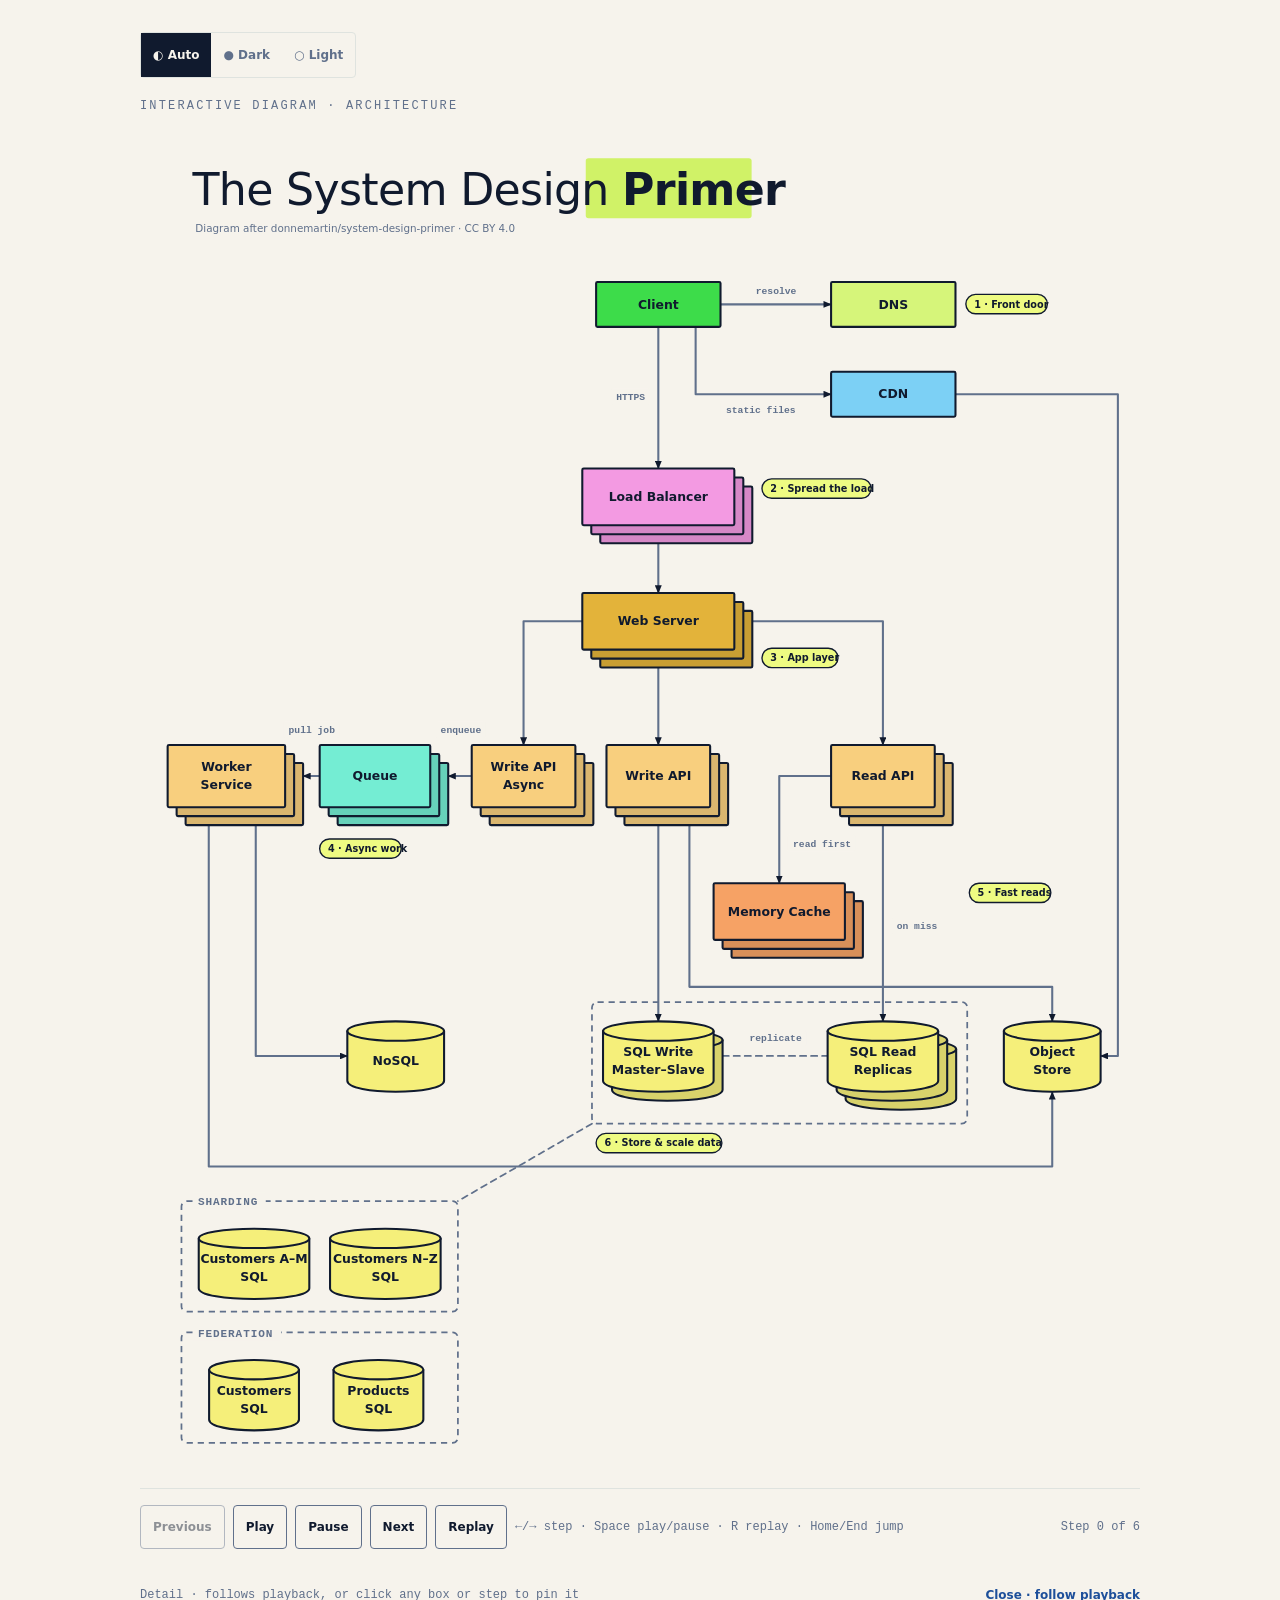
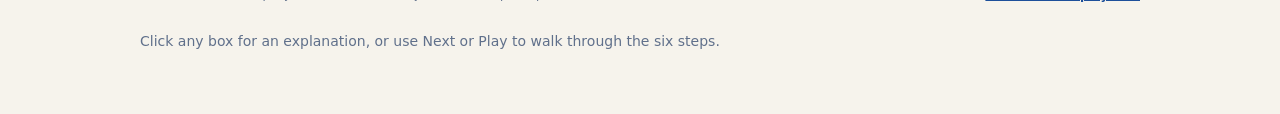
<file: site-prototype/hero.html>
<!DOCTYPE html>
<html lang="en">
<head>
  <meta charset="UTF-8">
  <meta name="darkreader-lock">
  <meta name="viewport" content="width=device-width, initial-scale=1.0">
      <title>The System Design Primer — a web system at scale</title>
  <style>
    *, *::before, *::after { box-sizing: border-box; }
    :root {
      --color-paper: #f6f3ec;
      --color-panel: #fffdf8;
      --color-ink: #101a2e;
      --color-muted: #60708b;
      --color-soft: #60708b;
      --color-accent: #ff7961;
      --color-lime: #c9f24b;
      --color-link: #96c1ff;
      --color-link-text: #1d4f9a;
      --color-rule: #dfe3df;
      --color-strip: #f0f1ee; --color-pill: #d9ee4a; --color-tag: #eefb82;
      --tint-coral: #fcd7c6; --tint-blue: #dbe9fb; --tint-lime: #f0fab4; --color-ring-o: #a9bfd0; --color-ring-i: #5aa3f2; --color-diag: #3f7f8c;
      --font-sans: Inter, ui-sans-serif, system-ui, -apple-system, "Segoe UI", sans-serif;
      --font-serif: ui-serif, Georgia, "Times New Roman", serif;
      --font-mono: SFMono-Regular, Consolas, "Liberation Mono", Menlo, monospace;
      --motion-fast: 160ms;
      --motion-step: 480ms;
      --motion-hold: 720ms;
      --motion-total: 5040ms;
      --motion-ease: cubic-bezier(.2,.8,.2,1);
    }
    @media (prefers-color-scheme: dark) {
      :root:not([data-theme="light"]) {
        --color-paper: #11151d; --color-panel: #171c26; --color-ink: #ece8de;
        --color-muted: #95a0b4; --color-soft: #95a0b4; --color-rule: #2d3543;
        --color-link-text: #96c1ff; --color-strip: #212836; --color-pill: #b8d63a; --color-tag: #c9f24b;
        --tint-coral: #5a352b; --tint-blue: #25385a; --tint-lime: #3d4a1d; --color-ring-o: #4b6275; --color-ring-i: #4a8fdc; --color-diag: #6fb3c0;
      }
    }
    :root[data-theme="dark"],
    :root:has(#t-dark:checked),
    body:has(#t-dark:checked) {
      --color-paper: #11151d; --color-panel: #171c26; --color-ink: #ece8de;
        --color-muted: #95a0b4; --color-soft: #95a0b4; --color-rule: #2d3543;
        --color-link-text: #96c1ff; --color-strip: #212836; --color-pill: #b8d63a; --color-tag: #c9f24b;
        --tint-coral: #5a352b; --tint-blue: #25385a; --tint-lime: #3d4a1d; --color-ring-o: #4b6275; --color-ring-i: #4a8fdc; --color-diag: #6fb3c0;
    }
    :root[data-theme="light"],
    :root:has(#t-light:checked),
    body:has(#t-light:checked) {
      --color-paper: #f7f7f2; --color-panel: #ffffff; --color-ink: #101a2e;
        --color-muted: #60708b; --color-soft: #60708b; --color-rule: #dfe3df;
        --color-link-text: #1d4f9a; --color-strip: #f0f1ee; --color-pill: #d9ee4a; --color-tag: #eefb82;
        --tint-coral: #fcd7c6; --tint-blue: #dbe9fb; --tint-lime: #f0fab4; --color-ring-o: #a9bfd0; --color-ring-i: #5aa3f2; --color-diag: #3f7f8c;
    }
    html:has(#t-dark:checked) { color-scheme: dark; }
    html:has(#t-light:checked) { color-scheme: light; }
    html { background: var(--color-paper); }
    body {
      margin: 0;
      min-height: 100vh;
      padding: 32px 16px 48px;
      color: var(--color-ink);
      background: var(--color-paper);
      font-family: var(--font-sans);
      display: grid;
      justify-items: center;
    }
    [data-motion-root] { width: min(100%, 1000px); max-width: 100%; min-width: 0; outline: none; }
    .topbar {
      display: flex; flex-wrap: wrap; align-items: center; justify-content: space-between;
      gap: 12px; margin-bottom: 20px;
    }
    .back {
      color: var(--color-link-text); font: 500 14px/1.4 var(--font-sans);
      min-height: 44px; display: inline-flex; align-items: center;
    }
    .back:focus-visible, .node-link:focus-visible, .follow:focus-visible {
      outline: 3px solid var(--color-accent); outline-offset: 2px;
    }
    .theme { display: inline-flex; border: 1px solid var(--color-rule); border-radius: 4px; padding: 0; margin: 0; min-width: 0; }
    .theme legend { position: absolute; width: 1px; height: 1px; overflow: hidden; clip: rect(0,0,0,0); }
    .theme input { position: absolute; opacity: 0; width: 1px; height: 1px; }
    .theme label {
      display: inline-flex; align-items: center; justify-content: center;
      min-width: 44px; min-height: 44px; padding: 0 12px; cursor: pointer;
      color: var(--color-muted); font: 600 12px/1 var(--font-sans);
    }
    .theme input:checked + label { background: var(--color-ink); color: var(--color-paper); }
    .theme input:focus-visible + label { outline: 3px solid var(--color-accent); outline-offset: -3px; }
    .eyebrow {
      margin: 0 0 8px;
      color: var(--color-muted);
      font: 500 12px/1.4 var(--font-mono);
      letter-spacing: .18em;
      text-transform: uppercase;
    }
    h1.sr-only-h { position: absolute; width: 1px; height: 1px; overflow: hidden; clip: rect(0,0,0,0); }
    svg { display: block; width: 100%; min-width: 0; height: auto; }
    .diagram-container { position: relative; width: 100%; overflow: visible; }
    .bg { fill: var(--color-paper); }
    .title { fill: var(--color-ink); font: 400 64px var(--font-sans); letter-spacing: -1px; }
    .b { font-weight: 800; }
    .card-box { fill: var(--color-panel); stroke: var(--color-rule); stroke-width: 2; }
    .card-box.soft { fill: var(--color-strip); stroke: var(--color-rule); }
    .edge-crm { stroke: #ff9a7a; stroke-width: 3; }
    .edge-enr { stroke: #5ac8f0; stroke-width: 3; }
    .strip { fill: var(--color-strip); }
    .t-coral { fill: var(--tint-coral); }
    .t-blue { fill: var(--tint-blue); }
    .t-lime { fill: var(--tint-lime); }
    .pill { fill: var(--color-panel); stroke: var(--color-pill); stroke-width: 3; transition: stroke-width var(--motion-fast); }
    .pill-ul { fill: var(--color-pill); opacity: .85; }
    .pill-t { fill: var(--color-ink); font-weight: 700; font-family: var(--font-sans); letter-spacing: -.5px; }
    .tag { fill: var(--color-tag); }
    .tag-t { fill: #101a2e; font: 500 20px var(--font-sans); }
    .txt { fill: var(--color-ink); font-family: var(--font-sans); }
    .txt-b { fill: var(--color-ink); font-family: var(--font-sans); font-weight: 700; }
    .txt-m { fill: var(--color-muted); font-family: var(--font-sans); font-weight: 500; }
    .ico { fill: var(--color-rule); }
    .chip-c { fill: var(--color-panel); stroke: var(--color-rule); stroke-width: 3; }
    .chip-d { fill: var(--color-ink); }
    .logo-bg { fill: #fff; stroke: var(--color-rule); stroke-width: 0.8; }
    .ico-l { fill: var(--color-ink); font-family: var(--font-sans); font-weight: 700; pointer-events: none; }
    .dot-lime { fill: #c9f24b; }
    .dot-red { fill: #ef4b4b; }
    .ph { fill: var(--color-strip); stroke: var(--color-rule); }
    .line { fill: none; stroke: var(--color-ink); stroke-width: 1.6; }
    .loop { fill: none; stroke: var(--color-ink); stroke-width: 1.6; stroke-dasharray: 5 5; }
    .rule { stroke: var(--color-rule); stroke-width: 1.5; }
    .ring-o { fill: none; stroke: var(--color-ring-o); stroke-width: 10; opacity: .35; }
    .arc-o { fill: none; stroke: var(--color-ring-o); stroke-width: 4; }
    .arc-i { fill: none; stroke: var(--color-ring-i); stroke-width: 3; }
    .diag { fill: none; stroke: var(--color-diag); stroke-width: 3; }
    .mkp { fill: var(--color-ink); }
    .mko { fill: var(--color-ring-o); }
    .mki { fill: var(--color-ring-i); }
    .mkt { fill: var(--color-diag); }
    .node-link { cursor: pointer; }
    .node-link:hover .pill { stroke-width: 5; }
    .motion-ready .is-current .pill { stroke: var(--color-ink); stroke-width: 5; }
    .motion-ready .is-current .tag { fill: #c9f24b; stroke: var(--color-ink); stroke-width: 2; }
    .motion-ready[data-frame="step"] [data-motion-item].is-visible:not(.is-current) { opacity: .28; }

    /* Idle state: whole diagram visible. Dimming applies only while stepping or playing. */
    .motion-ready[data-frame="start"]:not(.is-playing) [data-motion-item] { opacity: 1; transform: none; }

    /* Every box is a link. */
    .box-link { cursor: pointer; }
    .hit { fill: transparent; stroke: transparent; stroke-width: 5; }
    .box-link:is(:hover, :focus-visible) :is(.card-box, .chip-c, .hit, .pill) {
      stroke: #c9f24b; stroke-width: 5; filter: drop-shadow(0 0 1.5px rgba(16,26,46,.7));
    }
    .box-link:focus-visible { outline: 3px solid var(--color-accent); outline-offset: 3px; }

    .motion-ready [data-motion-item] {
      opacity: .12;
      transform: translateY(8px);
      transform-box: fill-box;
      transform-origin: center;
      transition: opacity var(--motion-step) var(--motion-ease),
                  transform var(--motion-step) var(--motion-ease);
    }
    .motion-ready [data-motion-item].is-visible,
    .motion-ready[data-frame="end"] [data-motion-item],
    .motion-ready[data-frame="static"] [data-motion-item] {
      opacity: 1;
      transform: none;
    }

    [data-motion-controls] {
      display: none;
      align-items: center;
      flex-wrap: wrap;
      gap: 8px;
      margin-top: 16px;
      padding-top: 16px;
      border-top: 1px solid var(--color-rule);
    }
    .motion-ready [data-motion-controls] { display: flex; }
    [data-motion-controls][hidden] { display: none !important; }
    [data-motion-controls] button {
      min-width: 44px;
      min-height: 44px;
      padding: 8px 12px;
      border: 1px solid var(--color-muted);
      border-radius: 4px;
      color: var(--color-ink);
      background: var(--color-paper);
      font: 600 12px/1 var(--font-sans);
      cursor: pointer;
    }
    [data-motion-controls] button:hover { border-color: var(--color-accent); }
    [data-motion-controls] button:focus-visible {
      outline: 3px solid var(--color-accent);
      outline-offset: 2px;
    }
    [data-motion-controls] button:disabled { cursor: not-allowed; opacity: .45; }
    .keyboard-help { color: var(--color-muted); font: 400 12px/1.4 var(--font-mono); }
    [data-motion-status-visible] {
      margin-left: auto;
      color: var(--color-muted);
      font: 500 12px/1.4 var(--font-mono);
    }
    .sr-only {
      position: absolute;
      width: 1px;
      height: 1px;
      padding: 0;
      margin: -1px;
      overflow: hidden;
      clip: rect(0,0,0,0);
      white-space: nowrap;
      border: 0;
    }
    noscript p {
      margin: 12px 0 0;
      color: var(--color-muted);
      font: 500 12px/1.4 var(--font-mono);
    }

    /* Detail panel: all cards without JS, follows playback step, or pinned by :target. */
    .panel { margin-top: 24px; scroll-margin-top: 16px; }
    .panel-head { display: flex; flex-wrap: wrap; align-items: center; justify-content: space-between; gap: 8px; margin-bottom: 12px; }
    .panel-head p { margin: 0; color: var(--color-muted); font: 500 12px/1.4 var(--font-mono); }
    .follow { color: var(--color-link-text); font: 600 12px/1 var(--font-sans); min-height: 44px; display: inline-flex; align-items: center; }
    .card {
      margin: 0 0 12px; padding: 16px; border: 1px solid var(--color-rule); border-radius: 6px;
      background: var(--color-panel); scroll-margin-top: 16px;
    }
    .card h2 { margin: 0 0 4px; font: 400 22px/1.2 var(--font-serif); }
    .card .goal { margin: 0 0 12px; color: var(--color-muted); font: 400 14px/1.5 var(--font-sans); }
    .card ul { margin: 0; padding-left: 18px; font: 400 14px/1.6 var(--font-sans); }
    .card code { font: 500 13px var(--font-mono); }
    .hint { display: none; color: var(--color-muted); font: 400 14px/1.5 var(--font-sans); }
    .motion-ready .card { display: none; }
    .motion-ready[data-step-current="0"] .hint { display: block; }
    .motion-ready[data-step-current="1"] #detail-1,
    .motion-ready[data-step-current="2"] #detail-2,
    .motion-ready[data-step-current="3"] #detail-3,
    .motion-ready[data-step-current="4"] #detail-4,
    .motion-ready[data-step-current="5"] #detail-5,
    .motion-ready[data-step-current="6"] #detail-6,
    .motion-ready[data-step-current="7"] #detail-7 { display: block; }
    /* Popup explainers: sit inside the diagram frame, next to the box or pill they explain. */
    .pop {
      --w: min(400px, 92%);
      display: none; position: absolute; z-index: 30; width: var(--w);
      left: min(calc(var(--x) + 10px), calc(100% - var(--w)));
      top: var(--y);
      margin: 0; padding: 20px 22px 22px; border: 1px solid var(--color-rule); border-radius: 14px;
      background: var(--color-panel); color: var(--color-ink); box-shadow: 0 10px 30px rgba(16,26,46,.28);
      scroll-margin: 35vh 0;
    }
    .pop.pl { left: max(0px, min(calc(var(--x) - var(--w) - 10px), calc(100% - var(--w)))); }
    .pop.pu { transform: translateY(calc(-100% + 60px)); }  /* lower half: grow upward so it stays in the frame */
    .pop:target { display: block; border-color: var(--color-accent); }
    .pop h2 { margin: 0 30px 8px 0; font: 400 22px/1.2 var(--font-serif); }
    .pop h3 { margin: 16px 0 4px; color: var(--color-muted); font: 600 11px/1.3 var(--font-mono); letter-spacing: .12em; text-transform: uppercase; }
    .pop p, .pop ul { margin: 0; font: 400 15px/1.55 var(--font-sans); }
    .pop .goal { margin: 0 0 8px; color: var(--color-muted); font-size: 15px; line-height: 1.55; }
    .pop ul { padding-left: 18px; }
    .pop li + li { margin-top: 4px; }
    .pop code { font: 500 13.5px var(--font-mono); }
    .pop .phase-tag { margin: 0 0 4px; }
    .pop-x {
      position: absolute; top: 12px; right: 12px; display: inline-flex; align-items: center; justify-content: center;
      width: 32px; height: 32px; border-radius: 16px; color: var(--color-muted); font: 500 16px/1 var(--font-sans); text-decoration: none;
    }
    .pop-x:hover { color: var(--color-ink); background: var(--color-strip); }
    .pop-x:focus-visible { outline: 3px solid var(--color-accent); outline-offset: 1px; }
    .phase-tag a {
      display: inline-flex; align-items: center; min-height: 22px; padding: 0 9px; border-radius: 11px;
      background: var(--color-tag); color: #101a2e; font: 500 11px/1 var(--font-sans); text-decoration: none;
    }
    .phase-tag a:hover { outline: 2px solid var(--color-ink); }
    .phase-tag a:focus-visible { outline: 3px solid var(--color-accent); outline-offset: 2px; }
    .pop .chips { list-style: none; margin: 0; padding: 0; display: flex; flex-wrap: wrap; gap: 6px; }
    .pop .chips li { padding: 3px 11px; border: 1px solid var(--color-rule); border-radius: 14px; background: var(--color-strip); font: 500 13.5px/1.5 var(--font-sans); }
    .pop .chips a { color: inherit; text-decoration: none; border-bottom: 1px solid transparent; }
    .pop .chips a:hover, .pop .chips a:focus-visible { border-bottom-color: #c9f24b; box-shadow: 0 2px 0 #c9f24b; outline: none; }

    html[data-motion="static"] [data-motion-controls],
    html[data-motion="static"] [data-motion-decorative] { display: none !important; }
    html[data-motion="static"] [data-motion-item] {
      opacity: 1 !important;
      transform: none !important;
      animation: none !important;
      transition: none !important;
    }
    html[data-motion="step"] [data-motion-controls],
    html[data-motion="step"] [data-motion-decorative] { display: none !important; }
    html[data-motion="step"] [data-motion-item] {
      animation: none !important;
      transition: none !important;
    }
    @media (prefers-reduced-motion: reduce) {
      *, *::before, *::after {
        animation-duration: .001ms !important;
        animation-iteration-count: 1 !important;
        scroll-behavior: auto !important;
        transition-duration: .001ms !important;
      }
      [data-motion-item] { opacity: 1 !important; transform: none !important; }
      [data-motion-decorative] { display: none !important; }
      [data-motion-controls] { display: none !important; }
    }
    @media print {
      .diagram-container { overflow-x: visible; }
      .topbar, .theme { display: none !important; }
      [data-motion-controls], [data-motion-decorative] { display: none !important; }
      [data-motion-item] {
        opacity: 1 !important;
        transform: none !important;
        animation: none !important;
        transition: none !important;
      }
      .motion-ready .card { display: block; }
      .pop { display: none !important; }
    }

    /* System Design Primer diagram additions. */
    .sys-arrow { fill: none; stroke: var(--color-muted); stroke-width: 3; stroke-linecap: round; stroke-linejoin: round; }
    .sys-dash { fill: none; stroke: var(--color-muted); stroke-width: 2.5; stroke-dasharray: 9 7; stroke-linecap: round; }
    .sys-box { stroke: #101a2e; stroke-width: 3; }
    .sys-text { fill: #101a2e; font: 700 22px var(--font-sans); pointer-events: none; }
    .sys-small { fill: #101a2e; font: 700 18px var(--font-sans); pointer-events: none; }
    .sys-copy { stroke: #101a2e; stroke-width: 3; opacity: 1; }
    .sys-frame { fill: none; stroke: var(--color-muted); stroke-width: 2.5; stroke-dasharray: 9 7; }
    .sys-frame-label { fill: var(--color-paper); }
    .sys-frame-text { fill: var(--color-muted); font: 700 16px var(--font-mono); letter-spacing: .08em; }
    .edge-label-bg { fill: var(--color-paper); opacity: .98; }
    .edge-label { fill: var(--color-muted); font: 600 14px var(--font-mono); }
    .step-badge { fill: var(--color-tag); stroke: var(--color-ink); stroke-width: 2; }
    .step-badge-t { fill: #101a2e; font: 700 14px var(--font-sans); }
    .cyl { stroke: #101a2e; stroke-width: 3; fill: #f5ef7a; }
    .cyl-back { stroke: #101a2e; stroke-width: 3; }
  </style>
</head>
<body>
  <main id="top" data-motion-root tabindex="-1" data-motion-mode="step" data-step-count="6" data-step-current="6" data-frame="static" data-static-frame="complete">
    <div class="topbar">
      <fieldset class="theme"><legend>Theme</legend><input type="radio" name="theme" id="t-auto" checked><label for="t-auto">◐ Auto</label><input type="radio" name="theme" id="t-dark"><label for="t-dark">● Dark</label><input type="radio" name="theme" id="t-light"><label for="t-light">○ Light</label></fieldset>
    </div>
    <p class="eyebrow">Interactive diagram · architecture</p>
    <h1 class="sr-only-h">The System Design Primer — a web system at scale</h1>
    <!-- GENERATED:START -->
<div class="diagram-container"><svg viewBox="0 0 1447 1953" xmlns="http://www.w3.org/2000/svg" role="img" aria-labelledby="primer-title primer-desc">
<title id="primer-title">The System Design Primer — a web system at scale</title>
<desc id="primer-desc">A client resolves DNS and can use a CDN. HTTPS traffic passes through a load balancer and web servers to APIs, queues, caches, databases, and object storage.</desc>
<defs><marker id="mk" markerWidth="12" markerHeight="10" refX="11" refY="5" orient="auto" markerUnits="userSpaceOnUse"><path class="mkp" d="M0,0 L12,5 L0,10 Z"/></marker></defs>
<rect class="bg" width="1447" height="1953"/>
<rect x="645" y="51" width="240" height="87" rx="4" fill="#c9f24b" opacity=".82"/>
<text class="title" x="76" y="118">The System Design <tspan class="b">Primer</tspan></text>
<text class="txt-m" x="80" y="158" style="font-size:15px">Diagram after donnemartin/system-design-primer · CC BY 4.0</text>
<g data-motion-item data-step="1" aria-label="Step 1 of 6: Front door connectors"><path class="sys-arrow" d="M840,262.5 L1000,262.5" marker-end="url(#mk)"/><g><rect class="edge-label-bg" x="883" y="230" width="73.4" height="24" rx="3"/><text class="edge-label" x="891" y="247">resolve</text></g><path class="sys-arrow" d="M804,295 L804,392.5 L1000,392.5" marker-end="url(#mk)"/><g><rect class="edge-label-bg" x="840" y="402" width="114.4" height="24" rx="3"/><text class="edge-label" x="848" y="419">static files</text></g></g>
<g data-motion-item data-step="2" aria-label="Step 2 of 6: Spread the load connectors"><path class="sys-arrow" d="M750,295 L750,500" marker-end="url(#mk)"/><g><rect class="edge-label-bg" x="681" y="384" width="57.0" height="24" rx="3"/><text class="edge-label" x="689" y="401">HTTPS</text></g><path class="sys-arrow" d="M750,608 L750,680" marker-end="url(#mk)"/></g>
<g data-motion-item data-step="3" aria-label="Step 3 of 6: App layer connectors"><path class="sys-arrow" d="M640,721 L555,721 L555,900" marker-end="url(#mk)"/><path class="sys-arrow" d="M750,788 L750,900" marker-end="url(#mk)"/><path class="sys-arrow" d="M886,721 L1075,721 L1075,900" marker-end="url(#mk)"/></g>
<g data-motion-item data-step="4" aria-label="Step 4 of 6: Async work connectors"><path class="sys-arrow" d="M480,945 L446,945" marker-end="url(#mk)"/><g><rect class="edge-label-bg" x="427" y="866" width="73.4" height="24" rx="3"/><text class="edge-label" x="435" y="883">enqueue</text></g><path class="sys-arrow" d="M260,945 L236,945" marker-end="url(#mk)"/><g><rect class="edge-label-bg" x="207" y="866" width="81.6" height="24" rx="3"/><text class="edge-label" x="215" y="883">pull job</text></g><path class="sys-arrow" d="M167.5,1016 L167.5,1350 L300,1350" marker-end="url(#mk)"/></g>
<g data-motion-item data-step="5" aria-label="Step 5 of 6: Fast reads connectors"><path class="sys-arrow" d="M1000,945 L925,945 L925,1100" marker-end="url(#mk)"/><g><rect class="edge-label-bg" x="937" y="1030" width="98.0" height="24" rx="3"/><text class="edge-label" x="945" y="1047">read first</text></g><path class="sys-arrow" d="M1075,1016 L1075,1300" marker-end="url(#mk)"/><g><rect class="edge-label-bg" x="1087" y="1150" width="73.4" height="24" rx="3"/><text class="edge-label" x="1095" y="1167">on miss</text></g></g>
<g data-motion-item data-step="6" aria-label="Step 6 of 6: Store and scale data connectors"><path class="sys-arrow" d="M1180,392.5 L1415,392.5 L1415,1350 L1390,1350" marker-end="url(#mk)"/><path class="sys-arrow" d="M99.5,1016 L99.5,1510 L1320,1510 L1320,1402" marker-end="url(#mk)"/><path class="sys-arrow" d="M750,1016 L750,1300" marker-end="url(#mk)"/><path class="sys-arrow" d="M795,1016 L795,1250 L1320,1250 L1320,1300" marker-end="url(#mk)"/><path class="sys-dash" d="M843,1350 L995,1350"/><g><rect class="edge-label-bg" x="874" y="1312" width="89.8" height="24" rx="3"/><text class="edge-label" x="882" y="1329">replicate</text></g><path class="sys-dash" d="M654,1448 L460,1560"/></g>
<g data-motion-item data-step="1" aria-label="Step 1 of 6: Front door components"><a class="box-link" href="#box-client" aria-label="Client: open explanation"><rect class="sys-box" x="660" y="230" width="180" height="65" rx="2" fill="#3ddc4a"/><text class="sys-small" text-anchor="middle"><tspan x="750.0" y="268.5">Client</tspan></text><rect class="hit" x="656" y="226" width="188" height="73"/></a><a class="box-link" href="#box-dns" aria-label="DNS: open explanation"><rect class="sys-box" x="1000" y="230" width="180" height="65" rx="2" fill="#d6f57a"/><text class="sys-small" text-anchor="middle"><tspan x="1090.0" y="268.5">DNS</tspan></text><rect class="hit" x="996" y="226" width="188" height="73"/></a><a class="box-link" href="#box-cdn" aria-label="CDN: open explanation"><rect class="sys-box" x="1000" y="360" width="180" height="65" rx="2" fill="#7cd0f5"/><text class="sys-small" text-anchor="middle"><tspan x="1090.0" y="398.5">CDN</tspan></text><rect class="hit" x="996" y="356" width="188" height="73"/></a><a href="#pop-1" class="box-link" aria-label="Step 1: Front door"><rect class="step-badge" x="1195" y="248" width="118" height="28" rx="14"/><text class="step-badge-t" x="1207" y="267">1 · Front door</text></a></g>
<g data-motion-item data-step="2" aria-label="Step 2 of 6: Spread the load components"><a class="box-link" href="#box-load-balancer" aria-label="Load Balancer: open explanation"><rect class="sys-copy" x="666" y="526" width="220" height="82" rx="2" fill="#d688c7"/><rect class="sys-copy" x="653" y="513" width="220" height="82" rx="2" fill="#d688c7"/><rect class="sys-box" x="640" y="500" width="220" height="82" rx="2" fill="#f39ae2"/><text class="sys-small" text-anchor="middle"><tspan x="750.0" y="547.0">Load Balancer</tspan></text><rect class="hit" x="636" y="496" width="228" height="90"/></a><a class="box-link" href="#box-web-server" aria-label="Web Server: open explanation"><rect class="sys-copy" x="666" y="706" width="220" height="82" rx="2" fill="#c89e33"/><rect class="sys-copy" x="653" y="693" width="220" height="82" rx="2" fill="#c89e33"/><rect class="sys-box" x="640" y="680" width="220" height="82" rx="2" fill="#e3b33a"/><text class="sys-small" text-anchor="middle"><tspan x="750.0" y="727.0">Web Server</tspan></text><rect class="hit" x="636" y="676" width="228" height="90"/></a><a href="#pop-2" class="box-link" aria-label="Step 2: Spread the load"><rect class="step-badge" x="900" y="515" width="158" height="28" rx="14"/><text class="step-badge-t" x="912" y="534">2 · Spread the load</text></a></g>
<g data-motion-item data-step="3" aria-label="Step 3 of 6: App layer components"><a class="box-link" href="#box-write-api-async" aria-label="Write API Async: open explanation"><rect class="sys-copy" x="506" y="926" width="150" height="90" rx="2" fill="#dab66f"/><rect class="sys-copy" x="493" y="913" width="150" height="90" rx="2" fill="#dab66f"/><rect class="sys-box" x="480" y="900" width="150" height="90" rx="2" fill="#f8cf7e"/><text class="sys-small" text-anchor="middle"><tspan x="555.0" y="938.0">Write API</tspan><tspan x="555.0" y="964.0">Async</tspan></text><rect class="hit" x="476" y="896" width="158" height="98"/></a><a class="box-link" href="#box-write-api" aria-label="Write API: open explanation"><rect class="sys-copy" x="701" y="926" width="150" height="90" rx="2" fill="#dab66f"/><rect class="sys-copy" x="688" y="913" width="150" height="90" rx="2" fill="#dab66f"/><rect class="sys-box" x="675" y="900" width="150" height="90" rx="2" fill="#f8cf7e"/><text class="sys-small" text-anchor="middle"><tspan x="750.0" y="951.0">Write API</tspan></text><rect class="hit" x="671" y="896" width="158" height="98"/></a><a class="box-link" href="#box-read-api" aria-label="Read API: open explanation"><rect class="sys-copy" x="1026" y="926" width="150" height="90" rx="2" fill="#dab66f"/><rect class="sys-copy" x="1013" y="913" width="150" height="90" rx="2" fill="#dab66f"/><rect class="sys-box" x="1000" y="900" width="150" height="90" rx="2" fill="#f8cf7e"/><text class="sys-small" text-anchor="middle"><tspan x="1075.0" y="951.0">Read API</tspan></text><rect class="hit" x="996" y="896" width="158" height="98"/></a><a href="#pop-3" class="box-link" aria-label="Step 3: App layer"><rect class="step-badge" x="900" y="760" width="110" height="28" rx="14"/><text class="step-badge-t" x="912" y="779">3 · App layer</text></a></g>
<g data-motion-item data-step="4" aria-label="Step 4 of 6: Async work components"><a class="box-link" href="#box-worker-service" aria-label="Worker Service: open explanation"><rect class="sys-copy" x="66" y="926" width="170" height="90" rx="2" fill="#dab66f"/><rect class="sys-copy" x="53" y="913" width="170" height="90" rx="2" fill="#dab66f"/><rect class="sys-box" x="40" y="900" width="170" height="90" rx="2" fill="#f8cf7e"/><text class="sys-small" text-anchor="middle"><tspan x="125.0" y="938.0">Worker</tspan><tspan x="125.0" y="964.0">Service</tspan></text><rect class="hit" x="36" y="896" width="178" height="98"/></a><a class="box-link" href="#box-queue" aria-label="Queue: open explanation"><rect class="sys-copy" x="286" y="926" width="160" height="90" rx="2" fill="#66d1ba"/><rect class="sys-copy" x="273" y="913" width="160" height="90" rx="2" fill="#66d1ba"/><rect class="sys-box" x="260" y="900" width="160" height="90" rx="2" fill="#74edd3"/><text class="sys-small" text-anchor="middle"><tspan x="340.0" y="951.0">Queue</tspan></text><rect class="hit" x="256" y="896" width="168" height="98"/></a><a class="box-link" href="#box-nosql" aria-label="NoSQL: open explanation"><path class="cyl" fill="#f5ef7a" d="M300,1314 C300,1307.0 440,1307.0 440,1314 V1386 C440,1407.0 300,1407.0 300,1386 Z"/><ellipse class="cyl" fill="#f5ef7a" cx="370.0" cy="1314" rx="70.0" ry="14"/><text class="sys-small" text-anchor="middle"><tspan x="370.0" y="1363.0">NoSQL</tspan></text><rect class="hit" x="296" y="1296" width="148" height="108"/></a><a href="#pop-4" class="box-link" aria-label="Step 4: Async work"><rect class="step-badge" x="260" y="1036" width="118" height="28" rx="14"/><text class="step-badge-t" x="272" y="1055">4 · Async work</text></a></g>
<g data-motion-item data-step="5" aria-label="Step 5 of 6: Fast reads components"><a class="box-link" href="#box-memory-cache" aria-label="Memory Cache: open explanation"><rect class="sys-copy" x="856" y="1126" width="190" height="82" rx="2" fill="#d88f59"/><rect class="sys-copy" x="843" y="1113" width="190" height="82" rx="2" fill="#d88f59"/><rect class="sys-box" x="830" y="1100" width="190" height="82" rx="2" fill="#f6a265"/><text class="sys-small" text-anchor="middle"><tspan x="925.0" y="1147.0">Memory Cache</tspan></text><rect class="hit" x="826" y="1096" width="198" height="90"/></a><a class="box-link" href="#box-sql-read" aria-label="SQL Read Replicas: open explanation"><path class="cyl-back" fill="#d8d26b" d="M1021,1340 C1021,1333.0 1181,1333.0 1181,1340 V1412 C1181,1433.0 1021,1433.0 1021,1412 Z"/><ellipse class="cyl-back" fill="#d8d26b" cx="1101.0" cy="1340" rx="80.0" ry="14"/><path class="cyl-back" fill="#d8d26b" d="M1008,1327 C1008,1320.0 1168,1320.0 1168,1327 V1399 C1168,1420.0 1008,1420.0 1008,1399 Z"/><ellipse class="cyl-back" fill="#d8d26b" cx="1088.0" cy="1327" rx="80.0" ry="14"/><path class="cyl" fill="#f5ef7a" d="M995,1314 C995,1307.0 1155,1307.0 1155,1314 V1386 C1155,1407.0 995,1407.0 995,1386 Z"/><ellipse class="cyl" fill="#f5ef7a" cx="1075.0" cy="1314" rx="80.0" ry="14"/><text class="sys-small" text-anchor="middle"><tspan x="1075.0" y="1350.0">SQL Read</tspan><tspan x="1075.0" y="1376.0">Replicas</tspan></text><rect class="hit" x="991" y="1296" width="168" height="108"/></a><a href="#pop-5" class="box-link" aria-label="Step 5: Fast reads"><rect class="step-badge" x="1200" y="1100" width="118" height="28" rx="14"/><text class="step-badge-t" x="1212" y="1119">5 · Fast reads</text></a></g>
<g data-motion-item data-step="6" aria-label="Step 6 of 6: Store and scale data components"><rect class="sys-frame" x="654" y="1272" width="543" height="176" rx="8"/><a class="box-link" href="#box-sharding" aria-label="sharding: open explanation"><rect class="sys-frame" x="60" y="1560" width="400" height="160" rx="8"/><rect class="sys-frame-label" x="76" y="1548" width="106" height="24"/><text class="sys-frame-text" x="84" y="1566">SHARDING</text></a><a class="box-link" href="#box-federation" aria-label="federation: open explanation"><rect class="sys-frame" x="60" y="1750" width="400" height="160" rx="8"/><rect class="sys-frame-label" x="76" y="1738" width="128" height="24"/><text class="sys-frame-text" x="84" y="1756">FEDERATION</text></a><a class="box-link" href="#box-sql-write" aria-label="SQL Write Master–Slave: open explanation"><path class="cyl-back" fill="#d8d26b" d="M683,1327 C683,1320.0 843,1320.0 843,1327 V1399 C843,1420.0 683,1420.0 683,1399 Z"/><ellipse class="cyl-back" fill="#d8d26b" cx="763.0" cy="1327" rx="80.0" ry="14"/><path class="cyl" fill="#f5ef7a" d="M670,1314 C670,1307.0 830,1307.0 830,1314 V1386 C830,1407.0 670,1407.0 670,1386 Z"/><ellipse class="cyl" fill="#f5ef7a" cx="750.0" cy="1314" rx="80.0" ry="14"/><text class="sys-small" text-anchor="middle"><tspan x="750.0" y="1350.0">SQL Write</tspan><tspan x="750.0" y="1376.0">Master–Slave</tspan></text><rect class="hit" x="666" y="1296" width="168" height="108"/></a><a class="box-link" href="#box-object-store" aria-label="Object Store: open explanation"><path class="cyl" fill="#f5ef7a" d="M1250,1314 C1250,1307.0 1390,1307.0 1390,1314 V1386 C1390,1407.0 1250,1407.0 1250,1386 Z"/><ellipse class="cyl" fill="#f5ef7a" cx="1320.0" cy="1314" rx="70.0" ry="14"/><text class="sys-small" text-anchor="middle"><tspan x="1320.0" y="1350.0">Object</tspan><tspan x="1320.0" y="1376.0">Store</tspan></text><rect class="hit" x="1246" y="1296" width="148" height="108"/></a><a class="box-link" href="#box-sharding" aria-label="Customers A–M SQL: open explanation"><path class="cyl" fill="#f5ef7a" d="M85,1614 C85,1607.0 245,1607.0 245,1614 V1686 C245,1707.0 85,1707.0 85,1686 Z"/><ellipse class="cyl" fill="#f5ef7a" cx="165.0" cy="1614" rx="80.0" ry="14"/><text class="sys-small" text-anchor="middle"><tspan x="165.0" y="1650.0">Customers A–M</tspan><tspan x="165.0" y="1676.0">SQL</tspan></text><rect class="hit" x="81" y="1596" width="168" height="108"/></a><a class="box-link" href="#box-sharding" aria-label="Customers N–Z SQL: open explanation"><path class="cyl" fill="#f5ef7a" d="M275,1614 C275,1607.0 435,1607.0 435,1614 V1686 C435,1707.0 275,1707.0 275,1686 Z"/><ellipse class="cyl" fill="#f5ef7a" cx="355.0" cy="1614" rx="80.0" ry="14"/><text class="sys-small" text-anchor="middle"><tspan x="355.0" y="1650.0">Customers N–Z</tspan><tspan x="355.0" y="1676.0">SQL</tspan></text><rect class="hit" x="271" y="1596" width="168" height="108"/></a><a class="box-link" href="#box-federation" aria-label="Customers SQL: open explanation"><path class="cyl" fill="#f5ef7a" d="M100,1804 C100,1797.0 230,1797.0 230,1804 V1876 C230,1897.0 100,1897.0 100,1876 Z"/><ellipse class="cyl" fill="#f5ef7a" cx="165.0" cy="1804" rx="65.0" ry="14"/><text class="sys-small" text-anchor="middle"><tspan x="165.0" y="1840.0">Customers</tspan><tspan x="165.0" y="1866.0">SQL</tspan></text><rect class="hit" x="96" y="1786" width="138" height="108"/></a><a class="box-link" href="#box-federation" aria-label="Products SQL: open explanation"><path class="cyl" fill="#f5ef7a" d="M280,1804 C280,1797.0 410,1797.0 410,1804 V1876 C410,1897.0 280,1897.0 280,1876 Z"/><ellipse class="cyl" fill="#f5ef7a" cx="345.0" cy="1804" rx="65.0" ry="14"/><text class="sys-small" text-anchor="middle"><tspan x="345.0" y="1840.0">Products</tspan><tspan x="345.0" y="1866.0">SQL</tspan></text><rect class="hit" x="276" y="1786" width="138" height="108"/></a><a href="#pop-6" class="box-link" aria-label="Step 6: Store &amp; scale data"><rect class="step-badge" x="660" y="1462" width="182" height="28" rx="14"/><text class="step-badge-t" x="672" y="1481">6 · Store &amp; scale data</text></a></g>
</svg>
<article class="pop phase-pop pl" id="pop-1" style="--x: 82.6%; --y: 12.7%"><a class="pop-x" href="#close-card" aria-label="Close explanation">✕</a><h2>1 · Front door</h2><p class="goal">DNS maps the site name to an address. A CDN can serve static files near the client.</p></article>
<article class="pop phase-pop" id="pop-2" style="--x: 62.2%; --y: 26.4%"><a class="pop-x" href="#close-card" aria-label="Close explanation">✕</a><h2>2 · Spread the load</h2><p class="goal">A load balancer spreads traffic across web servers. The web layer routes the request to the right application API.</p></article>
<article class="pop phase-pop" id="pop-3" style="--x: 62.2%; --y: 38.9%"><a class="pop-x" href="#close-card" aria-label="Close explanation">✕</a><h2>3 · App layer</h2><p class="goal">Read, write, and asynchronous APIs separate work that scales differently. Each API has one clear next hop.</p></article>
<article class="pop phase-pop" id="pop-4" style="--x: 18.0%; --y: 53.0%"><a class="pop-x" href="#close-card" aria-label="Close explanation">✕</a><h2>4 · Async work</h2><p class="goal">A queue holds slow work until a worker can pull it. That keeps long-running jobs off the request path.</p></article>
<article class="pop phase-pop pl pu" id="pop-5" style="--x: 82.9%; --y: 56.3%"><a class="pop-x" href="#close-card" aria-label="Close explanation">✕</a><h2>5 · Fast reads</h2><p class="goal">Read requests check memory first. Read replicas take pressure off the SQL writer when the cache misses.</p></article>
<article class="pop phase-pop pu" id="pop-6" style="--x: 45.6%; --y: 74.9%"><a class="pop-x" href="#close-card" aria-label="Close explanation">✕</a><h2>6 · Store &amp; scale data</h2><p class="goal">The write database replicates to readers, while object storage and split databases scale data handling.</p></article>
<article class="pop box-card" id="box-client" style="--x: 51.8%; --y: 13.4%"><a class="pop-x" href="#close-card" aria-label="Close explanation">✕</a><h2>Client</h2><p class="phase-tag"><a href="#pop-1">Step 1 · Front door</a></p><h3>What it is</h3><p>The person or program making a request.</p><h3>Its job here</h3><p>It starts by resolving a name or requesting static content. Dynamic HTTPS traffic continues to the Load Balancer.</p><h3>Trade-off</h3><p>Clients depend on DNS; a DNS outage can stop access even when servers are running.</p><h3>In the primer</h3><p><a href="index.html#topic-domain-name-system" target="_top">Domain name system →</a></p></article>
<article class="pop box-card pl" id="box-dns" style="--x: 75.3%; --y: 13.4%"><a class="pop-x" href="#close-card" aria-label="Close explanation">✕</a><h2>DNS</h2><p class="phase-tag"><a href="#pop-1">Step 1 · Front door</a></p><h3>What it is</h3><p>DNS translates a domain name to an IP address.</p><h3>Its job here</h3><p>It receives the client lookup and tells the client where to connect. The client can then reach the CDN or Load Balancer.</p><h3>Examples</h3><ul class="chips"><li>CloudFlare</li><li>Route 53</li></ul><h3>Trade-off</h3><p>Accessing DNS adds a slight delay, though caching can reduce it.</p><h3>In the primer</h3><p><a href="index.html#topic-domain-name-system" target="_top">DNS →</a></p></article>
<article class="pop box-card pl" id="box-cdn" style="--x: 75.3%; --y: 20.1%"><a class="pop-x" href="#close-card" aria-label="Close explanation">✕</a><h2>CDN</h2><p class="phase-tag"><a href="#pop-1">Step 1 · Front door</a></p><h3>What it is</h3><p>A CDN is a distributed network of proxy servers that serves content close to users.</p><h3>Its job here</h3><p>It receives static requests from the Client and serves or fetches files from Object Store. This keeps static work away from Web Server.</p><h3>Examples</h3><ul class="chips"><li>CloudFlare</li></ul><h3>Trade-off</h3><p>Content can be stale when it changes before its TTL expires.</p><h3>In the primer</h3><p><a href="index.html#topic-content-delivery-network" target="_top">Content delivery network →</a></p></article>
<article class="pop box-card" id="box-load-balancer" style="--x: 51.8%; --y: 27.7%"><a class="pop-x" href="#close-card" aria-label="Close explanation">✕</a><h2>Load Balancer</h2><p class="phase-tag"><a href="#pop-2">Step 2 · Spread the load</a></p><h3>What it is</h3><p>A load balancer distributes incoming requests across computing resources.</p><h3>Its job here</h3><p>It receives HTTPS traffic from the Client and sends it to Web Server instances. Multiple instances avoid one machine carrying all traffic.</p><h3>Examples</h3><ul class="chips"><li>HAProxy</li><li>NGINX</li></ul><h3>Trade-off</h3><p>A load balancer can become a bottleneck if it lacks resources or is configured poorly.</p><h3>In the primer</h3><p><a href="index.html#topic-load-balancer" target="_top">Load balancer →</a></p></article>
<article class="pop box-card" id="box-web-server" style="--x: 51.8%; --y: 36.9%"><a class="pop-x" href="#close-card" aria-label="Close explanation">✕</a><h2>Web Server</h2><p class="phase-tag"><a href="#pop-2">Step 2 · Spread the load</a></p><h3>What it is</h3><p>A reverse proxy centralizes internal services behind one public interface.</p><h3>Its job here</h3><p>It receives traffic from Load Balancer and routes it to the APIs. It can also serve cached or static content.</p><h3>Examples</h3><ul class="chips"><li>NGINX</li><li>HAProxy</li></ul><h3>Trade-off</h3><p>A single reverse proxy is a single point of failure; failover adds complexity.</p><h3>In the primer</h3><p><a href="index.html#topic-reverse-proxy-web-server" target="_top">Reverse proxy (web server) →</a></p></article>
<article class="pop box-card" id="box-worker-service" style="--x: 8.6%; --y: 48.4%"><a class="pop-x" href="#close-card" aria-label="Close explanation">✕</a><h2>Worker Service</h2><p class="phase-tag"><a href="#pop-4">Step 4 · Async work</a></p><h3>What it is</h3><p>A worker runs jobs outside the request path.</p><h3>Its job here</h3><p>It pulls a job from Queue and can update NoSQL or store output in Object Store. This keeps slow work away from the client request.</p><h3>Examples</h3><ul class="chips"><li>Celery</li></ul><h3>Trade-off</h3><p>Queues can add delays and complexity.</p><h3>In the primer</h3><p><a href="index.html#topic-asynchronism" target="_top">Asynchronism / task queues →</a></p></article>
<article class="pop box-card" id="box-queue" style="--x: 23.5%; --y: 48.4%"><a class="pop-x" href="#close-card" aria-label="Close explanation">✕</a><h2>Queue</h2><p class="phase-tag"><a href="#pop-4">Step 4 · Async work</a></p><h3>What it is</h3><p>A message queue receives, holds, and delivers jobs.</p><h3>Its job here</h3><p>Write API Async enqueues work here. Worker Service pulls the next job and processes it in the background.</p><h3>Examples</h3><ul class="chips"><li>Redis</li><li>RabbitMQ</li><li>Amazon SQS</li></ul><h3>Trade-off</h3><p>Queues can add delays and complexity.</p><h3>In the primer</h3><p><a href="index.html#topic-asynchronism" target="_top">Asynchronism / message queues →</a></p></article>
<article class="pop box-card" id="box-write-api-async" style="--x: 38.4%; --y: 48.4%"><a class="pop-x" href="#close-card" aria-label="Close explanation">✕</a><h2>Write API Async</h2><p class="phase-tag"><a href="#pop-3">Step 3 · App layer</a></p><h3>What it is</h3><p>An application API that accepts work that can finish later.</p><h3>Its job here</h3><p>It receives work from Web Server and hands a job to Queue. Worker Service handles that job outside the request.</p><h3>Trade-off</h3><p>Queues add delays and complexity for work that would be inexpensive to run synchronously.</p><h3>In the primer</h3><p><a href="index.html#topic-application-layer" target="_top">Application layer →</a></p></article>
<article class="pop box-card" id="box-write-api" style="--x: 51.8%; --y: 48.4%"><a class="pop-x" href="#close-card" aria-label="Close explanation">✕</a><h2>Write API</h2><p class="phase-tag"><a href="#pop-3">Step 3 · App layer</a></p><h3>What it is</h3><p>An application API that handles writes.</p><h3>Its job here</h3><p>It receives write requests from Web Server and sends changes to SQL Write Master–Slave. It can also store files in Object Store.</p><h3>Trade-off</h3><p>Loosely coupled services add deployment and operations complexity.</p><h3>In the primer</h3><p><a href="index.html#topic-application-layer" target="_top">Application layer →</a></p></article>
<article class="pop box-card pl" id="box-read-api" style="--x: 74.3%; --y: 48.4%"><a class="pop-x" href="#close-card" aria-label="Close explanation">✕</a><h2>Read API</h2><p class="phase-tag"><a href="#pop-3">Step 3 · App layer</a></p><h3>What it is</h3><p>An application API that handles reads.</p><h3>Its job here</h3><p>It receives requests from Web Server and checks Memory Cache first. On a miss it reads from SQL Read Replicas.</p><h3>Trade-off</h3><p>Loosely coupled services add deployment and operations complexity.</p><h3>In the primer</h3><p><a href="index.html#topic-application-layer" target="_top">Application layer →</a></p></article>
<article class="pop box-card pu" id="box-memory-cache" style="--x: 63.9%; --y: 58.4%"><a class="pop-x" href="#close-card" aria-label="Close explanation">✕</a><h2>Memory Cache</h2><p class="phase-tag"><a href="#pop-5">Step 5 · Fast reads</a></p><h3>What it is</h3><p>An in-memory cache holds key-value data in RAM.</p><h3>Its job here</h3><p>Read API checks it first. On a miss, Read API reads from SQL Read Replicas instead. This takes load off the database.</p><h3>Examples</h3><ul class="chips"><li>Memcached</li><li>Redis</li></ul><h3>Trade-off</h3><p>Cache invalidation is difficult and adds complexity.</p><h3>In the primer</h3><p><a href="index.html#topic-cache" target="_top">Cache →</a></p></article>
<article class="pop box-card pu" id="box-nosql" style="--x: 25.6%; --y: 69.1%"><a class="pop-x" href="#close-card" aria-label="Close explanation">✕</a><h2>NoSQL</h2><p class="phase-tag"><a href="#pop-4">Step 4 · Async work</a></p><h3>What it is</h3><p>A NoSQL database stores data outside the relational model.</p><h3>Its job here</h3><p>Worker Service can update it after pulling a job from Queue. It accepts data that does not need the SQL write path.</p><h3>Examples</h3><ul class="chips"><li>MongoDB</li><li>DynamoDB</li><li>Cassandra</li></ul><h3>Trade-off</h3><p>NoSQL systems often trade strong consistency for availability or partition tolerance.</p><h3>In the primer</h3><p><a href="index.html#topic-database" target="_top">NoSQL →</a></p></article>
<article class="pop box-card pu" id="box-sql-write" style="--x: 51.8%; --y: 69.1%"><a class="pop-x" href="#close-card" aria-label="Close explanation">✕</a><h2>SQL Write Master–Slave</h2><p class="phase-tag"><a href="#pop-6">Step 6 · Store and scale data</a></p><h3>What it is</h3><p>A master serves writes and replicates them to slaves.</p><h3>Its job here</h3><p>Write API sends writes here. Changes replicate to SQL Read Replicas, which serve read traffic.</p><h3>Examples</h3><ul class="chips"><li>MySQL</li></ul><h3>Trade-off</h3><p>A master failure before replication can cause data loss.</p><h3>In the primer</h3><p><a href="index.html#topic-database" target="_top">Master-slave replication →</a></p></article>
<article class="pop box-card pl pu" id="box-sql-read" style="--x: 74.3%; --y: 69.1%"><a class="pop-x" href="#close-card" aria-label="Close explanation">✕</a><h2>SQL Read Replicas</h2><p class="phase-tag"><a href="#pop-5">Step 5 · Fast reads</a></p><h3>What it is</h3><p>Read replicas serve reads after changes are copied from the write master.</p><h3>Its job here</h3><p>Read API sends cache misses here. The replicas reduce load on SQL Write Master–Slave.</p><h3>Examples</h3><ul class="chips"><li>MySQL</li></ul><h3>Trade-off</h3><p>More replicas can mean greater replication lag.</p><h3>In the primer</h3><p><a href="index.html#topic-database" target="_top">Master-slave replication →</a></p></article>
<article class="pop box-card pl pu" id="box-object-store" style="--x: 91.2%; --y: 69.1%"><a class="pop-x" href="#close-card" aria-label="Close explanation">✕</a><h2>Object Store</h2><p class="phase-tag"><a href="#pop-6">Step 6 · Store and scale data</a></p><h3>What it is</h3><p>Object storage keeps static files separately from application servers.</p><h3>Its job here</h3><p>CDN serves static files from it, while Write API and Worker Service can store new files there. This removes that content from Web Server storage.</p><h3>Examples</h3><ul class="chips"><li>S3</li></ul><h3>Trade-off</h3><p>Separate storage increases complexity and requires application changes.</p><h3>In the primer</h3><p><a href="index.html#solution-scaling-aws" target="_top">Scaling AWS walkthrough →</a></p></article>
<article class="pop box-card pu" id="box-sharding" style="--x: 18.0%; --y: 84.0%"><a class="pop-x" href="#close-card" aria-label="Close explanation">✕</a><h2>Sharding</h2><p class="phase-tag"><a href="#pop-6">Step 6 · Store and scale data</a></p><h3>What it is</h3><p>Sharding distributes one data set across databases, each holding a subset.</p><h3>Its job here</h3><p>Customers A–M and Customers N–Z show a split by data range. Application logic chooses the shard for each read and write.</p><h3>Trade-off</h3><p>You need to update application logic to determine which shard to read and write.</p><h3>In the primer</h3><p><a href="index.html#topic-database" target="_top">Sharding →</a></p></article>
<article class="pop box-card pu" id="box-federation" style="--x: 18.0%; --y: 93.7%"><a class="pop-x" href="#close-card" aria-label="Close explanation">✕</a><h2>Federation</h2><p class="phase-tag"><a href="#pop-6">Step 6 · Store and scale data</a></p><h3>What it is</h3><p>Federation splits databases by function.</p><h3>Its job here</h3><p>Customers SQL and Products SQL keep different functions separate. The application chooses the database for each operation.</p><h3>Trade-off</h3><p>Joining data from two databases is more complex.</p><h3>In the primer</h3><p><a href="index.html#topic-database" target="_top">Federation →</a></p></article>
</div>
<!-- GENERATED:END -->
    <div data-motion-controls role="group" aria-label="Diagram playback controls">
      <button type="button" data-motion-action="prev">Previous</button>
      <button type="button" data-motion-action="play" aria-pressed="false">Play</button>
      <button type="button" data-motion-action="pause" aria-pressed="true">Pause</button>
      <button type="button" data-motion-action="next">Next</button>
      <button type="button" data-motion-action="replay">Replay</button>
      <span class="keyboard-help">←/→ step · Space play/pause · R replay · Home/End jump</span>
      <span data-motion-status-visible aria-hidden="true">Step <span data-motion-step-label>6</span> of 6</span>
    </div>
    <p class="sr-only" data-motion-status role="status" aria-live="polite" aria-atomic="true"></p>
    <noscript><p>Animation controls require JavaScript. The complete final diagram is shown above.</p></noscript>
    <i id="close-card" aria-hidden="true"></i>
    <section class="panel" id="panel" aria-label="Step detail"><div class="panel-head"><p>Detail · follows playback, or click any box or step to pin it</p><a class="follow" href="#close-card">Close · follow playback</a></div><p class="hint">Click any box for an explanation, or use Next or Play to walk through the six steps.</p><article class="card" id="detail-1"><h2>1 · Front door</h2><p class="goal">DNS maps the site name to an address. A CDN can serve static files near the client.</p><p>The client enters through DNS or the CDN.</p></article>
<article class="card" id="detail-2"><h2>2 · Spread the load</h2><p class="goal">A load balancer spreads traffic across web servers. The web layer routes the request to the right application API.</p><p>Requests are distributed before they reach the application.</p></article>
<article class="card" id="detail-3"><h2>3 · App layer</h2><p class="goal">Read, write, and asynchronous APIs separate work that scales differently. Each API has one clear next hop.</p><p>The API layer separates read, write, and deferred work.</p></article>
<article class="card" id="detail-4"><h2>4 · Async work</h2><p class="goal">A queue holds slow work until a worker can pull it. That keeps long-running jobs off the request path.</p><p>Queued work is processed without blocking the request.</p></article>
<article class="card" id="detail-5"><h2>5 · Fast reads</h2><p class="goal">Read requests check memory first. Read replicas take pressure off the SQL writer when the cache misses.</p><p>The read path favors memory and then replicas.</p></article>
<article class="card" id="detail-6"><h2>6 · Store and scale data</h2><p class="goal">The write database replicates to readers, while object storage and split databases scale data handling.</p><p>Storage patterns keep growing data manageable.</p></article></section>
  </main>

  <script data-diagram-controls>
    (() => {
      const params = new URLSearchParams(location.search);
      const staticOverride = params.get('motion') === 'static' || document.documentElement.dataset.motion === 'static';
      const requestedStep = params.get('step');
      const reduce = matchMedia('(prefers-reduced-motion: reduce)');
      document.fonts.ready.then(() => { document.documentElement.dataset.fontsReady = 'true'; });

      document.querySelectorAll('[data-motion-root]').forEach((root) => {
        const count = Number(root.dataset.stepCount);
        const hold = parseFloat(getComputedStyle(root).getPropertyValue('--motion-hold')) || 720;
        const parsedStep = requestedStep !== null && /^\d+$/.test(requestedStep) ? Number(requestedStep) : null;
        const exactStep = params.get('motion') === 'step' && Number.isSafeInteger(parsedStep) && parsedStep >= 0 && parsedStep <= count ? parsedStep : null;
        const items = [...root.querySelectorAll('[data-motion-item]')];
        const labels = Array.from({ length: count + 1 }, (_, index) => index === 0
          ? 'Ready'
          : items.filter((item) => !item.hasAttribute('data-motion-decorative') && Number(item.dataset.step) === index)
              .map((item) => item.getAttribute('aria-label')).join('; '));
        const controls = root.querySelector('[data-motion-controls]');
        const status = root.querySelector('[data-motion-status]');
        const visibleStep = root.querySelector('[data-motion-step-label]');
        let step = count;
        let timer = 0;
        let playing = false;
        let stepBeforeReduce = 0;
        let resumeAfterReduce = root.dataset.motionMode === 'reveal';

        const buttons = (action) => controls.querySelector(`[data-motion-action="${action}"]`);
        const clearClock = () => { window.clearTimeout(timer); timer = 0; };
        const announce = () => { status.textContent = `Step ${step} of ${count}: ${labels[step] || 'Complete'}`; };
        const setControlsAvailable = (available) => {
          controls.hidden = !available;
          controls.setAttribute('aria-hidden', String(!available));
          controls.dataset.playbackDisabled = String(!available);
          controls.querySelectorAll('button').forEach((control) => { control.disabled = !available; });
        };

        function render(next, userInitiated = false) {
          step = Math.max(0, Math.min(count, next));
          root.dataset.stepCurrent = String(step);
          root.dataset.frame = step === count ? 'end' : step === 0 ? 'start' : 'step';
          items.forEach((item) => {
            const itemStep = Number(item.dataset.step);
            item.classList.toggle('is-visible', itemStep <= step);
            item.classList.toggle('is-current', itemStep === step);
          });
          if (visibleStep) visibleStep.textContent = String(step);
          const unavailable = controls.dataset.playbackDisabled === 'true';
          buttons('prev').disabled = unavailable || step === 0;
          buttons('next').disabled = unavailable || step === count;
          if (userInitiated) announce();
        }

        function pause(userInitiated = false) {
          clearClock();
          playing = false;
          root.classList.remove('is-playing');
          buttons('play').setAttribute('aria-pressed', 'false');
          buttons('pause').setAttribute('aria-pressed', 'true');
          if (userInitiated) status.textContent = `Paused at step ${step} of ${count}`;
        }

        function finish() {
          pause(false);
          root.dataset.frame = 'end';
          status.textContent = `Complete · step ${count} of ${count}`;
        }

        function tick() {
          if (!playing) return;
          if (step >= count) { finish(); return; }
          render(step + 1, false);
          if (step >= count) { finish(); return; }
          timer = window.setTimeout(tick, hold);
        }

        function play(fromStart = false, userInitiated = false) {
          clearClock();
          if (fromStart || step >= count) render(0, userInitiated);
          playing = true;
          root.classList.add('is-playing');
          buttons('play').setAttribute('aria-pressed', 'true');
          buttons('pause').setAttribute('aria-pressed', 'false');
          timer = window.setTimeout(tick, hold);
        }

        controls.addEventListener('click', (event) => {
          const button = event.target.closest('[data-motion-action]');
          if (!button) return;
          const action = button.dataset.motionAction;
          if (action === 'play') play(false, true);
          if (action === 'pause') pause(true);
          if (action === 'replay') play(true, true);
          if (action === 'prev') { pause(false); render(step - 1, true); }
          if (action === 'next') { pause(false); render(step + 1, true); }
        });

        root.addEventListener('keydown', (event) => {
          if (event.target.matches('input, textarea, select, a[href]')) return;
          const keys = { ArrowLeft: step - 1, ArrowRight: step + 1, Home: 0, End: count };
          if (event.code === 'Space' && !event.target.closest('button')) {
            event.preventDefault();
            playing ? pause(true) : play(false, true);
            return;
          }
          if (!event.ctrlKey && !event.metaKey && !event.altKey && event.key.toLowerCase() === 'r') {
            event.preventDefault();
            play(true, true);
            return;
          }
          if (!(event.key in keys)) return;
          event.preventDefault();
          pause(false);
          render(keys[event.key], true);
        });

        document.addEventListener('visibilitychange', () => {
          if (document.visibilityState === 'hidden' && playing) pause(false);
        });
        reduce.addEventListener('change', (event) => {
          if (event.matches && root.dataset.motionState !== 'reduced') {
            stepBeforeReduce = step;
            resumeAfterReduce = playing;
          }
          pause(false);
          if (event.matches) {
            setControlsAvailable(false);
            render(count, false);
            root.dataset.frame = 'static';
            root.dataset.motionState = 'reduced';
            status.textContent = 'Reduced motion · complete static frame · playback controls unavailable';
          } else if (staticOverride || root.dataset.motionMode === 'none') {
            setControlsAvailable(false);
            render(count, false);
            root.dataset.frame = 'static';
            root.dataset.motionState = 'static';
            status.textContent = 'Static frame · complete diagram · playback controls unavailable';
          } else {
            delete root.dataset.motionState;
            if (exactStep !== null) {
              setControlsAvailable(false);
              render(exactStep, false);
              root.dataset.frame = 'step';
              root.dataset.motionState = 'test';
              status.textContent = `Test frame · step ${step} of ${count} · playback controls unavailable`;
            } else {
              setControlsAvailable(true);
              render(stepBeforeReduce, false);
              status.textContent = `Ready · step ${step} of ${count}`;
              if (resumeAfterReduce && root.dataset.motionMode === 'reveal') {
                play(false, false);
              }
            }
            resumeAfterReduce = false;
          }
        });

        if (staticOverride) {
          document.documentElement.dataset.motion = 'static';
          pause(false);
          setControlsAvailable(false);
          render(count, false);
          root.dataset.frame = 'static';
          root.dataset.motionState = 'static';
          status.textContent = 'Static frame · complete diagram · playback controls unavailable';
        } else if (reduce.matches || root.dataset.motionMode === 'none') {
          pause(false);
          setControlsAvailable(false);
          render(count, false);
          root.dataset.frame = 'static';
          root.dataset.motionState = reduce.matches ? 'reduced' : 'static';
          status.textContent = reduce.matches
            ? 'Reduced motion · complete static frame · playback controls unavailable'
            : 'Static frame · complete diagram · playback controls unavailable';
        } else if (exactStep !== null) {
          document.documentElement.dataset.motion = 'step';
          pause(false);
          setControlsAvailable(false);
          render(exactStep, false);
          root.dataset.frame = 'step';
          root.dataset.motionState = 'test';
          status.textContent = `Test frame · step ${step} of ${count} · playback controls unavailable`;
        } else if (root.dataset.motionMode === 'reveal') {
          setControlsAvailable(true);
          render(0, false);
          play(false, false);
        } else {
          pause(false);
          setControlsAvailable(true);
          render(0, false);
          status.textContent = `Ready · step 0 of ${count}`;
        }
        root.classList.add('motion-ready');
      });
    })();
  </script>
</body>
</html>
</file>
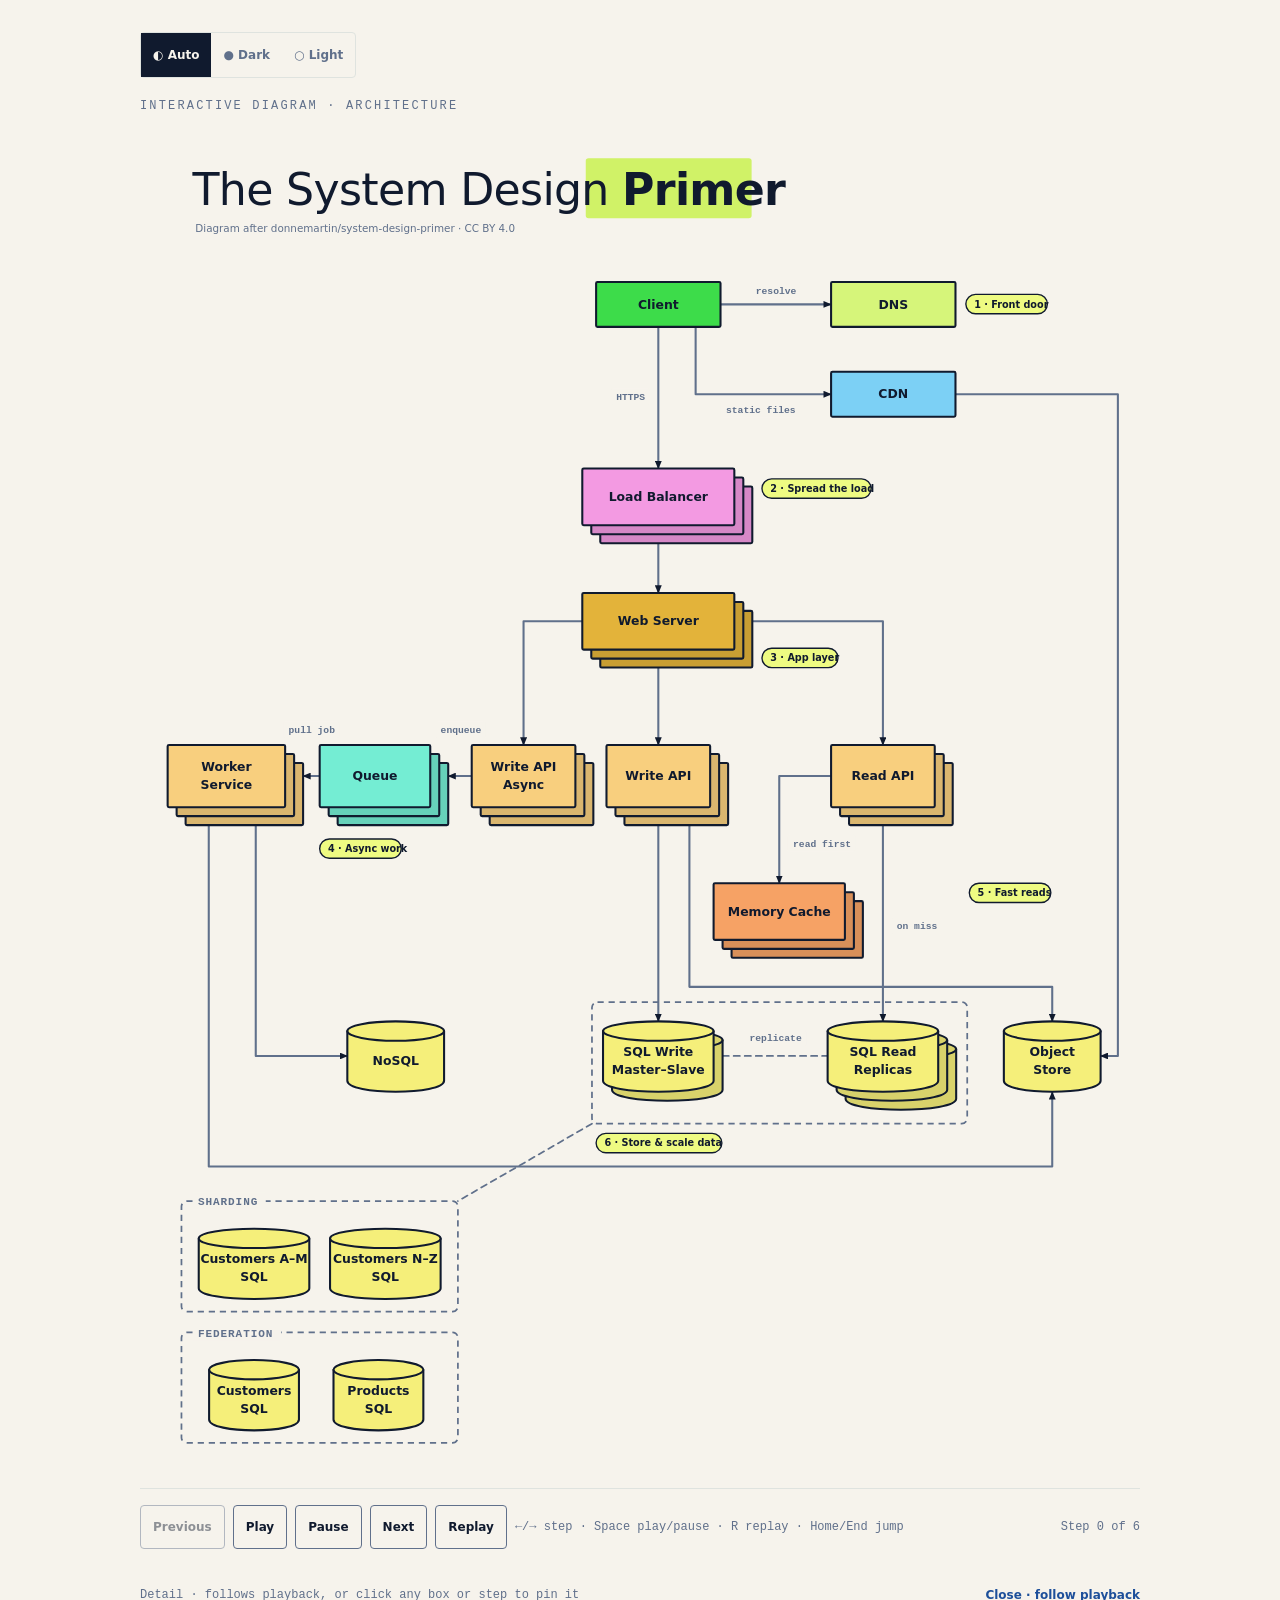
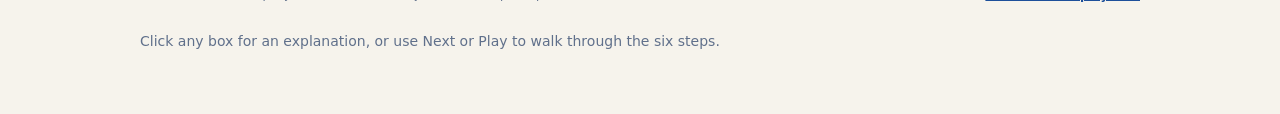
<file: site/diagrams/hero.html>
<!DOCTYPE html>
<html lang="en">
<head>
  <meta charset="UTF-8">
  <meta name="darkreader-lock">
  <meta name="viewport" content="width=device-width, initial-scale=1.0">
      <title>The System Design Primer — a web system at scale</title>
  <style>
    *, *::before, *::after { box-sizing: border-box; }
    :root {
      --color-paper: #f6f3ec;
      --color-panel: #fffdf8;
      --color-ink: #101a2e;
      --color-muted: #60708b;
      --color-soft: #60708b;
      --color-accent: #ff7961;
      --color-lime: #c9f24b;
      --color-link: #96c1ff;
      --color-link-text: #1d4f9a;
      --color-rule: #dfe3df;
      --color-strip: #f0f1ee; --color-pill: #d9ee4a; --color-tag: #eefb82;
      --tint-coral: #fcd7c6; --tint-blue: #dbe9fb; --tint-lime: #f0fab4; --color-ring-o: #a9bfd0; --color-ring-i: #5aa3f2; --color-diag: #3f7f8c;
      --font-sans: Inter, ui-sans-serif, system-ui, -apple-system, "Segoe UI", sans-serif;
      --font-serif: ui-serif, Georgia, "Times New Roman", serif;
      --font-mono: SFMono-Regular, Consolas, "Liberation Mono", Menlo, monospace;
      --motion-fast: 160ms;
      --motion-step: 480ms;
      --motion-hold: 720ms;
      --motion-total: 5040ms;
      --motion-ease: cubic-bezier(.2,.8,.2,1);
    }
    @media (prefers-color-scheme: dark) {
      :root:not([data-theme="light"]) {
        --color-paper: #11151d; --color-panel: #171c26; --color-ink: #ece8de;
        --color-muted: #95a0b4; --color-soft: #95a0b4; --color-rule: #2d3543;
        --color-link-text: #96c1ff; --color-strip: #212836; --color-pill: #b8d63a; --color-tag: #c9f24b;
        --tint-coral: #5a352b; --tint-blue: #25385a; --tint-lime: #3d4a1d; --color-ring-o: #4b6275; --color-ring-i: #4a8fdc; --color-diag: #6fb3c0;
      }
    }
    :root[data-theme="dark"],
    :root:has(#t-dark:checked),
    body:has(#t-dark:checked) {
      --color-paper: #11151d; --color-panel: #171c26; --color-ink: #ece8de;
        --color-muted: #95a0b4; --color-soft: #95a0b4; --color-rule: #2d3543;
        --color-link-text: #96c1ff; --color-strip: #212836; --color-pill: #b8d63a; --color-tag: #c9f24b;
        --tint-coral: #5a352b; --tint-blue: #25385a; --tint-lime: #3d4a1d; --color-ring-o: #4b6275; --color-ring-i: #4a8fdc; --color-diag: #6fb3c0;
    }
    :root[data-theme="light"],
    :root:has(#t-light:checked),
    body:has(#t-light:checked) {
      --color-paper: #f7f7f2; --color-panel: #ffffff; --color-ink: #101a2e;
        --color-muted: #60708b; --color-soft: #60708b; --color-rule: #dfe3df;
        --color-link-text: #1d4f9a; --color-strip: #f0f1ee; --color-pill: #d9ee4a; --color-tag: #eefb82;
        --tint-coral: #fcd7c6; --tint-blue: #dbe9fb; --tint-lime: #f0fab4; --color-ring-o: #a9bfd0; --color-ring-i: #5aa3f2; --color-diag: #3f7f8c;
    }
    html:has(#t-dark:checked) { color-scheme: dark; }
    html:has(#t-light:checked) { color-scheme: light; }
    html { background: var(--color-paper); }
    body {
      margin: 0;
      min-height: 100vh;
      padding: 32px 16px 48px;
      color: var(--color-ink);
      background: var(--color-paper);
      font-family: var(--font-sans);
      display: grid;
      justify-items: center;
    }
    [data-motion-root] { width: min(100%, 1000px); max-width: 100%; min-width: 0; outline: none; }
    .topbar {
      display: flex; flex-wrap: wrap; align-items: center; justify-content: space-between;
      gap: 12px; margin-bottom: 20px;
    }
    .back {
      color: var(--color-link-text); font: 500 14px/1.4 var(--font-sans);
      min-height: 44px; display: inline-flex; align-items: center;
    }
    .back:focus-visible, .node-link:focus-visible, .follow:focus-visible {
      outline: 3px solid var(--color-accent); outline-offset: 2px;
    }
    .theme { display: inline-flex; border: 1px solid var(--color-rule); border-radius: 4px; padding: 0; margin: 0; min-width: 0; }
    .theme legend { position: absolute; width: 1px; height: 1px; overflow: hidden; clip: rect(0,0,0,0); }
    .theme input { position: absolute; opacity: 0; width: 1px; height: 1px; }
    .theme label {
      display: inline-flex; align-items: center; justify-content: center;
      min-width: 44px; min-height: 44px; padding: 0 12px; cursor: pointer;
      color: var(--color-muted); font: 600 12px/1 var(--font-sans);
    }
    .theme input:checked + label { background: var(--color-ink); color: var(--color-paper); }
    .theme input:focus-visible + label { outline: 3px solid var(--color-accent); outline-offset: -3px; }
    .eyebrow {
      margin: 0 0 8px;
      color: var(--color-muted);
      font: 500 12px/1.4 var(--font-mono);
      letter-spacing: .18em;
      text-transform: uppercase;
    }
    h1.sr-only-h { position: absolute; width: 1px; height: 1px; overflow: hidden; clip: rect(0,0,0,0); }
    svg { display: block; width: 100%; min-width: 0; height: auto; }
    .diagram-container { position: relative; width: 100%; overflow: visible; }
    .bg { fill: var(--color-paper); }
    .title { fill: var(--color-ink); font: 400 64px var(--font-sans); letter-spacing: -1px; }
    .b { font-weight: 800; }
    .card-box { fill: var(--color-panel); stroke: var(--color-rule); stroke-width: 2; }
    .card-box.soft { fill: var(--color-strip); stroke: var(--color-rule); }
    .edge-crm { stroke: #ff9a7a; stroke-width: 3; }
    .edge-enr { stroke: #5ac8f0; stroke-width: 3; }
    .strip { fill: var(--color-strip); }
    .t-coral { fill: var(--tint-coral); }
    .t-blue { fill: var(--tint-blue); }
    .t-lime { fill: var(--tint-lime); }
    .pill { fill: var(--color-panel); stroke: var(--color-pill); stroke-width: 3; transition: stroke-width var(--motion-fast); }
    .pill-ul { fill: var(--color-pill); opacity: .85; }
    .pill-t { fill: var(--color-ink); font-weight: 700; font-family: var(--font-sans); letter-spacing: -.5px; }
    .tag { fill: var(--color-tag); }
    .tag-t { fill: #101a2e; font: 500 20px var(--font-sans); }
    .txt { fill: var(--color-ink); font-family: var(--font-sans); }
    .txt-b { fill: var(--color-ink); font-family: var(--font-sans); font-weight: 700; }
    .txt-m { fill: var(--color-muted); font-family: var(--font-sans); font-weight: 500; }
    .ico { fill: var(--color-rule); }
    .chip-c { fill: var(--color-panel); stroke: var(--color-rule); stroke-width: 3; }
    .chip-d { fill: var(--color-ink); }
    .logo-bg { fill: #fff; stroke: var(--color-rule); stroke-width: 0.8; }
    .ico-l { fill: var(--color-ink); font-family: var(--font-sans); font-weight: 700; pointer-events: none; }
    .dot-lime { fill: #c9f24b; }
    .dot-red { fill: #ef4b4b; }
    .ph { fill: var(--color-strip); stroke: var(--color-rule); }
    .line { fill: none; stroke: var(--color-ink); stroke-width: 1.6; }
    .loop { fill: none; stroke: var(--color-ink); stroke-width: 1.6; stroke-dasharray: 5 5; }
    .rule { stroke: var(--color-rule); stroke-width: 1.5; }
    .ring-o { fill: none; stroke: var(--color-ring-o); stroke-width: 10; opacity: .35; }
    .arc-o { fill: none; stroke: var(--color-ring-o); stroke-width: 4; }
    .arc-i { fill: none; stroke: var(--color-ring-i); stroke-width: 3; }
    .diag { fill: none; stroke: var(--color-diag); stroke-width: 3; }
    .mkp { fill: var(--color-ink); }
    .mko { fill: var(--color-ring-o); }
    .mki { fill: var(--color-ring-i); }
    .mkt { fill: var(--color-diag); }
    .node-link { cursor: pointer; }
    .node-link:hover .pill { stroke-width: 5; }
    .motion-ready .is-current .pill { stroke: var(--color-ink); stroke-width: 5; }
    .motion-ready .is-current .tag { fill: #c9f24b; stroke: var(--color-ink); stroke-width: 2; }
    .motion-ready[data-frame="step"] [data-motion-item].is-visible:not(.is-current) { opacity: .28; }

    /* Idle state: whole diagram visible. Dimming applies only while stepping or playing. */
    .motion-ready[data-frame="start"]:not(.is-playing) [data-motion-item] { opacity: 1; transform: none; }

    /* Every box is a link. */
    .box-link { cursor: pointer; }
    .hit { fill: transparent; stroke: transparent; stroke-width: 5; }
    .box-link:is(:hover, :focus-visible) :is(.card-box, .chip-c, .hit, .pill) {
      stroke: #c9f24b; stroke-width: 5; filter: drop-shadow(0 0 1.5px rgba(16,26,46,.7));
    }
    .box-link:focus-visible { outline: 3px solid var(--color-accent); outline-offset: 3px; }

    .motion-ready [data-motion-item] {
      opacity: .12;
      transform: translateY(8px);
      transform-box: fill-box;
      transform-origin: center;
      transition: opacity var(--motion-step) var(--motion-ease),
                  transform var(--motion-step) var(--motion-ease);
    }
    .motion-ready [data-motion-item].is-visible,
    .motion-ready[data-frame="end"] [data-motion-item],
    .motion-ready[data-frame="static"] [data-motion-item] {
      opacity: 1;
      transform: none;
    }

    [data-motion-controls] {
      display: none;
      align-items: center;
      flex-wrap: wrap;
      gap: 8px;
      margin-top: 16px;
      padding-top: 16px;
      border-top: 1px solid var(--color-rule);
    }
    .motion-ready [data-motion-controls] { display: flex; }
    [data-motion-controls][hidden] { display: none !important; }
    [data-motion-controls] button {
      min-width: 44px;
      min-height: 44px;
      padding: 8px 12px;
      border: 1px solid var(--color-muted);
      border-radius: 4px;
      color: var(--color-ink);
      background: var(--color-paper);
      font: 600 12px/1 var(--font-sans);
      cursor: pointer;
    }
    [data-motion-controls] button:hover { border-color: var(--color-accent); }
    [data-motion-controls] button:focus-visible {
      outline: 3px solid var(--color-accent);
      outline-offset: 2px;
    }
    [data-motion-controls] button:disabled { cursor: not-allowed; opacity: .45; }
    .keyboard-help { color: var(--color-muted); font: 400 12px/1.4 var(--font-mono); }
    [data-motion-status-visible] {
      margin-left: auto;
      color: var(--color-muted);
      font: 500 12px/1.4 var(--font-mono);
    }
    .sr-only {
      position: absolute;
      width: 1px;
      height: 1px;
      padding: 0;
      margin: -1px;
      overflow: hidden;
      clip: rect(0,0,0,0);
      white-space: nowrap;
      border: 0;
    }
    noscript p {
      margin: 12px 0 0;
      color: var(--color-muted);
      font: 500 12px/1.4 var(--font-mono);
    }

    /* Detail panel: all cards without JS, follows playback step, or pinned by :target. */
    .panel { margin-top: 24px; scroll-margin-top: 16px; }
    .panel-head { display: flex; flex-wrap: wrap; align-items: center; justify-content: space-between; gap: 8px; margin-bottom: 12px; }
    .panel-head p { margin: 0; color: var(--color-muted); font: 500 12px/1.4 var(--font-mono); }
    .follow { color: var(--color-link-text); font: 600 12px/1 var(--font-sans); min-height: 44px; display: inline-flex; align-items: center; }
    .card {
      margin: 0 0 12px; padding: 16px; border: 1px solid var(--color-rule); border-radius: 6px;
      background: var(--color-panel); scroll-margin-top: 16px;
    }
    .card h2 { margin: 0 0 4px; font: 400 22px/1.2 var(--font-serif); }
    .card .goal { margin: 0 0 12px; color: var(--color-muted); font: 400 14px/1.5 var(--font-sans); }
    .card ul { margin: 0; padding-left: 18px; font: 400 14px/1.6 var(--font-sans); }
    .card code { font: 500 13px var(--font-mono); }
    .hint { display: none; color: var(--color-muted); font: 400 14px/1.5 var(--font-sans); }
    .motion-ready .card { display: none; }
    .motion-ready[data-step-current="0"] .hint { display: block; }
    .motion-ready[data-step-current="1"] #detail-1,
    .motion-ready[data-step-current="2"] #detail-2,
    .motion-ready[data-step-current="3"] #detail-3,
    .motion-ready[data-step-current="4"] #detail-4,
    .motion-ready[data-step-current="5"] #detail-5,
    .motion-ready[data-step-current="6"] #detail-6,
    .motion-ready[data-step-current="7"] #detail-7 { display: block; }
    /* Popup explainers: sit inside the diagram frame, next to the box or pill they explain. */
    .pop {
      --w: min(400px, 92%);
      display: none; position: absolute; z-index: 30; width: var(--w);
      left: min(calc(var(--x) + 10px), calc(100% - var(--w)));
      top: var(--y);
      margin: 0; padding: 20px 22px 22px; border: 1px solid var(--color-rule); border-radius: 14px;
      background: var(--color-panel); color: var(--color-ink); box-shadow: 0 10px 30px rgba(16,26,46,.28);
      scroll-margin: 35vh 0;
    }
    .pop.pl { left: max(0px, min(calc(var(--x) - var(--w) - 10px), calc(100% - var(--w)))); }
    .pop.pu { transform: translateY(calc(-100% + 60px)); }  /* lower half: grow upward so it stays in the frame */
    .pop:target { display: block; border-color: var(--color-accent); }
    .pop h2 { margin: 0 30px 8px 0; font: 400 22px/1.2 var(--font-serif); }
    .pop h3 { margin: 16px 0 4px; color: var(--color-muted); font: 600 11px/1.3 var(--font-mono); letter-spacing: .12em; text-transform: uppercase; }
    .pop p, .pop ul { margin: 0; font: 400 15px/1.55 var(--font-sans); }
    .pop .goal { margin: 0 0 8px; color: var(--color-muted); font-size: 15px; line-height: 1.55; }
    .pop ul { padding-left: 18px; }
    .pop li + li { margin-top: 4px; }
    .pop code { font: 500 13.5px var(--font-mono); }
    .pop .phase-tag { margin: 0 0 4px; }
    .pop-x {
      position: absolute; top: 12px; right: 12px; display: inline-flex; align-items: center; justify-content: center;
      width: 32px; height: 32px; border-radius: 16px; color: var(--color-muted); font: 500 16px/1 var(--font-sans); text-decoration: none;
    }
    .pop-x:hover { color: var(--color-ink); background: var(--color-strip); }
    .pop-x:focus-visible { outline: 3px solid var(--color-accent); outline-offset: 1px; }
    .phase-tag a {
      display: inline-flex; align-items: center; min-height: 22px; padding: 0 9px; border-radius: 11px;
      background: var(--color-tag); color: #101a2e; font: 500 11px/1 var(--font-sans); text-decoration: none;
    }
    .phase-tag a:hover { outline: 2px solid var(--color-ink); }
    .phase-tag a:focus-visible { outline: 3px solid var(--color-accent); outline-offset: 2px; }
    .pop .chips { list-style: none; margin: 0; padding: 0; display: flex; flex-wrap: wrap; gap: 6px; }
    .pop .chips li { padding: 3px 11px; border: 1px solid var(--color-rule); border-radius: 14px; background: var(--color-strip); font: 500 13.5px/1.5 var(--font-sans); }
    .pop .chips a { color: inherit; text-decoration: none; border-bottom: 1px solid transparent; }
    .pop .chips a:hover, .pop .chips a:focus-visible { border-bottom-color: #c9f24b; box-shadow: 0 2px 0 #c9f24b; outline: none; }

    html[data-motion="static"] [data-motion-controls],
    html[data-motion="static"] [data-motion-decorative] { display: none !important; }
    html[data-motion="static"] [data-motion-item] {
      opacity: 1 !important;
      transform: none !important;
      animation: none !important;
      transition: none !important;
    }
    html[data-motion="step"] [data-motion-controls],
    html[data-motion="step"] [data-motion-decorative] { display: none !important; }
    html[data-motion="step"] [data-motion-item] {
      animation: none !important;
      transition: none !important;
    }
    @media (prefers-reduced-motion: reduce) {
      *, *::before, *::after {
        animation-duration: .001ms !important;
        animation-iteration-count: 1 !important;
        scroll-behavior: auto !important;
        transition-duration: .001ms !important;
      }
      [data-motion-item] { opacity: 1 !important; transform: none !important; }
      [data-motion-decorative] { display: none !important; }
      [data-motion-controls] { display: none !important; }
    }
    @media print {
      .diagram-container { overflow-x: visible; }
      .topbar, .theme { display: none !important; }
      [data-motion-controls], [data-motion-decorative] { display: none !important; }
      [data-motion-item] {
        opacity: 1 !important;
        transform: none !important;
        animation: none !important;
        transition: none !important;
      }
      .motion-ready .card { display: block; }
      .pop { display: none !important; }
    }

    /* System Design Primer diagram additions. */
    .sys-arrow { fill: none; stroke: var(--color-muted); stroke-width: 3; stroke-linecap: round; stroke-linejoin: round; }
    .sys-dash { fill: none; stroke: var(--color-muted); stroke-width: 2.5; stroke-dasharray: 9 7; stroke-linecap: round; }
    .sys-box { stroke: #101a2e; stroke-width: 3; }
    .sys-text { fill: #101a2e; font: 700 22px var(--font-sans); pointer-events: none; }
    .sys-small { fill: #101a2e; font: 700 18px var(--font-sans); pointer-events: none; }
    .sys-copy { stroke: #101a2e; stroke-width: 3; opacity: 1; }
    .sys-frame { fill: none; stroke: var(--color-muted); stroke-width: 2.5; stroke-dasharray: 9 7; }
    .sys-frame-label { fill: var(--color-paper); }
    .sys-frame-text { fill: var(--color-muted); font: 700 16px var(--font-mono); letter-spacing: .08em; }
    .edge-label-bg { fill: var(--color-paper); opacity: .98; }
    .edge-label { fill: var(--color-muted); font: 600 14px var(--font-mono); }
    .step-badge { fill: var(--color-tag); stroke: var(--color-ink); stroke-width: 2; }
    .step-badge-t { fill: #101a2e; font: 700 14px var(--font-sans); }
    .cyl { stroke: #101a2e; stroke-width: 3; fill: #f5ef7a; }
    .cyl-back { stroke: #101a2e; stroke-width: 3; }
  </style>
</head>
<body>
  <main id="top" data-motion-root tabindex="-1" data-motion-mode="step" data-step-count="6" data-step-current="6" data-frame="static" data-static-frame="complete">
    <div class="topbar">
      <fieldset class="theme"><legend>Theme</legend><input type="radio" name="theme" id="t-auto" checked><label for="t-auto">◐ Auto</label><input type="radio" name="theme" id="t-dark"><label for="t-dark">● Dark</label><input type="radio" name="theme" id="t-light"><label for="t-light">○ Light</label></fieldset>
    </div>
    <p class="eyebrow">Interactive diagram · architecture</p>
    <h1 class="sr-only-h">The System Design Primer — a web system at scale</h1>
    <!-- GENERATED:START -->
<div class="diagram-container"><svg viewBox="0 0 1447 1953" xmlns="http://www.w3.org/2000/svg" role="img" aria-labelledby="primer-title primer-desc">
<title id="primer-title">The System Design Primer — a web system at scale</title>
<desc id="primer-desc">A client resolves DNS and can use a CDN. HTTPS traffic passes through a load balancer and web servers to APIs, queues, caches, databases, and object storage.</desc>
<defs><marker id="mk" markerWidth="12" markerHeight="10" refX="11" refY="5" orient="auto" markerUnits="userSpaceOnUse"><path class="mkp" d="M0,0 L12,5 L0,10 Z"/></marker></defs>
<rect class="bg" width="1447" height="1953"/>
<rect x="645" y="51" width="240" height="87" rx="4" fill="#c9f24b" opacity=".82"/>
<text class="title" x="76" y="118">The System Design <tspan class="b">Primer</tspan></text>
<text class="txt-m" x="80" y="158" style="font-size:15px">Diagram after donnemartin/system-design-primer · CC BY 4.0</text>
<g data-motion-item data-step="1" aria-label="Step 1 of 6: Front door connectors"><path class="sys-arrow" d="M840,262.5 L1000,262.5" marker-end="url(#mk)"/><g><rect class="edge-label-bg" x="883" y="230" width="73.4" height="24" rx="3"/><text class="edge-label" x="891" y="247">resolve</text></g><path class="sys-arrow" d="M804,295 L804,392.5 L1000,392.5" marker-end="url(#mk)"/><g><rect class="edge-label-bg" x="840" y="402" width="114.4" height="24" rx="3"/><text class="edge-label" x="848" y="419">static files</text></g></g>
<g data-motion-item data-step="2" aria-label="Step 2 of 6: Spread the load connectors"><path class="sys-arrow" d="M750,295 L750,500" marker-end="url(#mk)"/><g><rect class="edge-label-bg" x="681" y="384" width="57.0" height="24" rx="3"/><text class="edge-label" x="689" y="401">HTTPS</text></g><path class="sys-arrow" d="M750,608 L750,680" marker-end="url(#mk)"/></g>
<g data-motion-item data-step="3" aria-label="Step 3 of 6: App layer connectors"><path class="sys-arrow" d="M640,721 L555,721 L555,900" marker-end="url(#mk)"/><path class="sys-arrow" d="M750,788 L750,900" marker-end="url(#mk)"/><path class="sys-arrow" d="M886,721 L1075,721 L1075,900" marker-end="url(#mk)"/></g>
<g data-motion-item data-step="4" aria-label="Step 4 of 6: Async work connectors"><path class="sys-arrow" d="M480,945 L446,945" marker-end="url(#mk)"/><g><rect class="edge-label-bg" x="427" y="866" width="73.4" height="24" rx="3"/><text class="edge-label" x="435" y="883">enqueue</text></g><path class="sys-arrow" d="M260,945 L236,945" marker-end="url(#mk)"/><g><rect class="edge-label-bg" x="207" y="866" width="81.6" height="24" rx="3"/><text class="edge-label" x="215" y="883">pull job</text></g><path class="sys-arrow" d="M167.5,1016 L167.5,1350 L300,1350" marker-end="url(#mk)"/></g>
<g data-motion-item data-step="5" aria-label="Step 5 of 6: Fast reads connectors"><path class="sys-arrow" d="M1000,945 L925,945 L925,1100" marker-end="url(#mk)"/><g><rect class="edge-label-bg" x="937" y="1030" width="98.0" height="24" rx="3"/><text class="edge-label" x="945" y="1047">read first</text></g><path class="sys-arrow" d="M1075,1016 L1075,1300" marker-end="url(#mk)"/><g><rect class="edge-label-bg" x="1087" y="1150" width="73.4" height="24" rx="3"/><text class="edge-label" x="1095" y="1167">on miss</text></g></g>
<g data-motion-item data-step="6" aria-label="Step 6 of 6: Store and scale data connectors"><path class="sys-arrow" d="M1180,392.5 L1415,392.5 L1415,1350 L1390,1350" marker-end="url(#mk)"/><path class="sys-arrow" d="M99.5,1016 L99.5,1510 L1320,1510 L1320,1402" marker-end="url(#mk)"/><path class="sys-arrow" d="M750,1016 L750,1300" marker-end="url(#mk)"/><path class="sys-arrow" d="M795,1016 L795,1250 L1320,1250 L1320,1300" marker-end="url(#mk)"/><path class="sys-dash" d="M843,1350 L995,1350"/><g><rect class="edge-label-bg" x="874" y="1312" width="89.8" height="24" rx="3"/><text class="edge-label" x="882" y="1329">replicate</text></g><path class="sys-dash" d="M654,1448 L460,1560"/></g>
<g data-motion-item data-step="1" aria-label="Step 1 of 6: Front door components"><a class="box-link" href="#box-client" aria-label="Client: open explanation"><rect class="sys-box" x="660" y="230" width="180" height="65" rx="2" fill="#3ddc4a"/><text class="sys-small" text-anchor="middle"><tspan x="750.0" y="268.5">Client</tspan></text><rect class="hit" x="656" y="226" width="188" height="73"/></a><a class="box-link" href="#box-dns" aria-label="DNS: open explanation"><rect class="sys-box" x="1000" y="230" width="180" height="65" rx="2" fill="#d6f57a"/><text class="sys-small" text-anchor="middle"><tspan x="1090.0" y="268.5">DNS</tspan></text><rect class="hit" x="996" y="226" width="188" height="73"/></a><a class="box-link" href="#box-cdn" aria-label="CDN: open explanation"><rect class="sys-box" x="1000" y="360" width="180" height="65" rx="2" fill="#7cd0f5"/><text class="sys-small" text-anchor="middle"><tspan x="1090.0" y="398.5">CDN</tspan></text><rect class="hit" x="996" y="356" width="188" height="73"/></a><a href="#pop-1" class="box-link" aria-label="Step 1: Front door"><rect class="step-badge" x="1195" y="248" width="118" height="28" rx="14"/><text class="step-badge-t" x="1207" y="267">1 · Front door</text></a></g>
<g data-motion-item data-step="2" aria-label="Step 2 of 6: Spread the load components"><a class="box-link" href="#box-load-balancer" aria-label="Load Balancer: open explanation"><rect class="sys-copy" x="666" y="526" width="220" height="82" rx="2" fill="#d688c7"/><rect class="sys-copy" x="653" y="513" width="220" height="82" rx="2" fill="#d688c7"/><rect class="sys-box" x="640" y="500" width="220" height="82" rx="2" fill="#f39ae2"/><text class="sys-small" text-anchor="middle"><tspan x="750.0" y="547.0">Load Balancer</tspan></text><rect class="hit" x="636" y="496" width="228" height="90"/></a><a class="box-link" href="#box-web-server" aria-label="Web Server: open explanation"><rect class="sys-copy" x="666" y="706" width="220" height="82" rx="2" fill="#c89e33"/><rect class="sys-copy" x="653" y="693" width="220" height="82" rx="2" fill="#c89e33"/><rect class="sys-box" x="640" y="680" width="220" height="82" rx="2" fill="#e3b33a"/><text class="sys-small" text-anchor="middle"><tspan x="750.0" y="727.0">Web Server</tspan></text><rect class="hit" x="636" y="676" width="228" height="90"/></a><a href="#pop-2" class="box-link" aria-label="Step 2: Spread the load"><rect class="step-badge" x="900" y="515" width="158" height="28" rx="14"/><text class="step-badge-t" x="912" y="534">2 · Spread the load</text></a></g>
<g data-motion-item data-step="3" aria-label="Step 3 of 6: App layer components"><a class="box-link" href="#box-write-api-async" aria-label="Write API Async: open explanation"><rect class="sys-copy" x="506" y="926" width="150" height="90" rx="2" fill="#dab66f"/><rect class="sys-copy" x="493" y="913" width="150" height="90" rx="2" fill="#dab66f"/><rect class="sys-box" x="480" y="900" width="150" height="90" rx="2" fill="#f8cf7e"/><text class="sys-small" text-anchor="middle"><tspan x="555.0" y="938.0">Write API</tspan><tspan x="555.0" y="964.0">Async</tspan></text><rect class="hit" x="476" y="896" width="158" height="98"/></a><a class="box-link" href="#box-write-api" aria-label="Write API: open explanation"><rect class="sys-copy" x="701" y="926" width="150" height="90" rx="2" fill="#dab66f"/><rect class="sys-copy" x="688" y="913" width="150" height="90" rx="2" fill="#dab66f"/><rect class="sys-box" x="675" y="900" width="150" height="90" rx="2" fill="#f8cf7e"/><text class="sys-small" text-anchor="middle"><tspan x="750.0" y="951.0">Write API</tspan></text><rect class="hit" x="671" y="896" width="158" height="98"/></a><a class="box-link" href="#box-read-api" aria-label="Read API: open explanation"><rect class="sys-copy" x="1026" y="926" width="150" height="90" rx="2" fill="#dab66f"/><rect class="sys-copy" x="1013" y="913" width="150" height="90" rx="2" fill="#dab66f"/><rect class="sys-box" x="1000" y="900" width="150" height="90" rx="2" fill="#f8cf7e"/><text class="sys-small" text-anchor="middle"><tspan x="1075.0" y="951.0">Read API</tspan></text><rect class="hit" x="996" y="896" width="158" height="98"/></a><a href="#pop-3" class="box-link" aria-label="Step 3: App layer"><rect class="step-badge" x="900" y="760" width="110" height="28" rx="14"/><text class="step-badge-t" x="912" y="779">3 · App layer</text></a></g>
<g data-motion-item data-step="4" aria-label="Step 4 of 6: Async work components"><a class="box-link" href="#box-worker-service" aria-label="Worker Service: open explanation"><rect class="sys-copy" x="66" y="926" width="170" height="90" rx="2" fill="#dab66f"/><rect class="sys-copy" x="53" y="913" width="170" height="90" rx="2" fill="#dab66f"/><rect class="sys-box" x="40" y="900" width="170" height="90" rx="2" fill="#f8cf7e"/><text class="sys-small" text-anchor="middle"><tspan x="125.0" y="938.0">Worker</tspan><tspan x="125.0" y="964.0">Service</tspan></text><rect class="hit" x="36" y="896" width="178" height="98"/></a><a class="box-link" href="#box-queue" aria-label="Queue: open explanation"><rect class="sys-copy" x="286" y="926" width="160" height="90" rx="2" fill="#66d1ba"/><rect class="sys-copy" x="273" y="913" width="160" height="90" rx="2" fill="#66d1ba"/><rect class="sys-box" x="260" y="900" width="160" height="90" rx="2" fill="#74edd3"/><text class="sys-small" text-anchor="middle"><tspan x="340.0" y="951.0">Queue</tspan></text><rect class="hit" x="256" y="896" width="168" height="98"/></a><a class="box-link" href="#box-nosql" aria-label="NoSQL: open explanation"><path class="cyl" fill="#f5ef7a" d="M300,1314 C300,1307.0 440,1307.0 440,1314 V1386 C440,1407.0 300,1407.0 300,1386 Z"/><ellipse class="cyl" fill="#f5ef7a" cx="370.0" cy="1314" rx="70.0" ry="14"/><text class="sys-small" text-anchor="middle"><tspan x="370.0" y="1363.0">NoSQL</tspan></text><rect class="hit" x="296" y="1296" width="148" height="108"/></a><a href="#pop-4" class="box-link" aria-label="Step 4: Async work"><rect class="step-badge" x="260" y="1036" width="118" height="28" rx="14"/><text class="step-badge-t" x="272" y="1055">4 · Async work</text></a></g>
<g data-motion-item data-step="5" aria-label="Step 5 of 6: Fast reads components"><a class="box-link" href="#box-memory-cache" aria-label="Memory Cache: open explanation"><rect class="sys-copy" x="856" y="1126" width="190" height="82" rx="2" fill="#d88f59"/><rect class="sys-copy" x="843" y="1113" width="190" height="82" rx="2" fill="#d88f59"/><rect class="sys-box" x="830" y="1100" width="190" height="82" rx="2" fill="#f6a265"/><text class="sys-small" text-anchor="middle"><tspan x="925.0" y="1147.0">Memory Cache</tspan></text><rect class="hit" x="826" y="1096" width="198" height="90"/></a><a class="box-link" href="#box-sql-read" aria-label="SQL Read Replicas: open explanation"><path class="cyl-back" fill="#d8d26b" d="M1021,1340 C1021,1333.0 1181,1333.0 1181,1340 V1412 C1181,1433.0 1021,1433.0 1021,1412 Z"/><ellipse class="cyl-back" fill="#d8d26b" cx="1101.0" cy="1340" rx="80.0" ry="14"/><path class="cyl-back" fill="#d8d26b" d="M1008,1327 C1008,1320.0 1168,1320.0 1168,1327 V1399 C1168,1420.0 1008,1420.0 1008,1399 Z"/><ellipse class="cyl-back" fill="#d8d26b" cx="1088.0" cy="1327" rx="80.0" ry="14"/><path class="cyl" fill="#f5ef7a" d="M995,1314 C995,1307.0 1155,1307.0 1155,1314 V1386 C1155,1407.0 995,1407.0 995,1386 Z"/><ellipse class="cyl" fill="#f5ef7a" cx="1075.0" cy="1314" rx="80.0" ry="14"/><text class="sys-small" text-anchor="middle"><tspan x="1075.0" y="1350.0">SQL Read</tspan><tspan x="1075.0" y="1376.0">Replicas</tspan></text><rect class="hit" x="991" y="1296" width="168" height="108"/></a><a href="#pop-5" class="box-link" aria-label="Step 5: Fast reads"><rect class="step-badge" x="1200" y="1100" width="118" height="28" rx="14"/><text class="step-badge-t" x="1212" y="1119">5 · Fast reads</text></a></g>
<g data-motion-item data-step="6" aria-label="Step 6 of 6: Store and scale data components"><rect class="sys-frame" x="654" y="1272" width="543" height="176" rx="8"/><a class="box-link" href="#box-sharding" aria-label="sharding: open explanation"><rect class="sys-frame" x="60" y="1560" width="400" height="160" rx="8"/><rect class="sys-frame-label" x="76" y="1548" width="106" height="24"/><text class="sys-frame-text" x="84" y="1566">SHARDING</text></a><a class="box-link" href="#box-federation" aria-label="federation: open explanation"><rect class="sys-frame" x="60" y="1750" width="400" height="160" rx="8"/><rect class="sys-frame-label" x="76" y="1738" width="128" height="24"/><text class="sys-frame-text" x="84" y="1756">FEDERATION</text></a><a class="box-link" href="#box-sql-write" aria-label="SQL Write Master–Slave: open explanation"><path class="cyl-back" fill="#d8d26b" d="M683,1327 C683,1320.0 843,1320.0 843,1327 V1399 C843,1420.0 683,1420.0 683,1399 Z"/><ellipse class="cyl-back" fill="#d8d26b" cx="763.0" cy="1327" rx="80.0" ry="14"/><path class="cyl" fill="#f5ef7a" d="M670,1314 C670,1307.0 830,1307.0 830,1314 V1386 C830,1407.0 670,1407.0 670,1386 Z"/><ellipse class="cyl" fill="#f5ef7a" cx="750.0" cy="1314" rx="80.0" ry="14"/><text class="sys-small" text-anchor="middle"><tspan x="750.0" y="1350.0">SQL Write</tspan><tspan x="750.0" y="1376.0">Master–Slave</tspan></text><rect class="hit" x="666" y="1296" width="168" height="108"/></a><a class="box-link" href="#box-object-store" aria-label="Object Store: open explanation"><path class="cyl" fill="#f5ef7a" d="M1250,1314 C1250,1307.0 1390,1307.0 1390,1314 V1386 C1390,1407.0 1250,1407.0 1250,1386 Z"/><ellipse class="cyl" fill="#f5ef7a" cx="1320.0" cy="1314" rx="70.0" ry="14"/><text class="sys-small" text-anchor="middle"><tspan x="1320.0" y="1350.0">Object</tspan><tspan x="1320.0" y="1376.0">Store</tspan></text><rect class="hit" x="1246" y="1296" width="148" height="108"/></a><a class="box-link" href="#box-sharding" aria-label="Customers A–M SQL: open explanation"><path class="cyl" fill="#f5ef7a" d="M85,1614 C85,1607.0 245,1607.0 245,1614 V1686 C245,1707.0 85,1707.0 85,1686 Z"/><ellipse class="cyl" fill="#f5ef7a" cx="165.0" cy="1614" rx="80.0" ry="14"/><text class="sys-small" text-anchor="middle"><tspan x="165.0" y="1650.0">Customers A–M</tspan><tspan x="165.0" y="1676.0">SQL</tspan></text><rect class="hit" x="81" y="1596" width="168" height="108"/></a><a class="box-link" href="#box-sharding" aria-label="Customers N–Z SQL: open explanation"><path class="cyl" fill="#f5ef7a" d="M275,1614 C275,1607.0 435,1607.0 435,1614 V1686 C435,1707.0 275,1707.0 275,1686 Z"/><ellipse class="cyl" fill="#f5ef7a" cx="355.0" cy="1614" rx="80.0" ry="14"/><text class="sys-small" text-anchor="middle"><tspan x="355.0" y="1650.0">Customers N–Z</tspan><tspan x="355.0" y="1676.0">SQL</tspan></text><rect class="hit" x="271" y="1596" width="168" height="108"/></a><a class="box-link" href="#box-federation" aria-label="Customers SQL: open explanation"><path class="cyl" fill="#f5ef7a" d="M100,1804 C100,1797.0 230,1797.0 230,1804 V1876 C230,1897.0 100,1897.0 100,1876 Z"/><ellipse class="cyl" fill="#f5ef7a" cx="165.0" cy="1804" rx="65.0" ry="14"/><text class="sys-small" text-anchor="middle"><tspan x="165.0" y="1840.0">Customers</tspan><tspan x="165.0" y="1866.0">SQL</tspan></text><rect class="hit" x="96" y="1786" width="138" height="108"/></a><a class="box-link" href="#box-federation" aria-label="Products SQL: open explanation"><path class="cyl" fill="#f5ef7a" d="M280,1804 C280,1797.0 410,1797.0 410,1804 V1876 C410,1897.0 280,1897.0 280,1876 Z"/><ellipse class="cyl" fill="#f5ef7a" cx="345.0" cy="1804" rx="65.0" ry="14"/><text class="sys-small" text-anchor="middle"><tspan x="345.0" y="1840.0">Products</tspan><tspan x="345.0" y="1866.0">SQL</tspan></text><rect class="hit" x="276" y="1786" width="138" height="108"/></a><a href="#pop-6" class="box-link" aria-label="Step 6: Store &amp; scale data"><rect class="step-badge" x="660" y="1462" width="182" height="28" rx="14"/><text class="step-badge-t" x="672" y="1481">6 · Store &amp; scale data</text></a></g>
</svg>
<article class="pop phase-pop pl" id="pop-1" style="--x: 82.6%; --y: 12.7%"><a class="pop-x" href="#close-card" aria-label="Close explanation">✕</a><h2>1 · Front door</h2><p class="goal">DNS maps the site name to an address. A CDN can serve static files near the client.</p></article>
<article class="pop phase-pop" id="pop-2" style="--x: 62.2%; --y: 26.4%"><a class="pop-x" href="#close-card" aria-label="Close explanation">✕</a><h2>2 · Spread the load</h2><p class="goal">A load balancer spreads traffic across web servers. The web layer routes the request to the right application API.</p></article>
<article class="pop phase-pop" id="pop-3" style="--x: 62.2%; --y: 38.9%"><a class="pop-x" href="#close-card" aria-label="Close explanation">✕</a><h2>3 · App layer</h2><p class="goal">Read, write, and asynchronous APIs separate work that scales differently. Each API has one clear next hop.</p></article>
<article class="pop phase-pop" id="pop-4" style="--x: 18.0%; --y: 53.0%"><a class="pop-x" href="#close-card" aria-label="Close explanation">✕</a><h2>4 · Async work</h2><p class="goal">A queue holds slow work until a worker can pull it. That keeps long-running jobs off the request path.</p></article>
<article class="pop phase-pop pl pu" id="pop-5" style="--x: 82.9%; --y: 56.3%"><a class="pop-x" href="#close-card" aria-label="Close explanation">✕</a><h2>5 · Fast reads</h2><p class="goal">Read requests check memory first. Read replicas take pressure off the SQL writer when the cache misses.</p></article>
<article class="pop phase-pop pu" id="pop-6" style="--x: 45.6%; --y: 74.9%"><a class="pop-x" href="#close-card" aria-label="Close explanation">✕</a><h2>6 · Store &amp; scale data</h2><p class="goal">The write database replicates to readers, while object storage and split databases scale data handling.</p></article>
<article class="pop box-card" id="box-client" style="--x: 51.8%; --y: 13.4%"><a class="pop-x" href="#close-card" aria-label="Close explanation">✕</a><h2>Client</h2><p class="phase-tag"><a href="#pop-1">Step 1 · Front door</a></p><h3>What it is</h3><p>The person or program making a request.</p><h3>Its job here</h3><p>It starts by resolving a name or requesting static content. Dynamic HTTPS traffic continues to the Load Balancer.</p><h3>Trade-off</h3><p>Clients depend on DNS; a DNS outage can stop access even when servers are running.</p><h3>In the primer</h3><p><a href="../topics/domain-name-system.html" target="_top">Domain name system →</a></p></article>
<article class="pop box-card pl" id="box-dns" style="--x: 75.3%; --y: 13.4%"><a class="pop-x" href="#close-card" aria-label="Close explanation">✕</a><h2>DNS</h2><p class="phase-tag"><a href="#pop-1">Step 1 · Front door</a></p><h3>What it is</h3><p>DNS translates a domain name to an IP address.</p><h3>Its job here</h3><p>It receives the client lookup and tells the client where to connect. The client can then reach the CDN or Load Balancer.</p><h3>Examples</h3><ul class="chips"><li>CloudFlare</li><li>Route 53</li></ul><h3>Trade-off</h3><p>Accessing DNS adds a slight delay, though caching can reduce it.</p><h3>In the primer</h3><p><a href="../topics/domain-name-system.html" target="_top">DNS →</a></p></article>
<article class="pop box-card pl" id="box-cdn" style="--x: 75.3%; --y: 20.1%"><a class="pop-x" href="#close-card" aria-label="Close explanation">✕</a><h2>CDN</h2><p class="phase-tag"><a href="#pop-1">Step 1 · Front door</a></p><h3>What it is</h3><p>A CDN is a distributed network of proxy servers that serves content close to users.</p><h3>Its job here</h3><p>It receives static requests from the Client and serves or fetches files from Object Store. This keeps static work away from Web Server.</p><h3>Examples</h3><ul class="chips"><li>CloudFlare</li></ul><h3>Trade-off</h3><p>Content can be stale when it changes before its TTL expires.</p><h3>In the primer</h3><p><a href="../topics/content-delivery-network.html" target="_top">Content delivery network →</a></p></article>
<article class="pop box-card" id="box-load-balancer" style="--x: 51.8%; --y: 27.7%"><a class="pop-x" href="#close-card" aria-label="Close explanation">✕</a><h2>Load Balancer</h2><p class="phase-tag"><a href="#pop-2">Step 2 · Spread the load</a></p><h3>What it is</h3><p>A load balancer distributes incoming requests across computing resources.</p><h3>Its job here</h3><p>It receives HTTPS traffic from the Client and sends it to Web Server instances. Multiple instances avoid one machine carrying all traffic.</p><h3>Examples</h3><ul class="chips"><li>HAProxy</li><li>NGINX</li></ul><h3>Trade-off</h3><p>A load balancer can become a bottleneck if it lacks resources or is configured poorly.</p><h3>In the primer</h3><p><a href="../topics/load-balancer.html" target="_top">Load balancer →</a></p></article>
<article class="pop box-card" id="box-web-server" style="--x: 51.8%; --y: 36.9%"><a class="pop-x" href="#close-card" aria-label="Close explanation">✕</a><h2>Web Server</h2><p class="phase-tag"><a href="#pop-2">Step 2 · Spread the load</a></p><h3>What it is</h3><p>A reverse proxy centralizes internal services behind one public interface.</p><h3>Its job here</h3><p>It receives traffic from Load Balancer and routes it to the APIs. It can also serve cached or static content.</p><h3>Examples</h3><ul class="chips"><li>NGINX</li><li>HAProxy</li></ul><h3>Trade-off</h3><p>A single reverse proxy is a single point of failure; failover adds complexity.</p><h3>In the primer</h3><p><a href="../topics/reverse-proxy-web-server.html" target="_top">Reverse proxy (web server) →</a></p></article>
<article class="pop box-card" id="box-worker-service" style="--x: 8.6%; --y: 48.4%"><a class="pop-x" href="#close-card" aria-label="Close explanation">✕</a><h2>Worker Service</h2><p class="phase-tag"><a href="#pop-4">Step 4 · Async work</a></p><h3>What it is</h3><p>A worker runs jobs outside the request path.</p><h3>Its job here</h3><p>It pulls a job from Queue and can update NoSQL or store output in Object Store. This keeps slow work away from the client request.</p><h3>Examples</h3><ul class="chips"><li>Celery</li></ul><h3>Trade-off</h3><p>Queues can add delays and complexity.</p><h3>In the primer</h3><p><a href="../topics/asynchronism.html#task-queues" target="_top">Asynchronism / task queues →</a></p></article>
<article class="pop box-card" id="box-queue" style="--x: 23.5%; --y: 48.4%"><a class="pop-x" href="#close-card" aria-label="Close explanation">✕</a><h2>Queue</h2><p class="phase-tag"><a href="#pop-4">Step 4 · Async work</a></p><h3>What it is</h3><p>A message queue receives, holds, and delivers jobs.</p><h3>Its job here</h3><p>Write API Async enqueues work here. Worker Service pulls the next job and processes it in the background.</p><h3>Examples</h3><ul class="chips"><li>Redis</li><li>RabbitMQ</li><li>Amazon SQS</li></ul><h3>Trade-off</h3><p>Queues can add delays and complexity.</p><h3>In the primer</h3><p><a href="../topics/asynchronism.html#message-queues" target="_top">Asynchronism / message queues →</a></p></article>
<article class="pop box-card" id="box-write-api-async" style="--x: 38.4%; --y: 48.4%"><a class="pop-x" href="#close-card" aria-label="Close explanation">✕</a><h2>Write API Async</h2><p class="phase-tag"><a href="#pop-3">Step 3 · App layer</a></p><h3>What it is</h3><p>An application API that accepts work that can finish later.</p><h3>Its job here</h3><p>It receives work from Web Server and hands a job to Queue. Worker Service handles that job outside the request.</p><h3>Trade-off</h3><p>Queues add delays and complexity for work that would be inexpensive to run synchronously.</p><h3>In the primer</h3><p><a href="../topics/asynchronism.html#message-queues" target="_top">Application layer →</a></p></article>
<article class="pop box-card" id="box-write-api" style="--x: 51.8%; --y: 48.4%"><a class="pop-x" href="#close-card" aria-label="Close explanation">✕</a><h2>Write API</h2><p class="phase-tag"><a href="#pop-3">Step 3 · App layer</a></p><h3>What it is</h3><p>An application API that handles writes.</p><h3>Its job here</h3><p>It receives write requests from Web Server and sends changes to SQL Write Master–Slave. It can also store files in Object Store.</p><h3>Trade-off</h3><p>Loosely coupled services add deployment and operations complexity.</p><h3>In the primer</h3><p><a href="../topics/application-layer.html" target="_top">Application layer →</a></p></article>
<article class="pop box-card pl" id="box-read-api" style="--x: 74.3%; --y: 48.4%"><a class="pop-x" href="#close-card" aria-label="Close explanation">✕</a><h2>Read API</h2><p class="phase-tag"><a href="#pop-3">Step 3 · App layer</a></p><h3>What it is</h3><p>An application API that handles reads.</p><h3>Its job here</h3><p>It receives requests from Web Server and checks Memory Cache first. On a miss it reads from SQL Read Replicas.</p><h3>Trade-off</h3><p>Loosely coupled services add deployment and operations complexity.</p><h3>In the primer</h3><p><a href="../topics/application-layer.html" target="_top">Application layer →</a></p></article>
<article class="pop box-card pu" id="box-memory-cache" style="--x: 63.9%; --y: 58.4%"><a class="pop-x" href="#close-card" aria-label="Close explanation">✕</a><h2>Memory Cache</h2><p class="phase-tag"><a href="#pop-5">Step 5 · Fast reads</a></p><h3>What it is</h3><p>An in-memory cache holds key-value data in RAM.</p><h3>Its job here</h3><p>Read API checks it first. On a miss, Read API reads from SQL Read Replicas instead. This takes load off the database.</p><h3>Examples</h3><ul class="chips"><li>Memcached</li><li>Redis</li></ul><h3>Trade-off</h3><p>Cache invalidation is difficult and adds complexity.</p><h3>In the primer</h3><p><a href="../topics/cache.html" target="_top">Cache →</a></p></article>
<article class="pop box-card pu" id="box-nosql" style="--x: 25.6%; --y: 69.1%"><a class="pop-x" href="#close-card" aria-label="Close explanation">✕</a><h2>NoSQL</h2><p class="phase-tag"><a href="#pop-4">Step 4 · Async work</a></p><h3>What it is</h3><p>A NoSQL database stores data outside the relational model.</p><h3>Its job here</h3><p>Worker Service can update it after pulling a job from Queue. It accepts data that does not need the SQL write path.</p><h3>Examples</h3><ul class="chips"><li>MongoDB</li><li>DynamoDB</li><li>Cassandra</li></ul><h3>Trade-off</h3><p>NoSQL systems often trade strong consistency for availability or partition tolerance.</p><h3>In the primer</h3><p><a href="../topics/database.html#nosql" target="_top">NoSQL →</a></p></article>
<article class="pop box-card pu" id="box-sql-write" style="--x: 51.8%; --y: 69.1%"><a class="pop-x" href="#close-card" aria-label="Close explanation">✕</a><h2>SQL Write Master–Slave</h2><p class="phase-tag"><a href="#pop-6">Step 6 · Store and scale data</a></p><h3>What it is</h3><p>A master serves writes and replicates them to slaves.</p><h3>Its job here</h3><p>Write API sends writes here. Changes replicate to SQL Read Replicas, which serve read traffic.</p><h3>Examples</h3><ul class="chips"><li>MySQL</li></ul><h3>Trade-off</h3><p>A master failure before replication can cause data loss.</p><h3>In the primer</h3><p><a href="../topics/database.html#master-slave-replication" target="_top">Master-slave replication →</a></p></article>
<article class="pop box-card pl pu" id="box-sql-read" style="--x: 74.3%; --y: 69.1%"><a class="pop-x" href="#close-card" aria-label="Close explanation">✕</a><h2>SQL Read Replicas</h2><p class="phase-tag"><a href="#pop-5">Step 5 · Fast reads</a></p><h3>What it is</h3><p>Read replicas serve reads after changes are copied from the write master.</p><h3>Its job here</h3><p>Read API sends cache misses here. The replicas reduce load on SQL Write Master–Slave.</p><h3>Examples</h3><ul class="chips"><li>MySQL</li></ul><h3>Trade-off</h3><p>More replicas can mean greater replication lag.</p><h3>In the primer</h3><p><a href="../topics/database.html#master-slave-replication" target="_top">Master-slave replication →</a></p></article>
<article class="pop box-card pl pu" id="box-object-store" style="--x: 91.2%; --y: 69.1%"><a class="pop-x" href="#close-card" aria-label="Close explanation">✕</a><h2>Object Store</h2><p class="phase-tag"><a href="#pop-6">Step 6 · Store and scale data</a></p><h3>What it is</h3><p>Object storage keeps static files separately from application servers.</p><h3>Its job here</h3><p>CDN serves static files from it, while Write API and Worker Service can store new files there. This removes that content from Web Server storage.</p><h3>Examples</h3><ul class="chips"><li>S3</li></ul><h3>Trade-off</h3><p>Separate storage increases complexity and requires application changes.</p><h3>In the primer</h3><p><a href="../solutions/scaling-aws.html" target="_top">Scaling AWS walkthrough →</a></p></article>
<article class="pop box-card pu" id="box-sharding" style="--x: 18.0%; --y: 84.0%"><a class="pop-x" href="#close-card" aria-label="Close explanation">✕</a><h2>Sharding</h2><p class="phase-tag"><a href="#pop-6">Step 6 · Store and scale data</a></p><h3>What it is</h3><p>Sharding distributes one data set across databases, each holding a subset.</p><h3>Its job here</h3><p>Customers A–M and Customers N–Z show a split by data range. Application logic chooses the shard for each read and write.</p><h3>Trade-off</h3><p>You need to update application logic to determine which shard to read and write.</p><h3>In the primer</h3><p><a href="../topics/database.html#sharding" target="_top">Sharding →</a></p></article>
<article class="pop box-card pu" id="box-federation" style="--x: 18.0%; --y: 93.7%"><a class="pop-x" href="#close-card" aria-label="Close explanation">✕</a><h2>Federation</h2><p class="phase-tag"><a href="#pop-6">Step 6 · Store and scale data</a></p><h3>What it is</h3><p>Federation splits databases by function.</p><h3>Its job here</h3><p>Customers SQL and Products SQL keep different functions separate. The application chooses the database for each operation.</p><h3>Trade-off</h3><p>Joining data from two databases is more complex.</p><h3>In the primer</h3><p><a href="../topics/database.html#federation" target="_top">Federation →</a></p></article>
</div>
<!-- GENERATED:END -->
    <div data-motion-controls role="group" aria-label="Diagram playback controls">
      <button type="button" data-motion-action="prev">Previous</button>
      <button type="button" data-motion-action="play" aria-pressed="false">Play</button>
      <button type="button" data-motion-action="pause" aria-pressed="true">Pause</button>
      <button type="button" data-motion-action="next">Next</button>
      <button type="button" data-motion-action="replay">Replay</button>
      <span class="keyboard-help">←/→ step · Space play/pause · R replay · Home/End jump</span>
      <span data-motion-status-visible aria-hidden="true">Step <span data-motion-step-label>6</span> of 6</span>
    </div>
    <p class="sr-only" data-motion-status role="status" aria-live="polite" aria-atomic="true"></p>
    <noscript><p>Animation controls require JavaScript. The complete final diagram is shown above.</p></noscript>
    <i id="close-card" aria-hidden="true"></i>
    <section class="panel" id="panel" aria-label="Step detail"><div class="panel-head"><p>Detail · follows playback, or click any box or step to pin it</p><a class="follow" href="#close-card">Close · follow playback</a></div><p class="hint">Click any box for an explanation, or use Next or Play to walk through the six steps.</p><article class="card" id="detail-1"><h2>1 · Front door</h2><p class="goal">DNS maps the site name to an address. A CDN can serve static files near the client.</p><p>The client enters through DNS or the CDN.</p></article>
<article class="card" id="detail-2"><h2>2 · Spread the load</h2><p class="goal">A load balancer spreads traffic across web servers. The web layer routes the request to the right application API.</p><p>Requests are distributed before they reach the application.</p></article>
<article class="card" id="detail-3"><h2>3 · App layer</h2><p class="goal">Read, write, and asynchronous APIs separate work that scales differently. Each API has one clear next hop.</p><p>The API layer separates read, write, and deferred work.</p></article>
<article class="card" id="detail-4"><h2>4 · Async work</h2><p class="goal">A queue holds slow work until a worker can pull it. That keeps long-running jobs off the request path.</p><p>Queued work is processed without blocking the request.</p></article>
<article class="card" id="detail-5"><h2>5 · Fast reads</h2><p class="goal">Read requests check memory first. Read replicas take pressure off the SQL writer when the cache misses.</p><p>The read path favors memory and then replicas.</p></article>
<article class="card" id="detail-6"><h2>6 · Store and scale data</h2><p class="goal">The write database replicates to readers, while object storage and split databases scale data handling.</p><p>Storage patterns keep growing data manageable.</p></article></section>
  </main>

  <script data-diagram-controls>
    (() => {
      const params = new URLSearchParams(location.search);
      const staticOverride = params.get('motion') === 'static' || document.documentElement.dataset.motion === 'static';
      const requestedStep = params.get('step');
      const reduce = matchMedia('(prefers-reduced-motion: reduce)');
      document.fonts.ready.then(() => { document.documentElement.dataset.fontsReady = 'true'; });

      document.querySelectorAll('[data-motion-root]').forEach((root) => {
        const count = Number(root.dataset.stepCount);
        const hold = parseFloat(getComputedStyle(root).getPropertyValue('--motion-hold')) || 720;
        const parsedStep = requestedStep !== null && /^\d+$/.test(requestedStep) ? Number(requestedStep) : null;
        const exactStep = params.get('motion') === 'step' && Number.isSafeInteger(parsedStep) && parsedStep >= 0 && parsedStep <= count ? parsedStep : null;
        const items = [...root.querySelectorAll('[data-motion-item]')];
        const labels = Array.from({ length: count + 1 }, (_, index) => index === 0
          ? 'Ready'
          : items.filter((item) => !item.hasAttribute('data-motion-decorative') && Number(item.dataset.step) === index)
              .map((item) => item.getAttribute('aria-label')).join('; '));
        const controls = root.querySelector('[data-motion-controls]');
        const status = root.querySelector('[data-motion-status]');
        const visibleStep = root.querySelector('[data-motion-step-label]');
        let step = count;
        let timer = 0;
        let playing = false;
        let stepBeforeReduce = 0;
        let resumeAfterReduce = root.dataset.motionMode === 'reveal';

        const buttons = (action) => controls.querySelector(`[data-motion-action="${action}"]`);
        const clearClock = () => { window.clearTimeout(timer); timer = 0; };
        const announce = () => { status.textContent = `Step ${step} of ${count}: ${labels[step] || 'Complete'}`; };
        const setControlsAvailable = (available) => {
          controls.hidden = !available;
          controls.setAttribute('aria-hidden', String(!available));
          controls.dataset.playbackDisabled = String(!available);
          controls.querySelectorAll('button').forEach((control) => { control.disabled = !available; });
        };

        function render(next, userInitiated = false) {
          step = Math.max(0, Math.min(count, next));
          root.dataset.stepCurrent = String(step);
          root.dataset.frame = step === count ? 'end' : step === 0 ? 'start' : 'step';
          items.forEach((item) => {
            const itemStep = Number(item.dataset.step);
            item.classList.toggle('is-visible', itemStep <= step);
            item.classList.toggle('is-current', itemStep === step);
          });
          if (visibleStep) visibleStep.textContent = String(step);
          const unavailable = controls.dataset.playbackDisabled === 'true';
          buttons('prev').disabled = unavailable || step === 0;
          buttons('next').disabled = unavailable || step === count;
          if (userInitiated) announce();
        }

        function pause(userInitiated = false) {
          clearClock();
          playing = false;
          root.classList.remove('is-playing');
          buttons('play').setAttribute('aria-pressed', 'false');
          buttons('pause').setAttribute('aria-pressed', 'true');
          if (userInitiated) status.textContent = `Paused at step ${step} of ${count}`;
        }

        function finish() {
          pause(false);
          root.dataset.frame = 'end';
          status.textContent = `Complete · step ${count} of ${count}`;
        }

        function tick() {
          if (!playing) return;
          if (step >= count) { finish(); return; }
          render(step + 1, false);
          if (step >= count) { finish(); return; }
          timer = window.setTimeout(tick, hold);
        }

        function play(fromStart = false, userInitiated = false) {
          clearClock();
          if (fromStart || step >= count) render(0, userInitiated);
          playing = true;
          root.classList.add('is-playing');
          buttons('play').setAttribute('aria-pressed', 'true');
          buttons('pause').setAttribute('aria-pressed', 'false');
          timer = window.setTimeout(tick, hold);
        }

        controls.addEventListener('click', (event) => {
          const button = event.target.closest('[data-motion-action]');
          if (!button) return;
          const action = button.dataset.motionAction;
          if (action === 'play') play(false, true);
          if (action === 'pause') pause(true);
          if (action === 'replay') play(true, true);
          if (action === 'prev') { pause(false); render(step - 1, true); }
          if (action === 'next') { pause(false); render(step + 1, true); }
        });

        root.addEventListener('keydown', (event) => {
          if (event.target.matches('input, textarea, select, a[href]')) return;
          const keys = { ArrowLeft: step - 1, ArrowRight: step + 1, Home: 0, End: count };
          if (event.code === 'Space' && !event.target.closest('button')) {
            event.preventDefault();
            playing ? pause(true) : play(false, true);
            return;
          }
          if (!event.ctrlKey && !event.metaKey && !event.altKey && event.key.toLowerCase() === 'r') {
            event.preventDefault();
            play(true, true);
            return;
          }
          if (!(event.key in keys)) return;
          event.preventDefault();
          pause(false);
          render(keys[event.key], true);
        });

        document.addEventListener('visibilitychange', () => {
          if (document.visibilityState === 'hidden' && playing) pause(false);
        });
        reduce.addEventListener('change', (event) => {
          if (event.matches && root.dataset.motionState !== 'reduced') {
            stepBeforeReduce = step;
            resumeAfterReduce = playing;
          }
          pause(false);
          if (event.matches) {
            setControlsAvailable(false);
            render(count, false);
            root.dataset.frame = 'static';
            root.dataset.motionState = 'reduced';
            status.textContent = 'Reduced motion · complete static frame · playback controls unavailable';
          } else if (staticOverride || root.dataset.motionMode === 'none') {
            setControlsAvailable(false);
            render(count, false);
            root.dataset.frame = 'static';
            root.dataset.motionState = 'static';
            status.textContent = 'Static frame · complete diagram · playback controls unavailable';
          } else {
            delete root.dataset.motionState;
            if (exactStep !== null) {
              setControlsAvailable(false);
              render(exactStep, false);
              root.dataset.frame = 'step';
              root.dataset.motionState = 'test';
              status.textContent = `Test frame · step ${step} of ${count} · playback controls unavailable`;
            } else {
              setControlsAvailable(true);
              render(stepBeforeReduce, false);
              status.textContent = `Ready · step ${step} of ${count}`;
              if (resumeAfterReduce && root.dataset.motionMode === 'reveal') {
                play(false, false);
              }
            }
            resumeAfterReduce = false;
          }
        });

        if (staticOverride) {
          document.documentElement.dataset.motion = 'static';
          pause(false);
          setControlsAvailable(false);
          render(count, false);
          root.dataset.frame = 'static';
          root.dataset.motionState = 'static';
          status.textContent = 'Static frame · complete diagram · playback controls unavailable';
        } else if (reduce.matches || root.dataset.motionMode === 'none') {
          pause(false);
          setControlsAvailable(false);
          render(count, false);
          root.dataset.frame = 'static';
          root.dataset.motionState = reduce.matches ? 'reduced' : 'static';
          status.textContent = reduce.matches
            ? 'Reduced motion · complete static frame · playback controls unavailable'
            : 'Static frame · complete diagram · playback controls unavailable';
        } else if (exactStep !== null) {
          document.documentElement.dataset.motion = 'step';
          pause(false);
          setControlsAvailable(false);
          render(exactStep, false);
          root.dataset.frame = 'step';
          root.dataset.motionState = 'test';
          status.textContent = `Test frame · step ${step} of ${count} · playback controls unavailable`;
        } else if (root.dataset.motionMode === 'reveal') {
          setControlsAvailable(true);
          render(0, false);
          play(false, false);
        } else {
          pause(false);
          setControlsAvailable(true);
          render(0, false);
          status.textContent = `Ready · step 0 of ${count}`;
        }
        root.classList.add('motion-ready');
      });
    })();
  </script>
</body>
</html>
</file>
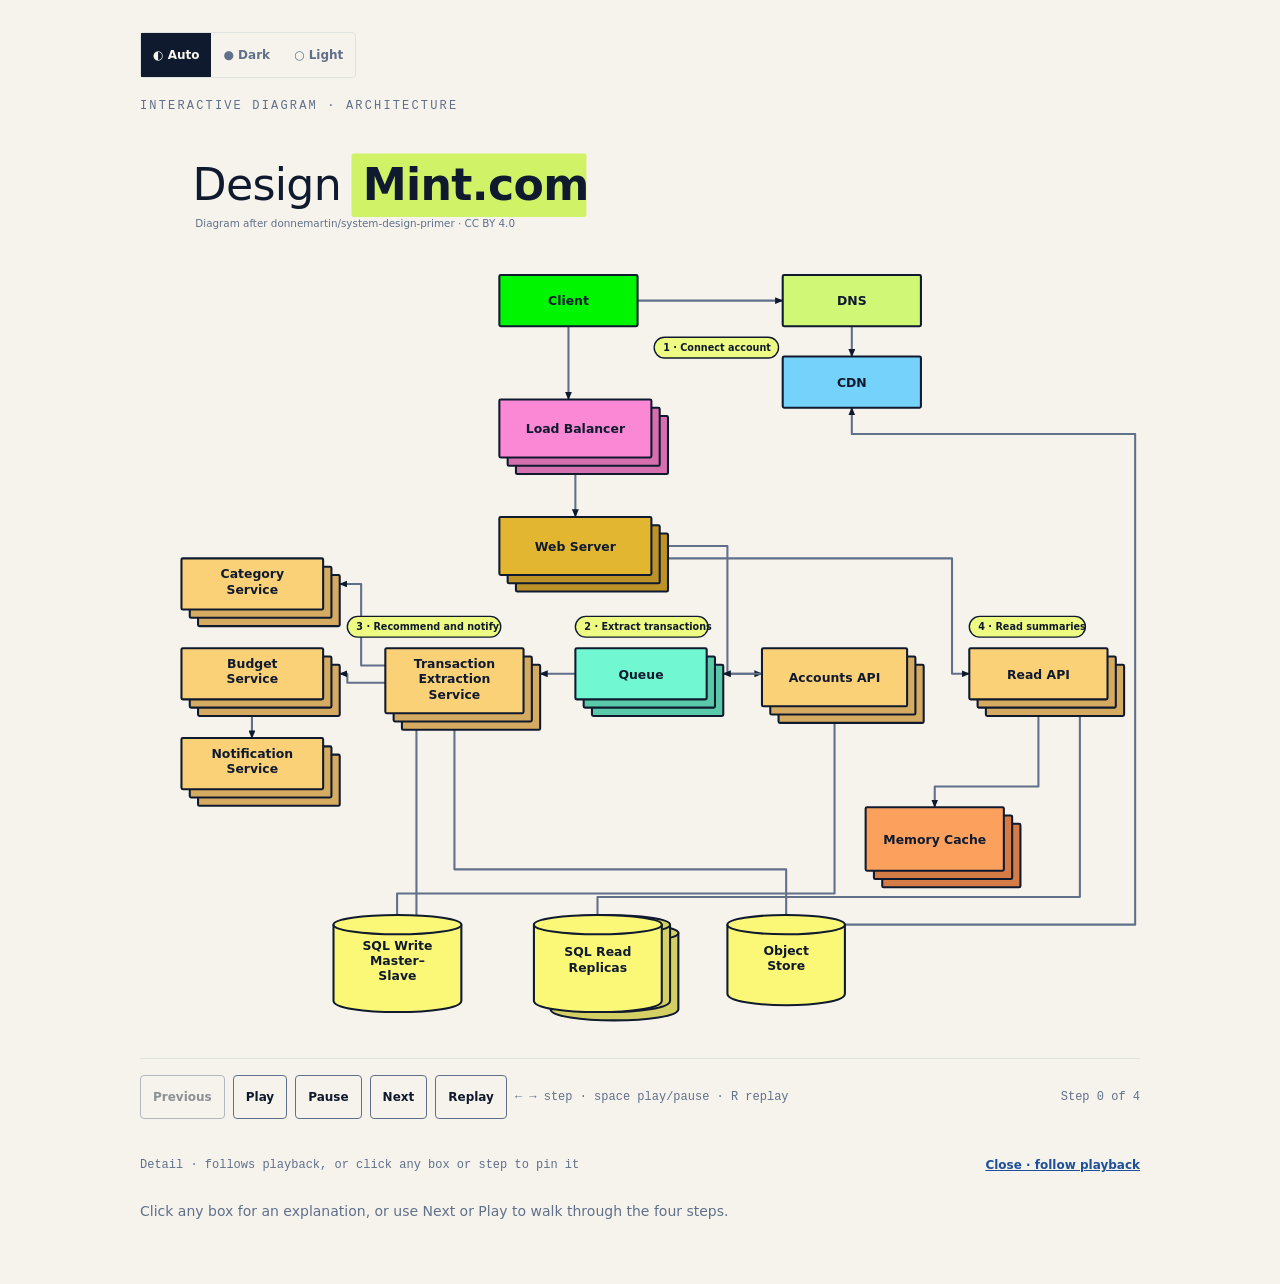
<file: site/diagrams/mint.html>
<!DOCTYPE html>
<html lang="en">
<head>
  <meta charset="UTF-8">
  <meta name="darkreader-lock">
  <meta name="viewport" content="width=device-width, initial-scale=1.0">
      <title>Design Mint.com — interactive diagram</title>
  <style>
    *, *::before, *::after { box-sizing: border-box; }
    :root {
      --color-paper: #f6f3ec;
      --color-panel: #fffdf8;
      --color-ink: #101a2e;
      --color-muted: #60708b;
      --color-soft: #60708b;
      --color-accent: #ff7961;
      --color-lime: #c9f24b;
      --color-link: #96c1ff;
      --color-link-text: #1d4f9a;
      --color-rule: #dfe3df;
      --color-strip: #f0f1ee; --color-pill: #d9ee4a; --color-tag: #eefb82;
      --tint-coral: #fcd7c6; --tint-blue: #dbe9fb; --tint-lime: #f0fab4; --color-ring-o: #a9bfd0; --color-ring-i: #5aa3f2; --color-diag: #3f7f8c;
      --font-sans: Inter, ui-sans-serif, system-ui, -apple-system, "Segoe UI", sans-serif;
      --font-serif: ui-serif, Georgia, "Times New Roman", serif;
      --font-mono: SFMono-Regular, Consolas, "Liberation Mono", Menlo, monospace;
      --motion-fast: 160ms;
      --motion-step: 480ms;
      --motion-hold: 720ms;
      --motion-total: 5040ms;
      --motion-ease: cubic-bezier(.2,.8,.2,1);
    }
    @media (prefers-color-scheme: dark) {
      :root:not([data-theme="light"]) {
        --color-paper: #11151d; --color-panel: #171c26; --color-ink: #ece8de;
        --color-muted: #95a0b4; --color-soft: #95a0b4; --color-rule: #2d3543;
        --color-link-text: #96c1ff; --color-strip: #212836; --color-pill: #b8d63a; --color-tag: #c9f24b;
        --tint-coral: #5a352b; --tint-blue: #25385a; --tint-lime: #3d4a1d; --color-ring-o: #4b6275; --color-ring-i: #4a8fdc; --color-diag: #6fb3c0;
      }
    }
    :root[data-theme="dark"],
    :root:has(#t-dark:checked),
    body:has(#t-dark:checked) {
      --color-paper: #11151d; --color-panel: #171c26; --color-ink: #ece8de;
        --color-muted: #95a0b4; --color-soft: #95a0b4; --color-rule: #2d3543;
        --color-link-text: #96c1ff; --color-strip: #212836; --color-pill: #b8d63a; --color-tag: #c9f24b;
        --tint-coral: #5a352b; --tint-blue: #25385a; --tint-lime: #3d4a1d; --color-ring-o: #4b6275; --color-ring-i: #4a8fdc; --color-diag: #6fb3c0;
    }
    :root[data-theme="light"],
    :root:has(#t-light:checked),
    body:has(#t-light:checked) {
      --color-paper: #f7f7f2; --color-panel: #ffffff; --color-ink: #101a2e;
        --color-muted: #60708b; --color-soft: #60708b; --color-rule: #dfe3df;
        --color-link-text: #1d4f9a; --color-strip: #f0f1ee; --color-pill: #d9ee4a; --color-tag: #eefb82;
        --tint-coral: #fcd7c6; --tint-blue: #dbe9fb; --tint-lime: #f0fab4; --color-ring-o: #a9bfd0; --color-ring-i: #5aa3f2; --color-diag: #3f7f8c;
    }
    html:has(#t-dark:checked) { color-scheme: dark; }
    html:has(#t-light:checked) { color-scheme: light; }
    html { background: var(--color-paper); }
    body {
      margin: 0;
      min-height: 100vh;
      padding: 32px 16px 48px;
      color: var(--color-ink);
      background: var(--color-paper);
      font-family: var(--font-sans);
      display: grid;
      justify-items: center;
    }
    [data-motion-root] { width: min(100%, 1000px); max-width: 100%; min-width: 0; outline: none; }
    .topbar {
      display: flex; flex-wrap: wrap; align-items: center; justify-content: space-between;
      gap: 12px; margin-bottom: 20px;
    }
    .back {
      color: var(--color-link-text); font: 500 14px/1.4 var(--font-sans);
      min-height: 44px; display: inline-flex; align-items: center;
    }
    .back:focus-visible, .node-link:focus-visible, .follow:focus-visible {
      outline: 3px solid var(--color-accent); outline-offset: 2px;
    }
    .theme { display: inline-flex; border: 1px solid var(--color-rule); border-radius: 4px; padding: 0; margin: 0; min-width: 0; }
    .theme legend { position: absolute; width: 1px; height: 1px; overflow: hidden; clip: rect(0,0,0,0); }
    .theme input { position: absolute; opacity: 0; width: 1px; height: 1px; }
    .theme label {
      display: inline-flex; align-items: center; justify-content: center;
      min-width: 44px; min-height: 44px; padding: 0 12px; cursor: pointer;
      color: var(--color-muted); font: 600 12px/1 var(--font-sans);
    }
    .theme input:checked + label { background: var(--color-ink); color: var(--color-paper); }
    .theme input:focus-visible + label { outline: 3px solid var(--color-accent); outline-offset: -3px; }
    .eyebrow {
      margin: 0 0 8px;
      color: var(--color-muted);
      font: 500 12px/1.4 var(--font-mono);
      letter-spacing: .18em;
      text-transform: uppercase;
    }
    h1.sr-only-h { position: absolute; width: 1px; height: 1px; overflow: hidden; clip: rect(0,0,0,0); }
    svg { display: block; width: 100%; min-width: 0; height: auto; }
    .diagram-container { position: relative; width: 100%; overflow: visible; }
    .bg { fill: var(--color-paper); }
    .title { fill: var(--color-ink); font: 400 64px var(--font-sans); letter-spacing: -1px; }
    .b { fill: #101a2e; font-weight: 800; }
    .card-box { fill: var(--color-panel); stroke: var(--color-rule); stroke-width: 2; }
    .card-box.soft { fill: var(--color-strip); stroke: var(--color-rule); }
    .edge-crm { stroke: #ff9a7a; stroke-width: 3; }
    .edge-enr { stroke: #5ac8f0; stroke-width: 3; }
    .strip { fill: var(--color-strip); }
    .t-coral { fill: var(--tint-coral); }
    .t-blue { fill: var(--tint-blue); }
    .t-lime { fill: var(--tint-lime); }
    .pill { fill: var(--color-panel); stroke: var(--color-pill); stroke-width: 3; transition: stroke-width var(--motion-fast); }
    .pill-ul { fill: var(--color-pill); opacity: .85; }
    .pill-t { fill: var(--color-ink); font-weight: 700; font-family: var(--font-sans); letter-spacing: -.5px; }
    .tag { fill: var(--color-tag); }
    .tag-t { fill: #101a2e; font: 500 20px var(--font-sans); }
    .txt { fill: var(--color-ink); font-family: var(--font-sans); }
    .txt-b { fill: var(--color-ink); font-family: var(--font-sans); font-weight: 700; }
    .txt-m { fill: var(--color-muted); font-family: var(--font-sans); font-weight: 500; }
    .ico { fill: var(--color-rule); }
    .chip-c { fill: var(--color-panel); stroke: var(--color-rule); stroke-width: 3; }
    .chip-d { fill: var(--color-ink); }
    .logo-bg { fill: #fff; stroke: var(--color-rule); stroke-width: 0.8; }
    .ico-l { fill: var(--color-ink); font-family: var(--font-sans); font-weight: 700; pointer-events: none; }
    .dot-lime { fill: #c9f24b; }
    .dot-red { fill: #ef4b4b; }
    .ph { fill: var(--color-strip); stroke: var(--color-rule); }
    .line { fill: none; stroke: var(--color-ink); stroke-width: 1.6; }
    .loop { fill: none; stroke: var(--color-ink); stroke-width: 1.6; stroke-dasharray: 5 5; }
    .rule { stroke: var(--color-rule); stroke-width: 1.5; }
    .ring-o { fill: none; stroke: var(--color-ring-o); stroke-width: 10; opacity: .35; }
    .arc-o { fill: none; stroke: var(--color-ring-o); stroke-width: 4; }
    .arc-i { fill: none; stroke: var(--color-ring-i); stroke-width: 3; }
    .diag { fill: none; stroke: var(--color-diag); stroke-width: 3; }
    .mkp { fill: var(--color-ink); }
    .mko { fill: var(--color-ring-o); }
    .mki { fill: var(--color-ring-i); }
    .mkt { fill: var(--color-diag); }
    .node-link { cursor: pointer; }
    .node-link:hover .pill { stroke-width: 5; }
    .motion-ready .is-current .pill { stroke: var(--color-ink); stroke-width: 5; }
    .motion-ready .is-current .tag { fill: #c9f24b; stroke: var(--color-ink); stroke-width: 2; }
    .motion-ready[data-frame="step"] [data-motion-item].is-visible:not(.is-current) { opacity: .28; }

    /* Idle state: whole diagram visible. Dimming applies only while stepping or playing. */
    .motion-ready[data-frame="start"]:not(.is-playing) [data-motion-item] { opacity: 1; transform: none; }

    /* Every box is a link. */
    .box-link { cursor: pointer; }
    .hit { fill: transparent; stroke: transparent; stroke-width: 5; }
    .box-link:is(:hover, :focus-visible) :is(.card-box, .chip-c, .hit, .pill) {
      stroke: #c9f24b; stroke-width: 5; filter: drop-shadow(0 0 1.5px rgba(16,26,46,.7));
    }
    .box-link:focus-visible { outline: 3px solid var(--color-accent); outline-offset: 3px; }

    .motion-ready [data-motion-item] {
      opacity: .12;
      transform: translateY(8px);
      transform-box: fill-box;
      transform-origin: center;
      transition: opacity var(--motion-step) var(--motion-ease),
                  transform var(--motion-step) var(--motion-ease);
    }
    .motion-ready [data-motion-item].is-visible,
    .motion-ready[data-frame="end"] [data-motion-item],
    .motion-ready[data-frame="static"] [data-motion-item] {
      opacity: 1;
      transform: none;
    }

    [data-motion-controls] {
      display: none;
      align-items: center;
      flex-wrap: wrap;
      gap: 8px;
      margin-top: 16px;
      padding-top: 16px;
      border-top: 1px solid var(--color-rule);
    }
    .motion-ready [data-motion-controls] { display: flex; }
    [data-motion-controls][hidden] { display: none !important; }
    [data-motion-controls] button {
      min-width: 44px;
      min-height: 44px;
      padding: 8px 12px;
      border: 1px solid var(--color-muted);
      border-radius: 4px;
      color: var(--color-ink);
      background: var(--color-paper);
      font: 600 12px/1 var(--font-sans);
      cursor: pointer;
    }
    [data-motion-controls] button:hover { border-color: var(--color-accent); }
    [data-motion-controls] button:focus-visible {
      outline: 3px solid var(--color-accent);
      outline-offset: 2px;
    }
    [data-motion-controls] button:disabled { cursor: not-allowed; opacity: .45; }
    .keyboard-help { color: var(--color-muted); font: 400 12px/1.4 var(--font-mono); }
    [data-motion-status-visible] {
      margin-left: auto;
      color: var(--color-muted);
      font: 500 12px/1.4 var(--font-mono);
    }
    .sr-only {
      position: absolute;
      width: 1px;
      height: 1px;
      padding: 0;
      margin: -1px;
      overflow: hidden;
      clip: rect(0,0,0,0);
      white-space: nowrap;
      border: 0;
    }
    noscript p {
      margin: 12px 0 0;
      color: var(--color-muted);
      font: 500 12px/1.4 var(--font-mono);
    }

    /* Detail panel: all cards without JS, follows playback step, or pinned by :target. */
    .panel { margin-top: 24px; scroll-margin-top: 16px; }
    .panel-head { display: flex; flex-wrap: wrap; align-items: center; justify-content: space-between; gap: 8px; margin-bottom: 12px; }
    .panel-head p { margin: 0; color: var(--color-muted); font: 500 12px/1.4 var(--font-mono); }
    .follow { color: var(--color-link-text); font: 600 12px/1 var(--font-sans); min-height: 44px; display: inline-flex; align-items: center; }
    .card {
      margin: 0 0 12px; padding: 16px; border: 1px solid var(--color-rule); border-radius: 6px;
      background: var(--color-panel); scroll-margin-top: 16px;
    }
    .card h2 { margin: 0 0 4px; font: 400 22px/1.2 var(--font-serif); }
    .card .goal { margin: 0 0 12px; color: var(--color-muted); font: 400 14px/1.5 var(--font-sans); }
    .card ul { margin: 0; padding-left: 18px; font: 400 14px/1.6 var(--font-sans); }
    .card code { font: 500 13px var(--font-mono); }
    .hint { display: none; color: var(--color-muted); font: 400 14px/1.5 var(--font-sans); }
    .motion-ready .card { display: none; }
    .motion-ready[data-step-current="0"] .hint { display: block; }
    .motion-ready[data-step-current="1"] #detail-1,
    .motion-ready[data-step-current="2"] #detail-2,
    .motion-ready[data-step-current="3"] #detail-3,
    .motion-ready[data-step-current="4"] #detail-4,
    .motion-ready[data-step-current="5"] #detail-5,
    .motion-ready[data-step-current="6"] #detail-6,
    .motion-ready[data-step-current="7"] #detail-7 { display: block; }
    /* Popup explainers: sit inside the diagram frame, next to the box or pill they explain. */
    .pop {
      --w: min(400px, 92%);
      display: none; position: absolute; z-index: 30; width: var(--w);
      left: min(calc(var(--x) + 10px), calc(100% - var(--w)));
      top: var(--y);
      margin: 0; padding: 20px 22px 22px; border: 1px solid var(--color-rule); border-radius: 14px;
      background: var(--color-panel); color: var(--color-ink); box-shadow: 0 10px 30px rgba(16,26,46,.28);
      scroll-margin: 35vh 0;
    }
    .pop.pl { left: max(0px, min(calc(var(--x) - var(--w) - 10px), calc(100% - var(--w)))); }
    .pop.pu { transform: translateY(calc(-100% + 60px)); }  /* lower half: grow upward so it stays in the frame */
    .pop:target { display: block; border-color: var(--color-accent); }
    .pop h2 { margin: 0 30px 8px 0; font: 400 22px/1.2 var(--font-serif); }
    .pop h3 { margin: 16px 0 4px; color: var(--color-muted); font: 600 11px/1.3 var(--font-mono); letter-spacing: .12em; text-transform: uppercase; }
    .pop p, .pop ul { margin: 0; font: 400 15px/1.55 var(--font-sans); }
    .pop .goal { margin: 0 0 8px; color: var(--color-muted); font-size: 15px; line-height: 1.55; }
    .pop ul { padding-left: 18px; }
    .pop li + li { margin-top: 4px; }
    .pop code { font: 500 13.5px var(--font-mono); }
    .pop .phase-tag { margin: 0 0 4px; }
    .pop-x {
      position: absolute; top: 12px; right: 12px; display: inline-flex; align-items: center; justify-content: center;
      width: 32px; height: 32px; border-radius: 16px; color: var(--color-muted); font: 500 16px/1 var(--font-sans); text-decoration: none;
    }
    .pop-x:hover { color: var(--color-ink); background: var(--color-strip); }
    .pop-x:focus-visible { outline: 3px solid var(--color-accent); outline-offset: 1px; }
    .phase-tag a {
      display: inline-flex; align-items: center; min-height: 22px; padding: 0 9px; border-radius: 11px;
      background: var(--color-tag); color: #101a2e; font: 500 11px/1 var(--font-sans); text-decoration: none;
    }
    .phase-tag a:hover { outline: 2px solid var(--color-ink); }
    .phase-tag a:focus-visible { outline: 3px solid var(--color-accent); outline-offset: 2px; }
    .pop .chips { list-style: none; margin: 0; padding: 0; display: flex; flex-wrap: wrap; gap: 6px; }
    .pop .chips li { padding: 3px 11px; border: 1px solid var(--color-rule); border-radius: 14px; background: var(--color-strip); font: 500 13.5px/1.5 var(--font-sans); }
    .pop .chips a { color: inherit; text-decoration: none; border-bottom: 1px solid transparent; }
    .pop .chips a:hover, .pop .chips a:focus-visible { border-bottom-color: #c9f24b; box-shadow: 0 2px 0 #c9f24b; outline: none; }

    html[data-motion="static"] [data-motion-controls],
    html[data-motion="static"] [data-motion-decorative] { display: none !important; }
    html[data-motion="static"] [data-motion-item] {
      opacity: 1 !important;
      transform: none !important;
      animation: none !important;
      transition: none !important;
    }
    html[data-motion="step"] [data-motion-controls],
    html[data-motion="step"] [data-motion-decorative] { display: none !important; }
    html[data-motion="step"] [data-motion-item] {
      animation: none !important;
      transition: none !important;
    }
    @media (prefers-reduced-motion: reduce) {
      *, *::before, *::after {
        animation-duration: .001ms !important;
        animation-iteration-count: 1 !important;
        scroll-behavior: auto !important;
        transition-duration: .001ms !important;
      }
      [data-motion-item] { opacity: 1 !important; transform: none !important; }
      [data-motion-decorative] { display: none !important; }
      [data-motion-controls] { display: none !important; }
    }
    @media print {
      .diagram-container { overflow-x: visible; }
      .topbar, .theme { display: none !important; }
      [data-motion-controls], [data-motion-decorative] { display: none !important; }
      [data-motion-item] {
        opacity: 1 !important;
        transform: none !important;
        animation: none !important;
        transition: none !important;
      }
      .motion-ready .card { display: block; }
      .pop { display: none !important; }
    }

    /* System Design Primer diagram additions. */
    .sys-arrow { fill: none; stroke: var(--color-muted); stroke-width: 3; stroke-linecap: round; stroke-linejoin: round; }
    .sys-dash { fill: none; stroke: var(--color-muted); stroke-width: 2.5; stroke-dasharray: 9 7; stroke-linecap: round; }
    .sys-box { stroke: #101a2e; stroke-width: 3; }
    .sys-text { fill: #101a2e; font: 700 22px var(--font-sans); pointer-events: none; }
    .sys-small { fill: #101a2e; font: 700 18px var(--font-sans); pointer-events: none; }
    .sys-copy { stroke: #101a2e; stroke-width: 3; opacity: 1; }
    .sys-frame { fill: none; stroke: var(--color-muted); stroke-width: 2.5; stroke-dasharray: 9 7; }
    .sys-frame-label { fill: var(--color-paper); }
    .sys-frame-text { fill: var(--color-muted); font: 700 16px var(--font-mono); letter-spacing: .08em; }
    .edge-label-bg { fill: var(--color-paper); opacity: .98; }
    .edge-label { fill: var(--color-muted); font: 600 14px var(--font-mono); }
    .step-badge { fill: var(--color-tag); stroke: var(--color-ink); stroke-width: 2; }
    .step-badge-t { fill: #101a2e; font: 700 14px var(--font-sans); }
    .cyl { stroke: #101a2e; stroke-width: 3; fill: #fbf877; }
    .cyl-back { stroke: #101a2e; stroke-width: 3; }
    /* Keep the fixed diagram palette faithful to the supplied Mint drawing. */
    svg [fill="#3ddc4a"] { fill: #00f500; }
    svg [fill="#d6f57a"] { fill: #d1f777; }
    svg [fill="#7cd0f5"] { fill: #74d2fb; }
    svg [fill="#f39ae2"] { fill: #fb88d5; }
    svg [fill="#d688c7"] { fill: #d56fae; }
    svg [fill="#e3b33a"] { fill: #e2b630; }
    svg [fill="#c89e33"] { fill: #bd9327; }
    svg [fill="#f8cf7e"] { fill: #fbd177; }
    svg [fill="#dab66f"] { fill: #d5aa61; }
    svg [fill="#74edd3"] { fill: #71f8d2; }
    svg [fill="#66d1ba"] { fill: #59c9aa; }
    svg [fill="#f6a265"] { fill: #fba05d; }
    svg [fill="#d88f59"] { fill: #d47b46; }
    svg [fill="#d8d26b"] { fill: #d4d063; }
    /* The rebuilt drawing keeps the original's wide left/right composition. */
    .diagram-container > svg:not(.mint-render) { display: none; }
    .diagram-container > svg.mint-render { display: block; }
  </style>
</head>
<body>
  <main id="top" data-motion-root tabindex="-1" data-motion-mode="step" data-step-count="4" data-step-current="4" data-frame="static" data-static-frame="complete">
    <div class="topbar"><fieldset class="theme"><legend>Theme</legend><input type="radio" name="theme" id="t-auto" checked><label for="t-auto">◐ Auto</label><input type="radio" name="theme" id="t-dark"><label for="t-dark">● Dark</label><input type="radio" name="theme" id="t-light"><label for="t-light">○ Light</label></fieldset></div>
    <p class="eyebrow">Interactive diagram · architecture</p><h1 class="sr-only-h">Design Mint.com</h1>
    <div class="diagram-container"><svg viewBox="0 0 1447 1380" xmlns="http://www.w3.org/2000/svg" role="img" aria-labelledby="mint-title mint-desc">
      <title id="mint-title">Design Mint.com</title><desc id="mint-desc">A client reaches Mint through DNS, a CDN, load balancers, and web servers. Accounts and transaction work flows through APIs, a queue, services, SQL storage, object storage, cache, and read replicas.</desc>
      <defs><marker id="mk" markerWidth="12" markerHeight="10" refX="11" refY="5" orient="auto" markerUnits="userSpaceOnUse"><path class="mkp" d="M0,0 L12,5 L0,10 Z"/></marker></defs><rect class="bg" width="1447" height="1380"/>
      <rect x="306" y="44" width="340" height="92" rx="4" fill="#c9f24b" opacity=".82"/><text class="title" x="76" y="112"><tspan>Design </tspan><tspan class="b" x="322.4">Mint.com</tspan></text><text class="txt-m" x="80" y="150" style="font-size:15px">Diagram after donnemartin/system-design-primer · CC BY 4.0</text>
      <g data-motion-item data-step="1" aria-label="Step 1 of 4: Connect account"><path class="sys-arrow" d="M647,269 L845,269" marker-end="url(#mk)"/><path class="sys-arrow" d="M550,307 L550,497" marker-end="url(#mk)"/><path class="sys-arrow" d="M607,589 L607,671" marker-end="url(#mk)"/><path class="sys-arrow" d="M702,717 L875,717 L875,799" marker-end="url(#mk)"/><path class="sys-arrow" d="M949,889 L949,1180 L462,1180 L462,1213" marker-end="url(#mk)"/><a class="box-link" href="#box-client" aria-label="Client: open explanation"><rect class="sys-box" x="450" y="232" width="197" height="75" rx="2" fill="#3ddc4a"/><text class="sys-small" text-anchor="middle"><tspan x="548.5" y="275.5">Client</tspan></text><rect class="hit" x="446" y="228" width="205" height="83"/></a><a class="box-link" href="#box-dns" aria-label="DNS: open explanation"><rect class="sys-box" x="845" y="232" width="198" height="75" rx="2" fill="#d6f57a"/><text class="sys-small" text-anchor="middle"><tspan x="944" y="275.5">DNS</tspan></text><rect class="hit" x="841" y="228" width="206" height="83"/></a><a class="box-link" href="#box-cdn" aria-label="CDN: open explanation"><rect class="sys-box" x="845" y="355" width="198" height="75" rx="2" fill="#7cd0f5"/><text class="sys-small" text-anchor="middle"><tspan x="944" y="398.5">CDN</tspan></text><rect class="hit" x="841" y="351" width="206" height="83"/></a><a class="box-link" href="#box-load-balancer" aria-label="Load Balancer: open explanation"><rect class="sys-copy" x="536" y="521" width="190" height="92" rx="2" fill="#d688c7"/><rect class="sys-copy" x="524" y="509" width="190" height="92" rx="2" fill="#d688c7"/><rect class="sys-box" x="512" y="497" width="190" height="92" rx="2" fill="#f39ae2"/><text class="sys-small" text-anchor="middle"><tspan x="607" y="549">Load Balancer</tspan></text><rect class="hit" x="508" y="493" width="198" height="100"/></a><a class="box-link" href="#box-web-server" aria-label="Web Server: open explanation"><rect class="sys-copy" x="536" y="695" width="190" height="92" rx="2" fill="#c89e33"/><rect class="sys-copy" x="524" y="683" width="190" height="92" rx="2" fill="#c89e33"/><rect class="sys-box" x="512" y="671" width="190" height="92" rx="2" fill="#e3b33a"/><text class="sys-small" text-anchor="middle"><tspan x="607" y="723">Web Server</tspan></text><rect class="hit" x="508" y="667" width="198" height="100"/></a><a class="box-link" href="#box-accounts-api" aria-label="Accounts API: open explanation"><rect class="sys-copy" x="874" y="823" width="198" height="90" rx="2" fill="#dab66f"/><rect class="sys-copy" x="862" y="811" width="198" height="90" rx="2" fill="#dab66f"/><rect class="sys-box" x="850" y="799" width="198" height="90" rx="2" fill="#f8cf7e"/><text class="sys-small" text-anchor="middle"><tspan x="949" y="850">Accounts API</tspan></text><rect class="hit" x="846" y="795" width="206" height="98"/></a><a class="box-link" href="#box-sql-write" aria-label="SQL Write Master–Slave: open explanation"><path class="cyl" d="M342,1213 C342,1205 462,1205 462,1213 V1297 C462,1319 342,1319 342,1297 Z"/><ellipse class="cyl" cx="402" cy="1213" rx="60" ry="14"/><text class="sys-small" text-anchor="middle"><tspan x="402" y="1249">SQL Write</tspan><tspan x="402" y="1271">Master–Slave</tspan></text><rect class="hit" x="338" y="1195" width="128" height="124"/></a><a href="#pop-1" class="box-link" aria-label="Step 1: Connect account"><rect class="step-badge" x="1065" y="496" width="180" height="30" rx="15"/><text class="step-badge-t" x="1078" y="516">1 · Connect account</text></a></g><g data-motion-item data-step="2" aria-label="Step 2 of 4: Extract transactions"><path class="sys-arrow" d="M850,844 L689,844" marker-end="url(#mk)"/><path class="sys-arrow" d="M512,844 L488,844" marker-end="url(#mk)"/><path class="sys-arrow" d="M338,834 L280,834 L280,700 L256,700" marker-end="url(#mk)"/><path class="sys-arrow" d="M338,856 L300,856 L300,815 L256,815" marker-end="url(#mk)"/><path class="sys-arrow" d="M154,850 L154,946" marker-end="url(#mk)"/><path class="sys-arrow" d="M440,889 L440,1080 L765,1080 L765,1213" marker-end="url(#mk)"/><path class="sys-arrow" d="M413,889 L413,1140 L430,1140 L430,1213" marker-end="url(#mk)"/><a class="box-link" href="#box-category-service" aria-label="Category Service: open explanation"><rect class="sys-copy" x="75" y="689" width="205" height="70" rx="2" fill="#dab66f"/><rect class="sys-copy" x="63" y="677" width="205" height="70" rx="2" fill="#dab66f"/><rect class="sys-box" x="51" y="665" width="205" height="70" rx="2" fill="#f8cf7e"/><text class="sys-small" text-anchor="middle"><tspan x="153.5" y="695">Category</tspan><tspan x="153.5" y="717">Service</tspan></text><rect class="hit" x="47" y="661" width="213" height="78"/></a><a class="box-link" href="#box-budget-service" aria-label="Budget Service: open explanation"><rect class="sys-copy" x="75" y="804" width="205" height="70" rx="2" fill="#dab66f"/><rect class="sys-copy" x="63" y="792" width="205" height="70" rx="2" fill="#dab66f"/><rect class="sys-box" x="51" y="780" width="205" height="70" rx="2" fill="#f8cf7e"/><text class="sys-small" text-anchor="middle"><tspan x="153.5" y="810">Budget</tspan><tspan x="153.5" y="832">Service</tspan></text><rect class="hit" x="47" y="776" width="213" height="78"/></a><a class="box-link" href="#box-notification-service" aria-label="Notification Service: open explanation"><rect class="sys-copy" x="75" y="970" width="205" height="70" rx="2" fill="#dab66f"/><rect class="sys-copy" x="63" y="958" width="205" height="70" rx="2" fill="#dab66f"/><rect class="sys-box" x="51" y="946" width="205" height="70" rx="2" fill="#f8cf7e"/><text class="sys-small" text-anchor="middle"><tspan x="153.5" y="976">Notification</tspan><tspan x="153.5" y="998">Service</tspan></text><rect class="hit" x="47" y="942" width="213" height="78"/></a><a class="box-link" href="#box-transaction-extraction-service" aria-label="Transaction Extraction Service: open explanation"><rect class="sys-copy" x="362" y="823" width="150" height="90" rx="2" fill="#dab66f"/><rect class="sys-copy" x="350" y="811" width="150" height="90" rx="2" fill="#dab66f"/><rect class="sys-box" x="338" y="799" width="150" height="90" rx="2" fill="#f8cf7e"/><text class="sys-small" text-anchor="middle"><tspan x="413" y="828">Transaction</tspan><tspan x="413" y="850">Extraction</tspan><tspan x="413" y="872">Service</tspan></text><rect class="hit" x="334" y="795" width="158" height="98"/></a><a class="box-link" href="#box-queue" aria-label="Queue: open explanation"><rect class="sys-copy" x="536" y="823" width="177" height="70" rx="2" fill="#66d1ba"/><rect class="sys-copy" x="524" y="811" width="177" height="70" rx="2" fill="#66d1ba"/><rect class="sys-box" x="512" y="799" width="177" height="70" rx="2" fill="#74edd3"/><text class="sys-small" text-anchor="middle"><tspan x="600.5" y="840">Queue</tspan></text><rect class="hit" x="508" y="795" width="185" height="78"/></a><a class="box-link" href="#box-object-store" aria-label="Object Store: open explanation"><path class="cyl" d="M705,1213 C705,1205 825,1205 825,1213 V1297 C825,1319 705,1319 705,1297 Z"/><ellipse class="cyl" cx="765" cy="1213" rx="60" ry="14"/><text class="sys-small" text-anchor="middle"><tspan x="765" y="1249">Object</tspan><tspan x="765" y="1271">Store</tspan></text><rect class="hit" x="701" y="1195" width="128" height="124"/></a><a href="#pop-2" class="box-link" aria-label="Step 2: Extract transactions"><rect class="step-badge" x="715" y="753" width="192" height="30" rx="15"/><text class="step-badge-t" x="728" y="773">2 · Extract transactions</text></a></g><g data-motion-item data-step="3" aria-label="Step 3 of 4: Recommend and notify"><a href="#pop-3" class="box-link" aria-label="Step 3: Recommend and notify"><rect class="step-badge" x="284" y="948" width="222" height="30" rx="15"/><text class="step-badge-t" x="297" y="968">3 · Recommend and notify</text></a></g><g data-motion-item data-step="4" aria-label="Step 4 of 4: Read summaries"><path class="sys-arrow" d="M702,740 L1080,740 L1080,844 L1115,844" marker-end="url(#mk)"/><path class="sys-arrow" d="M1115,889 L1087,889 L1087,1053" marker-end="url(#mk)"/><path class="sys-arrow" d="M1214,889 L1214,1175 L559,1175 L559,1200" marker-end="url(#mk)"/><path class="sys-arrow" d="M1087,1145 L1087,1188 L575,1188 L575,1200" marker-end="url(#mk)"/><a class="box-link" href="#box-read-api" aria-label="Read API: open explanation"><rect class="sys-copy" x="1139" y="823" width="198" height="90" rx="2" fill="#dab66f"/><rect class="sys-copy" x="1127" y="811" width="198" height="90" rx="2" fill="#dab66f"/><rect class="sys-box" x="1115" y="799" width="198" height="90" rx="2" fill="#f8cf7e"/><text class="sys-small" text-anchor="middle"><tspan x="1214" y="850">Read API</tspan></text><rect class="hit" x="1111" y="795" width="206" height="98"/></a><a class="box-link" href="#box-memory-cache" aria-label="Memory Cache: open explanation"><rect class="sys-copy" x="1016" y="1077" width="190" height="92" rx="2" fill="#d88f59"/><rect class="sys-copy" x="1004" y="1065" width="190" height="92" rx="2" fill="#d88f59"/><rect class="sys-box" x="992" y="1053" width="190" height="92" rx="2" fill="#f6a265"/><text class="sys-small" text-anchor="middle"><tspan x="1087" y="1105">Memory Cache</tspan></text><rect class="hit" x="988" y="1049" width="198" height="100"/></a><a class="box-link" href="#box-sql-read" aria-label="SQL Read Replicas: open explanation"><path class="cyl-back" fill="#d8d26b" d="M525,1213 C525,1205 645,1205 645,1213 V1297 C645,1319 525,1319 525,1297 Z"/><ellipse class="cyl-back" fill="#d8d26b" cx="585" cy="1213" rx="60" ry="14"/><path class="cyl-back" fill="#d8d26b" d="M512,1200 C512,1192 632,1192 632,1200 V1284 C632,1306 512,1306 512,1284 Z"/><ellipse class="cyl-back" fill="#d8d26b" cx="572" cy="1200" rx="60" ry="14"/><path class="cyl" d="M499,1200 C499,1192 619,1192 619,1200 V1284 C619,1306 499,1306 499,1284 Z"/><ellipse class="cyl" cx="559" cy="1200" rx="60" ry="14"/><text class="sys-small" text-anchor="middle"><tspan x="559" y="1236">SQL Read</tspan><tspan x="559" y="1258">Replicas</tspan></text><rect class="hit" x="495" y="1182" width="128" height="124"/></a><a href="#pop-4" class="box-link" aria-label="Step 4: Read summaries"><rect class="step-badge" x="1192" y="720" width="168" height="30" rx="15"/><text class="step-badge-t" x="1205" y="740">4 · Read summaries</text></a></g>
    </svg>
    <svg class="mint-render" viewBox="0 0 1447 1330" xmlns="http://www.w3.org/2000/svg" role="img" aria-labelledby="mint-render-title mint-render-desc">
      <title id="mint-render-title">Design Mint.com</title>
      <desc id="mint-render-desc">Mint.com traffic uses DNS, a CDN, load balancers, web servers, APIs, asynchronous services, SQL storage, object storage, a cache, and read replicas.</desc>
      <defs><marker id="mk-render" markerWidth="12" markerHeight="10" refX="11" refY="5" orient="auto" markerUnits="userSpaceOnUse"><path class="mkp" d="M0,0 L12,5 L0,10 Z"/></marker></defs>
      <rect class="bg" width="1447" height="1330"/>
      <rect x="306" y="44" width="340" height="92" rx="4" fill="#c9f24b" opacity=".82"/>
      <text class="title" x="76" y="112"><tspan>Design </tspan><tspan class="b" x="322.4">Mint.com</tspan></text>
      <text class="txt-m" x="80" y="150" style="font-size:15px">Diagram after donnemartin/system-design-primer · CC BY 4.0</text>

      <g data-step="1" aria-label="Step 1 of 4: Connect account connectors">
        <polyline class="sys-arrow" points="720,257 930,257" marker-end="url(#mk-render)"/>
        <polyline class="sys-arrow" points="1030,294 1030,338" marker-end="url(#mk-render)"/>
        <polyline class="sys-arrow" points="620,294 620,400" marker-end="url(#mk-render)"/>
        <polyline class="sys-arrow" points="630,508 630,570" marker-end="url(#mk-render)"/>
        <polyline class="sys-arrow" points="764,612 850,612 850,797 900,797" marker-end="url(#mk-render)"/>
        <polyline class="sys-arrow" points="1005,868 1005,1115 372,1115 372,1160" marker-end="url(#mk-render)"/>
        <polyline class="sys-arrow" points="935,1160 1440,1160 1440,450 1030,450 1030,412" marker-end="url(#mk-render)"/>
      </g>
      <g data-step="2" aria-label="Step 2 of 4: Extract transactions connectors">
        <polyline class="sys-arrow" points="900,797 844,797" marker-end="url(#mk-render)"/>
        <polyline class="sys-arrow" points="630,797 579,797" marker-end="url(#mk-render)"/>
        <polyline class="sys-arrow" points="355,785 320,785 320,667 289,667" marker-end="url(#mk-render)"/>
        <polyline class="sys-arrow" points="355,810 300,810 300,797 289,797" marker-end="url(#mk-render)"/>
        <polyline class="sys-arrow" points="162,858 162,890" marker-end="url(#mk-render)"/>
        <polyline class="sys-arrow" points="455,878 455,1080 935,1080 935,1160" marker-end="url(#mk-render)"/>
        <polyline class="sys-arrow" points="400,878 400,1160" marker-end="url(#mk-render)"/>
      </g>
      <g data-step="4" aria-label="Step 4 of 4: Read summaries connectors">
        <polyline class="sys-arrow" points="764,630 1175,630 1175,797 1200,797" marker-end="url(#mk-render)"/>
        <polyline class="sys-arrow" points="1300,858 1300,960 1150,960 1150,990" marker-end="url(#mk-render)"/>
        <polyline class="sys-arrow" points="1360,858 1360,1120 662,1120 662,1160" marker-end="url(#mk-render)"/>
      </g>

      <g data-step="1" aria-label="Step 1 of 4: Connect account components">
        <a class="box-link" href="#box-client" aria-label="Client: open explanation"><rect class="sys-box" x="520" y="220" width="200" height="74" rx="2" fill="#3ddc4a"/><text class="sys-small" text-anchor="middle" x="620" y="264">Client</text><rect class="hit" x="516" y="216" width="208" height="82"/></a>
        <a class="box-link" href="#box-dns" aria-label="DNS: open explanation"><rect class="sys-box" x="930" y="220" width="200" height="74" rx="2" fill="#d6f57a"/><text class="sys-small" text-anchor="middle" x="1030" y="264">DNS</text><rect class="hit" x="926" y="216" width="208" height="82"/></a>
        <a class="box-link" href="#box-cdn" aria-label="CDN: open explanation"><rect class="sys-box" x="930" y="338" width="200" height="74" rx="2" fill="#7cd0f5"/><text class="sys-small" text-anchor="middle" x="1030" y="382">CDN</text><rect class="hit" x="926" y="334" width="208" height="82"/></a>
        <a class="box-link" href="#box-load-balancer" aria-label="Load Balancer: open explanation"><rect class="sys-copy" x="544" y="424" width="220" height="84" rx="2" fill="#d688c7"/><rect class="sys-copy" x="532" y="412" width="220" height="84" rx="2" fill="#d688c7"/><rect class="sys-box" x="520" y="400" width="220" height="84" rx="2" fill="#f39ae2"/><text class="sys-small" text-anchor="middle" x="630" y="449">Load Balancer</text><rect class="hit" x="516" y="396" width="252" height="116"/></a>
        <a class="box-link" href="#box-web-server" aria-label="Web Server: open explanation"><rect class="sys-copy" x="544" y="594" width="220" height="84" rx="2" fill="#c89e33"/><rect class="sys-copy" x="532" y="582" width="220" height="84" rx="2" fill="#c89e33"/><rect class="sys-box" x="520" y="570" width="220" height="84" rx="2" fill="#e3b33a"/><text class="sys-small" text-anchor="middle" x="630" y="619">Web Server</text><rect class="hit" x="516" y="566" width="252" height="116"/></a>
        <a class="box-link" href="#box-accounts-api" aria-label="Accounts API: open explanation"><rect class="sys-copy" x="924" y="784" width="210" height="84" rx="2" fill="#dab66f"/><rect class="sys-copy" x="912" y="772" width="210" height="84" rx="2" fill="#dab66f"/><rect class="sys-box" x="900" y="760" width="210" height="84" rx="2" fill="#f8cf7e"/><text class="sys-small" text-anchor="middle" x="1005" y="809">Accounts API</text><rect class="hit" x="896" y="756" width="242" height="116"/></a>
        <a href="#pop-1" class="box-link" aria-label="Step 1: Connect account"><rect class="step-badge" x="744" y="310" width="180" height="30" rx="15"/><text class="step-badge-t" x="757" y="330">1 · Connect account</text></a>
      </g>
      <g data-step="2" aria-label="Step 2 of 4: Extract transactions components">
        <a class="box-link" href="#box-category-service" aria-label="Category Service: open explanation"><rect class="sys-copy" x="84" y="654" width="205" height="74" rx="2" fill="#dab66f"/><rect class="sys-copy" x="72" y="642" width="205" height="74" rx="2" fill="#dab66f"/><rect class="sys-box" x="60" y="630" width="205" height="74" rx="2" fill="#f8cf7e"/><text class="sys-small" text-anchor="middle"><tspan x="162.5" y="659">Category</tspan><tspan x="162.5" y="681">Service</tspan></text><rect class="hit" x="56" y="626" width="237" height="106"/></a>
        <a class="box-link" href="#box-budget-service" aria-label="Budget Service: open explanation"><rect class="sys-copy" x="84" y="784" width="205" height="74" rx="2" fill="#dab66f"/><rect class="sys-copy" x="72" y="772" width="205" height="74" rx="2" fill="#dab66f"/><rect class="sys-box" x="60" y="760" width="205" height="74" rx="2" fill="#f8cf7e"/><text class="sys-small" text-anchor="middle"><tspan x="162.5" y="789">Budget</tspan><tspan x="162.5" y="811">Service</tspan></text><rect class="hit" x="56" y="756" width="237" height="106"/></a>
        <a class="box-link" href="#box-notification-service" aria-label="Notification Service: open explanation"><rect class="sys-copy" x="84" y="914" width="205" height="74" rx="2" fill="#dab66f"/><rect class="sys-copy" x="72" y="902" width="205" height="74" rx="2" fill="#dab66f"/><rect class="sys-box" x="60" y="890" width="205" height="74" rx="2" fill="#f8cf7e"/><text class="sys-small" text-anchor="middle"><tspan x="162.5" y="919">Notification</tspan><tspan x="162.5" y="941">Service</tspan></text><rect class="hit" x="56" y="886" width="237" height="106"/></a>
        <a class="box-link" href="#box-transaction-extraction-service" aria-label="Transaction Extraction Service: open explanation"><rect class="sys-copy" x="379" y="784" width="200" height="94" rx="2" fill="#dab66f"/><rect class="sys-copy" x="367" y="772" width="200" height="94" rx="2" fill="#dab66f"/><rect class="sys-box" x="355" y="760" width="200" height="94" rx="2" fill="#f8cf7e"/><text class="sys-small" text-anchor="middle"><tspan x="455" y="789">Transaction</tspan><tspan x="455" y="811">Extraction</tspan><tspan x="455" y="833">Service</tspan></text><rect class="hit" x="351" y="756" width="232" height="126"/></a>
        <a class="box-link" href="#box-queue" aria-label="Queue: open explanation"><rect class="sys-copy" x="654" y="784" width="190" height="74" rx="2" fill="#66d1ba"/><rect class="sys-copy" x="642" y="772" width="190" height="74" rx="2" fill="#66d1ba"/><rect class="sys-box" x="630" y="760" width="190" height="74" rx="2" fill="#74edd3"/><text class="sys-small" text-anchor="middle" x="725" y="804">Queue</text><rect class="hit" x="626" y="756" width="222" height="106"/></a>
        <a class="box-link" href="#box-object-store" aria-label="Object Store: open explanation"><path class="cyl" d="M850,1160 C850,1152 1020,1152 1020,1160 V1260 C1020,1282 850,1282 850,1260 Z"/><ellipse class="cyl" cx="935" cy="1160" rx="85" ry="14"/><text class="sys-small" text-anchor="middle"><tspan x="935" y="1204">Object</tspan><tspan x="935" y="1226">Store</tspan></text><rect class="hit" x="846" y="1142" width="178" height="142"/></a>
        <a href="#pop-2" class="box-link" aria-label="Step 2: Extract transactions"><rect class="step-badge" x="630" y="714" width="192" height="30" rx="15"/><text class="step-badge-t" x="643" y="734">2 · Extract transactions</text></a>
      </g>
      <g data-step="3" aria-label="Step 3 of 4: Recommend and notify components"><a href="#pop-3" class="box-link" aria-label="Step 3: Recommend and notify"><rect class="step-badge" x="300" y="714" width="222" height="30" rx="15"/><text class="step-badge-t" x="313" y="734">3 · Recommend and notify</text></a></g>
      <g data-step="4" aria-label="Step 4 of 4: Read summaries components">
        <a class="box-link" href="#box-read-api" aria-label="Read API: open explanation"><rect class="sys-copy" x="1224" y="784" width="200" height="74" rx="2" fill="#dab66f"/><rect class="sys-copy" x="1212" y="772" width="200" height="74" rx="2" fill="#dab66f"/><rect class="sys-box" x="1200" y="760" width="200" height="74" rx="2" fill="#f8cf7e"/><text class="sys-small" text-anchor="middle" x="1300" y="804">Read API</text><rect class="hit" x="1196" y="756" width="232" height="106"/></a>
        <a class="box-link" href="#box-memory-cache" aria-label="Memory Cache: open explanation"><rect class="sys-copy" x="1074" y="1014" width="200" height="92" rx="2" fill="#d88f59"/><rect class="sys-copy" x="1062" y="1002" width="200" height="92" rx="2" fill="#d88f59"/><rect class="sys-box" x="1050" y="990" width="200" height="92" rx="2" fill="#f6a265"/><text class="sys-small" text-anchor="middle" x="1150" y="1043">Memory Cache</text><rect class="hit" x="1046" y="986" width="232" height="124"/></a>
        <a class="box-link" href="#box-sql-write" aria-label="SQL Write Master–Slave: open explanation"><path class="cyl" d="M280,1160 C280,1152 465,1152 465,1160 V1270 C465,1292 280,1292 280,1270 Z"/><ellipse class="cyl" cx="372.5" cy="1160" rx="92.5" ry="14"/><text class="sys-small" text-anchor="middle"><tspan x="372.5" y="1196">SQL Write</tspan><tspan x="372.5" y="1218">Master–</tspan><tspan x="372.5" y="1240">Slave</tspan></text><rect class="hit" x="276" y="1142" width="193" height="152"/></a>
        <a class="box-link" href="#box-sql-read" aria-label="SQL Read Replicas: open explanation"><path class="cyl-back" fill="#d8d26b" d="M594,1172 C594,1164 779,1164 779,1172 V1282 C779,1304 594,1304 594,1282 Z"/><ellipse class="cyl-back" fill="#d8d26b" cx="686.5" cy="1172" rx="92.5" ry="14"/><path class="cyl-back" fill="#d8d26b" d="M582,1160 C582,1152 767,1152 767,1160 V1270 C767,1292 582,1292 582,1270 Z"/><ellipse class="cyl-back" fill="#d8d26b" cx="674.5" cy="1160" rx="92.5" ry="14"/><path class="cyl" d="M570,1160 C570,1152 755,1152 755,1160 V1270 C755,1292 570,1292 570,1270 Z"/><ellipse class="cyl" cx="662.5" cy="1160" rx="92.5" ry="14"/><text class="sys-small" text-anchor="middle"><tspan x="662.5" y="1206">SQL Read</tspan><tspan x="662.5" y="1228">Replicas</tspan></text><rect class="hit" x="566" y="1142" width="217" height="164"/></a>
        <a href="#pop-4" class="box-link" aria-label="Step 4: Read summaries"><rect class="step-badge" x="1200" y="714" width="168" height="30" rx="15"/><text class="step-badge-t" x="1213" y="734">4 · Read summaries</text></a>
      </g>
    </svg>
    <article class="pop " id="pop-1" style="--x: 73.0%; --y: 35.0%"><a class="pop-x" href="#close-card" aria-label="Close">×</a><p class="phase-tag"><a href="#detail-1">1 · Connect an account</a></p><h2>Connect an account</h2><p class="goal">The account request follows the web path to Accounts API and the accounts table.</p></article>
    <article class="pop " id="pop-2" style="--x: 62.7%; --y: 52.0%"><a class="pop-x" href="#close-card" aria-label="Close">×</a><p class="phase-tag"><a href="#detail-2">2 · Extract transactions</a></p><h2>Extract transactions</h2><p class="goal">Slow extraction moves to a queue, then the worker stores, categorizes, and aggregates the result.</p></article>
    <article class="pop pu" id="pop-3" style="--x: 35.0%; --y: 65.5%"><a class="pop-x" href="#close-card" aria-label="Close">×</a><p class="phase-tag"><a href="#detail-3">3 · Recommend and notify</a></p><h2>Recommend and notify</h2><p class="goal">Monthly spending drives Budget Service, which can send a notification.</p></article>
    <article class="pop pl" id="pop-4" style="--x: 82.4%; --y: 49.8%"><a class="pop-x" href="#close-card" aria-label="Close">×</a><p class="phase-tag"><a href="#detail-4">4 · Read summaries</a></p><h2>Read summaries</h2><p class="goal">The read path checks memory first and falls back to SQL read replicas.</p></article>
    <article class="pop " id="box-client" style="--x: 44.7%; --y: 16.0%"><a class="pop-x" href="#close-card" aria-label="Close">×</a><h2>Client</h2><h3>What it is</h3><p>The user-facing Mint application.</p><h3>Its job here</h3><p>It sends account and read requests to the Web Server. It receives completed account data and summaries.</p><h3>Trade-off</h3><p>Users make transactions daily, but few visit the site daily.</p><h3>In the primer</h3><p><a href="../topics/communication.html#representational-state-transfer-rest" target="_top">Communication › Representational state transfer (REST) →</a></p></article><article class="pop pl" id="box-dns" style="--x: 72.1%; --y: 16.0%"><a class="pop-x" href="#close-card" aria-label="Close">×</a><h2>DNS</h2><h3>What it is</h3><p>It resolves the Mint domain for the client.</p><h3>Its job here</h3><p>It receives the client lookup. It directs the client toward Mint's front door.</p><h3>Trade-off</h3><p>DNS is one of the components added to address scalability issues.</p><h3>In the primer</h3><p><a href="../topics/domain-name-system.html#disadvantages-dns" target="_top">Domain name system › Disadvantage(s): DNS →</a></p></article><article class="pop pl" id="box-cdn" style="--x: 72.1%; --y: 24.5%"><a class="pop-x" href="#close-card" aria-label="Close">×</a><h2>CDN</h2><h3>What it is</h3><p>A cache for static content.</p><h3>Its job here</h3><p>It serves static content from the Object Store to the client. It reduces work on the Web Server.</p><h3>Trade-off</h3><p>Static content can be served from the Object Store and cached on the CDN.</p><h3>In the primer</h3><p><a href="../topics/content-delivery-network.html#pull-cdns" target="_top">Content delivery network › Pull CDNs →</a></p></article><article class="pop " id="box-load-balancer" style="--x: 48.5%; --y: 34.3%"><a class="pop-x" href="#close-card" aria-label="Close">×</a><h2>Load Balancer</h2><h3>What it is</h3><p>A replicated front door for application traffic.</p><h3>Its job here</h3><p>It receives client traffic after DNS. It forwards requests to the Web Server fleet.</p><h3>Trade-off</h3><p>Load balancers and multiple Web Servers address bottlenecks.</p><h3>In the primer</h3><p><a href="../topics/load-balancer.html#horizontal-scaling" target="_top">Load balancer › Horizontal scaling →</a></p></article><article class="pop " id="box-web-server" style="--x: 48.5%; --y: 46.4%"><a class="pop-x" href="#close-card" aria-label="Close">×</a><h2>Web Server</h2><h3>What it is</h3><p>A reverse proxy for Mint requests.</p><h3>Its job here</h3><p>It receives client traffic from the Load Balancer. It forwards account work to Accounts API and reads to Read API.</p><h3>Trade-off</h3><p>Internal load balancers are not shown to reduce clutter.</p><h3>In the primer</h3><p><a href="../topics/reverse-proxy-web-server.html#load-balancer-vs-reverse-proxy" target="_top">Reverse proxy › Load balancer vs reverse proxy →</a></p></article><article class="pop " id="box-category-service" style="--x: 17.7%; --y: 46.0%"><a class="pop-x" href="#close-card" aria-label="Close">×</a><h2>Category Service</h2><h3>What it is</h3><p>A seller-to-category dictionary.</p><h3>Its job here</h3><p>Transaction Extraction Service sends it each transaction. It hands a category back for the Budget Service and SQL Database.</p><h3>Trade-off</h3><p>Manual category overrides can supply sellers not initially seeded in the map.</p></article><article class="pop " id="box-budget-service" style="--x: 17.7%; --y: 53.9%"><a class="pop-x" href="#close-card" aria-label="Close">×</a><h2>Budget Service</h2><h3>What it is</h3><p>The service that calculates monthly spending by category.</p><h3>Its job here</h3><p>It receives categorized transactions from Transaction Extraction Service. It passes budget status to Notification Service and stores monthly spending.</p><h3>Trade-off</h3><p>A generic budget template means only user overrides need storage.</p></article><article class="pop pu" id="box-notification-service" style="--x: 17.7%; --y: 65.4%"><a class="pop-x" href="#close-card" aria-label="Close">×</a><h2>Notification Service</h2><h3>What it is</h3><p>A service that tells users about budget and extraction events.</p><h3>Its job here</h3><p>It receives budget status from Budget Service and completion events from Transaction Extraction Service. It sends notices to the user asynchronously.</p><h3>Trade-off</h3><p>Budget notifications do not need to be instant.</p><h3>In the primer</h3><p><a href="../topics/asynchronism.html#message-queues" target="_top">Asynchronism › Message queues →</a></p></article><article class="pop pu" id="box-transaction-extraction-service" style="--x: 33.7%; --y: 55.2%"><a class="pop-x" href="#close-card" aria-label="Close">×</a><h2>Transaction Extraction Service</h2><h3>What it is</h3><p>A worker that extracts transactions for an account.</p><h3>Its job here</h3><p>It pulls jobs from Queue. It writes raw logs to Object Store, calls Category Service and Budget Service, then updates SQL Database.</p><h3>Trade-off</h3><p>Extraction can take awhile, so asynchronous work adds complexity.</p><h3>In the primer</h3><p><a href="../topics/asynchronism.html#task-queues" target="_top">Asynchronism › Task queues →</a></p></article><article class="pop pu" id="box-queue" style="--x: 47.6%; --y: 55.2%"><a class="pop-x" href="#close-card" aria-label="Close">×</a><h2>Queue</h2><h3>What it is</h3><p>A holding area for slow account work.</p><h3>Its job here</h3><p>Accounts API puts extraction work on it. Transaction Extraction Service pulls the job and starts processing.</p><h3>Examples</h3><ul class="chips"><li>Amazon SQS</li><li>RabbitMQ</li></ul><h3>Trade-off</h3><p>It lets the service extract transactions asynchronously, but adds complexity.</p><h3>In the primer</h3><p><a href="../topics/asynchronism.html#message-queues" target="_top">Asynchronism › Message queues →</a></p></article><article class="pop pl pu" id="box-accounts-api" style="--x: 72.4%; --y: 55.2%"><a class="pop-x" href="#close-card" aria-label="Close">×</a><h2>Accounts API</h2><h3>What it is</h3><p>The API that accepts financial account details.</p><h3>Its job here</h3><p>It receives account requests from the Web Server. It updates the SQL Database accounts table and queues extraction work.</p><h3>Trade-off</h3><p>Account additions and removals are relatively rare.</p><h3>In the primer</h3><p><a href="../topics/application-layer.html#microservices" target="_top">Application layer › Microservices →</a></p></article><article class="pop pl pu" id="box-read-api" style="--x: 90.7%; --y: 55.2%"><a class="pop-x" href="#close-card" aria-label="Close">×</a><h2>Read API</h2><h3>What it is</h3><p>The API for summaries and transactions.</p><h3>Its job here</h3><p>It receives read requests from the Web Server. It checks Memory Cache, then fetches from SQL Read Replicas on a miss.</p><h3>Trade-off</h3><p>Popular content should use Memory Cache instead of the database.</p><h3>In the primer</h3><p><a href="../topics/cache.html#cache-aside" target="_top">Cache › Cache-aside →</a></p></article><article class="pop pl pu" id="box-memory-cache" style="--x: 81.7%; --y: 72.8%"><a class="pop-x" href="#close-card" aria-label="Close">×</a><h2>Memory Cache</h2><h3>What it is</h3><p>Memory for sessions, aggregate stats, and recent transactions.</p><h3>Its job here</h3><p>Read API checks it first. On a SQL miss, Read API updates it with fetched content.</p><h3>Examples</h3><ul class="chips"><li>Redis</li><li>Memcached</li></ul><h3>Trade-off</h3><p>It helps with uneven traffic and traffic spikes.</p><h3>In the primer</h3><p><a href="../topics/cache.html#cache-aside" target="_top">Cache › Cache-aside →</a></p></article><article class="pop pu" id="box-sql-write" style="--x: 31.9%; --y: 83.8%"><a class="pop-x" href="#close-card" aria-label="Close">×</a><h2>SQL Write Master–Slave</h2><h3>What it is</h3><p>The SQL database that stores accounts, transactions, and monthly spending.</p><h3>Its job here</h3><p>Accounts API writes account details here. Transaction Extraction Service writes categorized transactions and monthly aggregates.</p><h3>Trade-off</h3><p>A single SQL writer might be tough for transaction writes.</p><h3>In the primer</h3><p><a href="../topics/database.html#master-slave-replication" target="_top">Database › Master-slave replication →</a></p></article><article class="pop pu" id="box-sql-read" style="--x: 42.8%; --y: 82.9%"><a class="pop-x" href="#close-card" aria-label="Close">×</a><h2>SQL Read Replicas</h2><h3>What it is</h3><p>SQL copies that serve read cache misses.</p><h3>Its job here</h3><p>They receive cache-miss reads from Read API. They return summaries and transactions to Read API.</p><h3>Trade-off</h3><p>Replicas must not be bogged down with replicating writes.</p><h3>In the primer</h3><p><a href="../topics/database.html#master-slave-replication" target="_top">Database › Master-slave replication →</a></p></article><article class="pop pu" id="box-object-store" style="--x: 57.0%; --y: 83.8%"><a class="pop-x" href="#close-card" aria-label="Close">×</a><h2>Object Store</h2><h3>What it is</h3><p>Storage for raw transaction log files and static content.</p><h3>Its job here</h3><p>Transaction Extraction Service writes raw logs here. CDN can serve its static content to the client.</p><h3>Examples</h3><ul class="chips"><li>Amazon S3</li></ul><h3>Trade-off</h3><p>Running analyses on transaction files can reduce database load.</p></article><span id="close-card"></span></div>
    <div data-motion-controls role="group" aria-label="Diagram playback controls"><button type="button" data-motion-action="prev">Previous</button><button type="button" data-motion-action="play" aria-pressed="false">Play</button><button type="button" data-motion-action="pause" aria-pressed="true">Pause</button><button type="button" data-motion-action="next">Next</button><button type="button" data-motion-action="replay">Replay</button><span class="keyboard-help">← → step · space play/pause · R replay</span><span data-motion-status-visible>Step <span data-motion-step-label>4</span> of 4</span></div><span class="sr-only" data-motion-status role="status" aria-live="polite" aria-atomic="true"></span>
    <noscript><p>JavaScript is off. The complete diagram and all linked explanations remain available.</p></noscript>
    <section class="panel" id="panel" aria-label="Step detail"><div class="panel-head"><p>Detail · follows playback, or click any box or step to pin it</p><a class="follow" href="#close-card">Close · follow playback</a></div><p class="hint">Click any box for an explanation, or use Next or Play to walk through the four steps.</p>
      <article class="card" id="detail-1"><h2>1 · Connect an account</h2><p class="goal">The client reaches a Web Server, which sends account information to Accounts API. Accounts API updates the SQL accounts table.</p></article>
      <article class="card" id="detail-2"><h2>2 · Extract transactions</h2><p class="goal">Accounts API queues the slow job. The worker extracts logs, categorizes transactions, aggregates spending, and updates storage.</p></article>
      <article class="card" id="detail-3"><h2>3 · Recommend and notify</h2><p class="goal">Budget Service calculates spending by category and asks Notification Service to warn users near or over budget.</p></article>
      <article class="card" id="detail-4"><h2>4 · Read summaries</h2><p class="goal">Read API checks Memory Cache first. On a miss it fetches SQL data and refreshes the cache.</p></article>
    </section></main>
  <script data-diagram-controls>
    (() => {
      const params = new URLSearchParams(location.search);
      const staticOverride = params.get('motion') === 'static' || document.documentElement.dataset.motion === 'static';
      const requestedStep = params.get('step');
      const reduce = matchMedia('(prefers-reduced-motion: reduce)');
      document.fonts.ready.then(() => { document.documentElement.dataset.fontsReady = 'true'; });

      document.querySelectorAll('[data-motion-root]').forEach((root) => {
        const count = Number(root.dataset.stepCount);
        const hold = parseFloat(getComputedStyle(root).getPropertyValue('--motion-hold')) || 720;
        const parsedStep = requestedStep !== null && /^\d+$/.test(requestedStep) ? Number(requestedStep) : null;
        const exactStep = params.get('motion') === 'step' && Number.isSafeInteger(parsedStep) && parsedStep >= 0 && parsedStep <= count ? parsedStep : null;
        const items = [...root.querySelectorAll('[data-motion-item]')];
        const labels = Array.from({ length: count + 1 }, (_, index) => index === 0
          ? 'Ready'
          : items.filter((item) => !item.hasAttribute('data-motion-decorative') && Number(item.dataset.step) === index)
              .map((item) => item.getAttribute('aria-label')).join('; '));
        const controls = root.querySelector('[data-motion-controls]');
        const status = root.querySelector('[data-motion-status]');
        const visibleStep = root.querySelector('[data-motion-step-label]');
        let step = count;
        let timer = 0;
        let playing = false;
        let stepBeforeReduce = 0;
        let resumeAfterReduce = root.dataset.motionMode === 'reveal';

        const buttons = (action) => controls.querySelector(`[data-motion-action="${action}"]`);
        const clearClock = () => { window.clearTimeout(timer); timer = 0; };
        const announce = () => { status.textContent = `Step ${step} of ${count}: ${labels[step] || 'Complete'}`; };
        const setControlsAvailable = (available) => {
          controls.hidden = !available;
          controls.setAttribute('aria-hidden', String(!available));
          controls.dataset.playbackDisabled = String(!available);
          controls.querySelectorAll('button').forEach((control) => { control.disabled = !available; });
        };

        function render(next, userInitiated = false) {
          step = Math.max(0, Math.min(count, next));
          root.dataset.stepCurrent = String(step);
          root.dataset.frame = step === count ? 'end' : step === 0 ? 'start' : 'step';
          items.forEach((item) => {
            const itemStep = Number(item.dataset.step);
            item.classList.toggle('is-visible', itemStep <= step);
            item.classList.toggle('is-current', itemStep === step);
          });
          if (visibleStep) visibleStep.textContent = String(step);
          const unavailable = controls.dataset.playbackDisabled === 'true';
          buttons('prev').disabled = unavailable || step === 0;
          buttons('next').disabled = unavailable || step === count;
          if (userInitiated) announce();
        }

        function pause(userInitiated = false) {
          clearClock();
          playing = false;
          root.classList.remove('is-playing');
          buttons('play').setAttribute('aria-pressed', 'false');
          buttons('pause').setAttribute('aria-pressed', 'true');
          if (userInitiated) status.textContent = `Paused at step ${step} of ${count}`;
        }

        function finish() {
          pause(false);
          root.dataset.frame = 'end';
          status.textContent = `Complete · step ${count} of ${count}`;
        }

        function tick() {
          if (!playing) return;
          if (step >= count) { finish(); return; }
          render(step + 1, false);
          if (step >= count) { finish(); return; }
          timer = window.setTimeout(tick, hold);
        }

        function play(fromStart = false, userInitiated = false) {
          clearClock();
          if (fromStart || step >= count) render(0, userInitiated);
          playing = true;
          root.classList.add('is-playing');
          buttons('play').setAttribute('aria-pressed', 'true');
          buttons('pause').setAttribute('aria-pressed', 'false');
          timer = window.setTimeout(tick, hold);
        }

        controls.addEventListener('click', (event) => {
          const button = event.target.closest('[data-motion-action]');
          if (!button) return;
          const action = button.dataset.motionAction;
          if (action === 'play') play(false, true);
          if (action === 'pause') pause(true);
          if (action === 'replay') play(true, true);
          if (action === 'prev') { pause(false); render(step - 1, true); }
          if (action === 'next') { pause(false); render(step + 1, true); }
        });

        root.addEventListener('keydown', (event) => {
          if (event.target.matches('input, textarea, select, a[href]')) return;
          const keys = { ArrowLeft: step - 1, ArrowRight: step + 1, Home: 0, End: count };
          if (event.code === 'Space' && !event.target.closest('button')) {
            event.preventDefault();
            playing ? pause(true) : play(false, true);
            return;
          }
          if (!event.ctrlKey && !event.metaKey && !event.altKey && event.key.toLowerCase() === 'r') {
            event.preventDefault();
            play(true, true);
            return;
          }
          if (!(event.key in keys)) return;
          event.preventDefault();
          pause(false);
          render(keys[event.key], true);
        });

        document.addEventListener('visibilitychange', () => {
          if (document.visibilityState === 'hidden' && playing) pause(false);
        });
        reduce.addEventListener('change', (event) => {
          if (event.matches && root.dataset.motionState !== 'reduced') {
            stepBeforeReduce = step;
            resumeAfterReduce = playing;
          }
          pause(false);
          if (event.matches) {
            setControlsAvailable(false);
            render(count, false);
            root.dataset.frame = 'static';
            root.dataset.motionState = 'reduced';
            status.textContent = 'Reduced motion · complete static frame · playback controls unavailable';
          } else if (staticOverride || root.dataset.motionMode === 'none') {
            setControlsAvailable(false);
            render(count, false);
            root.dataset.frame = 'static';
            root.dataset.motionState = 'static';
            status.textContent = 'Static frame · complete diagram · playback controls unavailable';
          } else {
            delete root.dataset.motionState;
            if (exactStep !== null) {
              setControlsAvailable(false);
              render(exactStep, false);
              root.dataset.frame = 'step';
              root.dataset.motionState = 'test';
              status.textContent = `Test frame · step ${step} of ${count} · playback controls unavailable`;
            } else {
              setControlsAvailable(true);
              render(stepBeforeReduce, false);
              status.textContent = `Ready · step ${step} of ${count}`;
              if (resumeAfterReduce && root.dataset.motionMode === 'reveal') {
                play(false, false);
              }
            }
            resumeAfterReduce = false;
          }
        });

        if (staticOverride) {
          document.documentElement.dataset.motion = 'static';
          pause(false);
          setControlsAvailable(false);
          render(count, false);
          root.dataset.frame = 'static';
          root.dataset.motionState = 'static';
          status.textContent = 'Static frame · complete diagram · playback controls unavailable';
        } else if (reduce.matches || root.dataset.motionMode === 'none') {
          pause(false);
          setControlsAvailable(false);
          render(count, false);
          root.dataset.frame = 'static';
          root.dataset.motionState = reduce.matches ? 'reduced' : 'static';
          status.textContent = reduce.matches
            ? 'Reduced motion · complete static frame · playback controls unavailable'
            : 'Static frame · complete diagram · playback controls unavailable';
        } else if (exactStep !== null) {
          document.documentElement.dataset.motion = 'step';
          pause(false);
          setControlsAvailable(false);
          render(exactStep, false);
          root.dataset.frame = 'step';
          root.dataset.motionState = 'test';
          status.textContent = `Test frame · step ${step} of ${count} · playback controls unavailable`;
        } else if (root.dataset.motionMode === 'reveal') {
          setControlsAvailable(true);
          render(0, false);
          play(false, false);
        } else {
          pause(false);
          setControlsAvailable(true);
          render(0, false);
          status.textContent = `Ready · step 0 of ${count}`;
        }
        root.classList.add('motion-ready');
      });
    })();
  </script>
</body>
</html>
</file>
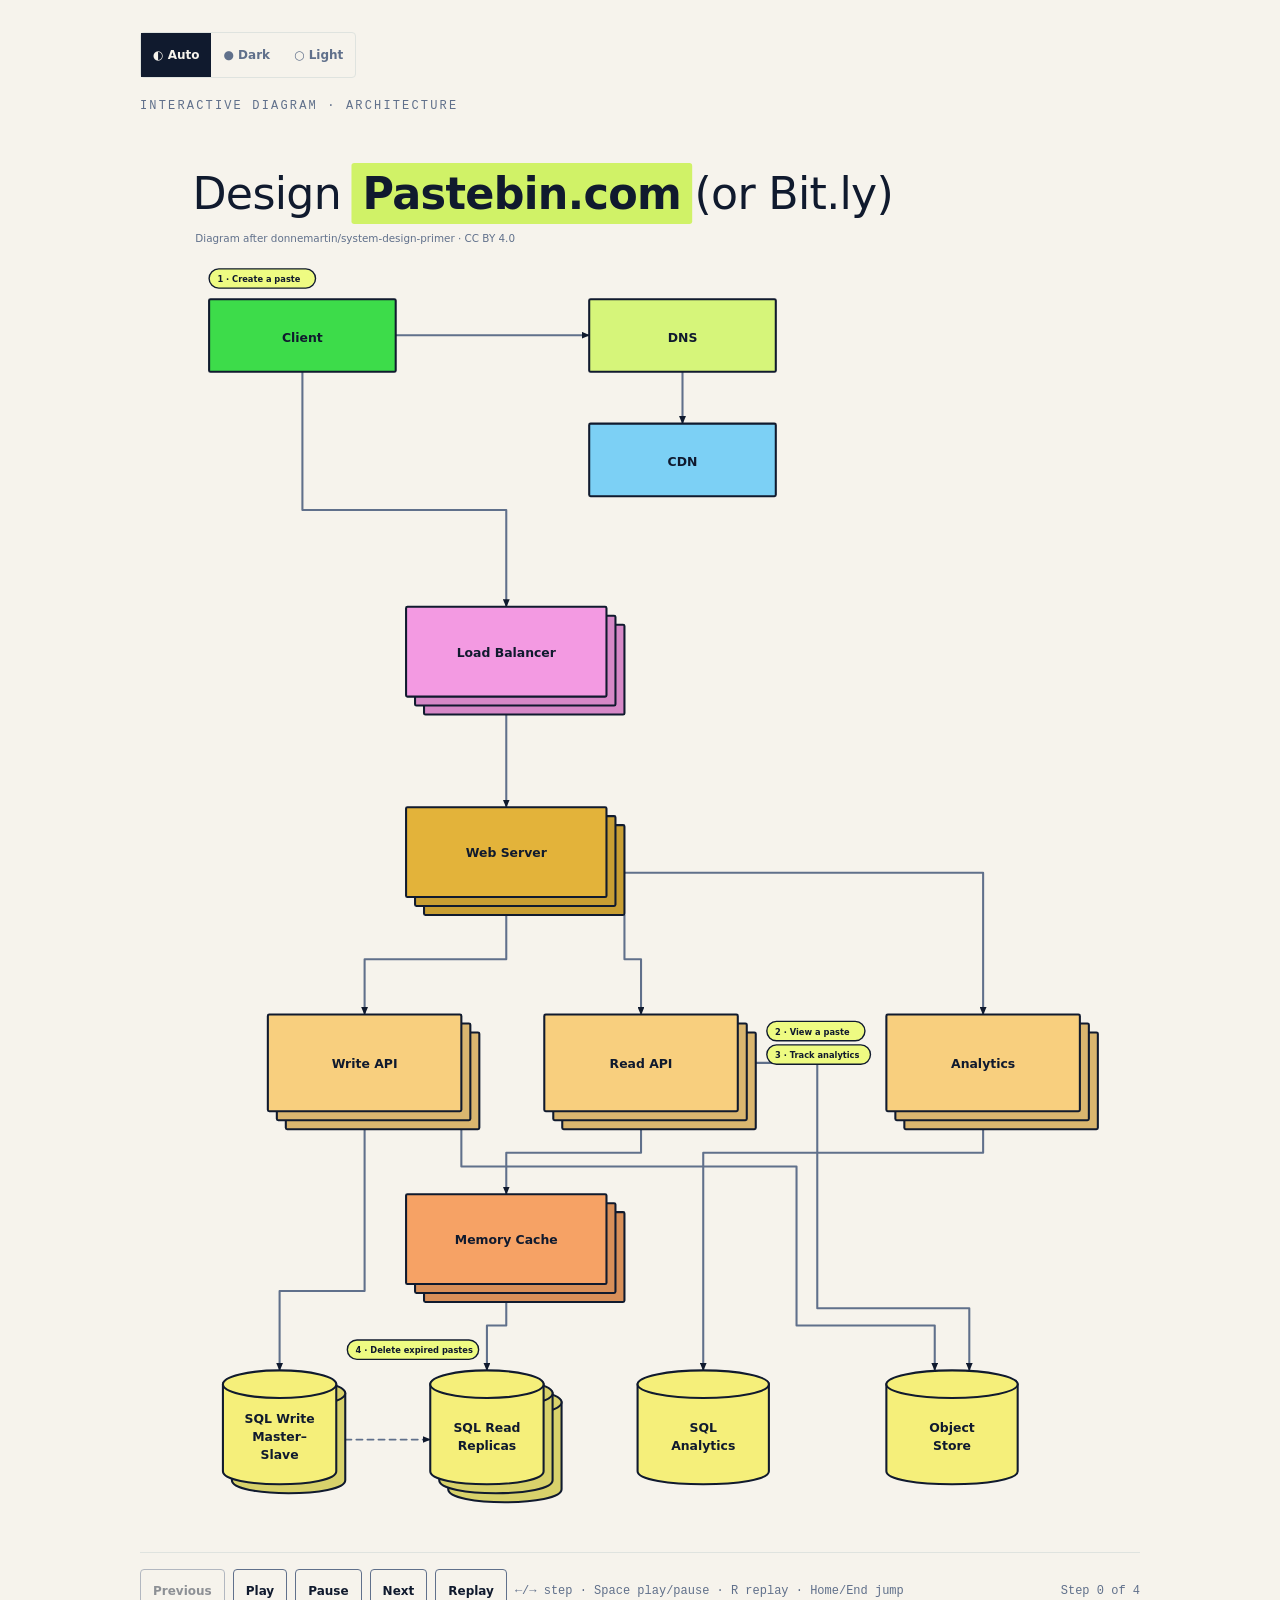
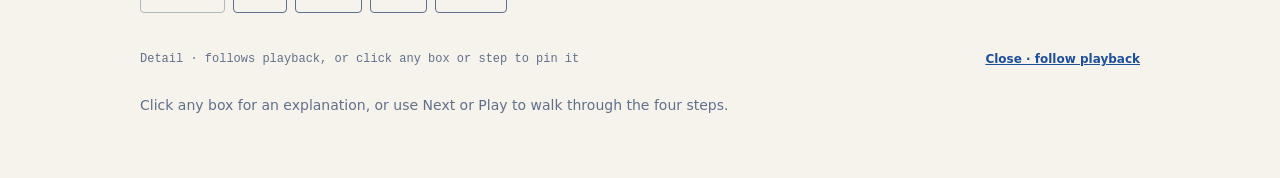
<file: site/diagrams/pastebin.html>
<!DOCTYPE html>
<html lang="en">
<head>
  <meta charset="UTF-8">
  <meta name="darkreader-lock">
  <meta name="viewport" content="width=device-width, initial-scale=1.0">
      <title>Design Pastebin.com (or Bit.ly) — interactive diagram</title>
  <style>
    *, *::before, *::after { box-sizing: border-box; }
    :root {
      --color-paper: #f6f3ec;
      --color-panel: #fffdf8;
      --color-ink: #101a2e;
      --color-muted: #60708b;
      --color-soft: #60708b;
      --color-accent: #ff7961;
      --color-lime: #c9f24b;
      --color-link: #96c1ff;
      --color-link-text: #1d4f9a;
      --color-rule: #dfe3df;
      --color-strip: #f0f1ee; --color-pill: #d9ee4a; --color-tag: #eefb82;
      --tint-coral: #fcd7c6; --tint-blue: #dbe9fb; --tint-lime: #f0fab4; --color-ring-o: #a9bfd0; --color-ring-i: #5aa3f2; --color-diag: #3f7f8c;
      --font-sans: Inter, ui-sans-serif, system-ui, -apple-system, "Segoe UI", sans-serif;
      --font-serif: ui-serif, Georgia, "Times New Roman", serif;
      --font-mono: SFMono-Regular, Consolas, "Liberation Mono", Menlo, monospace;
      --motion-fast: 160ms;
      --motion-step: 480ms;
      --motion-hold: 720ms;
      --motion-total: 5040ms;
      --motion-ease: cubic-bezier(.2,.8,.2,1);
    }
    @media (prefers-color-scheme: dark) {
      :root:not([data-theme="light"]) {
        --color-paper: #11151d; --color-panel: #171c26; --color-ink: #ece8de;
        --color-muted: #95a0b4; --color-soft: #95a0b4; --color-rule: #2d3543;
        --color-link-text: #96c1ff; --color-strip: #212836; --color-pill: #b8d63a; --color-tag: #c9f24b;
        --tint-coral: #5a352b; --tint-blue: #25385a; --tint-lime: #3d4a1d; --color-ring-o: #4b6275; --color-ring-i: #4a8fdc; --color-diag: #6fb3c0;
      }
    }
    :root[data-theme="dark"],
    :root:has(#t-dark:checked),
    body:has(#t-dark:checked) {
      --color-paper: #11151d; --color-panel: #171c26; --color-ink: #ece8de;
        --color-muted: #95a0b4; --color-soft: #95a0b4; --color-rule: #2d3543;
        --color-link-text: #96c1ff; --color-strip: #212836; --color-pill: #b8d63a; --color-tag: #c9f24b;
        --tint-coral: #5a352b; --tint-blue: #25385a; --tint-lime: #3d4a1d; --color-ring-o: #4b6275; --color-ring-i: #4a8fdc; --color-diag: #6fb3c0;
    }
    :root[data-theme="light"],
    :root:has(#t-light:checked),
    body:has(#t-light:checked) {
      --color-paper: #f7f7f2; --color-panel: #ffffff; --color-ink: #101a2e;
        --color-muted: #60708b; --color-soft: #60708b; --color-rule: #dfe3df;
        --color-link-text: #1d4f9a; --color-strip: #f0f1ee; --color-pill: #d9ee4a; --color-tag: #eefb82;
        --tint-coral: #fcd7c6; --tint-blue: #dbe9fb; --tint-lime: #f0fab4; --color-ring-o: #a9bfd0; --color-ring-i: #5aa3f2; --color-diag: #3f7f8c;
    }
    html:has(#t-dark:checked) { color-scheme: dark; }
    html:has(#t-light:checked) { color-scheme: light; }
    html { background: var(--color-paper); }
    body {
      margin: 0;
      min-height: 100vh;
      padding: 32px 16px 48px;
      color: var(--color-ink);
      background: var(--color-paper);
      font-family: var(--font-sans);
      display: grid;
      justify-items: center;
    }
    [data-motion-root] { width: min(100%, 1000px); max-width: 100%; min-width: 0; outline: none; }
    .topbar {
      display: flex; flex-wrap: wrap; align-items: center; justify-content: space-between;
      gap: 12px; margin-bottom: 20px;
    }
    .back {
      color: var(--color-link-text); font: 500 14px/1.4 var(--font-sans);
      min-height: 44px; display: inline-flex; align-items: center;
    }
    .back:focus-visible, .node-link:focus-visible, .follow:focus-visible {
      outline: 3px solid var(--color-accent); outline-offset: 2px;
    }
    .theme { display: inline-flex; border: 1px solid var(--color-rule); border-radius: 4px; padding: 0; margin: 0; min-width: 0; }
    .theme legend { position: absolute; width: 1px; height: 1px; overflow: hidden; clip: rect(0,0,0,0); }
    .theme input { position: absolute; opacity: 0; width: 1px; height: 1px; }
    .theme label {
      display: inline-flex; align-items: center; justify-content: center;
      min-width: 44px; min-height: 44px; padding: 0 12px; cursor: pointer;
      color: var(--color-muted); font: 600 12px/1 var(--font-sans);
    }
    .theme input:checked + label { background: var(--color-ink); color: var(--color-paper); }
    .theme input:focus-visible + label { outline: 3px solid var(--color-accent); outline-offset: -3px; }
    .eyebrow {
      margin: 0 0 8px;
      color: var(--color-muted);
      font: 500 12px/1.4 var(--font-mono);
      letter-spacing: .18em;
      text-transform: uppercase;
    }
    h1.sr-only-h { position: absolute; width: 1px; height: 1px; overflow: hidden; clip: rect(0,0,0,0); }
    svg { display: block; width: 100%; min-width: 0; height: auto; }
    .diagram-container { position: relative; width: 100%; overflow: visible; }
    .bg { fill: var(--color-paper); }
    .title { fill: var(--color-ink); font: 400 64px var(--font-sans); letter-spacing: -1px; }
    .b { fill: #101a2e; font-weight: 800; }
    .card-box { fill: var(--color-panel); stroke: var(--color-rule); stroke-width: 2; }
    .card-box.soft { fill: var(--color-strip); stroke: var(--color-rule); }
    .edge-crm { stroke: #ff9a7a; stroke-width: 3; }
    .edge-enr { stroke: #5ac8f0; stroke-width: 3; }
    .strip { fill: var(--color-strip); }
    .t-coral { fill: var(--tint-coral); }
    .t-blue { fill: var(--tint-blue); }
    .t-lime { fill: var(--tint-lime); }
    .pill { fill: var(--color-panel); stroke: var(--color-pill); stroke-width: 3; transition: stroke-width var(--motion-fast); }
    .pill-ul { fill: var(--color-pill); opacity: .85; }
    .pill-t { fill: var(--color-ink); font-weight: 700; font-family: var(--font-sans); letter-spacing: -.5px; }
    .tag { fill: var(--color-tag); }
    .tag-t { fill: #101a2e; font: 500 20px var(--font-sans); }
    .txt { fill: var(--color-ink); font-family: var(--font-sans); }
    .txt-b { fill: var(--color-ink); font-family: var(--font-sans); font-weight: 700; }
    .txt-m { fill: var(--color-muted); font-family: var(--font-sans); font-weight: 500; }
    .ico { fill: var(--color-rule); }
    .chip-c { fill: var(--color-panel); stroke: var(--color-rule); stroke-width: 3; }
    .chip-d { fill: var(--color-ink); }
    .logo-bg { fill: #fff; stroke: var(--color-rule); stroke-width: 0.8; }
    .ico-l { fill: var(--color-ink); font-family: var(--font-sans); font-weight: 700; pointer-events: none; }
    .dot-lime { fill: #c9f24b; }
    .dot-red { fill: #ef4b4b; }
    .ph { fill: var(--color-strip); stroke: var(--color-rule); }
    .line { fill: none; stroke: var(--color-ink); stroke-width: 1.6; }
    .loop { fill: none; stroke: var(--color-ink); stroke-width: 1.6; stroke-dasharray: 5 5; }
    .rule { stroke: var(--color-rule); stroke-width: 1.5; }
    .ring-o { fill: none; stroke: var(--color-ring-o); stroke-width: 10; opacity: .35; }
    .arc-o { fill: none; stroke: var(--color-ring-o); stroke-width: 4; }
    .arc-i { fill: none; stroke: var(--color-ring-i); stroke-width: 3; }
    .diag { fill: none; stroke: var(--color-diag); stroke-width: 3; }
    .mkp { fill: var(--color-ink); }
    .mko { fill: var(--color-ring-o); }
    .mki { fill: var(--color-ring-i); }
    .mkt { fill: var(--color-diag); }
    .node-link { cursor: pointer; }
    .node-link:hover .pill { stroke-width: 5; }
    .motion-ready .is-current .pill { stroke: var(--color-ink); stroke-width: 5; }
    .motion-ready .is-current .tag { fill: #c9f24b; stroke: var(--color-ink); stroke-width: 2; }
    .motion-ready[data-frame="step"] [data-motion-item].is-visible:not(.is-current) { opacity: .28; }

    /* Idle state: whole diagram visible. Dimming applies only while stepping or playing. */
    .motion-ready[data-frame="start"]:not(.is-playing) [data-motion-item] { opacity: 1; transform: none; }

    /* Every box is a link. */
    .box-link { cursor: pointer; }
    .hit { fill: transparent; stroke: transparent; stroke-width: 5; }
    .box-link:is(:hover, :focus-visible) :is(.card-box, .chip-c, .hit, .pill) {
      stroke: #c9f24b; stroke-width: 5; filter: drop-shadow(0 0 1.5px rgba(16,26,46,.7));
    }
    .box-link:focus-visible { outline: 3px solid var(--color-accent); outline-offset: 3px; }

    .motion-ready [data-motion-item] {
      opacity: .12;
      transform: translateY(8px);
      transform-box: fill-box;
      transform-origin: center;
      transition: opacity var(--motion-step) var(--motion-ease),
                  transform var(--motion-step) var(--motion-ease);
    }
    .motion-ready [data-motion-item].is-visible,
    .motion-ready[data-frame="end"] [data-motion-item],
    .motion-ready[data-frame="static"] [data-motion-item] {
      opacity: 1;
      transform: none;
    }

    [data-motion-controls] {
      display: none;
      align-items: center;
      flex-wrap: wrap;
      gap: 8px;
      margin-top: 16px;
      padding-top: 16px;
      border-top: 1px solid var(--color-rule);
    }
    .motion-ready [data-motion-controls] { display: flex; }
    [data-motion-controls][hidden] { display: none !important; }
    [data-motion-controls] button {
      min-width: 44px;
      min-height: 44px;
      padding: 8px 12px;
      border: 1px solid var(--color-muted);
      border-radius: 4px;
      color: var(--color-ink);
      background: var(--color-paper);
      font: 600 12px/1 var(--font-sans);
      cursor: pointer;
    }
    [data-motion-controls] button:hover { border-color: var(--color-accent); }
    [data-motion-controls] button:focus-visible {
      outline: 3px solid var(--color-accent);
      outline-offset: 2px;
    }
    [data-motion-controls] button:disabled { cursor: not-allowed; opacity: .45; }
    .keyboard-help { color: var(--color-muted); font: 400 12px/1.4 var(--font-mono); }
    [data-motion-status-visible] {
      margin-left: auto;
      color: var(--color-muted);
      font: 500 12px/1.4 var(--font-mono);
    }
    .sr-only {
      position: absolute;
      width: 1px;
      height: 1px;
      padding: 0;
      margin: -1px;
      overflow: hidden;
      clip: rect(0,0,0,0);
      white-space: nowrap;
      border: 0;
    }
    noscript p {
      margin: 12px 0 0;
      color: var(--color-muted);
      font: 500 12px/1.4 var(--font-mono);
    }

    /* Detail panel: all cards without JS, follows playback step, or pinned by :target. */
    .panel { margin-top: 24px; scroll-margin-top: 16px; }
    .panel-head { display: flex; flex-wrap: wrap; align-items: center; justify-content: space-between; gap: 8px; margin-bottom: 12px; }
    .panel-head p { margin: 0; color: var(--color-muted); font: 500 12px/1.4 var(--font-mono); }
    .follow { color: var(--color-link-text); font: 600 12px/1 var(--font-sans); min-height: 44px; display: inline-flex; align-items: center; }
    .card {
      margin: 0 0 12px; padding: 16px; border: 1px solid var(--color-rule); border-radius: 6px;
      background: var(--color-panel); scroll-margin-top: 16px;
    }
    .card h2 { margin: 0 0 4px; font: 400 22px/1.2 var(--font-serif); }
    .card .goal { margin: 0 0 12px; color: var(--color-muted); font: 400 14px/1.5 var(--font-sans); }
    .card ul { margin: 0; padding-left: 18px; font: 400 14px/1.6 var(--font-sans); }
    .card code { font: 500 13px var(--font-mono); }
    .hint { display: none; color: var(--color-muted); font: 400 14px/1.5 var(--font-sans); }
    .motion-ready .card { display: none; }
    .motion-ready[data-step-current="0"] .hint { display: block; }
    .motion-ready[data-step-current="1"] #detail-1,
    .motion-ready[data-step-current="2"] #detail-2,
    .motion-ready[data-step-current="3"] #detail-3,
    .motion-ready[data-step-current="4"] #detail-4,
    .motion-ready[data-step-current="5"] #detail-5,
    .motion-ready[data-step-current="6"] #detail-6,
    .motion-ready[data-step-current="7"] #detail-7 { display: block; }
    /* Popup explainers: sit inside the diagram frame, next to the box or pill they explain. */
    .pop {
      --w: min(400px, 92%);
      display: none; position: absolute; z-index: 30; width: var(--w);
      left: min(calc(var(--x) + 10px), calc(100% - var(--w)));
      top: var(--y);
      margin: 0; padding: 20px 22px 22px; border: 1px solid var(--color-rule); border-radius: 14px;
      background: var(--color-panel); color: var(--color-ink); box-shadow: 0 10px 30px rgba(16,26,46,.28);
      scroll-margin: 35vh 0;
    }
    .pop.pl { left: max(0px, min(calc(var(--x) - var(--w) - 10px), calc(100% - var(--w)))); }
    .pop.pu { transform: translateY(calc(-100% + 60px)); }  /* lower half: grow upward so it stays in the frame */
    .pop:target { display: block; border-color: var(--color-accent); }
    .pop h2 { margin: 0 30px 8px 0; font: 400 22px/1.2 var(--font-serif); }
    .pop h3 { margin: 16px 0 4px; color: var(--color-muted); font: 600 11px/1.3 var(--font-mono); letter-spacing: .12em; text-transform: uppercase; }
    .pop p, .pop ul { margin: 0; font: 400 15px/1.55 var(--font-sans); }
    .pop .goal { margin: 0 0 8px; color: var(--color-muted); font-size: 15px; line-height: 1.55; }
    .pop ul { padding-left: 18px; }
    .pop li + li { margin-top: 4px; }
    .pop code { font: 500 13.5px var(--font-mono); }
    .pop .phase-tag { margin: 0 0 4px; }
    .pop-x {
      position: absolute; top: 12px; right: 12px; display: inline-flex; align-items: center; justify-content: center;
      width: 32px; height: 32px; border-radius: 16px; color: var(--color-muted); font: 500 16px/1 var(--font-sans); text-decoration: none;
    }
    .pop-x:hover { color: var(--color-ink); background: var(--color-strip); }
    .pop-x:focus-visible { outline: 3px solid var(--color-accent); outline-offset: 1px; }
    .phase-tag a {
      display: inline-flex; align-items: center; min-height: 22px; padding: 0 9px; border-radius: 11px;
      background: var(--color-tag); color: #101a2e; font: 500 11px/1 var(--font-sans); text-decoration: none;
    }
    .phase-tag a:hover { outline: 2px solid var(--color-ink); }
    .phase-tag a:focus-visible { outline: 3px solid var(--color-accent); outline-offset: 2px; }
    .pop .chips { list-style: none; margin: 0; padding: 0; display: flex; flex-wrap: wrap; gap: 6px; }
    .pop .chips li { padding: 3px 11px; border: 1px solid var(--color-rule); border-radius: 14px; background: var(--color-strip); font: 500 13.5px/1.5 var(--font-sans); }
    .pop .chips a { color: inherit; text-decoration: none; border-bottom: 1px solid transparent; }
    .pop .chips a:hover, .pop .chips a:focus-visible { border-bottom-color: #c9f24b; box-shadow: 0 2px 0 #c9f24b; outline: none; }

    html[data-motion="static"] [data-motion-controls],
    html[data-motion="static"] [data-motion-decorative] { display: none !important; }
    html[data-motion="static"] [data-motion-item] {
      opacity: 1 !important;
      transform: none !important;
      animation: none !important;
      transition: none !important;
    }
    html[data-motion="step"] [data-motion-controls],
    html[data-motion="step"] [data-motion-decorative] { display: none !important; }
    html[data-motion="step"] [data-motion-item] {
      animation: none !important;
      transition: none !important;
    }
    @media (prefers-reduced-motion: reduce) {
      *, *::before, *::after {
        animation-duration: .001ms !important;
        animation-iteration-count: 1 !important;
        scroll-behavior: auto !important;
        transition-duration: .001ms !important;
      }
      [data-motion-item] { opacity: 1 !important; transform: none !important; }
      [data-motion-decorative] { display: none !important; }
      [data-motion-controls] { display: none !important; }
    }
    @media print {
      .diagram-container { overflow-x: visible; }
      .topbar, .theme { display: none !important; }
      [data-motion-controls], [data-motion-decorative] { display: none !important; }
      [data-motion-item] {
        opacity: 1 !important;
        transform: none !important;
        animation: none !important;
        transition: none !important;
      }
      .motion-ready .card { display: block; }
      .pop { display: none !important; }
    }

    /* System Design Primer diagram additions. */
    .sys-arrow { fill: none; stroke: var(--color-muted); stroke-width: 3; stroke-linecap: round; stroke-linejoin: round; }
    .sys-dash { fill: none; stroke: var(--color-muted); stroke-width: 2.5; stroke-dasharray: 9 7; stroke-linecap: round; }
    .sys-box { stroke: #101a2e; stroke-width: 3; }
    .sys-text { fill: #101a2e; font: 700 22px var(--font-sans); pointer-events: none; }
    .sys-small { fill: #101a2e; font: 700 18px var(--font-sans); pointer-events: none; }
    .sys-copy { stroke: #101a2e; stroke-width: 3; opacity: 1; }
    .sys-frame { fill: none; stroke: var(--color-muted); stroke-width: 2.5; stroke-dasharray: 9 7; }
    .sys-frame-label { fill: var(--color-paper); }
    .sys-frame-text { fill: var(--color-muted); font: 700 16px var(--font-mono); letter-spacing: .08em; }
    .edge-label-bg { fill: var(--color-paper); opacity: .98; }
    .edge-label { fill: var(--color-muted); font: 600 14px var(--font-mono); }
    .step-badge { fill: var(--color-tag); stroke: var(--color-ink); stroke-width: 2; }
    .step-badge-t { fill: #101a2e; font: 700 12px var(--font-sans); }
    .cyl { stroke: #101a2e; stroke-width: 3; fill: #f5ef7a; }
    .cyl-back { stroke: #101a2e; stroke-width: 3; }
  </style>
</head>
<body>
  <main id="top" data-motion-root tabindex="-1" data-motion-mode="step" data-step-count="4" data-step-current="4" data-frame="static" data-static-frame="complete">
    <div class="topbar">
      <fieldset class="theme"><legend>Theme</legend><input type="radio" name="theme" id="t-auto" checked><label for="t-auto">◐ Auto</label><input type="radio" name="theme" id="t-dark"><label for="t-dark">● Dark</label><input type="radio" name="theme" id="t-light"><label for="t-light">○ Light</label></fieldset>
    </div>
    <p class="eyebrow">Interactive diagram · architecture</p>
    <h1 class="sr-only-h">Design Pastebin.com (or Bit.ly)</h1>
    <!-- GENERATED:START -->
    <div class="diagram-container">
      <svg viewBox="0 0 1447 2045" xmlns="http://www.w3.org/2000/svg" role="img" aria-labelledby="pastebin-title pastebin-desc">
        <title id="pastebin-title">Design Pastebin.com (or Bit.ly)</title>
        <desc id="pastebin-desc">A client resolves Pastebin through DNS and can use a CDN. Requests pass through a load balancer and web servers to write and read APIs, an analytics service, a memory cache, SQL databases, and object storage.</desc>
        <defs><marker id="mk" markerWidth="12" markerHeight="10" refX="11" refY="5" orient="auto" markerUnits="userSpaceOnUse"><path class="mkp" d="M0,0 L12,5 L0,10 Z"/></marker></defs>
        <rect class="bg" width="1447" height="2045"/>
        <!-- "Design " is estimated at 7 × .55 × 64 = 246px; the bold label is 12 × .6 × 64 = 461px. -->
        <rect x="306" y="58" width="493" height="88" rx="4" fill="#c9f24b" opacity=".82"/>
        <text class="title" x="76" y="125"><tspan>Design </tspan><tspan class="b" x="322" textLength="461" lengthAdjust="spacingAndGlyphs">Pastebin.com</tspan> (or Bit.ly)</text>
        <text class="txt-m" x="80" y="172" style="font-size:15px">Diagram after donnemartin/system-design-primer · CC BY 4.0</text>

        <g data-motion-item data-step="1" aria-label="Step 1 of 4: Create a paste flow">
          <path class="sys-arrow" d="M370,307 H650" marker-end="url(#mk)"/>
          <path class="sys-arrow" d="M785,360 V435" marker-end="url(#mk)"/>
          <path class="sys-arrow" d="M235,360 V560 H530 V700" marker-end="url(#mk)"/>
          <path class="sys-arrow" d="M530,856 V990" marker-end="url(#mk)"/>
          <path class="sys-arrow" d="M530,1146 V1210 H325 V1290" marker-end="url(#mk)"/>
          <path class="sys-arrow" d="M325,1456 V1690 H202 V1805" marker-end="url(#mk)"/>
          <path class="sys-arrow" d="M465,1456 V1510 H950 V1740 H1150 V1805" marker-end="url(#mk)"/>
        </g>
        <g data-motion-item data-step="2" aria-label="Step 2 of 4: View a paste flow">
          <path class="sys-arrow" d="M701,1146 V1210 H725 V1290" marker-end="url(#mk)"/>
          <path class="sys-arrow" d="M725,1456 V1490 H530 V1550" marker-end="url(#mk)"/>
          <path class="sys-arrow" d="M530,1706 V1740 H502 V1805" marker-end="url(#mk)"/>
          <path class="sys-arrow" d="M891,1360 H980 V1715 H1200 V1805" marker-end="url(#mk)"/>
          <path class="sys-dash" d="M297,1905 H420" marker-end="url(#mk)"/>
        </g>
        <g data-motion-item data-step="3" aria-label="Step 3 of 4: Track page analytics flow">
          <path class="sys-arrow" d="M701,1085 H1220 V1290" marker-end="url(#mk)"/>
          <path class="sys-arrow" d="M1220,1456 V1490 H815 V1805" marker-end="url(#mk)"/>
        </g>
        <g data-motion-item data-step="4" aria-label="Step 4 of 4: Delete expired pastes flow">
        </g>

        <g data-motion-item data-step="1" aria-label="Step 1 of 4: Create a paste components">
          <a class="box-link" href="#box-client" aria-label="Client: open explanation"><rect class="sys-box" x="100" y="255" width="270" height="105" rx="2" fill="#3ddc4a"/><text class="sys-small" text-anchor="middle" x="235" y="317">Client</text><rect class="hit" x="96" y="251" width="278" height="113"/></a>
          <a class="box-link" href="#box-dns" aria-label="DNS: open explanation"><rect class="sys-box" x="650" y="255" width="270" height="105" rx="2" fill="#d6f57a"/><text class="sys-small" text-anchor="middle" x="785" y="317">DNS</text><rect class="hit" x="646" y="251" width="278" height="113"/></a>
          <a class="box-link" href="#box-cdn" aria-label="CDN: open explanation"><rect class="sys-box" x="650" y="435" width="270" height="105" rx="2" fill="#7cd0f5"/><text class="sys-small" text-anchor="middle" x="785" y="497">CDN</text><rect class="hit" x="646" y="431" width="278" height="113"/></a>
          <a class="box-link" href="#box-load-balancer" aria-label="Load Balancer: open explanation"><rect class="sys-copy" x="411" y="726" width="290" height="130" rx="2" fill="#d688c7"/><rect class="sys-copy" x="398" y="713" width="290" height="130" rx="2" fill="#d688c7"/><rect class="sys-box" x="385" y="700" width="290" height="130" rx="2" fill="#f39ae2"/><text class="sys-small" text-anchor="middle" x="530" y="772">Load Balancer</text><rect class="hit" x="381" y="696" width="298" height="138"/></a>
          <a class="box-link" href="#box-web-server" aria-label="Web Server: open explanation"><rect class="sys-copy" x="411" y="1016" width="290" height="130" rx="2" fill="#c89e33"/><rect class="sys-copy" x="398" y="1003" width="290" height="130" rx="2" fill="#c89e33"/><rect class="sys-box" x="385" y="990" width="290" height="130" rx="2" fill="#e3b33a"/><text class="sys-small" text-anchor="middle" x="530" y="1062">Web Server</text><rect class="hit" x="381" y="986" width="298" height="138"/></a>
          <a class="box-link" href="#box-write-api" aria-label="Write API: open explanation"><rect class="sys-copy" x="211" y="1316" width="280" height="140" rx="2" fill="#dab66f"/><rect class="sys-copy" x="198" y="1303" width="280" height="140" rx="2" fill="#dab66f"/><rect class="sys-box" x="185" y="1290" width="280" height="140" rx="2" fill="#f8cf7e"/><text class="sys-small" text-anchor="middle" x="325" y="1368">Write API</text><rect class="hit" x="181" y="1286" width="288" height="148"/></a>
          <a class="box-link" href="#box-sql-write" aria-label="SQL Write Master-Slave: open explanation"><path class="cyl-back" fill="#d8d26b" d="M133,1838 C133,1818 297,1818 297,1838 V1964 C297,1989 133,1989 133,1964 Z"/><ellipse class="cyl-back" fill="#d8d26b" cx="215" cy="1838" rx="82" ry="20"/><path class="cyl" d="M120,1825 C120,1805 284,1805 284,1825 V1951 C284,1976 120,1976 120,1951 Z"/><ellipse class="cyl" cx="202" cy="1825" rx="82" ry="20"/><text class="sys-small" text-anchor="middle"><tspan x="202" y="1881">SQL Write</tspan><tspan x="202" y="1907">Master–</tspan><tspan x="202" y="1933">Slave</tspan></text><rect class="hit" x="116" y="1801" width="172" height="180"/></a>
          <a class="box-link" href="#box-object-store" aria-label="Object Store: open explanation"><path class="cyl" d="M1080,1825 C1080,1805 1270,1805 1270,1825 V1951 C1270,1976 1080,1976 1080,1951 Z"/><ellipse class="cyl" cx="1175" cy="1825" rx="95" ry="20"/><text class="sys-small" text-anchor="middle"><tspan x="1175" y="1894">Object</tspan><tspan x="1175" y="1920">Store</tspan></text><rect class="hit" x="1076" y="1801" width="198" height="180"/></a>
          <a href="#pop-1" class="box-link" aria-label="Step 1: Create a paste"><rect class="step-badge" x="100" y="211" width="154" height="28" rx="14"/><text class="step-badge-t" x="112" y="230">1 · Create a paste</text></a>
        </g>
        <g data-motion-item data-step="2" aria-label="Step 2 of 4: View a paste components">
          <a class="box-link" href="#box-read-api" aria-label="Read API: open explanation"><rect class="sys-copy" x="611" y="1316" width="280" height="140" rx="2" fill="#dab66f"/><rect class="sys-copy" x="598" y="1303" width="280" height="140" rx="2" fill="#dab66f"/><rect class="sys-box" x="585" y="1290" width="280" height="140" rx="2" fill="#f8cf7e"/><text class="sys-small" text-anchor="middle" x="725" y="1368">Read API</text><rect class="hit" x="581" y="1286" width="288" height="148"/></a>
          <a class="box-link" href="#box-memory-cache" aria-label="Memory Cache: open explanation"><rect class="sys-copy" x="411" y="1576" width="290" height="130" rx="2" fill="#d88f59"/><rect class="sys-copy" x="398" y="1563" width="290" height="130" rx="2" fill="#d88f59"/><rect class="sys-box" x="385" y="1550" width="290" height="130" rx="2" fill="#f6a265"/><text class="sys-small" text-anchor="middle" x="530" y="1622">Memory Cache</text><rect class="hit" x="381" y="1546" width="298" height="138"/></a>
          <a class="box-link" href="#box-sql-read" aria-label="SQL Read Replicas: open explanation"><path class="cyl-back" fill="#d8d26b" d="M446,1851 C446,1831 610,1831 610,1851 V1977 C610,2002 446,2002 446,1977 Z"/><ellipse class="cyl-back" fill="#d8d26b" cx="528" cy="1851" rx="82" ry="20"/><path class="cyl-back" fill="#d8d26b" d="M433,1838 C433,1818 597,1818 597,1838 V1964 C597,1989 433,1989 433,1964 Z"/><ellipse class="cyl-back" fill="#d8d26b" cx="515" cy="1838" rx="82" ry="20"/><path class="cyl" d="M420,1825 C420,1805 584,1805 584,1825 V1951 C584,1976 420,1976 420,1951 Z"/><ellipse class="cyl" cx="502" cy="1825" rx="82" ry="20"/><text class="sys-small" text-anchor="middle"><tspan x="502" y="1894">SQL Read</tspan><tspan x="502" y="1920">Replicas</tspan></text><rect class="hit" x="416" y="1801" width="172" height="180"/></a>
          <a href="#pop-2" class="box-link" aria-label="Step 2: View a paste"><rect class="step-badge" x="907" y="1300" width="142" height="28" rx="14"/><text class="step-badge-t" x="919" y="1319">2 · View a paste</text></a>
        </g>
        <g data-motion-item data-step="3" aria-label="Step 3 of 4: Track analytics components">
          <a class="box-link" href="#box-analytics" aria-label="Analytics: open explanation"><rect class="sys-copy" x="1106" y="1316" width="280" height="140" rx="2" fill="#dab66f"/><rect class="sys-copy" x="1093" y="1303" width="280" height="140" rx="2" fill="#dab66f"/><rect class="sys-box" x="1080" y="1290" width="280" height="140" rx="2" fill="#f8cf7e"/><text class="sys-small" text-anchor="middle" x="1220" y="1368">Analytics</text><rect class="hit" x="1076" y="1286" width="288" height="148"/></a>
          <a class="box-link" href="#box-sql-analytics" aria-label="SQL Analytics: open explanation"><path class="cyl" d="M720,1825 C720,1805 910,1805 910,1825 V1951 C910,1976 720,1976 720,1951 Z"/><ellipse class="cyl" cx="815" cy="1825" rx="95" ry="20"/><text class="sys-small" text-anchor="middle"><tspan x="815" y="1894">SQL</tspan><tspan x="815" y="1920">Analytics</tspan></text><rect class="hit" x="716" y="1801" width="198" height="180"/></a>
          <a href="#pop-3" class="box-link" aria-label="Step 3: Track analytics"><rect class="step-badge" x="907" y="1334" width="150" height="28" rx="14"/><text class="step-badge-t" x="919" y="1353">3 · Track analytics</text></a>
        </g>
        <g data-motion-item data-step="4" aria-label="Step 4 of 4: Delete expired pastes components">
          <a href="#pop-4" class="box-link" aria-label="Step 4: Delete expired pastes"><rect class="step-badge" x="300" y="1761" width="190" height="28" rx="14"/><text class="step-badge-t" x="312" y="1780">4 · Delete expired pastes</text></a>
        </g>
      </svg>

      <article class="pop phase-pop" id="pop-1" style="--x: 65.5%; --y: 34.6%"><a class="pop-x" href="#close-card" aria-label="Close explanation">✕</a><h2>1 · Create a paste</h2><p class="goal">The client sends a create request through the web layer. Write API creates a unique URL, saves the record, stores the paste, and returns the URL.</p></article>
      <article class="pop phase-pop pl pu" id="pop-2" style="--x: 70.7%; --y: 66.8%"><a class="pop-x" href="#close-card" aria-label="Close explanation">✕</a><h2>2 · View a paste</h2><p class="goal">Read API checks the generated URL and fetches the paste contents. Cache and read replicas help scale the read-heavy path.</p></article>
      <article class="pop phase-pop pl pu" id="pop-3" style="--x: 86.5%; --y: 63.1%"><a class="pop-x" href="#close-card" aria-label="Close explanation">✕</a><h2>3 · Track analytics</h2><p class="goal">Web server logs feed analytics. MapReduce can turn those logs into hit counts without requiring realtime processing.</p></article>
      <article class="pop phase-pop pu" id="pop-4" style="--x: 12.2%; --y: 84.5%"><a class="pop-x" href="#close-card" aria-label="Close explanation">✕</a><h2>4 · Delete expired pastes</h2><p class="goal">The service scans for rows older than their expiration timestamp, then deletes them or marks them expired.</p></article>

      <article class="pop box-card" id="box-client" style="--x: 16.2%; --y: 15.0%"><a class="pop-x" href="#close-card" aria-label="Close explanation">✕</a><h2>Client</h2><p class="phase-tag"><a href="#pop-1">Step 1 · Create a paste</a></p><h3>What it is</h3><p>The anonymous person using Pastebin.</p><h3>Its job here</h3><p>It sends a create or get request. DNS gives it an address, then the request reaches the Load Balancer.</p><h3>Trade-off</h3><p>Following a short link should be fast.</p><h3>In the primer</h3><p><a href="../topics/how-to-approach-a-system-design-interview-question.html#step-1-outline-use-cases-constraints-and-assumptions" target="_top">Interview approach › Step 1: Outline use cases, constraints, and assumptions →</a></p></article>
      <article class="pop box-card" id="box-dns" style="--x: 54.3%; --y: 15.0%"><a class="pop-x" href="#close-card" aria-label="Close explanation">✕</a><h2>DNS</h2><p class="phase-tag"><a href="#pop-1">Step 1 · Create a paste</a></p><h3>What it is</h3><p>DNS points the Pastebin name to an address.</p><h3>Its job here</h3><p>It receives the client lookup. The client then reaches the CDN or Load Balancer.</p><h3>Trade-off</h3><p>DNS is a separate part of the request path.</p><h3>In the primer</h3><p><a href="../topics/domain-name-system.html#disadvantages-dns" target="_top">Domain name system › Disadvantage(s): DNS →</a></p></article>
      <article class="pop box-card" id="box-cdn" style="--x: 54.3%; --y: 23.8%"><a class="pop-x" href="#close-card" aria-label="Close explanation">✕</a><h2>CDN</h2><p class="phase-tag"><a href="#pop-1">Step 1 · Create a paste</a></p><h3>What it is</h3><p>A CDN can serve content close to the client.</p><h3>Its job here</h3><p>It receives requests after DNS. It can serve popular content before a request reaches the Load Balancer.</p><h3>Trade-off</h3><p>CDN caching is one of several places to cache.</p><h3>In the primer</h3><p><a href="../topics/content-delivery-network.html#pull-cdns" target="_top">Content delivery network › Pull CDNs →</a></p></article>
      <article class="pop box-card" id="box-load-balancer" style="--x: 36.6%; --y: 37.4%"><a class="pop-x" href="#close-card" aria-label="Close explanation">✕</a><h2>Load Balancer</h2><p class="phase-tag"><a href="#pop-1">Step 1 · Create a paste</a></p><h3>What it is</h3><p>A load balancer distributes requests across servers.</p><h3>Its job here</h3><p>It receives client traffic and sends it to a Web Server. Multiple Web Servers improve availability.</p><h3>Trade-off</h3><p>A load balancer adds another component to operate.</p><h3>In the primer</h3><p><a href="../topics/load-balancer.html#horizontal-scaling" target="_top">Load balancer › Horizontal scaling →</a></p></article>
      <article class="pop box-card" id="box-web-server" style="--x: 36.6%; --y: 51.6%"><a class="pop-x" href="#close-card" aria-label="Close explanation">✕</a><h2>Web Server</h2><p class="phase-tag"><a href="#pop-1">Step 1 · Create a paste</a></p><h3>What it is</h3><p>A reverse proxy handles the public request.</p><h3>Its job here</h3><p>It receives traffic from the Load Balancer. It forwards create requests to Write API and get requests to Read API.</p><h3>Trade-off</h3><p>Horizontal scaling adds more servers to manage.</p><h3>In the primer</h3><p><a href="../topics/reverse-proxy-web-server.html#load-balancer-vs-reverse-proxy" target="_top">Reverse proxy › Load balancer vs reverse proxy →</a></p></article>
      <article class="pop box-card pu" id="box-write-api" style="--x: 22.5%; --y: 66.5%"><a class="pop-x" href="#close-card" aria-label="Close explanation">✕</a><h2>Write API</h2><p class="phase-tag"><a href="#pop-1">Step 1 · Create a paste</a></p><h3>What it is</h3><p>The application endpoint that creates a paste.</p><h3>Its job here</h3><p>It receives a create request from Web Server. It checks SQL Write Master–Slave for a duplicate URL, saves the record, and saves contents to Object Store.</p><h3>Trade-off</h3><p>SQL or NoSQL is a design trade-off for this lookup.</p><h3>In the primer</h3><p><a href="../topics/application-layer.html#disadvantages-application-layer" target="_top">Application layer › Disadvantage(s): application layer →</a></p></article>
      <article class="pop box-card pu" id="box-read-api" style="--x: 50.1%; --y: 66.5%"><a class="pop-x" href="#close-card" aria-label="Close explanation">✕</a><h2>Read API</h2><p class="phase-tag"><a href="#pop-2">Step 2 · View a paste</a></p><h3>What it is</h3><p>The application endpoint that retrieves a paste.</p><h3>Its job here</h3><p>It receives a get request from Web Server. It checks Memory Cache, then SQL Read Replicas for the URL and Object Store for contents.</p><h3>Trade-off</h3><p>Cache misses still depend on the database.</p><h3>In the primer</h3><p><a href="../topics/application-layer.html#disadvantages-application-layer" target="_top">Application layer › Disadvantage(s): application layer →</a></p></article>
      <article class="pop box-card pl pu" id="box-analytics" style="--x: 84.3%; --y: 66.5%"><a class="pop-x" href="#close-card" aria-label="Close explanation">✕</a><h2>Analytics</h2><p class="phase-tag"><a href="#pop-3">Step 3 · Track analytics</a></p><h3>What it is</h3><p>A process that turns web server logs into hit counts.</p><h3>Its job here</h3><p>It receives Web Server logs. It hands monthly page data to SQL Analytics.</p><h3>Trade-off</h3><p>Page view analytics do not need to be realtime.</p><h3>In the primer</h3><p><a href="../topics/how-to-approach-a-system-design-interview-question.html#step-3-design-core-components" target="_top">Interview approach › Step 3: Design core components →</a></p></article>
      <article class="pop box-card pu" id="box-memory-cache" style="--x: 36.6%; --y: 78.0%"><a class="pop-x" href="#close-card" aria-label="Close explanation">✕</a><h2>Memory Cache</h2><p class="phase-tag"><a href="#pop-2">Step 2 · View a paste</a></p><h3>What it is</h3><p>An in-memory store for popular content.</p><h3>Its job here</h3><p>Read API checks it before the database. A cache miss goes to SQL Read Replicas.</p><h3>Trade-off</h3><p>The cache helps with uneven traffic and traffic spikes.</p><h3>In the primer</h3><p><a href="../topics/cache.html#cache-aside" target="_top">Cache › Cache-aside →</a></p></article>
      <article class="pop box-card pu" id="box-sql-write" style="--x: 14.0%; --y: 89.3%"><a class="pop-x" href="#close-card" aria-label="Close explanation">✕</a><h2>SQL Write Master–Slave</h2><p class="phase-tag"><a href="#pop-1">Step 1 · Create a paste</a></p><h3>What it is</h3><p>The SQL database for paste records and unique shortlinks.</p><h3>Its job here</h3><p>Write API checks it for a duplicate and saves the <code>pastes</code> record. It replicates changes to SQL Read Replicas.</p><h3>Trade-off</h3><p>More write scaling may need federation, sharding, denormalization, or SQL tuning.</p><h3>In the primer</h3><p><a href="../topics/database.html#master-slave-replication" target="_top">Database › Master-slave replication →</a></p></article>
      <article class="pop box-card pu" id="box-sql-read" style="--x: 34.7%; --y: 89.3%"><a class="pop-x" href="#close-card" aria-label="Close explanation">✕</a><h2>SQL Read Replicas</h2><p class="phase-tag"><a href="#pop-2">Step 2 · View a paste</a></p><h3>What it is</h3><p>Replicated SQL databases that serve reads.</p><h3>Its job here</h3><p>They receive replicated writes from SQL Write Master–Slave. Read API uses them after a cache miss.</p><h3>Trade-off</h3><p>Replicas must not be bogged down with replicating writes.</p><h3>In the primer</h3><p><a href="../topics/database.html#master-slave-replication" target="_top">Database › Master-slave replication →</a></p></article>
      <article class="pop box-card pu" id="box-sql-analytics" style="--x: 56.3%; --y: 89.3%"><a class="pop-x" href="#close-card" aria-label="Close explanation">✕</a><h2>SQL Analytics</h2><p class="phase-tag"><a href="#pop-3">Step 3 · Track analytics</a></p><h3>What it is</h3><p>A database for analytics results.</p><h3>Its job here</h3><p>Analytics writes page hit counts here. It stores the results of processing Web Server logs.</p><h3>Examples</h3><ul class="chips"><li>Amazon Redshift</li><li>Google BigQuery</li></ul><h3>Trade-off</h3><p>Realtime analytics are not a requirement.</p><h3>In the primer</h3><p><a href="../topics/how-to-approach-a-system-design-interview-question.html#step-3-design-core-components" target="_top">Interview approach › Step 3: Design core components →</a></p></article>
      <article class="pop box-card pl pu" id="box-object-store" style="--x: 81.2%; --y: 89.3%"><a class="pop-x" href="#close-card" aria-label="Close explanation">✕</a><h2>Object Store</h2><p class="phase-tag"><a href="#pop-1">Step 1 · Create a paste</a></p><h3>What it is</h3><p>Managed storage for paste contents.</p><h3>Its job here</h3><p>Write API saves paste data here. Read API fetches contents from it after it finds the generated URL.</p><h3>Examples</h3><ul class="chips"><li>Amazon S3</li></ul><h3>Trade-off</h3><p>Pastebin stores paste contents instead of an original unshortened URL.</p><h3>In the primer</h3><p><a href="../topics/database.html#document-store" target="_top">Database › Document store →</a></p></article>
    </div>
    <!-- GENERATED:END -->
    <div data-motion-controls role="group" aria-label="Diagram playback controls">
      <button type="button" data-motion-action="prev">Previous</button>
      <button type="button" data-motion-action="play" aria-pressed="false">Play</button>
      <button type="button" data-motion-action="pause" aria-pressed="true">Pause</button>
      <button type="button" data-motion-action="next">Next</button>
      <button type="button" data-motion-action="replay">Replay</button>
      <span class="keyboard-help">←/→ step · Space play/pause · R replay · Home/End jump</span>
      <span data-motion-status-visible aria-hidden="true">Step <span data-motion-step-label>4</span> of 4</span>
    </div>
    <p class="sr-only" data-motion-status role="status" aria-live="polite" aria-atomic="true"></p>
    <noscript><p>Animation controls require JavaScript. The complete final diagram is shown above.</p></noscript>
    <i id="close-card" aria-hidden="true"></i>
    <section class="panel" id="panel" aria-label="Step detail"><div class="panel-head"><p>Detail · follows playback, or click any box or step to pin it</p><a class="follow" href="#close-card">Close · follow playback</a></div><p class="hint">Click any box for an explanation, or use Next or Play to walk through the four steps.</p><article class="card" id="detail-1"><h2>1 · Create a paste</h2><p class="goal">Write API creates the generated URL and saves the record and paste contents.</p><p>The request moves from Client to Web Server to Write API, SQL Write Master–Slave, and Object Store.</p></article><article class="card" id="detail-2"><h2>2 · View a paste</h2><p class="goal">Read API finds the generated URL and fetches paste contents.</p><p>The read path checks Memory Cache first, then SQL Read Replicas and Object Store.</p></article><article class="card" id="detail-3"><h2>3 · Track analytics</h2><p class="goal">MapReduce turns Web Server logs into page hit counts.</p><p>Analytics writes the resulting counts to SQL Analytics.</p></article><article class="card" id="detail-4"><h2>4 · Delete expired pastes</h2><p class="goal">Expired records are found by their expiration timestamp.</p><p>The service deletes the entries or marks them expired.</p></article></section>
  </main>

  <script data-diagram-controls>
    (() => {
      const params = new URLSearchParams(location.search);
      const staticOverride = params.get('motion') === 'static' || document.documentElement.dataset.motion === 'static';
      const requestedStep = params.get('step');
      const reduce = matchMedia('(prefers-reduced-motion: reduce)');
      document.fonts.ready.then(() => { document.documentElement.dataset.fontsReady = 'true'; });

      document.querySelectorAll('[data-motion-root]').forEach((root) => {
        const count = Number(root.dataset.stepCount);
        const hold = parseFloat(getComputedStyle(root).getPropertyValue('--motion-hold')) || 720;
        const parsedStep = requestedStep !== null && /^\d+$/.test(requestedStep) ? Number(requestedStep) : null;
        const exactStep = params.get('motion') === 'step' && Number.isSafeInteger(parsedStep) && parsedStep >= 0 && parsedStep <= count ? parsedStep : null;
        const items = [...root.querySelectorAll('[data-motion-item]')];
        const labels = Array.from({ length: count + 1 }, (_, index) => index === 0
          ? 'Ready'
          : items.filter((item) => !item.hasAttribute('data-motion-decorative') && Number(item.dataset.step) === index)
              .map((item) => item.getAttribute('aria-label')).join('; '));
        const controls = root.querySelector('[data-motion-controls]');
        const status = root.querySelector('[data-motion-status]');
        const visibleStep = root.querySelector('[data-motion-step-label]');
        let step = count;
        let timer = 0;
        let playing = false;
        let stepBeforeReduce = 0;
        let resumeAfterReduce = root.dataset.motionMode === 'reveal';

        const buttons = (action) => controls.querySelector(`[data-motion-action="${action}"]`);
        const clearClock = () => { window.clearTimeout(timer); timer = 0; };
        const announce = () => { status.textContent = `Step ${step} of ${count}: ${labels[step] || 'Complete'}`; };
        const setControlsAvailable = (available) => {
          controls.hidden = !available;
          controls.setAttribute('aria-hidden', String(!available));
          controls.dataset.playbackDisabled = String(!available);
          controls.querySelectorAll('button').forEach((control) => { control.disabled = !available; });
        };

        function render(next, userInitiated = false) {
          step = Math.max(0, Math.min(count, next));
          root.dataset.stepCurrent = String(step);
          root.dataset.frame = step === count ? 'end' : step === 0 ? 'start' : 'step';
          items.forEach((item) => {
            const itemStep = Number(item.dataset.step);
            item.classList.toggle('is-visible', itemStep <= step);
            item.classList.toggle('is-current', itemStep === step);
          });
          if (visibleStep) visibleStep.textContent = String(step);
          const unavailable = controls.dataset.playbackDisabled === 'true';
          buttons('prev').disabled = unavailable || step === 0;
          buttons('next').disabled = unavailable || step === count;
          if (userInitiated) announce();
        }

        function pause(userInitiated = false) {
          clearClock();
          playing = false;
          root.classList.remove('is-playing');
          buttons('play').setAttribute('aria-pressed', 'false');
          buttons('pause').setAttribute('aria-pressed', 'true');
          if (userInitiated) status.textContent = `Paused at step ${step} of ${count}`;
        }

        function finish() {
          pause(false);
          root.dataset.frame = 'end';
          status.textContent = `Complete · step ${count} of ${count}`;
        }

        function tick() {
          if (!playing) return;
          if (step >= count) { finish(); return; }
          render(step + 1, false);
          if (step >= count) { finish(); return; }
          timer = window.setTimeout(tick, hold);
        }

        function play(fromStart = false, userInitiated = false) {
          clearClock();
          if (fromStart || step >= count) render(0, userInitiated);
          playing = true;
          root.classList.add('is-playing');
          buttons('play').setAttribute('aria-pressed', 'true');
          buttons('pause').setAttribute('aria-pressed', 'false');
          timer = window.setTimeout(tick, hold);
        }

        controls.addEventListener('click', (event) => {
          const button = event.target.closest('[data-motion-action]');
          if (!button) return;
          const action = button.dataset.motionAction;
          if (action === 'play') play(false, true);
          if (action === 'pause') pause(true);
          if (action === 'replay') play(true, true);
          if (action === 'prev') { pause(false); render(step - 1, true); }
          if (action === 'next') { pause(false); render(step + 1, true); }
        });

        root.addEventListener('keydown', (event) => {
          if (event.target.matches('input, textarea, select, a[href]')) return;
          const keys = { ArrowLeft: step - 1, ArrowRight: step + 1, Home: 0, End: count };
          if (event.code === 'Space' && !event.target.closest('button')) {
            event.preventDefault();
            playing ? pause(true) : play(false, true);
            return;
          }
          if (!event.ctrlKey && !event.metaKey && !event.altKey && event.key.toLowerCase() === 'r') {
            event.preventDefault();
            play(true, true);
            return;
          }
          if (!(event.key in keys)) return;
          event.preventDefault();
          pause(false);
          render(keys[event.key], true);
        });

        document.addEventListener('visibilitychange', () => {
          if (document.visibilityState === 'hidden' && playing) pause(false);
        });
        reduce.addEventListener('change', (event) => {
          if (event.matches && root.dataset.motionState !== 'reduced') {
            stepBeforeReduce = step;
            resumeAfterReduce = playing;
          }
          pause(false);
          if (event.matches) {
            setControlsAvailable(false);
            render(count, false);
            root.dataset.frame = 'static';
            root.dataset.motionState = 'reduced';
            status.textContent = 'Reduced motion · complete static frame · playback controls unavailable';
          } else if (staticOverride || root.dataset.motionMode === 'none') {
            setControlsAvailable(false);
            render(count, false);
            root.dataset.frame = 'static';
            root.dataset.motionState = 'static';
            status.textContent = 'Static frame · complete diagram · playback controls unavailable';
          } else {
            delete root.dataset.motionState;
            if (exactStep !== null) {
              setControlsAvailable(false);
              render(exactStep, false);
              root.dataset.frame = 'step';
              root.dataset.motionState = 'test';
              status.textContent = `Test frame · step ${step} of ${count} · playback controls unavailable`;
            } else {
              setControlsAvailable(true);
              render(stepBeforeReduce, false);
              status.textContent = `Ready · step ${step} of ${count}`;
              if (resumeAfterReduce && root.dataset.motionMode === 'reveal') {
                play(false, false);
              }
            }
            resumeAfterReduce = false;
          }
        });

        if (staticOverride) {
          document.documentElement.dataset.motion = 'static';
          pause(false);
          setControlsAvailable(false);
          render(count, false);
          root.dataset.frame = 'static';
          root.dataset.motionState = 'static';
          status.textContent = 'Static frame · complete diagram · playback controls unavailable';
        } else if (reduce.matches || root.dataset.motionMode === 'none') {
          pause(false);
          setControlsAvailable(false);
          render(count, false);
          root.dataset.frame = 'static';
          root.dataset.motionState = reduce.matches ? 'reduced' : 'static';
          status.textContent = reduce.matches
            ? 'Reduced motion · complete static frame · playback controls unavailable'
            : 'Static frame · complete diagram · playback controls unavailable';
        } else if (exactStep !== null) {
          document.documentElement.dataset.motion = 'step';
          pause(false);
          setControlsAvailable(false);
          render(exactStep, false);
          root.dataset.frame = 'step';
          root.dataset.motionState = 'test';
          status.textContent = `Test frame · step ${step} of ${count} · playback controls unavailable`;
        } else if (root.dataset.motionMode === 'reveal') {
          setControlsAvailable(true);
          render(0, false);
          play(false, false);
        } else {
          pause(false);
          setControlsAvailable(true);
          render(0, false);
          status.textContent = `Ready · step 0 of ${count}`;
        }
        root.classList.add('motion-ready');
      });
    })();
  </script>
</body>
</html>
</file>
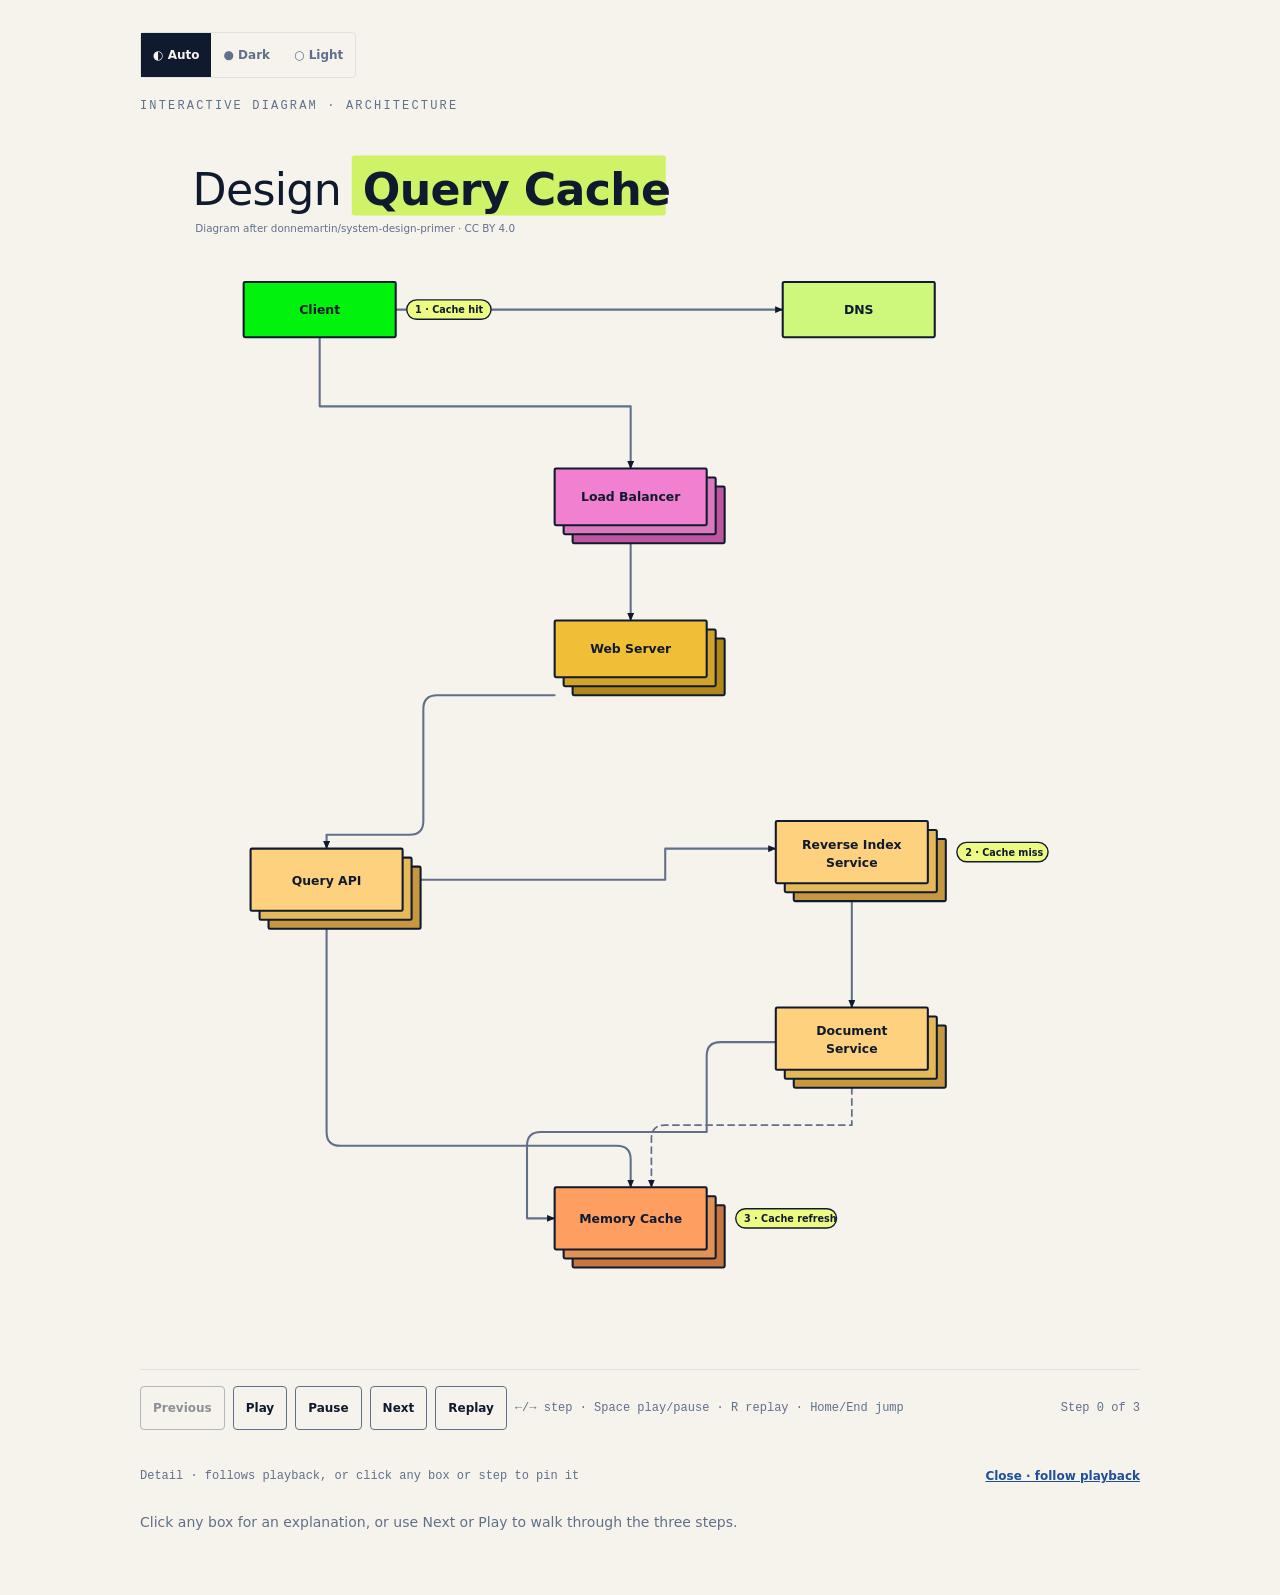
<file: site/diagrams/query-cache.html>
<!DOCTYPE html>
<html lang="en">
<head>
  <meta charset="UTF-8">
  <meta name="darkreader-lock">
  <meta name="viewport" content="width=device-width, initial-scale=1.0">
      <title>Design a key-value cache to save the results of the most recent web server queries — interactive diagram</title>
  <style>
    *, *::before, *::after { box-sizing: border-box; }
    :root {
      --color-paper: #f6f3ec;
      --color-panel: #fffdf8;
      --color-ink: #101a2e;
      --color-muted: #60708b;
      --color-soft: #60708b;
      --color-accent: #ff7961;
      --color-lime: #c9f24b;
      --color-link: #96c1ff;
      --color-link-text: #1d4f9a;
      --color-rule: #dfe3df;
      --color-strip: #f0f1ee; --color-pill: #d9ee4a; --color-tag: #eefb82;
      --tint-coral: #fcd7c6; --tint-blue: #dbe9fb; --tint-lime: #f0fab4; --color-ring-o: #a9bfd0; --color-ring-i: #5aa3f2; --color-diag: #3f7f8c;
      --font-sans: Inter, ui-sans-serif, system-ui, -apple-system, "Segoe UI", sans-serif;
      --font-serif: ui-serif, Georgia, "Times New Roman", serif;
      --font-mono: SFMono-Regular, Consolas, "Liberation Mono", Menlo, monospace;
      --motion-fast: 160ms;
      --motion-step: 480ms;
      --motion-hold: 720ms;
      --motion-total: 5040ms;
      --motion-ease: cubic-bezier(.2,.8,.2,1);
    }
    @media (prefers-color-scheme: dark) {
      :root:not([data-theme="light"]) {
        --color-paper: #11151d; --color-panel: #171c26; --color-ink: #ece8de;
        --color-muted: #95a0b4; --color-soft: #95a0b4; --color-rule: #2d3543;
        --color-link-text: #96c1ff; --color-strip: #212836; --color-pill: #b8d63a; --color-tag: #c9f24b;
        --tint-coral: #5a352b; --tint-blue: #25385a; --tint-lime: #3d4a1d; --color-ring-o: #4b6275; --color-ring-i: #4a8fdc; --color-diag: #6fb3c0;
      }
    }
    :root[data-theme="dark"],
    :root:has(#t-dark:checked),
    body:has(#t-dark:checked) {
      --color-paper: #11151d; --color-panel: #171c26; --color-ink: #ece8de;
        --color-muted: #95a0b4; --color-soft: #95a0b4; --color-rule: #2d3543;
        --color-link-text: #96c1ff; --color-strip: #212836; --color-pill: #b8d63a; --color-tag: #c9f24b;
        --tint-coral: #5a352b; --tint-blue: #25385a; --tint-lime: #3d4a1d; --color-ring-o: #4b6275; --color-ring-i: #4a8fdc; --color-diag: #6fb3c0;
    }
    :root[data-theme="light"],
    :root:has(#t-light:checked),
    body:has(#t-light:checked) {
      --color-paper: #f7f7f2; --color-panel: #ffffff; --color-ink: #101a2e;
        --color-muted: #60708b; --color-soft: #60708b; --color-rule: #dfe3df;
        --color-link-text: #1d4f9a; --color-strip: #f0f1ee; --color-pill: #d9ee4a; --color-tag: #eefb82;
        --tint-coral: #fcd7c6; --tint-blue: #dbe9fb; --tint-lime: #f0fab4; --color-ring-o: #a9bfd0; --color-ring-i: #5aa3f2; --color-diag: #3f7f8c;
    }
    html:has(#t-dark:checked) { color-scheme: dark; }
    html:has(#t-light:checked) { color-scheme: light; }
    html { background: var(--color-paper); }
    body {
      margin: 0;
      min-height: 100vh;
      padding: 32px 16px 48px;
      color: var(--color-ink);
      background: var(--color-paper);
      font-family: var(--font-sans);
      display: grid;
      justify-items: center;
    }
    [data-motion-root] { width: min(100%, 1000px); max-width: 100%; min-width: 0; outline: none; }
    .topbar {
      display: flex; flex-wrap: wrap; align-items: center; justify-content: space-between;
      gap: 12px; margin-bottom: 20px;
    }
    .back {
      color: var(--color-link-text); font: 500 14px/1.4 var(--font-sans);
      min-height: 44px; display: inline-flex; align-items: center;
    }
    .back:focus-visible, .node-link:focus-visible, .follow:focus-visible {
      outline: 3px solid var(--color-accent); outline-offset: 2px;
    }
    .theme { display: inline-flex; border: 1px solid var(--color-rule); border-radius: 4px; padding: 0; margin: 0; min-width: 0; }
    .theme legend { position: absolute; width: 1px; height: 1px; overflow: hidden; clip: rect(0,0,0,0); }
    .theme input { position: absolute; opacity: 0; width: 1px; height: 1px; }
    .theme label {
      display: inline-flex; align-items: center; justify-content: center;
      min-width: 44px; min-height: 44px; padding: 0 12px; cursor: pointer;
      color: var(--color-muted); font: 600 12px/1 var(--font-sans);
    }
    .theme input:checked + label { background: var(--color-ink); color: var(--color-paper); }
    .theme input:focus-visible + label { outline: 3px solid var(--color-accent); outline-offset: -3px; }
    .eyebrow {
      margin: 0 0 8px;
      color: var(--color-muted);
      font: 500 12px/1.4 var(--font-mono);
      letter-spacing: .18em;
      text-transform: uppercase;
    }
    h1.sr-only-h { position: absolute; width: 1px; height: 1px; overflow: hidden; clip: rect(0,0,0,0); }
    svg { display: block; width: 100%; min-width: 0; height: auto; }
    .diagram-container { position: relative; width: 100%; overflow: visible; }
    .bg { fill: var(--color-paper); }
    .title { fill: var(--color-ink); font: 400 64px var(--font-sans); letter-spacing: -1px; }
    .b { fill: #101a2e; font-weight: 800; }
    .card-box { fill: var(--color-panel); stroke: var(--color-rule); stroke-width: 2; }
    .card-box.soft { fill: var(--color-strip); stroke: var(--color-rule); }
    .edge-crm { stroke: #ff9a7a; stroke-width: 3; }
    .edge-enr { stroke: #5ac8f0; stroke-width: 3; }
    .strip { fill: var(--color-strip); }
    .t-coral { fill: var(--tint-coral); }
    .t-blue { fill: var(--tint-blue); }
    .t-lime { fill: var(--tint-lime); }
    .pill { fill: var(--color-panel); stroke: var(--color-pill); stroke-width: 3; transition: stroke-width var(--motion-fast); }
    .pill-ul { fill: var(--color-pill); opacity: .85; }
    .pill-t { fill: var(--color-ink); font-weight: 700; font-family: var(--font-sans); letter-spacing: -.5px; }
    .tag { fill: var(--color-tag); }
    .tag-t { fill: #101a2e; font: 500 20px var(--font-sans); }
    .txt { fill: var(--color-ink); font-family: var(--font-sans); }
    .txt-b { fill: var(--color-ink); font-family: var(--font-sans); font-weight: 700; }
    .txt-m { fill: var(--color-muted); font-family: var(--font-sans); font-weight: 500; }
    .ico { fill: var(--color-rule); }
    .chip-c { fill: var(--color-panel); stroke: var(--color-rule); stroke-width: 3; }
    .chip-d { fill: var(--color-ink); }
    .logo-bg { fill: #fff; stroke: var(--color-rule); stroke-width: 0.8; }
    .ico-l { fill: var(--color-ink); font-family: var(--font-sans); font-weight: 700; pointer-events: none; }
    .dot-lime { fill: #c9f24b; }
    .dot-red { fill: #ef4b4b; }
    .ph { fill: var(--color-strip); stroke: var(--color-rule); }
    .line { fill: none; stroke: var(--color-ink); stroke-width: 1.6; }
    .loop { fill: none; stroke: var(--color-ink); stroke-width: 1.6; stroke-dasharray: 5 5; }
    .rule { stroke: var(--color-rule); stroke-width: 1.5; }
    .ring-o { fill: none; stroke: var(--color-ring-o); stroke-width: 10; opacity: .35; }
    .arc-o { fill: none; stroke: var(--color-ring-o); stroke-width: 4; }
    .arc-i { fill: none; stroke: var(--color-ring-i); stroke-width: 3; }
    .diag { fill: none; stroke: var(--color-diag); stroke-width: 3; }
    .mkp { fill: var(--color-ink); }
    .mko { fill: var(--color-ring-o); }
    .mki { fill: var(--color-ring-i); }
    .mkt { fill: var(--color-diag); }
    .node-link { cursor: pointer; }
    .node-link:hover .pill { stroke-width: 5; }
    .motion-ready .is-current .pill { stroke: var(--color-ink); stroke-width: 5; }
    .motion-ready .is-current .tag { fill: #c9f24b; stroke: var(--color-ink); stroke-width: 2; }
    .motion-ready[data-frame="step"] [data-motion-item].is-visible:not(.is-current) { opacity: .28; }

    /* Idle state: whole diagram visible. Dimming applies only while stepping or playing. */
    .motion-ready[data-frame="start"]:not(.is-playing) [data-motion-item] { opacity: 1; transform: none; }

    /* Every box is a link. */
    .box-link { cursor: pointer; }
    .hit { fill: transparent; stroke: transparent; stroke-width: 5; }
    .box-link:is(:hover, :focus-visible) :is(.card-box, .chip-c, .hit, .pill) {
      stroke: #c9f24b; stroke-width: 5; filter: drop-shadow(0 0 1.5px rgba(16,26,46,.7));
    }
    .box-link:focus-visible { outline: 3px solid var(--color-accent); outline-offset: 3px; }

    .motion-ready [data-motion-item] {
      opacity: .12;
      transform: translateY(8px);
      transform-box: fill-box;
      transform-origin: center;
      transition: opacity var(--motion-step) var(--motion-ease),
                  transform var(--motion-step) var(--motion-ease);
    }
    .motion-ready [data-motion-item].is-visible,
    .motion-ready[data-frame="end"] [data-motion-item],
    .motion-ready[data-frame="static"] [data-motion-item] {
      opacity: 1;
      transform: none;
    }

    [data-motion-controls] {
      display: none;
      align-items: center;
      flex-wrap: wrap;
      gap: 8px;
      margin-top: 16px;
      padding-top: 16px;
      border-top: 1px solid var(--color-rule);
    }
    .motion-ready [data-motion-controls] { display: flex; }
    [data-motion-controls][hidden] { display: none !important; }
    [data-motion-controls] button {
      min-width: 44px;
      min-height: 44px;
      padding: 8px 12px;
      border: 1px solid var(--color-muted);
      border-radius: 4px;
      color: var(--color-ink);
      background: var(--color-paper);
      font: 600 12px/1 var(--font-sans);
      cursor: pointer;
    }
    [data-motion-controls] button:hover { border-color: var(--color-accent); }
    [data-motion-controls] button:focus-visible {
      outline: 3px solid var(--color-accent);
      outline-offset: 2px;
    }
    [data-motion-controls] button:disabled { cursor: not-allowed; opacity: .45; }
    .keyboard-help { color: var(--color-muted); font: 400 12px/1.4 var(--font-mono); }
    [data-motion-status-visible] {
      margin-left: auto;
      color: var(--color-muted);
      font: 500 12px/1.4 var(--font-mono);
    }
    .sr-only {
      position: absolute;
      width: 1px;
      height: 1px;
      padding: 0;
      margin: -1px;
      overflow: hidden;
      clip: rect(0,0,0,0);
      white-space: nowrap;
      border: 0;
    }
    noscript p {
      margin: 12px 0 0;
      color: var(--color-muted);
      font: 500 12px/1.4 var(--font-mono);
    }

    /* Detail panel: all cards without JS, follows playback step, or pinned by :target. */
    .panel { margin-top: 24px; scroll-margin-top: 16px; }
    .panel-head { display: flex; flex-wrap: wrap; align-items: center; justify-content: space-between; gap: 8px; margin-bottom: 12px; }
    .panel-head p { margin: 0; color: var(--color-muted); font: 500 12px/1.4 var(--font-mono); }
    .follow { color: var(--color-link-text); font: 600 12px/1 var(--font-sans); min-height: 44px; display: inline-flex; align-items: center; }
    .card {
      margin: 0 0 12px; padding: 16px; border: 1px solid var(--color-rule); border-radius: 6px;
      background: var(--color-panel); scroll-margin-top: 16px;
    }
    .card h2 { margin: 0 0 4px; font: 400 22px/1.2 var(--font-serif); }
    .card .goal { margin: 0 0 12px; color: var(--color-muted); font: 400 14px/1.5 var(--font-sans); }
    .card ul { margin: 0; padding-left: 18px; font: 400 14px/1.6 var(--font-sans); }
    .card code { font: 500 13px var(--font-mono); }
    .hint { display: none; color: var(--color-muted); font: 400 14px/1.5 var(--font-sans); }
    .motion-ready .card { display: none; }
    .motion-ready[data-step-current="0"] .hint { display: block; }
    .motion-ready[data-step-current="1"] #detail-1,
    .motion-ready[data-step-current="2"] #detail-2,
    .motion-ready[data-step-current="3"] #detail-3,
    .motion-ready[data-step-current="4"] #detail-4,
    .motion-ready[data-step-current="5"] #detail-5,
    .motion-ready[data-step-current="6"] #detail-6,
    .motion-ready[data-step-current="7"] #detail-7 { display: block; }
    /* Popup explainers: sit inside the diagram frame, next to the box or pill they explain. */
    .pop {
      --w: min(400px, 92%);
      display: none; position: absolute; z-index: 30; width: var(--w);
      left: min(calc(var(--x) + 10px), calc(100% - var(--w)));
      top: var(--y);
      margin: 0; padding: 20px 22px 22px; border: 1px solid var(--color-rule); border-radius: 14px;
      background: var(--color-panel); color: var(--color-ink); box-shadow: 0 10px 30px rgba(16,26,46,.28);
      scroll-margin: 35vh 0;
    }
    .pop.pl { left: max(0px, min(calc(var(--x) - var(--w) - 10px), calc(100% - var(--w)))); }
    .pop.pu { transform: translateY(calc(-100% + 60px)); }  /* lower half: grow upward so it stays in the frame */
    .pop:target { display: block; border-color: var(--color-accent); }
    .pop h2 { margin: 0 30px 8px 0; font: 400 22px/1.2 var(--font-serif); }
    .pop h3 { margin: 16px 0 4px; color: var(--color-muted); font: 600 11px/1.3 var(--font-mono); letter-spacing: .12em; text-transform: uppercase; }
    .pop p, .pop ul { margin: 0; font: 400 15px/1.55 var(--font-sans); }
    .pop .goal { margin: 0 0 8px; color: var(--color-muted); font-size: 15px; line-height: 1.55; }
    .pop ul { padding-left: 18px; }
    .pop li + li { margin-top: 4px; }
    .pop code { font: 500 13.5px var(--font-mono); }
    .pop .phase-tag { margin: 0 0 4px; }
    .pop-x {
      position: absolute; top: 12px; right: 12px; display: inline-flex; align-items: center; justify-content: center;
      width: 32px; height: 32px; border-radius: 16px; color: var(--color-muted); font: 500 16px/1 var(--font-sans); text-decoration: none;
    }
    .pop-x:hover { color: var(--color-ink); background: var(--color-strip); }
    .pop-x:focus-visible { outline: 3px solid var(--color-accent); outline-offset: 1px; }
    .phase-tag a {
      display: inline-flex; align-items: center; min-height: 22px; padding: 0 9px; border-radius: 11px;
      background: var(--color-tag); color: #101a2e; font: 500 11px/1 var(--font-sans); text-decoration: none;
    }
    .phase-tag a:hover { outline: 2px solid var(--color-ink); }
    .phase-tag a:focus-visible { outline: 3px solid var(--color-accent); outline-offset: 2px; }
    .pop .chips { list-style: none; margin: 0; padding: 0; display: flex; flex-wrap: wrap; gap: 6px; }
    .pop .chips li { padding: 3px 11px; border: 1px solid var(--color-rule); border-radius: 14px; background: var(--color-strip); font: 500 13.5px/1.5 var(--font-sans); }
    .pop .chips a { color: inherit; text-decoration: none; border-bottom: 1px solid transparent; }
    .pop .chips a:hover, .pop .chips a:focus-visible { border-bottom-color: #c9f24b; box-shadow: 0 2px 0 #c9f24b; outline: none; }

    html[data-motion="static"] [data-motion-controls],
    html[data-motion="static"] [data-motion-decorative] { display: none !important; }
    html[data-motion="static"] [data-motion-item] {
      opacity: 1 !important;
      transform: none !important;
      animation: none !important;
      transition: none !important;
    }
    html[data-motion="step"] [data-motion-controls],
    html[data-motion="step"] [data-motion-decorative] { display: none !important; }
    html[data-motion="step"] [data-motion-item] {
      animation: none !important;
      transition: none !important;
    }
    @media (prefers-reduced-motion: reduce) {
      *, *::before, *::after {
        animation-duration: .001ms !important;
        animation-iteration-count: 1 !important;
        scroll-behavior: auto !important;
        transition-duration: .001ms !important;
      }
      [data-motion-item] { opacity: 1 !important; transform: none !important; }
      [data-motion-decorative] { display: none !important; }
      [data-motion-controls] { display: none !important; }
    }
    @media print {
      .diagram-container { overflow-x: visible; }
      .topbar, .theme { display: none !important; }
      [data-motion-controls], [data-motion-decorative] { display: none !important; }
      [data-motion-item] {
        opacity: 1 !important;
        transform: none !important;
        animation: none !important;
        transition: none !important;
      }
      .motion-ready .card { display: block; }
      .pop { display: none !important; }
    }

    /* System Design Primer diagram additions. */
    .sys-arrow { fill: none; stroke: var(--color-muted); stroke-width: 3; stroke-linecap: round; stroke-linejoin: round; }
    .sys-dash { fill: none; stroke: var(--color-muted); stroke-width: 2.5; stroke-dasharray: 9 7; stroke-linecap: round; }
    .sys-box { stroke: #101a2e; stroke-width: 3; }
    .sys-text { fill: #101a2e; font: 700 22px var(--font-sans); pointer-events: none; }
    .sys-small { fill: #101a2e; font: 700 18px var(--font-sans); pointer-events: none; }
    .sys-copy { stroke: #101a2e; stroke-width: 3; opacity: 1; }
    .sys-frame { fill: none; stroke: var(--color-muted); stroke-width: 2.5; stroke-dasharray: 9 7; }
    .sys-frame-label { fill: var(--color-paper); }
    .sys-frame-text { fill: var(--color-muted); font: 700 16px var(--font-mono); letter-spacing: .08em; }
    .edge-label-bg { fill: var(--color-paper); opacity: .98; }
    .edge-label { fill: var(--color-muted); font: 600 14px var(--font-mono); }
    .step-badge { fill: var(--color-tag); stroke: var(--color-ink); stroke-width: 2; }
    .step-badge-t { fill: #101a2e; font: 700 14px var(--font-sans); }
    .cyl { stroke: #101a2e; stroke-width: 3; fill: #f5ef7a; }
    .cyl-back { stroke: #101a2e; stroke-width: 3; }
  </style>
</head>
<body>
  <main id="top" data-motion-root tabindex="-1" data-motion-mode="step" data-step-count="3" data-step-current="3" data-frame="static" data-static-frame="complete">
    <div class="topbar">
      <fieldset class="theme"><legend>Theme</legend><input type="radio" name="theme" id="t-auto" checked><label for="t-auto">◐ Auto</label><input type="radio" name="theme" id="t-dark"><label for="t-dark">● Dark</label><input type="radio" name="theme" id="t-light"><label for="t-light">○ Light</label></fieldset>
    </div>
    <p class="eyebrow">Interactive diagram · architecture</p>
    <h1 class="sr-only-h">Design a key-value cache to save the results of the most recent web server queries — interactive diagram</h1>
    <!-- GENERATED:START -->
    <div class="diagram-container">
      <svg viewBox="0 0 1447 1780" xmlns="http://www.w3.org/2000/svg" role="img" aria-labelledby="query-cache-title query-cache-desc">
        <title id="query-cache-title">Design a key-value cache to save recent query results</title>
        <desc id="query-cache-desc">A client resolves DNS, then requests pass through a load balancer and web server to the Query API. The API checks the memory cache. On a cache miss it uses the reverse index service and document service, then stores the result in the cache.</desc>
        <defs><marker id="mk" markerWidth="12" markerHeight="10" refX="11" refY="5" orient="auto" markerUnits="userSpaceOnUse"><path class="mkp" d="M0,0 L12,5 L0,10 Z"/></marker></defs>
        <rect class="bg" width="1447" height="1780"/>
        <rect x="306.4" y="47" width="454.4" height="87" rx="4" fill="#c9f24b" opacity=".82"/>
        <text class="title" y="118"><tspan x="76">Design </tspan><tspan class="b" x="322.4">Query Cache</tspan></text>
        <text class="txt-m" x="80" y="158" style="font-size:15px">Diagram after donnemartin/system-design-primer · CC BY 4.0</text>

        <g data-motion-item data-step="1" aria-label="Step 1 of 3: Cache hit connectors">
          <path class="sys-arrow" d="M370,270 H930" marker-end="url(#mk)"/>
          <path class="sys-arrow" d="M260,310 V410 H710 V500" marker-end="url(#mk)"/>
          <path class="sys-arrow" d="M710,608 V720" marker-end="url(#mk)"/>
          <path class="sys-arrow" d="M600,828 H430 Q410,828 410,848 V1010 Q410,1030 390,1030 H270 V1050" marker-end="url(#mk)"/>
          <path class="sys-arrow" d="M270,1166 V1460 Q270,1480 290,1480 H690 Q710,1480 710,1500 V1540" marker-end="url(#mk)"/>
        </g>
        <g data-motion-item data-step="2" aria-label="Step 2 of 3: Cache miss connectors">
          <path class="sys-arrow" d="M406,1095 H760 V1050 H920" marker-end="url(#mk)"/>
          <path class="sys-arrow" d="M1030,1126 V1280" marker-end="url(#mk)"/>
          <path class="sys-arrow" d="M920,1330 H840 Q820,1330 820,1350 V1460 H580 Q560,1460 560,1480 V1585 H600" marker-end="url(#mk)"/>
        </g>
        <g data-motion-item data-step="3" aria-label="Step 3 of 3: Cache refresh connector">
          <path class="sys-dash" d="M1030,1396 V1450 H760 Q740,1450 740,1470 V1540" marker-end="url(#mk)"/>
        </g>

        <g data-motion-item data-step="1" aria-label="Step 1 of 3: Cache hit components">
          <a class="box-link" href="#box-client" aria-label="Client: open explanation"><rect class="sys-box" x="150" y="230" width="220" height="80" rx="2" fill="#00f20d"/><text class="sys-small" text-anchor="middle"><tspan x="260" y="276">Client</tspan></text><rect class="hit" x="146" y="226" width="228" height="88"/></a>
          <a class="box-link" href="#box-dns" aria-label="DNS: open explanation"><rect class="sys-box" x="930" y="230" width="220" height="80" rx="2" fill="#cdf87b"/><text class="sys-small" text-anchor="middle"><tspan x="1040" y="276">DNS</tspan></text><rect class="hit" x="926" y="226" width="228" height="88"/></a>
          <a class="box-link" href="#box-load-balancer" aria-label="Load Balancer: open explanation"><rect class="sys-copy" x="626" y="526" width="220" height="82" rx="2" fill="#bd559f"/><rect class="sys-copy" x="613" y="513" width="220" height="82" rx="2" fill="#d87abc"/><rect class="sys-box" x="600" y="500" width="220" height="82" rx="2" fill="#f181d0"/><text class="sys-small" text-anchor="middle"><tspan x="710" y="547">Load Balancer</tspan></text><rect class="hit" x="596" y="496" width="228" height="90"/></a>
          <a class="box-link" href="#box-web-server" aria-label="Web Server: open explanation"><rect class="sys-copy" x="626" y="746" width="220" height="82" rx="2" fill="#b08718"/><rect class="sys-copy" x="613" y="733" width="220" height="82" rx="2" fill="#d1a52c"/><rect class="sys-box" x="600" y="720" width="220" height="82" rx="2" fill="#f0bf35"/><text class="sys-small" text-anchor="middle"><tspan x="710" y="767">Web Server</tspan></text><rect class="hit" x="596" y="716" width="228" height="90"/></a>
          <a class="box-link" href="#box-query-api" aria-label="Query API: open explanation"><rect class="sys-copy" x="186" y="1076" width="220" height="90" rx="2" fill="#c79740"/><rect class="sys-copy" x="173" y="1063" width="220" height="90" rx="2" fill="#e4b95a"/><rect class="sys-box" x="160" y="1050" width="220" height="90" rx="2" fill="#fed17e"/><text class="sys-small" text-anchor="middle"><tspan x="270" y="1102">Query API</tspan></text><rect class="hit" x="156" y="1046" width="228" height="98"/></a>
          <a class="box-link" href="#box-memory-cache" aria-label="Memory Cache: open explanation"><rect class="sys-copy" x="626" y="1566" width="220" height="90" rx="2" fill="#c7763f"/><rect class="sys-copy" x="613" y="1553" width="220" height="90" rx="2" fill="#e19257"/><rect class="sys-box" x="600" y="1540" width="220" height="90" rx="2" fill="#fe9f61"/><text class="sys-small" text-anchor="middle"><tspan x="710" y="1592">Memory Cache</tspan></text><rect class="hit" x="596" y="1536" width="228" height="98"/></a>
          <a href="#pop-1" class="box-link" aria-label="Step 1: Cache hit"><rect class="step-badge" x="386" y="256" width="122" height="28" rx="14"/><text class="step-badge-t" x="398" y="275">1 · Cache hit</text></a>
        </g>
        <g data-motion-item data-step="2" aria-label="Step 2 of 3: Cache miss components">
          <a class="box-link" href="#box-reverse-index-service" aria-label="Reverse Index Service: open explanation"><rect class="sys-copy" x="946" y="1036" width="220" height="90" rx="2" fill="#c79740"/><rect class="sys-copy" x="933" y="1023" width="220" height="90" rx="2" fill="#e4b95a"/><rect class="sys-box" x="920" y="1010" width="220" height="90" rx="2" fill="#fed17e"/><text class="sys-small" text-anchor="middle"><tspan x="1030" y="1050">Reverse Index</tspan><tspan x="1030" y="1076">Service</tspan></text><rect class="hit" x="916" y="1006" width="228" height="98"/></a>
          <a class="box-link" href="#box-document-service" aria-label="Document Service: open explanation"><rect class="sys-copy" x="946" y="1306" width="220" height="90" rx="2" fill="#c79740"/><rect class="sys-copy" x="933" y="1293" width="220" height="90" rx="2" fill="#e4b95a"/><rect class="sys-box" x="920" y="1280" width="220" height="90" rx="2" fill="#fed17e"/><text class="sys-small" text-anchor="middle"><tspan x="1030" y="1320">Document</tspan><tspan x="1030" y="1346">Service</tspan></text><rect class="hit" x="916" y="1276" width="228" height="98"/></a>
          <a href="#pop-2" class="box-link" aria-label="Step 2: Cache miss"><rect class="step-badge" x="1182" y="1041" width="132" height="28" rx="14"/><text class="step-badge-t" x="1194" y="1060">2 · Cache miss</text></a>
        </g>
        <g data-motion-item data-step="3" aria-label="Step 3 of 3: Cache refresh components"><a href="#pop-3" class="box-link" aria-label="Step 3: Cache refresh"><rect class="step-badge" x="862" y="1571" width="146" height="28" rx="14"/><text class="step-badge-t" x="874" y="1590">3 · Cache refresh</text></a></g>
      </svg>
      <article class="pop" id="pop-1" style="--x: 35.1%; --y: 14.4%"><a class="pop-x" href="#close-card" aria-label="Close explanation">✕</a><p class="phase-tag"><a href="#detail-1">STEP 1</a></p><h2>Cache hit</h2><p class="goal">The Query API finds a popular query in memory and returns the cached result.</p><h3>Flow</h3><p>Client → Web Server → Query API → Memory Cache.</p></article>
      <article class="pop pl pu" id="pop-2" style="--x: 90.8%; --y: 58.5%"><a class="pop-x" href="#close-card" aria-label="Close explanation">✕</a><p class="phase-tag"><a href="#detail-2">STEP 2</a></p><h2>Cache miss</h2><p class="goal">The API finds matching documents, gets titles and snippets, then saves the contents in the cache.</p><h3>Flow</h3><p>Query API → Reverse Index Service → Document Service → Memory Cache.</p></article>
      <article class="pop pl pu" id="pop-3" style="--x: 69.7%; --y: 88.8%"><a class="pop-x" href="#close-card" aria-label="Close explanation">✕</a><p class="phase-tag"><a href="#detail-3">STEP 3</a></p><h2>Cache refresh</h2><p class="goal">Cached entries expire so page changes, removals, additions, and rank changes can be refreshed.</p></article>
      <article class="pop" id="box-client" style="--x: 18.0%; --y: 15.2%"><a class="pop-x" href="#close-card" aria-label="Close explanation">✕</a><h2>Client</h2><h3>What it is</h3><p>The client sends a search request.</p><h3>Its job here</h3><p>It resolves the site name with DNS. It then sends the request to the Load Balancer.</p><h3>In the primer</h3><p><a href="../topics/communication.html#hypertext-transfer-protocol-http" target="_top">Communication › Hypertext transfer protocol (HTTP) →</a></p></article>
      <article class="pop pl" id="box-dns" style="--x: 71.9%; --y: 15.2%"><a class="pop-x" href="#close-card" aria-label="Close explanation">✕</a><h2>DNS</h2><h3>What it is</h3><p>DNS maps a name to an address.</p><h3>Its job here</h3><p>It receives the client lookup. The client then sends its request to the Load Balancer.</p><h3>In the primer</h3><p><a href="../topics/domain-name-system.html#disadvantages-dns" target="_top">Domain name system › Disadvantage(s): DNS →</a></p></article>
      <article class="pop" id="box-load-balancer" style="--x: 49.1%; --y: 30.4%"><a class="pop-x" href="#close-card" aria-label="Close explanation">✕</a><h2>Load Balancer</h2><h3>What it is</h3><p>A load balancer spreads incoming requests.</p><h3>Its job here</h3><p>It receives requests from the Client. It sends each request to a Web Server.</p><h3>Trade-off</h3><p>Load balancers add another component to operate.</p><h3>In the primer</h3><p><a href="../topics/load-balancer.html#layer-7-load-balancing" target="_top">Load balancer › Layer 7 load balancing →</a></p></article>
      <article class="pop" id="box-web-server" style="--x: 49.1%; --y: 42.8%"><a class="pop-x" href="#close-card" aria-label="Close explanation">✕</a><h2>Web Server</h2><h3>What it is</h3><p>The web server runs as a reverse proxy.</p><h3>Its job here</h3><p>It receives a request from the Load Balancer. It forwards the request to the Query API.</p><h3>In the primer</h3><p><a href="../topics/reverse-proxy-web-server.html#load-balancer-vs-reverse-proxy" target="_top">Reverse proxy › Load balancer vs reverse proxy →</a></p></article>
      <article class="pop pu" id="box-query-api" style="--x: 18.7%; --y: 61.5%"><a class="pop-x" href="#close-card" aria-label="Close explanation">✕</a><h2>Query API</h2><h3>What it is</h3><p>The Query API parses and processes a search query.</p><h3>Its job here</h3><p>It receives the web request and checks the Memory Cache. On a miss, it asks the Reverse Index Service for matching documents.</p><h3>In the primer</h3><p><a href="../topics/application-layer.html#microservices" target="_top">Application layer › Microservices →</a></p></article>
      <article class="pop pl pu" id="box-reverse-index-service" style="--x: 71.2%; --y: 59.3%"><a class="pop-x" href="#close-card" aria-label="Close explanation">✕</a><h2>Reverse Index Service</h2><h3>What it is</h3><p>This service finds documents that match a query.</p><h3>Its job here</h3><p>It receives the normalized query from the Query API. It ranks matching results and passes the top ones to the Document Service.</p><h3>In the primer</h3><p><a href="../topics/database.html#use-good-indices" target="_top">Database › Use good indices →</a></p></article>
      <article class="pop pl pu" id="box-document-service" style="--x: 71.2%; --y: 74.2%"><a class="pop-x" href="#close-card" aria-label="Close explanation">✕</a><h2>Document Service</h2><h3>What it is</h3><p>This service returns document titles and snippets.</p><h3>Its job here</h3><p>It receives top matches from the Reverse Index Service. It returns contents for the Query API to place in the Memory Cache.</p><h3>In the primer</h3><p><a href="../topics/database.html#document-store" target="_top">Database › Document store →</a></p></article>
      <article class="pop pu" id="box-memory-cache" style="--x: 49.1%; --y: 88.8%"><a class="pop-x" href="#close-card" aria-label="Close explanation">✕</a><h2>Memory Cache</h2><h3>What it is</h3><p>The Memory Cache holds query results in memory.</p><h3>Its job here</h3><p>It receives lookups from the Query API. On a hit it moves the entry to the front of the LRU list and returns cached contents; on a miss, the Query API uses the Reverse Index Service.</p><h3>Examples</h3><ul class="chips"><li>Redis</li><li>Memcached</li></ul><h3>Trade-off</h3><p>Limited memory means older entries need to expire.</p><h3>In the primer</h3><p><a href="../topics/cache.html#cache-aside" target="_top">Cache › Cache-aside →</a></p></article>
    </div>
    <!-- GENERATED:END -->
    <div data-motion-controls role="group" aria-label="Diagram playback controls">
      <button type="button" data-motion-action="prev">Previous</button>
      <button type="button" data-motion-action="play" aria-pressed="false">Play</button>
      <button type="button" data-motion-action="pause" aria-pressed="true">Pause</button>
      <button type="button" data-motion-action="next">Next</button>
      <button type="button" data-motion-action="replay">Replay</button>
      <span class="keyboard-help">←/→ step · Space play/pause · R replay · Home/End jump</span>
      <span data-motion-status-visible aria-hidden="true">Step <span data-motion-step-label>3</span> of 3</span>
    </div>
    <p class="sr-only" data-motion-status role="status" aria-live="polite" aria-atomic="true"></p>
    <noscript><p>Animation controls require JavaScript. The complete final diagram is shown above.</p></noscript>
    <i id="close-card" aria-hidden="true"></i>
    <section class="panel" id="panel" aria-label="Step detail"><div class="panel-head"><p>Detail · follows playback, or click any box or step to pin it</p><a class="follow" href="#close-card">Close · follow playback</a></div><p class="hint">Click any box for an explanation, or use Next or Play to walk through the three steps.</p><article class="card" id="detail-1"><h2>1 · Cache hit</h2><p class="goal">Popular queries return from the Memory Cache.</p><p>The API updates the entry’s position at the front of the LRU list and returns cached contents.</p></article>
<article class="card" id="detail-2"><h2>2 · Cache miss</h2><p class="goal">The API finds, ranks, and enriches matching documents.</p><p>The result is placed at the front of the Memory Cache’s LRU list.</p></article>
<article class="card" id="detail-3"><h2>3 · Cache refresh</h2><p class="goal">A time to live refreshes cached entries.</p><p>Use it when page contents, pages, or page ranks change.</p></article></section>
  </main>

  <script data-diagram-controls>
    (() => {
      const params = new URLSearchParams(location.search);
      const staticOverride = params.get('motion') === 'static' || document.documentElement.dataset.motion === 'static';
      const requestedStep = params.get('step');
      const reduce = matchMedia('(prefers-reduced-motion: reduce)');
      document.fonts.ready.then(() => { document.documentElement.dataset.fontsReady = 'true'; });

      document.querySelectorAll('[data-motion-root]').forEach((root) => {
        const count = Number(root.dataset.stepCount);
        const hold = parseFloat(getComputedStyle(root).getPropertyValue('--motion-hold')) || 720;
        const parsedStep = requestedStep !== null && /^\d+$/.test(requestedStep) ? Number(requestedStep) : null;
        const exactStep = params.get('motion') === 'step' && Number.isSafeInteger(parsedStep) && parsedStep >= 0 && parsedStep <= count ? parsedStep : null;
        const items = [...root.querySelectorAll('[data-motion-item]')];
        const labels = Array.from({ length: count + 1 }, (_, index) => index === 0
          ? 'Ready'
          : items.filter((item) => !item.hasAttribute('data-motion-decorative') && Number(item.dataset.step) === index)
              .map((item) => item.getAttribute('aria-label')).join('; '));
        const controls = root.querySelector('[data-motion-controls]');
        const status = root.querySelector('[data-motion-status]');
        const visibleStep = root.querySelector('[data-motion-step-label]');
        let step = count;
        let timer = 0;
        let playing = false;
        let stepBeforeReduce = 0;
        let resumeAfterReduce = root.dataset.motionMode === 'reveal';

        const buttons = (action) => controls.querySelector(`[data-motion-action="${action}"]`);
        const clearClock = () => { window.clearTimeout(timer); timer = 0; };
        const announce = () => { status.textContent = `Step ${step} of ${count}: ${labels[step] || 'Complete'}`; };
        const setControlsAvailable = (available) => {
          controls.hidden = !available;
          controls.setAttribute('aria-hidden', String(!available));
          controls.dataset.playbackDisabled = String(!available);
          controls.querySelectorAll('button').forEach((control) => { control.disabled = !available; });
        };

        function render(next, userInitiated = false) {
          step = Math.max(0, Math.min(count, next));
          root.dataset.stepCurrent = String(step);
          root.dataset.frame = step === count ? 'end' : step === 0 ? 'start' : 'step';
          items.forEach((item) => {
            const itemStep = Number(item.dataset.step);
            item.classList.toggle('is-visible', itemStep <= step);
            item.classList.toggle('is-current', itemStep === step);
          });
          if (visibleStep) visibleStep.textContent = String(step);
          const unavailable = controls.dataset.playbackDisabled === 'true';
          buttons('prev').disabled = unavailable || step === 0;
          buttons('next').disabled = unavailable || step === count;
          if (userInitiated) announce();
        }

        function pause(userInitiated = false) {
          clearClock();
          playing = false;
          root.classList.remove('is-playing');
          buttons('play').setAttribute('aria-pressed', 'false');
          buttons('pause').setAttribute('aria-pressed', 'true');
          if (userInitiated) status.textContent = `Paused at step ${step} of ${count}`;
        }

        function finish() {
          pause(false);
          root.dataset.frame = 'end';
          status.textContent = `Complete · step ${count} of ${count}`;
        }

        function tick() {
          if (!playing) return;
          if (step >= count) { finish(); return; }
          render(step + 1, false);
          if (step >= count) { finish(); return; }
          timer = window.setTimeout(tick, hold);
        }

        function play(fromStart = false, userInitiated = false) {
          clearClock();
          if (fromStart || step >= count) render(0, userInitiated);
          playing = true;
          root.classList.add('is-playing');
          buttons('play').setAttribute('aria-pressed', 'true');
          buttons('pause').setAttribute('aria-pressed', 'false');
          timer = window.setTimeout(tick, hold);
        }

        controls.addEventListener('click', (event) => {
          const button = event.target.closest('[data-motion-action]');
          if (!button) return;
          const action = button.dataset.motionAction;
          if (action === 'play') play(false, true);
          if (action === 'pause') pause(true);
          if (action === 'replay') play(true, true);
          if (action === 'prev') { pause(false); render(step - 1, true); }
          if (action === 'next') { pause(false); render(step + 1, true); }
        });

        root.addEventListener('keydown', (event) => {
          if (event.target.matches('input, textarea, select, a[href]')) return;
          const keys = { ArrowLeft: step - 1, ArrowRight: step + 1, Home: 0, End: count };
          if (event.code === 'Space' && !event.target.closest('button')) {
            event.preventDefault();
            playing ? pause(true) : play(false, true);
            return;
          }
          if (!event.ctrlKey && !event.metaKey && !event.altKey && event.key.toLowerCase() === 'r') {
            event.preventDefault();
            play(true, true);
            return;
          }
          if (!(event.key in keys)) return;
          event.preventDefault();
          pause(false);
          render(keys[event.key], true);
        });

        document.addEventListener('visibilitychange', () => {
          if (document.visibilityState === 'hidden' && playing) pause(false);
        });
        reduce.addEventListener('change', (event) => {
          if (event.matches && root.dataset.motionState !== 'reduced') {
            stepBeforeReduce = step;
            resumeAfterReduce = playing;
          }
          pause(false);
          if (event.matches) {
            setControlsAvailable(false);
            render(count, false);
            root.dataset.frame = 'static';
            root.dataset.motionState = 'reduced';
            status.textContent = 'Reduced motion · complete static frame · playback controls unavailable';
          } else if (staticOverride || root.dataset.motionMode === 'none') {
            setControlsAvailable(false);
            render(count, false);
            root.dataset.frame = 'static';
            root.dataset.motionState = 'static';
            status.textContent = 'Static frame · complete diagram · playback controls unavailable';
          } else {
            delete root.dataset.motionState;
            if (exactStep !== null) {
              setControlsAvailable(false);
              render(exactStep, false);
              root.dataset.frame = 'step';
              root.dataset.motionState = 'test';
              status.textContent = `Test frame · step ${step} of ${count} · playback controls unavailable`;
            } else {
              setControlsAvailable(true);
              render(stepBeforeReduce, false);
              status.textContent = `Ready · step ${step} of ${count}`;
              if (resumeAfterReduce && root.dataset.motionMode === 'reveal') {
                play(false, false);
              }
            }
            resumeAfterReduce = false;
          }
        });

        if (staticOverride) {
          document.documentElement.dataset.motion = 'static';
          pause(false);
          setControlsAvailable(false);
          render(count, false);
          root.dataset.frame = 'static';
          root.dataset.motionState = 'static';
          status.textContent = 'Static frame · complete diagram · playback controls unavailable';
        } else if (reduce.matches || root.dataset.motionMode === 'none') {
          pause(false);
          setControlsAvailable(false);
          render(count, false);
          root.dataset.frame = 'static';
          root.dataset.motionState = reduce.matches ? 'reduced' : 'static';
          status.textContent = reduce.matches
            ? 'Reduced motion · complete static frame · playback controls unavailable'
            : 'Static frame · complete diagram · playback controls unavailable';
        } else if (exactStep !== null) {
          document.documentElement.dataset.motion = 'step';
          pause(false);
          setControlsAvailable(false);
          render(exactStep, false);
          root.dataset.frame = 'step';
          root.dataset.motionState = 'test';
          status.textContent = `Test frame · step ${step} of ${count} · playback controls unavailable`;
        } else if (root.dataset.motionMode === 'reveal') {
          setControlsAvailable(true);
          render(0, false);
          play(false, false);
        } else {
          pause(false);
          setControlsAvailable(true);
          render(0, false);
          status.textContent = `Ready · step 0 of ${count}`;
        }
        root.classList.add('motion-ready');
      });
    })();
  </script>
</body>
</html>
</file>
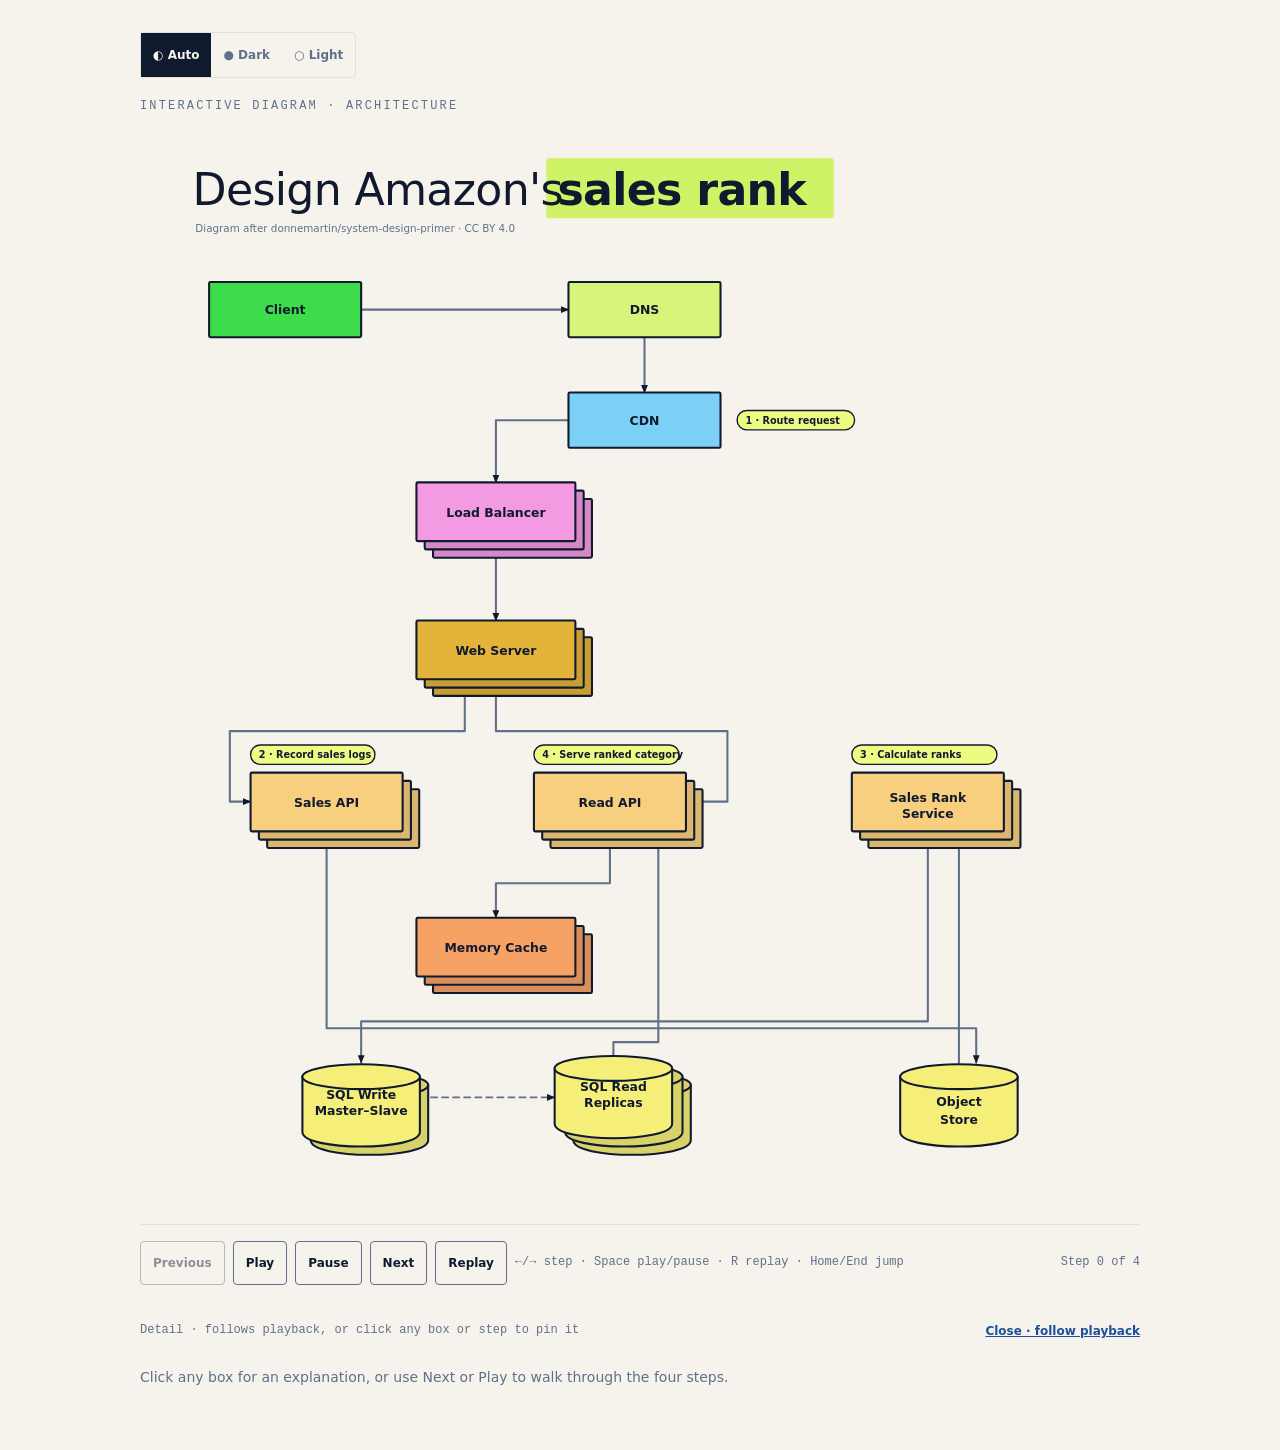
<file: site/diagrams/sales-rank.html>
<!DOCTYPE html>
<html lang="en">
<head>
  <meta charset="UTF-8">
  <meta name="darkreader-lock">
  <meta name="viewport" content="width=device-width, initial-scale=1.0">
      <title>Design Amazon's sales rank by category feature — interactive diagram</title>
  <style>
    *, *::before, *::after { box-sizing: border-box; }
    :root {
      --color-paper: #f6f3ec;
      --color-panel: #fffdf8;
      --color-ink: #101a2e;
      --color-muted: #60708b;
      --color-soft: #60708b;
      --color-accent: #ff7961;
      --color-lime: #c9f24b;
      --color-link: #96c1ff;
      --color-link-text: #1d4f9a;
      --color-rule: #dfe3df;
      --color-strip: #f0f1ee; --color-pill: #d9ee4a; --color-tag: #eefb82;
      --tint-coral: #fcd7c6; --tint-blue: #dbe9fb; --tint-lime: #f0fab4; --color-ring-o: #a9bfd0; --color-ring-i: #5aa3f2; --color-diag: #3f7f8c;
      --font-sans: Inter, ui-sans-serif, system-ui, -apple-system, "Segoe UI", sans-serif;
      --font-serif: ui-serif, Georgia, "Times New Roman", serif;
      --font-mono: SFMono-Regular, Consolas, "Liberation Mono", Menlo, monospace;
      --motion-fast: 160ms;
      --motion-step: 480ms;
      --motion-hold: 720ms;
      --motion-total: 5040ms;
      --motion-ease: cubic-bezier(.2,.8,.2,1);
    }
    @media (prefers-color-scheme: dark) {
      :root:not([data-theme="light"]) {
        --color-paper: #11151d; --color-panel: #171c26; --color-ink: #ece8de;
        --color-muted: #95a0b4; --color-soft: #95a0b4; --color-rule: #2d3543;
        --color-link-text: #96c1ff; --color-strip: #212836; --color-pill: #b8d63a; --color-tag: #c9f24b;
        --tint-coral: #5a352b; --tint-blue: #25385a; --tint-lime: #3d4a1d; --color-ring-o: #4b6275; --color-ring-i: #4a8fdc; --color-diag: #6fb3c0;
      }
    }
    :root[data-theme="dark"],
    :root:has(#t-dark:checked),
    body:has(#t-dark:checked) {
      --color-paper: #11151d; --color-panel: #171c26; --color-ink: #ece8de;
        --color-muted: #95a0b4; --color-soft: #95a0b4; --color-rule: #2d3543;
        --color-link-text: #96c1ff; --color-strip: #212836; --color-pill: #b8d63a; --color-tag: #c9f24b;
        --tint-coral: #5a352b; --tint-blue: #25385a; --tint-lime: #3d4a1d; --color-ring-o: #4b6275; --color-ring-i: #4a8fdc; --color-diag: #6fb3c0;
    }
    :root[data-theme="light"],
    :root:has(#t-light:checked),
    body:has(#t-light:checked) {
      --color-paper: #f7f7f2; --color-panel: #ffffff; --color-ink: #101a2e;
        --color-muted: #60708b; --color-soft: #60708b; --color-rule: #dfe3df;
        --color-link-text: #1d4f9a; --color-strip: #f0f1ee; --color-pill: #d9ee4a; --color-tag: #eefb82;
        --tint-coral: #fcd7c6; --tint-blue: #dbe9fb; --tint-lime: #f0fab4; --color-ring-o: #a9bfd0; --color-ring-i: #5aa3f2; --color-diag: #3f7f8c;
    }
    html:has(#t-dark:checked) { color-scheme: dark; }
    html:has(#t-light:checked) { color-scheme: light; }
    html { background: var(--color-paper); }
    body {
      margin: 0;
      min-height: 100vh;
      padding: 32px 16px 48px;
      color: var(--color-ink);
      background: var(--color-paper);
      font-family: var(--font-sans);
      display: grid;
      justify-items: center;
    }
    [data-motion-root] { width: min(100%, 1000px); max-width: 100%; min-width: 0; outline: none; }
    .topbar {
      display: flex; flex-wrap: wrap; align-items: center; justify-content: space-between;
      gap: 12px; margin-bottom: 20px;
    }
    .back {
      color: var(--color-link-text); font: 500 14px/1.4 var(--font-sans);
      min-height: 44px; display: inline-flex; align-items: center;
    }
    .back:focus-visible, .node-link:focus-visible, .follow:focus-visible {
      outline: 3px solid var(--color-accent); outline-offset: 2px;
    }
    .theme { display: inline-flex; border: 1px solid var(--color-rule); border-radius: 4px; padding: 0; margin: 0; min-width: 0; }
    .theme legend { position: absolute; width: 1px; height: 1px; overflow: hidden; clip: rect(0,0,0,0); }
    .theme input { position: absolute; opacity: 0; width: 1px; height: 1px; }
    .theme label {
      display: inline-flex; align-items: center; justify-content: center;
      min-width: 44px; min-height: 44px; padding: 0 12px; cursor: pointer;
      color: var(--color-muted); font: 600 12px/1 var(--font-sans);
    }
    .theme input:checked + label { background: var(--color-ink); color: var(--color-paper); }
    .theme input:focus-visible + label { outline: 3px solid var(--color-accent); outline-offset: -3px; }
    .eyebrow {
      margin: 0 0 8px;
      color: var(--color-muted);
      font: 500 12px/1.4 var(--font-mono);
      letter-spacing: .18em;
      text-transform: uppercase;
    }
    h1.sr-only-h { position: absolute; width: 1px; height: 1px; overflow: hidden; clip: rect(0,0,0,0); }
    svg { display: block; width: 100%; min-width: 0; height: auto; }
    .diagram-container { position: relative; width: 100%; overflow: visible; }
    .bg { fill: var(--color-paper); }
    .title { fill: var(--color-ink); font: 400 64px var(--font-sans); letter-spacing: -1px; }
    .b { font-weight: 800; }
    .card-box { fill: var(--color-panel); stroke: var(--color-rule); stroke-width: 2; }
    .card-box.soft { fill: var(--color-strip); stroke: var(--color-rule); }
    .edge-crm { stroke: #ff9a7a; stroke-width: 3; }
    .edge-enr { stroke: #5ac8f0; stroke-width: 3; }
    .strip { fill: var(--color-strip); }
    .t-coral { fill: var(--tint-coral); }
    .t-blue { fill: var(--tint-blue); }
    .t-lime { fill: var(--tint-lime); }
    .pill { fill: var(--color-panel); stroke: var(--color-pill); stroke-width: 3; transition: stroke-width var(--motion-fast); }
    .pill-ul { fill: var(--color-pill); opacity: .85; }
    .pill-t { fill: var(--color-ink); font-weight: 700; font-family: var(--font-sans); letter-spacing: -.5px; }
    .tag { fill: var(--color-tag); }
    .tag-t { fill: #101a2e; font: 500 20px var(--font-sans); }
    .txt { fill: var(--color-ink); font-family: var(--font-sans); }
    .txt-b { fill: var(--color-ink); font-family: var(--font-sans); font-weight: 700; }
    .txt-m { fill: var(--color-muted); font-family: var(--font-sans); font-weight: 500; }
    .ico { fill: var(--color-rule); }
    .chip-c { fill: var(--color-panel); stroke: var(--color-rule); stroke-width: 3; }
    .chip-d { fill: var(--color-ink); }
    .logo-bg { fill: #fff; stroke: var(--color-rule); stroke-width: 0.8; }
    .ico-l { fill: var(--color-ink); font-family: var(--font-sans); font-weight: 700; pointer-events: none; }
    .dot-lime { fill: #c9f24b; }
    .dot-red { fill: #ef4b4b; }
    .ph { fill: var(--color-strip); stroke: var(--color-rule); }
    .line { fill: none; stroke: var(--color-ink); stroke-width: 1.6; }
    .loop { fill: none; stroke: var(--color-ink); stroke-width: 1.6; stroke-dasharray: 5 5; }
    .rule { stroke: var(--color-rule); stroke-width: 1.5; }
    .ring-o { fill: none; stroke: var(--color-ring-o); stroke-width: 10; opacity: .35; }
    .arc-o { fill: none; stroke: var(--color-ring-o); stroke-width: 4; }
    .arc-i { fill: none; stroke: var(--color-ring-i); stroke-width: 3; }
    .diag { fill: none; stroke: var(--color-diag); stroke-width: 3; }
    .mkp { fill: var(--color-ink); }
    .mko { fill: var(--color-ring-o); }
    .mki { fill: var(--color-ring-i); }
    .mkt { fill: var(--color-diag); }
    .node-link { cursor: pointer; }
    .node-link:hover .pill { stroke-width: 5; }
    .motion-ready .is-current .pill { stroke: var(--color-ink); stroke-width: 5; }
    .motion-ready .is-current .tag { fill: #c9f24b; stroke: var(--color-ink); stroke-width: 2; }
    .motion-ready[data-frame="step"] [data-motion-item].is-visible:not(.is-current) { opacity: .28; }

    /* Idle state: whole diagram visible. Dimming applies only while stepping or playing. */
    .motion-ready[data-frame="start"]:not(.is-playing) [data-motion-item] { opacity: 1; transform: none; }

    /* Every box is a link. */
    .box-link { cursor: pointer; }
    .hit { fill: transparent; stroke: transparent; stroke-width: 5; }
    .box-link:is(:hover, :focus-visible) :is(.card-box, .chip-c, .hit, .pill) {
      stroke: #c9f24b; stroke-width: 5; filter: drop-shadow(0 0 1.5px rgba(16,26,46,.7));
    }
    .box-link:focus-visible { outline: 3px solid var(--color-accent); outline-offset: 3px; }

    .motion-ready [data-motion-item] {
      opacity: .12;
      transform: translateY(8px);
      transform-box: fill-box;
      transform-origin: center;
      transition: opacity var(--motion-step) var(--motion-ease),
                  transform var(--motion-step) var(--motion-ease);
    }
    .motion-ready [data-motion-item].is-visible,
    .motion-ready[data-frame="end"] [data-motion-item],
    .motion-ready[data-frame="static"] [data-motion-item] {
      opacity: 1;
      transform: none;
    }

    [data-motion-controls] {
      display: none;
      align-items: center;
      flex-wrap: wrap;
      gap: 8px;
      margin-top: 16px;
      padding-top: 16px;
      border-top: 1px solid var(--color-rule);
    }
    .motion-ready [data-motion-controls] { display: flex; }
    [data-motion-controls][hidden] { display: none !important; }
    [data-motion-controls] button {
      min-width: 44px;
      min-height: 44px;
      padding: 8px 12px;
      border: 1px solid var(--color-muted);
      border-radius: 4px;
      color: var(--color-ink);
      background: var(--color-paper);
      font: 600 12px/1 var(--font-sans);
      cursor: pointer;
    }
    [data-motion-controls] button:hover { border-color: var(--color-accent); }
    [data-motion-controls] button:focus-visible {
      outline: 3px solid var(--color-accent);
      outline-offset: 2px;
    }
    [data-motion-controls] button:disabled { cursor: not-allowed; opacity: .45; }
    .keyboard-help { color: var(--color-muted); font: 400 12px/1.4 var(--font-mono); }
    [data-motion-status-visible] {
      margin-left: auto;
      color: var(--color-muted);
      font: 500 12px/1.4 var(--font-mono);
    }
    .sr-only {
      position: absolute;
      width: 1px;
      height: 1px;
      padding: 0;
      margin: -1px;
      overflow: hidden;
      clip: rect(0,0,0,0);
      white-space: nowrap;
      border: 0;
    }
    noscript p {
      margin: 12px 0 0;
      color: var(--color-muted);
      font: 500 12px/1.4 var(--font-mono);
    }

    /* Detail panel: all cards without JS, follows playback step, or pinned by :target. */
    .panel { margin-top: 24px; scroll-margin-top: 16px; }
    .panel-head { display: flex; flex-wrap: wrap; align-items: center; justify-content: space-between; gap: 8px; margin-bottom: 12px; }
    .panel-head p { margin: 0; color: var(--color-muted); font: 500 12px/1.4 var(--font-mono); }
    .follow { color: var(--color-link-text); font: 600 12px/1 var(--font-sans); min-height: 44px; display: inline-flex; align-items: center; }
    .card {
      margin: 0 0 12px; padding: 16px; border: 1px solid var(--color-rule); border-radius: 6px;
      background: var(--color-panel); scroll-margin-top: 16px;
    }
    .card h2 { margin: 0 0 4px; font: 400 22px/1.2 var(--font-serif); }
    .card .goal { margin: 0 0 12px; color: var(--color-muted); font: 400 14px/1.5 var(--font-sans); }
    .card ul { margin: 0; padding-left: 18px; font: 400 14px/1.6 var(--font-sans); }
    .card code { font: 500 13px var(--font-mono); }
    .hint { display: none; color: var(--color-muted); font: 400 14px/1.5 var(--font-sans); }
    .motion-ready .card { display: none; }
    .motion-ready[data-step-current="0"] .hint { display: block; }
    .motion-ready[data-step-current="1"] #detail-1,
    .motion-ready[data-step-current="2"] #detail-2,
    .motion-ready[data-step-current="3"] #detail-3,
    .motion-ready[data-step-current="4"] #detail-4,
    .motion-ready[data-step-current="5"] #detail-5,
    .motion-ready[data-step-current="6"] #detail-6,
    .motion-ready[data-step-current="7"] #detail-7 { display: block; }
    /* Popup explainers: sit inside the diagram frame, next to the box or pill they explain. */
    .pop {
      --w: min(400px, 92%);
      display: none; position: absolute; z-index: 30; width: var(--w);
      left: min(calc(var(--x) + 10px), calc(100% - var(--w)));
      top: var(--y);
      margin: 0; padding: 20px 22px 22px; border: 1px solid var(--color-rule); border-radius: 14px;
      background: var(--color-panel); color: var(--color-ink); box-shadow: 0 10px 30px rgba(16,26,46,.28);
      scroll-margin: 35vh 0;
    }
    .pop.pl { left: max(0px, min(calc(var(--x) - var(--w) - 10px), calc(100% - var(--w)))); }
    .pop.pu { transform: translateY(calc(-100% + 60px)); }  /* lower half: grow upward so it stays in the frame */
    .pop:target { display: block; border-color: var(--color-accent); }
    .pop h2 { margin: 0 30px 8px 0; font: 400 22px/1.2 var(--font-serif); }
    .pop h3 { margin: 16px 0 4px; color: var(--color-muted); font: 600 11px/1.3 var(--font-mono); letter-spacing: .12em; text-transform: uppercase; }
    .pop p, .pop ul { margin: 0; font: 400 15px/1.55 var(--font-sans); }
    .pop .goal { margin: 0 0 8px; color: var(--color-muted); font-size: 15px; line-height: 1.55; }
    .pop ul { padding-left: 18px; }
    .pop li + li { margin-top: 4px; }
    .pop code { font: 500 13.5px var(--font-mono); }
    .pop .phase-tag { margin: 0 0 4px; }
    .pop-x {
      position: absolute; top: 12px; right: 12px; display: inline-flex; align-items: center; justify-content: center;
      width: 32px; height: 32px; border-radius: 16px; color: var(--color-muted); font: 500 16px/1 var(--font-sans); text-decoration: none;
    }
    .pop-x:hover { color: var(--color-ink); background: var(--color-strip); }
    .pop-x:focus-visible { outline: 3px solid var(--color-accent); outline-offset: 1px; }
    .phase-tag a {
      display: inline-flex; align-items: center; min-height: 22px; padding: 0 9px; border-radius: 11px;
      background: var(--color-tag); color: #101a2e; font: 500 11px/1 var(--font-sans); text-decoration: none;
    }
    .phase-tag a:hover { outline: 2px solid var(--color-ink); }
    .phase-tag a:focus-visible { outline: 3px solid var(--color-accent); outline-offset: 2px; }
    .pop .chips { list-style: none; margin: 0; padding: 0; display: flex; flex-wrap: wrap; gap: 6px; }
    .pop .chips li { padding: 3px 11px; border: 1px solid var(--color-rule); border-radius: 14px; background: var(--color-strip); font: 500 13.5px/1.5 var(--font-sans); }
    .pop .chips a { color: inherit; text-decoration: none; border-bottom: 1px solid transparent; }
    .pop .chips a:hover, .pop .chips a:focus-visible { border-bottom-color: #c9f24b; box-shadow: 0 2px 0 #c9f24b; outline: none; }

    html[data-motion="static"] [data-motion-controls],
    html[data-motion="static"] [data-motion-decorative] { display: none !important; }
    html[data-motion="static"] [data-motion-item] {
      opacity: 1 !important;
      transform: none !important;
      animation: none !important;
      transition: none !important;
    }
    html[data-motion="step"] [data-motion-controls],
    html[data-motion="step"] [data-motion-decorative] { display: none !important; }
    html[data-motion="step"] [data-motion-item] {
      animation: none !important;
      transition: none !important;
    }
    @media (prefers-reduced-motion: reduce) {
      *, *::before, *::after {
        animation-duration: .001ms !important;
        animation-iteration-count: 1 !important;
        scroll-behavior: auto !important;
        transition-duration: .001ms !important;
      }
      [data-motion-item] { opacity: 1 !important; transform: none !important; }
      [data-motion-decorative] { display: none !important; }
      [data-motion-controls] { display: none !important; }
    }
    @media print {
      .diagram-container { overflow-x: visible; }
      .topbar, .theme { display: none !important; }
      [data-motion-controls], [data-motion-decorative] { display: none !important; }
      [data-motion-item] {
        opacity: 1 !important;
        transform: none !important;
        animation: none !important;
        transition: none !important;
      }
      .motion-ready .card { display: block; }
      .pop { display: none !important; }
    }

    /* System Design Primer diagram additions. */
    .sys-arrow { fill: none; stroke: var(--color-muted); stroke-width: 3; stroke-linecap: round; stroke-linejoin: round; }
    .sys-dash { fill: none; stroke: var(--color-muted); stroke-width: 2.5; stroke-dasharray: 9 7; stroke-linecap: round; }
    .sys-box { stroke: #101a2e; stroke-width: 3; }
    .sys-text { fill: #101a2e; font: 700 22px var(--font-sans); pointer-events: none; }
    .sys-small { fill: #101a2e; font: 700 18px var(--font-sans); pointer-events: none; }
    .sys-copy { stroke: #101a2e; stroke-width: 3; opacity: 1; }
    .sys-frame { fill: none; stroke: var(--color-muted); stroke-width: 2.5; stroke-dasharray: 9 7; }
    .sys-frame-label { fill: var(--color-paper); }
    .sys-frame-text { fill: var(--color-muted); font: 700 16px var(--font-mono); letter-spacing: .08em; }
    .edge-label-bg { fill: var(--color-paper); opacity: .98; }
    .edge-label { fill: var(--color-muted); font: 600 14px var(--font-mono); }
    .step-badge { fill: var(--color-tag); stroke: var(--color-ink); stroke-width: 2; }
    .step-badge-t { fill: #101a2e; font: 700 14px var(--font-sans); }
    .cyl { stroke: #101a2e; stroke-width: 3; fill: #f5ef7a; }
    .cyl-back { stroke: #101a2e; stroke-width: 3; }
  </style>
</head>
<body>
  <main id="top" data-motion-root tabindex="-1" data-motion-mode="step" data-step-count="4" data-step-current="4" data-frame="static" data-static-frame="complete">
    <div class="topbar">
      <fieldset class="theme"><legend>Theme</legend><input type="radio" name="theme" id="t-auto" checked><label for="t-auto">◐ Auto</label><input type="radio" name="theme" id="t-dark"><label for="t-dark">● Dark</label><input type="radio" name="theme" id="t-light"><label for="t-light">○ Light</label></fieldset>
    </div>
    <p class="eyebrow">Interactive diagram · architecture</p>
    <h1 class="sr-only-h">Design Amazon's sales rank by category feature</h1>
    <!-- GENERATED:START -->
<div class="diagram-container"><svg viewBox="0 0 1447 1570" xmlns="http://www.w3.org/2000/svg" role="img" aria-labelledby="sales-rank-title sales-rank-desc">
<title id="sales-rank-title">Design Amazon's sales rank by category</title>
<desc id="sales-rank-desc">A client resolves DNS, uses a CDN, and reaches scaled web and API servers. Sales logs go to object storage, a Sales Rank Service calculates weekly category ranks, and the Read API serves cached rank results from SQL read replicas.</desc>
<defs><marker id="mk" markerWidth="12" markerHeight="10" refX="11" refY="5" orient="auto" markerUnits="userSpaceOnUse"><path class="mkp" d="M0,0 L12,5 L0,10 Z"/></marker></defs>
<rect class="bg" width="1447" height="1570"/>
<rect x="588" y="51" width="416" height="87" rx="4" fill="#c9f24b" opacity=".82"/>
<text class="title" x="76" y="118"><tspan>Design Amazon's </tspan><tspan class="b" x="604" fill="#101a2e">sales rank</tspan></text>
<text class="txt-m" x="80" y="158" style="font-size:15px">Diagram after donnemartin/system-design-primer · CC BY 4.0</text>
<!-- Connectors are behind their endpoint boxes. -->
<g data-motion-item data-step="1" aria-label="Step 1 of 4: Route the request connectors">
  <path class="sys-arrow" d="M320,270 L620,270" marker-end="url(#mk)"/>
  <path class="sys-arrow" d="M730,310 L730,390" marker-end="url(#mk)"/>
  <path class="sys-arrow" d="M620,430 L515,430 L515,520" marker-end="url(#mk)"/>
  <path class="sys-arrow" d="M515,605 L515,720" marker-end="url(#mk)"/>
</g>
<g data-motion-item data-step="2" aria-label="Step 2 of 4: Record sales logs connectors">
  <path class="sys-arrow" d="M470,805 L470,880 L130,880 L130,982 L160,982" marker-end="url(#mk)"/>
  <path class="sys-arrow" d="M270,1025 L270,1310 L1210,1310 L1210,1360" marker-end="url(#mk)"/>
</g>
<g data-motion-item data-step="3" aria-label="Step 3 of 4: Calculate weekly ranks connectors">
  <path class="sys-arrow" d="M1185,1360 L1185,1025" marker-end="url(#mk)"/>
  <path class="sys-arrow" d="M1140,1025 L1140,1300 L320,1300 L320,1360" marker-end="url(#mk)"/>
  <path class="sys-dash" d="M405,1410 L600,1410" marker-end="url(#mk)"/>
</g>
<g data-motion-item data-step="4" aria-label="Step 4 of 4: Serve a ranked category connectors">
  <path class="sys-arrow" d="M515,805 L515,880 L850,880 L850,982 L790,982" marker-end="url(#mk)"/>
  <path class="sys-arrow" d="M680,1025 L680,1100 L515,1100 L515,1150" marker-end="url(#mk)"/>
  <path class="sys-arrow" d="M750,1025 L750,1330 L685,1330 L685,1360" marker-end="url(#mk)"/>
</g>
<g data-motion-item data-step="1" aria-label="Step 1 of 4: Route the request components">
  <a class="box-link" href="#box-client" aria-label="Client: open explanation"><rect class="sys-box" x="100" y="230" width="220" height="80" rx="2" fill="#3ddc4a"/><text class="sys-small" text-anchor="middle"><tspan x="210" y="277">Client</tspan></text><rect class="hit" x="96" y="226" width="228" height="88"/></a>
  <a class="box-link" href="#box-dns" aria-label="DNS: open explanation"><rect class="sys-box" x="620" y="230" width="220" height="80" rx="2" fill="#d6f57a"/><text class="sys-small" text-anchor="middle"><tspan x="730" y="277">DNS</tspan></text><rect class="hit" x="616" y="226" width="228" height="88"/></a>
  <a class="box-link" href="#box-cdn" aria-label="CDN: open explanation"><rect class="sys-box" x="620" y="390" width="220" height="80" rx="2" fill="#7cd0f5"/><text class="sys-small" text-anchor="middle"><tspan x="730" y="437">CDN</tspan></text><rect class="hit" x="616" y="386" width="228" height="88"/></a>
  <a class="box-link" href="#box-load-balancer" aria-label="Load Balancer: open explanation"><rect class="sys-copy" x="424" y="544" width="230" height="85" rx="2" fill="#d688c7"/><rect class="sys-copy" x="412" y="532" width="230" height="85" rx="2" fill="#d688c7"/><rect class="sys-box" x="400" y="520" width="230" height="85" rx="2" fill="#f39ae2"/><text class="sys-small" text-anchor="middle"><tspan x="515" y="570">Load Balancer</tspan></text><rect class="hit" x="396" y="516" width="262" height="117"/></a>
  <a class="box-link" href="#box-web-server" aria-label="Web Server: open explanation"><rect class="sys-copy" x="424" y="744" width="230" height="85" rx="2" fill="#c89e33"/><rect class="sys-copy" x="412" y="732" width="230" height="85" rx="2" fill="#c89e33"/><rect class="sys-box" x="400" y="720" width="230" height="85" rx="2" fill="#e3b33a"/><text class="sys-small" text-anchor="middle"><tspan x="515" y="770">Web Server</tspan></text><rect class="hit" x="396" y="716" width="262" height="117"/></a>
  <a href="#pop-1" class="box-link" aria-label="Step 1: Route the request"><rect class="step-badge" x="864" y="416" width="170" height="28" rx="14"/><text class="step-badge-t" x="876" y="435">1 · Route request</text></a>
</g>
<g data-motion-item data-step="2" aria-label="Step 2 of 4: Record sales logs components">
  <a class="box-link" href="#box-sales-api" aria-label="Sales API: open explanation"><rect class="sys-copy" x="184" y="964" width="220" height="85" rx="2" fill="#dab66f"/><rect class="sys-copy" x="172" y="952" width="220" height="85" rx="2" fill="#dab66f"/><rect class="sys-box" x="160" y="940" width="220" height="85" rx="2" fill="#f8cf7e"/><text class="sys-small" text-anchor="middle"><tspan x="270" y="990">Sales API</tspan></text><rect class="hit" x="156" y="936" width="252" height="117"/></a>
  <a class="box-link" href="#box-object-store" aria-label="Object Store: open explanation"><path class="cyl" fill="#f5ef7a" d="M1100,1380 C1100,1366 1270,1366 1270,1380 V1460 C1270,1488 1100,1488 1100,1460 Z"/><ellipse class="cyl" fill="#f5ef7a" cx="1185" cy="1380" rx="85" ry="18"/><text class="sys-small" text-anchor="middle"><tspan x="1185" y="1422">Object</tspan><tspan x="1185" y="1448">Store</tspan></text><rect class="hit" x="1096" y="1356" width="178" height="136"/></a>
  <a href="#pop-2" class="box-link" aria-label="Step 2: Record sales logs"><rect class="step-badge" x="160" y="900" width="180" height="28" rx="14"/><text class="step-badge-t" x="172" y="919">2 · Record sales logs</text></a>
</g>
<g data-motion-item data-step="3" aria-label="Step 3 of 4: Calculate weekly ranks components">
  <a class="box-link" href="#box-sales-rank-service" aria-label="Sales Rank Service: open explanation"><rect class="sys-copy" x="1054" y="964" width="220" height="85" rx="2" fill="#dab66f"/><rect class="sys-copy" x="1042" y="952" width="220" height="85" rx="2" fill="#dab66f"/><rect class="sys-box" x="1030" y="940" width="220" height="85" rx="2" fill="#f8cf7e"/><text class="sys-small" text-anchor="middle"><tspan x="1140" y="982">Sales Rank</tspan><tspan x="1140" y="1006">Service</tspan></text><rect class="hit" x="1026" y="936" width="252" height="117"/></a>
  <a class="box-link" href="#box-sql-write-master-slave" aria-label="SQL Write Master-Slave: open explanation"><path class="cyl-back" fill="#d8d26b" d="M247,1392 C247,1378 417,1378 417,1392 V1472 C417,1500 247,1500 247,1472 Z"/><ellipse class="cyl-back" fill="#d8d26b" cx="332" cy="1392" rx="85" ry="18"/><path class="cyl" fill="#f5ef7a" d="M235,1380 C235,1366 405,1366 405,1380 V1460 C405,1488 235,1488 235,1460 Z"/><ellipse class="cyl" fill="#f5ef7a" cx="320" cy="1380" rx="85" ry="18"/><text class="sys-small" text-anchor="middle"><tspan x="320" y="1412">SQL Write</tspan><tspan x="320" y="1436">Master–Slave</tspan></text><rect class="hit" x="231" y="1356" width="190" height="136"/></a>
  <a class="box-link" href="#box-sql-read-replicas" aria-label="SQL Read Replicas: open explanation"><path class="cyl-back" fill="#d8d26b" d="M627,1392 C627,1378 797,1378 797,1392 V1472 C797,1500 627,1500 627,1472 Z"/><ellipse class="cyl-back" fill="#d8d26b" cx="712" cy="1392" rx="85" ry="18"/><path class="cyl-back" fill="#d8d26b" d="M615,1380 C615,1366 785,1366 785,1380 V1460 C785,1488 615,1488 615,1460 Z"/><ellipse class="cyl-back" fill="#d8d26b" cx="700" cy="1380" rx="85" ry="18"/><path class="cyl" fill="#f5ef7a" d="M600,1368 C600,1354 770,1354 770,1368 V1448 C770,1476 600,1476 600,1448 Z"/><ellipse class="cyl" fill="#f5ef7a" cx="685" cy="1368" rx="85" ry="18"/><text class="sys-small" text-anchor="middle"><tspan x="685" y="1400">SQL Read</tspan><tspan x="685" y="1424">Replicas</tspan></text><rect class="hit" x="596" y="1344" width="205" height="160"/></a>
  <a href="#pop-3" class="box-link" aria-label="Step 3: Calculate weekly ranks"><rect class="step-badge" x="1030" y="900" width="210" height="28" rx="14"/><text class="step-badge-t" x="1042" y="919">3 · Calculate ranks</text></a>
</g>
<g data-motion-item data-step="4" aria-label="Step 4 of 4: Serve a ranked category components">
  <a class="box-link" href="#box-read-api" aria-label="Read API: open explanation"><rect class="sys-copy" x="594" y="964" width="220" height="85" rx="2" fill="#dab66f"/><rect class="sys-copy" x="582" y="952" width="220" height="85" rx="2" fill="#dab66f"/><rect class="sys-box" x="570" y="940" width="220" height="85" rx="2" fill="#f8cf7e"/><text class="sys-small" text-anchor="middle"><tspan x="680" y="990">Read API</tspan></text><rect class="hit" x="566" y="936" width="252" height="117"/></a>
  <a class="box-link" href="#box-memory-cache" aria-label="Memory Cache: open explanation"><rect class="sys-copy" x="424" y="1174" width="230" height="85" rx="2" fill="#d88f59"/><rect class="sys-copy" x="412" y="1162" width="230" height="85" rx="2" fill="#d88f59"/><rect class="sys-box" x="400" y="1150" width="230" height="85" rx="2" fill="#f6a265"/><text class="sys-small" text-anchor="middle"><tspan x="515" y="1200">Memory Cache</tspan></text><rect class="hit" x="396" y="1146" width="262" height="117"/></a>
  <a href="#pop-4" class="box-link" aria-label="Step 4: Serve a ranked category"><rect class="step-badge" x="570" y="900" width="210" height="28" rx="14"/><text class="step-badge-t" x="582" y="919">4 · Serve ranked category</text></a>
</g>
</svg>
<!-- Popup positions are box right-edge / top-edge percentages of the 1447×1995 SVG. -->
<article id="box-client" class="pop" style="--x:25.71%; --y:12.03%"><a class="pop-x" href="#close-card" aria-label="Close">×</a><h2>Client</h2><h3>What it is</h3><p>A user or caller that asks for popular products in a category.</p><h3>Its job here</h3><p>It starts the request and resolves the service through DNS. It then reaches the CDN or Load Balancer.</p><h3>Trade-off</h3><p>Public communication can use a REST API, while internal communication can use RPC.</p><h3>In the primer</h3><p><a href="../topics/communication.html#representational-state-transfer-rest" target="_top">Communication › Representational state transfer (REST) →</a></p></article>
<article id="box-dns" class="pop" style="--x:63.03%; --y:12.03%"><a class="pop-x" href="#close-card" aria-label="Close">×</a><h2>DNS</h2><h3>What it is</h3><p>The name lookup at the front of the service.</p><h3>Its job here</h3><p>It receives the client lookup and directs the request to the CDN. The CDN can then handle popular content before the Load Balancer.</p><h3>Trade-off</h3><p>DNS is one of the components introduced to address scalability issues.</p><h3>In the primer</h3><p><a href="../topics/domain-name-system.html#disadvantages-dns" target="_top">Domain name system › Disadvantage(s): DNS →</a></p></article>
<article id="box-cdn" class="pop" style="--x:63.44%; --y:20.15%"><a class="pop-x" href="#close-card" aria-label="Close">×</a><h2>CDN</h2><h3>What it is</h3><p>A content delivery network for popular content.</p><h3>Its job here</h3><p>It receives traffic after DNS and can handle popular content. Requests that continue reach the Load Balancer.</p><h3>Trade-off</h3><p>A CDN is added to address scalability issues.</p><h3>In the primer</h3><p><a href="../topics/content-delivery-network.html#pull-cdns" target="_top">Content delivery network › Pull CDNs →</a></p></article>
<article id="box-load-balancer" class="pop" style="--x:46.65%; --y:26.87%"><a class="pop-x" href="#close-card" aria-label="Close">×</a><h2>Load Balancer</h2><h3>What it is</h3><p>A front door that spreads traffic across multiple Web Servers.</p><h3>Its job here</h3><p>It receives requests from the CDN and passes them to a Web Server. Multiple Web Servers address a scaling bottleneck.</p><h3>Trade-off</h3><p>Load balancing and horizontal scaling add components to address bottlenecks.</p><h3>In the primer</h3><p><a href="../topics/load-balancer.html#horizontal-scaling" target="_top">Load balancer › Horizontal scaling →</a></p></article>
<article id="box-web-server" class="pop" style="--x:46.65%; --y:43.36%"><a class="pop-x" href="#close-card" aria-label="Close">×</a><h2>Web Server</h2><h3>What it is</h3><p>A reverse proxy that receives the client request.</p><h3>Its job here</h3><p>It receives traffic from the Load Balancer and forwards it to the Sales API or Read API. This keeps the public request path separate from the API servers.</p><h3>Trade-off</h3><p>The design adds multiple Web Servers to address bottlenecks.</p><h3>In the primer</h3><p><a href="../topics/reverse-proxy-web-server.html#load-balancer-vs-reverse-proxy" target="_top">Reverse proxy › Load balancer vs reverse proxy →</a></p></article>
<article id="box-sales-api" class="pop pu" style="--x:31.51%; --y:59.05%"><a class="pop-x" href="#close-card" aria-label="Close">×</a><h2>Sales API</h2><h3>What it is</h3><p>An API server that records sales activity.</p><h3>Its job here</h3><p>It receives sales traffic from the Web Server and writes its server log files to the Object Store. Those files become input for the Sales Rank Service.</p><h3>Trade-off</h3><p>The design stores raw server logs instead of managing a distributed file system.</p><h3>In the primer</h3><p><a href="../topics/application-layer.html#microservices" target="_top">Application layer › Microservices →</a></p></article>
<article id="box-read-api" class="pop pu" style="--x:59.02%; --y:59.05%"><a class="pop-x" href="#close-card" aria-label="Close">×</a><h2>Read API</h2><h3>What it is</h3><p>An API server for the public popular-products request.</p><h3>Its job here</h3><p>It receives the Web Server request and checks the Memory Cache. On a cache miss, it reads the <code>sales_rank</code> data from SQL Read Replicas.</p><h3>Trade-off</h3><p>Internal communication can use RPC.</p><h3>In the primer</h3><p><a href="../topics/communication.html#remote-procedure-call-rpc" target="_top">Communication › Remote procedure call (RPC) →</a></p></article>
<article id="box-sales-rank-service" class="pop pl pu" style="--x:90.88%; --y:59.05%"><a class="pop-x" href="#close-card" aria-label="Close">×</a><h2>Sales Rank Service</h2><h3>What it is</h3><p>A service that calculates the past week's most popular products by category.</p><h3>Its job here</h3><p>It reads Sales API log files from the Object Store and uses MapReduce. It writes sorted aggregate results to the SQL Write Master–Slave.</p><h3>Examples</h3><ul class="chips"><li>MapReduce</li></ul><h3>Trade-off</h3><p>The design should discuss SQL or NoSQL use cases and tradeoffs.</p></article>
<article id="box-memory-cache" class="pop pu" style="--x:46.65%; --y:74.69%"><a class="pop-x" href="#close-card" aria-label="Close">×</a><h2>Memory Cache</h2><h3>What it is</h3><p>A fast store for popular content and its sales rank.</p><h3>Its job here</h3><p>The Read API checks it before SQL Read Replicas. It handles uneven traffic and traffic spikes, while cache misses continue to the replicas.</p><h3>Trade-off</h3><p>With the large volume of reads, SQL Read Replicas might not handle all cache misses.</p><h3>In the primer</h3><p><a href="../topics/cache.html#cache-aside" target="_top">Cache › Cache-aside →</a></p></article>
<article id="box-sql-write-master-slave" class="pop pu" style="--x:31.10%; --y:90.23%"><a class="pop-x" href="#close-card" aria-label="Close">×</a><h2>SQL Write Master–Slave</h2><h3>What it is</h3><p>The SQL database that holds the aggregate <code>sales_rank</code> table.</p><h3>Its job here</h3><p>The Sales Rank Service writes the sorted weekly ranks here. The database replicates the data to SQL Read Replicas.</p><h3>Trade-off</h3><p>A single SQL Write Master–Slave might be tough at higher write peaks.</p><h3>In the primer</h3><p><a href="../topics/database.html#master-slave-replication" target="_top">Database › Master-slave replication →</a></p></article>
<article id="box-sql-read-replicas" class="pop pu" style="--x:50.45%; --y:90.23%"><a class="pop-x" href="#close-card" aria-label="Close">×</a><h2>SQL Read Replicas</h2><h3>What it is</h3><p>Replicated SQL data used for read traffic.</p><h3>Its job here</h3><p>They receive replicated rank data from the SQL Write Master–Slave. They return cache-miss results to the Read API.</p><h3>Trade-off</h3><p>The replicas might not handle all cache misses at the large volume of reads.</p><h3>In the primer</h3><p><a href="../topics/database.html#master-slave-replication" target="_top">Database › Master-slave replication →</a></p></article>
<article id="box-object-store" class="pop pl pu" style="--x:90.88%; --y:90.23%"><a class="pop-x" href="#close-card" aria-label="Close">×</a><h2>Object Store</h2><h3>What it is</h3><p>Durable storage for raw Sales API server log files.</p><h3>Its job here</h3><p>It receives log files from the Sales API and supplies them to the Sales Rank Service. The service uses those files as MapReduce input.</p><h3>Examples</h3><ul class="chips"><li>Amazon S3</li></ul><h3>Trade-off</h3><p>The design can store a limited period in the database and the rest in an object store.</p></article>
<article id="pop-1" class="pop" style="--x:66.00%; --y:23.00%"><a class="pop-x" href="#close-card" aria-label="Close">×</a><p class="phase-tag"><a href="#detail-1">Step 1 of 4</a></p><h2>Route the request</h2><p class="goal">The client resolves DNS, can use the CDN, then reaches the Load Balancer and a Web Server.</p></article>
<article id="pop-2" class="pop" style="--x:46.00%; --y:60.00%"><a class="pop-x" href="#close-card" aria-label="Close">×</a><p class="phase-tag"><a href="#detail-2">Step 2 of 4</a></p><h2>Record sales logs</h2><p class="goal">The Sales API keeps raw server log files in the Object Store.</p></article>
<article id="pop-3" class="pop pl pu" style="--x:89.00%; --y:72.00%"><a class="pop-x" href="#close-card" aria-label="Close">×</a><p class="phase-tag"><a href="#detail-3">Step 3 of 4</a></p><h2>Calculate weekly ranks</h2><p class="goal">The Sales Rank Service uses MapReduce to aggregate and sort category sales, then writes SQL results.</p></article>
<article id="pop-4" class="pop pl pu" style="--x:82.00%; --y:59.00%"><a class="pop-x" href="#close-card" aria-label="Close">×</a><p class="phase-tag"><a href="#detail-4">Step 4 of 4</a></p><h2>Serve a ranked category</h2><p class="goal">The Read API checks the Memory Cache, then uses SQL Read Replicas for cache misses.</p></article>
 </div>
<!-- GENERATED:END -->
    <div data-motion-controls role="group" aria-label="Diagram playback controls">
      <button type="button" data-motion-action="prev">Previous</button>
      <button type="button" data-motion-action="play" aria-pressed="false">Play</button>
      <button type="button" data-motion-action="pause" aria-pressed="true">Pause</button>
      <button type="button" data-motion-action="next">Next</button>
      <button type="button" data-motion-action="replay">Replay</button>
      <span class="keyboard-help">←/→ step · Space play/pause · R replay · Home/End jump</span>
      <span data-motion-status-visible aria-hidden="true">Step <span data-motion-step-label>4</span> of 4</span>
    </div>
    <p class="sr-only" data-motion-status role="status" aria-live="polite" aria-atomic="true"></p>
    <noscript><p>Animation controls require JavaScript. The complete final diagram is shown above.</p></noscript>
    <i id="close-card" aria-hidden="true"></i>
    <section class="panel" id="panel" aria-label="Step detail"><div class="panel-head"><p>Detail · follows playback, or click any box or step to pin it</p><a class="follow" href="#close-card">Close · follow playback</a></div><p class="hint">Click any box for an explanation, or use Next or Play to walk through the four steps.</p><article class="card" id="detail-1"><h2>1 · Route the request</h2><p class="goal">The client resolves DNS, can use the CDN, then reaches the Load Balancer and a Web Server.</p><p>DNS, the CDN, load balancing, and multiple Web Servers address scalability issues.</p></article>
<article class="card" id="detail-2"><h2>2 · Record sales logs</h2><p class="goal">The Sales API writes raw server log files to the Object Store.</p><p>An Object Store such as Amazon S3 avoids managing a distributed file system.</p></article>
<article class="card" id="detail-3"><h2>3 · Calculate weekly ranks</h2><p class="goal">The Sales Rank Service uses MapReduce to sum quantities by category and product, then performs a distributed sort.</p><p>The sorted list is written to the <code>sales_rank</code> SQL table.</p></article>
<article class="card" id="detail-4"><h2>4 · Serve a ranked category</h2><p class="goal">The Read API checks the Memory Cache and uses SQL Read Replicas on a cache miss.</p><p>Popular rank results should be handled by the cache instead of the database.</p></article></section>
  </main>

  <script data-diagram-controls>
    (() => {
      const params = new URLSearchParams(location.search);
      const staticOverride = params.get('motion') === 'static' || document.documentElement.dataset.motion === 'static';
      const requestedStep = params.get('step');
      const reduce = matchMedia('(prefers-reduced-motion: reduce)');
      document.fonts.ready.then(() => { document.documentElement.dataset.fontsReady = 'true'; });

      document.querySelectorAll('[data-motion-root]').forEach((root) => {
        const count = Number(root.dataset.stepCount);
        const hold = parseFloat(getComputedStyle(root).getPropertyValue('--motion-hold')) || 720;
        const parsedStep = requestedStep !== null && /^\d+$/.test(requestedStep) ? Number(requestedStep) : null;
        const exactStep = params.get('motion') === 'step' && Number.isSafeInteger(parsedStep) && parsedStep >= 0 && parsedStep <= count ? parsedStep : null;
        const items = [...root.querySelectorAll('[data-motion-item]')];
        const labels = Array.from({ length: count + 1 }, (_, index) => index === 0
          ? 'Ready'
          : items.filter((item) => !item.hasAttribute('data-motion-decorative') && Number(item.dataset.step) === index)
              .map((item) => item.getAttribute('aria-label')).join('; '));
        const controls = root.querySelector('[data-motion-controls]');
        const status = root.querySelector('[data-motion-status]');
        const visibleStep = root.querySelector('[data-motion-step-label]');
        let step = count;
        let timer = 0;
        let playing = false;
        let stepBeforeReduce = 0;
        let resumeAfterReduce = root.dataset.motionMode === 'reveal';

        const buttons = (action) => controls.querySelector(`[data-motion-action="${action}"]`);
        const clearClock = () => { window.clearTimeout(timer); timer = 0; };
        const announce = () => { status.textContent = `Step ${step} of ${count}: ${labels[step] || 'Complete'}`; };
        const setControlsAvailable = (available) => {
          controls.hidden = !available;
          controls.setAttribute('aria-hidden', String(!available));
          controls.dataset.playbackDisabled = String(!available);
          controls.querySelectorAll('button').forEach((control) => { control.disabled = !available; });
        };

        function render(next, userInitiated = false) {
          step = Math.max(0, Math.min(count, next));
          root.dataset.stepCurrent = String(step);
          root.dataset.frame = step === count ? 'end' : step === 0 ? 'start' : 'step';
          items.forEach((item) => {
            const itemStep = Number(item.dataset.step);
            item.classList.toggle('is-visible', itemStep <= step);
            item.classList.toggle('is-current', itemStep === step);
          });
          if (visibleStep) visibleStep.textContent = String(step);
          const unavailable = controls.dataset.playbackDisabled === 'true';
          buttons('prev').disabled = unavailable || step === 0;
          buttons('next').disabled = unavailable || step === count;
          if (userInitiated) announce();
        }

        function pause(userInitiated = false) {
          clearClock();
          playing = false;
          root.classList.remove('is-playing');
          buttons('play').setAttribute('aria-pressed', 'false');
          buttons('pause').setAttribute('aria-pressed', 'true');
          if (userInitiated) status.textContent = `Paused at step ${step} of ${count}`;
        }

        function finish() {
          pause(false);
          root.dataset.frame = 'end';
          status.textContent = `Complete · step ${count} of ${count}`;
        }

        function tick() {
          if (!playing) return;
          if (step >= count) { finish(); return; }
          render(step + 1, false);
          if (step >= count) { finish(); return; }
          timer = window.setTimeout(tick, hold);
        }

        function play(fromStart = false, userInitiated = false) {
          clearClock();
          if (fromStart || step >= count) render(0, userInitiated);
          playing = true;
          root.classList.add('is-playing');
          buttons('play').setAttribute('aria-pressed', 'true');
          buttons('pause').setAttribute('aria-pressed', 'false');
          timer = window.setTimeout(tick, hold);
        }

        controls.addEventListener('click', (event) => {
          const button = event.target.closest('[data-motion-action]');
          if (!button) return;
          const action = button.dataset.motionAction;
          if (action === 'play') play(false, true);
          if (action === 'pause') pause(true);
          if (action === 'replay') play(true, true);
          if (action === 'prev') { pause(false); render(step - 1, true); }
          if (action === 'next') { pause(false); render(step + 1, true); }
        });

        root.addEventListener('keydown', (event) => {
          if (event.target.matches('input, textarea, select, a[href]')) return;
          const keys = { ArrowLeft: step - 1, ArrowRight: step + 1, Home: 0, End: count };
          if (event.code === 'Space' && !event.target.closest('button')) {
            event.preventDefault();
            playing ? pause(true) : play(false, true);
            return;
          }
          if (!event.ctrlKey && !event.metaKey && !event.altKey && event.key.toLowerCase() === 'r') {
            event.preventDefault();
            play(true, true);
            return;
          }
          if (!(event.key in keys)) return;
          event.preventDefault();
          pause(false);
          render(keys[event.key], true);
        });

        document.addEventListener('visibilitychange', () => {
          if (document.visibilityState === 'hidden' && playing) pause(false);
        });
        reduce.addEventListener('change', (event) => {
          if (event.matches && root.dataset.motionState !== 'reduced') {
            stepBeforeReduce = step;
            resumeAfterReduce = playing;
          }
          pause(false);
          if (event.matches) {
            setControlsAvailable(false);
            render(count, false);
            root.dataset.frame = 'static';
            root.dataset.motionState = 'reduced';
            status.textContent = 'Reduced motion · complete static frame · playback controls unavailable';
          } else if (staticOverride || root.dataset.motionMode === 'none') {
            setControlsAvailable(false);
            render(count, false);
            root.dataset.frame = 'static';
            root.dataset.motionState = 'static';
            status.textContent = 'Static frame · complete diagram · playback controls unavailable';
          } else {
            delete root.dataset.motionState;
            if (exactStep !== null) {
              setControlsAvailable(false);
              render(exactStep, false);
              root.dataset.frame = 'step';
              root.dataset.motionState = 'test';
              status.textContent = `Test frame · step ${step} of ${count} · playback controls unavailable`;
            } else {
              setControlsAvailable(true);
              render(stepBeforeReduce, false);
              status.textContent = `Ready · step ${step} of ${count}`;
              if (resumeAfterReduce && root.dataset.motionMode === 'reveal') {
                play(false, false);
              }
            }
            resumeAfterReduce = false;
          }
        });

        if (staticOverride) {
          document.documentElement.dataset.motion = 'static';
          pause(false);
          setControlsAvailable(false);
          render(count, false);
          root.dataset.frame = 'static';
          root.dataset.motionState = 'static';
          status.textContent = 'Static frame · complete diagram · playback controls unavailable';
        } else if (reduce.matches || root.dataset.motionMode === 'none') {
          pause(false);
          setControlsAvailable(false);
          render(count, false);
          root.dataset.frame = 'static';
          root.dataset.motionState = reduce.matches ? 'reduced' : 'static';
          status.textContent = reduce.matches
            ? 'Reduced motion · complete static frame · playback controls unavailable'
            : 'Static frame · complete diagram · playback controls unavailable';
        } else if (exactStep !== null) {
          document.documentElement.dataset.motion = 'step';
          pause(false);
          setControlsAvailable(false);
          render(exactStep, false);
          root.dataset.frame = 'step';
          root.dataset.motionState = 'test';
          status.textContent = `Test frame · step ${step} of ${count} · playback controls unavailable`;
        } else if (root.dataset.motionMode === 'reveal') {
          setControlsAvailable(true);
          render(0, false);
          play(false, false);
        } else {
          pause(false);
          setControlsAvailable(true);
          render(0, false);
          status.textContent = `Ready · step 0 of ${count}`;
        }
        root.classList.add('motion-ready');
      });
    })();
  </script>
</body>
</html>
</file>
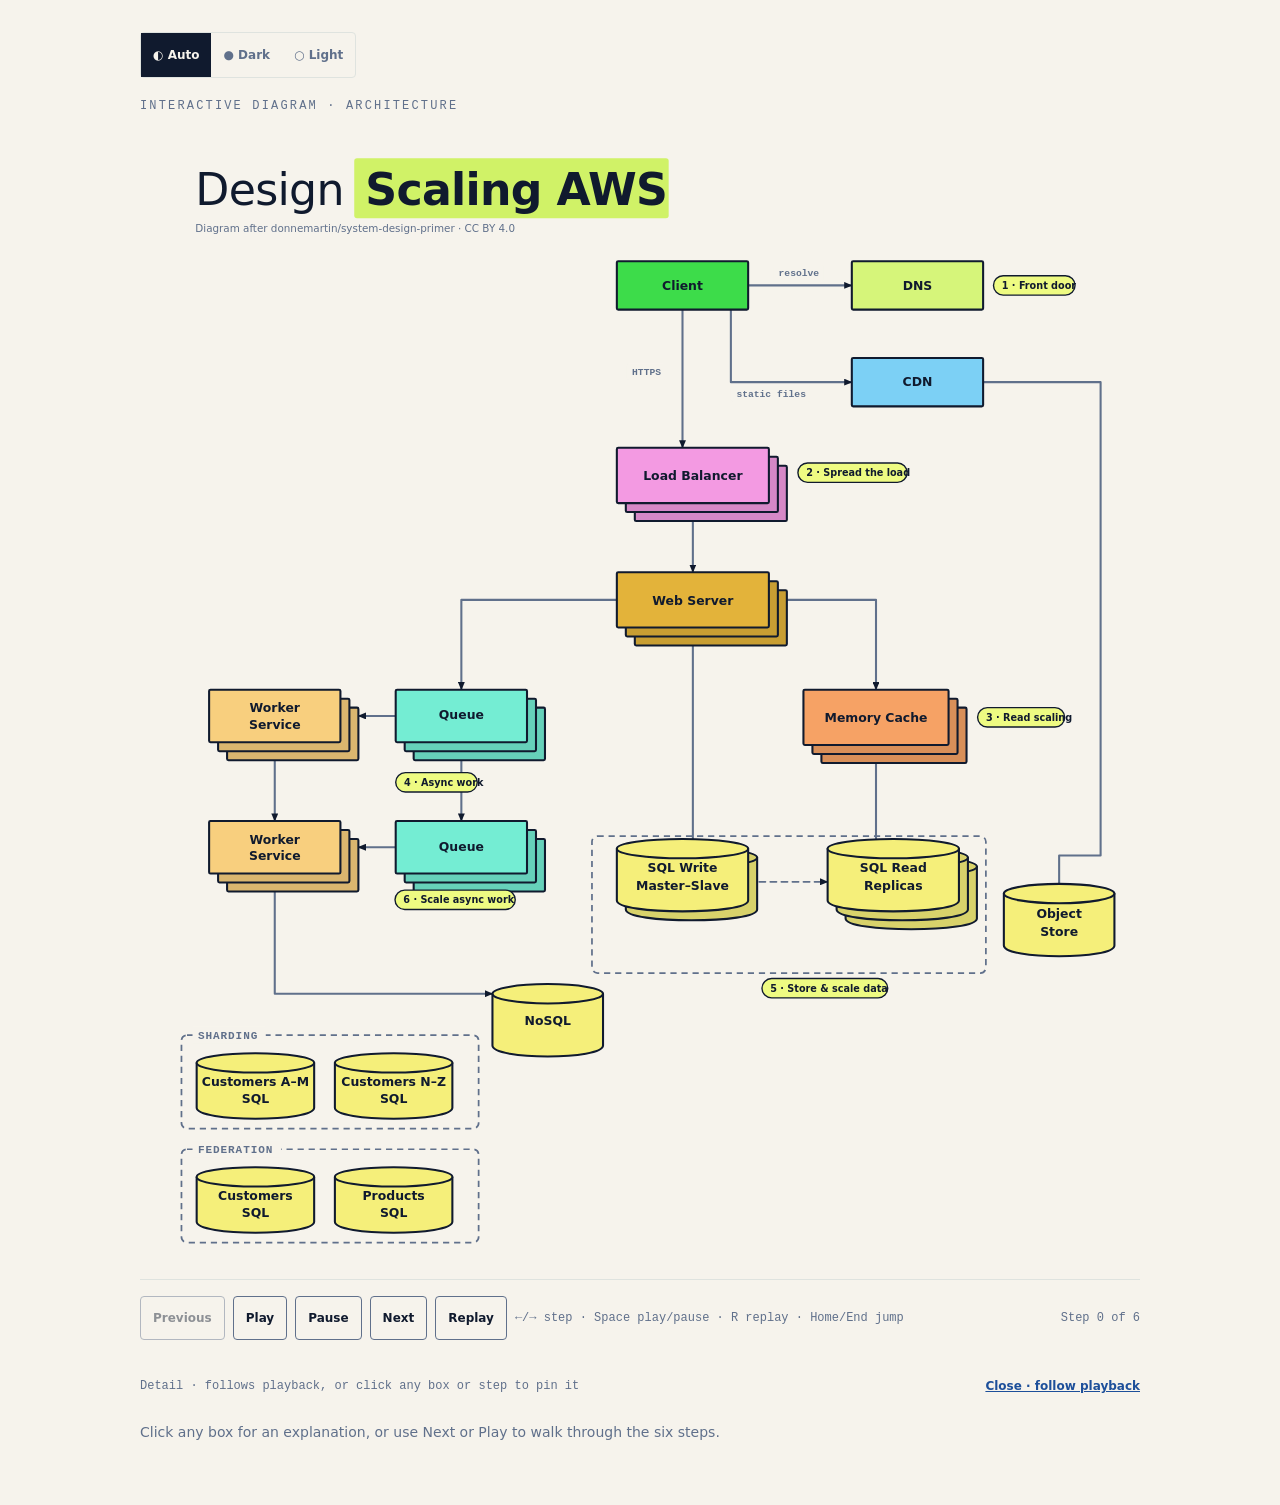
<file: site/diagrams/scaling-aws.html>
<!DOCTYPE html>
<html lang="en">
<head>
  <meta charset="UTF-8">
  <meta name="darkreader-lock">
  <meta name="viewport" content="width=device-width, initial-scale=1.0">
      <title>Design a system that scales to millions of users on AWS — interactive diagram</title>
  <style>
    *, *::before, *::after { box-sizing: border-box; }
    :root {
      --color-paper: #f6f3ec;
      --color-panel: #fffdf8;
      --color-ink: #101a2e;
      --color-muted: #60708b;
      --color-soft: #60708b;
      --color-accent: #ff7961;
      --color-lime: #c9f24b;
      --color-link: #96c1ff;
      --color-link-text: #1d4f9a;
      --color-rule: #dfe3df;
      --color-strip: #f0f1ee; --color-pill: #d9ee4a; --color-tag: #eefb82;
      --tint-coral: #fcd7c6; --tint-blue: #dbe9fb; --tint-lime: #f0fab4; --color-ring-o: #a9bfd0; --color-ring-i: #5aa3f2; --color-diag: #3f7f8c;
      --font-sans: Inter, ui-sans-serif, system-ui, -apple-system, "Segoe UI", sans-serif;
      --font-serif: ui-serif, Georgia, "Times New Roman", serif;
      --font-mono: SFMono-Regular, Consolas, "Liberation Mono", Menlo, monospace;
      --motion-fast: 160ms;
      --motion-step: 480ms;
      --motion-hold: 720ms;
      --motion-total: 5040ms;
      --motion-ease: cubic-bezier(.2,.8,.2,1);
    }
    @media (prefers-color-scheme: dark) {
      :root:not([data-theme="light"]) {
        --color-paper: #11151d; --color-panel: #171c26; --color-ink: #ece8de;
        --color-muted: #95a0b4; --color-soft: #95a0b4; --color-rule: #2d3543;
        --color-link-text: #96c1ff; --color-strip: #212836; --color-pill: #b8d63a; --color-tag: #c9f24b;
        --tint-coral: #5a352b; --tint-blue: #25385a; --tint-lime: #3d4a1d; --color-ring-o: #4b6275; --color-ring-i: #4a8fdc; --color-diag: #6fb3c0;
      }
    }
    :root[data-theme="dark"],
    :root:has(#t-dark:checked),
    body:has(#t-dark:checked) {
      --color-paper: #11151d; --color-panel: #171c26; --color-ink: #ece8de;
        --color-muted: #95a0b4; --color-soft: #95a0b4; --color-rule: #2d3543;
        --color-link-text: #96c1ff; --color-strip: #212836; --color-pill: #b8d63a; --color-tag: #c9f24b;
        --tint-coral: #5a352b; --tint-blue: #25385a; --tint-lime: #3d4a1d; --color-ring-o: #4b6275; --color-ring-i: #4a8fdc; --color-diag: #6fb3c0;
    }
    :root[data-theme="light"],
    :root:has(#t-light:checked),
    body:has(#t-light:checked) {
      --color-paper: #f7f7f2; --color-panel: #ffffff; --color-ink: #101a2e;
        --color-muted: #60708b; --color-soft: #60708b; --color-rule: #dfe3df;
        --color-link-text: #1d4f9a; --color-strip: #f0f1ee; --color-pill: #d9ee4a; --color-tag: #eefb82;
        --tint-coral: #fcd7c6; --tint-blue: #dbe9fb; --tint-lime: #f0fab4; --color-ring-o: #a9bfd0; --color-ring-i: #5aa3f2; --color-diag: #3f7f8c;
    }
    html:has(#t-dark:checked) { color-scheme: dark; }
    html:has(#t-light:checked) { color-scheme: light; }
    html { background: var(--color-paper); }
    body {
      margin: 0;
      min-height: 100vh;
      padding: 32px 16px 48px;
      color: var(--color-ink);
      background: var(--color-paper);
      font-family: var(--font-sans);
      display: grid;
      justify-items: center;
    }
    [data-motion-root] { width: min(100%, 1000px); max-width: 100%; min-width: 0; outline: none; }
    .topbar {
      display: flex; flex-wrap: wrap; align-items: center; justify-content: space-between;
      gap: 12px; margin-bottom: 20px;
    }
    .back {
      color: var(--color-link-text); font: 500 14px/1.4 var(--font-sans);
      min-height: 44px; display: inline-flex; align-items: center;
    }
    .back:focus-visible, .node-link:focus-visible, .follow:focus-visible {
      outline: 3px solid var(--color-accent); outline-offset: 2px;
    }
    .theme { display: inline-flex; border: 1px solid var(--color-rule); border-radius: 4px; padding: 0; margin: 0; min-width: 0; }
    .theme legend { position: absolute; width: 1px; height: 1px; overflow: hidden; clip: rect(0,0,0,0); }
    .theme input { position: absolute; opacity: 0; width: 1px; height: 1px; }
    .theme label {
      display: inline-flex; align-items: center; justify-content: center;
      min-width: 44px; min-height: 44px; padding: 0 12px; cursor: pointer;
      color: var(--color-muted); font: 600 12px/1 var(--font-sans);
    }
    .theme input:checked + label { background: var(--color-ink); color: var(--color-paper); }
    .theme input:focus-visible + label { outline: 3px solid var(--color-accent); outline-offset: -3px; }
    .eyebrow {
      margin: 0 0 8px;
      color: var(--color-muted);
      font: 500 12px/1.4 var(--font-mono);
      letter-spacing: .18em;
      text-transform: uppercase;
    }
    h1.sr-only-h { position: absolute; width: 1px; height: 1px; overflow: hidden; clip: rect(0,0,0,0); }
    svg { display: block; width: 100%; min-width: 0; height: auto; }
    .diagram-container { position: relative; width: 100%; overflow: visible; }
    .bg { fill: var(--color-paper); }
    .title { fill: var(--color-ink); font: 400 64px var(--font-sans); letter-spacing: -1px; }
    .b { fill: #101a2e; font-weight: 800; }
    .card-box { fill: var(--color-panel); stroke: var(--color-rule); stroke-width: 2; }
    .card-box.soft { fill: var(--color-strip); stroke: var(--color-rule); }
    .edge-crm { stroke: #ff9a7a; stroke-width: 3; }
    .edge-enr { stroke: #5ac8f0; stroke-width: 3; }
    .strip { fill: var(--color-strip); }
    .t-coral { fill: var(--tint-coral); }
    .t-blue { fill: var(--tint-blue); }
    .t-lime { fill: var(--tint-lime); }
    .pill { fill: var(--color-panel); stroke: var(--color-pill); stroke-width: 3; transition: stroke-width var(--motion-fast); }
    .pill-ul { fill: var(--color-pill); opacity: .85; }
    .pill-t { fill: var(--color-ink); font-weight: 700; font-family: var(--font-sans); letter-spacing: -.5px; }
    .tag { fill: var(--color-tag); }
    .tag-t { fill: #101a2e; font: 500 20px var(--font-sans); }
    .txt { fill: var(--color-ink); font-family: var(--font-sans); }
    .txt-b { fill: var(--color-ink); font-family: var(--font-sans); font-weight: 700; }
    .txt-m { fill: var(--color-muted); font-family: var(--font-sans); font-weight: 500; }
    .ico { fill: var(--color-rule); }
    .chip-c { fill: var(--color-panel); stroke: var(--color-rule); stroke-width: 3; }
    .chip-d { fill: var(--color-ink); }
    .logo-bg { fill: #fff; stroke: var(--color-rule); stroke-width: 0.8; }
    .ico-l { fill: var(--color-ink); font-family: var(--font-sans); font-weight: 700; pointer-events: none; }
    .dot-lime { fill: #c9f24b; }
    .dot-red { fill: #ef4b4b; }
    .ph { fill: var(--color-strip); stroke: var(--color-rule); }
    .line { fill: none; stroke: var(--color-ink); stroke-width: 1.6; }
    .loop { fill: none; stroke: var(--color-ink); stroke-width: 1.6; stroke-dasharray: 5 5; }
    .rule { stroke: var(--color-rule); stroke-width: 1.5; }
    .ring-o { fill: none; stroke: var(--color-ring-o); stroke-width: 10; opacity: .35; }
    .arc-o { fill: none; stroke: var(--color-ring-o); stroke-width: 4; }
    .arc-i { fill: none; stroke: var(--color-ring-i); stroke-width: 3; }
    .diag { fill: none; stroke: var(--color-diag); stroke-width: 3; }
    .mkp { fill: var(--color-ink); }
    .mko { fill: var(--color-ring-o); }
    .mki { fill: var(--color-ring-i); }
    .mkt { fill: var(--color-diag); }
    .node-link { cursor: pointer; }
    .node-link:hover .pill { stroke-width: 5; }
    .motion-ready .is-current .pill { stroke: var(--color-ink); stroke-width: 5; }
    .motion-ready .is-current .tag { fill: #c9f24b; stroke: var(--color-ink); stroke-width: 2; }
    .motion-ready[data-frame="step"] [data-motion-item].is-visible:not(.is-current) { opacity: .28; }

    /* Idle state: whole diagram visible. Dimming applies only while stepping or playing. */
    .motion-ready[data-frame="start"]:not(.is-playing) [data-motion-item] { opacity: 1; transform: none; }

    /* Every box is a link. */
    .box-link { cursor: pointer; }
    .hit { fill: transparent; stroke: transparent; stroke-width: 5; }
    .box-link:is(:hover, :focus-visible) :is(.card-box, .chip-c, .hit, .pill) {
      stroke: #c9f24b; stroke-width: 5; filter: drop-shadow(0 0 1.5px rgba(16,26,46,.7));
    }
    .box-link:focus-visible { outline: 3px solid var(--color-accent); outline-offset: 3px; }

    .motion-ready [data-motion-item] {
      opacity: .12;
      transform: translateY(8px);
      transform-box: fill-box;
      transform-origin: center;
      transition: opacity var(--motion-step) var(--motion-ease),
                  transform var(--motion-step) var(--motion-ease);
    }
    .motion-ready [data-motion-item].is-visible,
    .motion-ready[data-frame="end"] [data-motion-item],
    .motion-ready[data-frame="static"] [data-motion-item] {
      opacity: 1;
      transform: none;
    }

    [data-motion-controls] {
      display: none;
      align-items: center;
      flex-wrap: wrap;
      gap: 8px;
      margin-top: 16px;
      padding-top: 16px;
      border-top: 1px solid var(--color-rule);
    }
    .motion-ready [data-motion-controls] { display: flex; }
    [data-motion-controls][hidden] { display: none !important; }
    [data-motion-controls] button {
      min-width: 44px;
      min-height: 44px;
      padding: 8px 12px;
      border: 1px solid var(--color-muted);
      border-radius: 4px;
      color: var(--color-ink);
      background: var(--color-paper);
      font: 600 12px/1 var(--font-sans);
      cursor: pointer;
    }
    [data-motion-controls] button:hover { border-color: var(--color-accent); }
    [data-motion-controls] button:focus-visible {
      outline: 3px solid var(--color-accent);
      outline-offset: 2px;
    }
    [data-motion-controls] button:disabled { cursor: not-allowed; opacity: .45; }
    .keyboard-help { color: var(--color-muted); font: 400 12px/1.4 var(--font-mono); }
    [data-motion-status-visible] {
      margin-left: auto;
      color: var(--color-muted);
      font: 500 12px/1.4 var(--font-mono);
    }
    .sr-only {
      position: absolute;
      width: 1px;
      height: 1px;
      padding: 0;
      margin: -1px;
      overflow: hidden;
      clip: rect(0,0,0,0);
      white-space: nowrap;
      border: 0;
    }
    noscript p {
      margin: 12px 0 0;
      color: var(--color-muted);
      font: 500 12px/1.4 var(--font-mono);
    }

    /* Detail panel: all cards without JS, follows playback step, or pinned by :target. */
    .panel { margin-top: 24px; scroll-margin-top: 16px; }
    .panel-head { display: flex; flex-wrap: wrap; align-items: center; justify-content: space-between; gap: 8px; margin-bottom: 12px; }
    .panel-head p { margin: 0; color: var(--color-muted); font: 500 12px/1.4 var(--font-mono); }
    .follow { color: var(--color-link-text); font: 600 12px/1 var(--font-sans); min-height: 44px; display: inline-flex; align-items: center; }
    .card {
      margin: 0 0 12px; padding: 16px; border: 1px solid var(--color-rule); border-radius: 6px;
      background: var(--color-panel); scroll-margin-top: 16px;
    }
    .card h2 { margin: 0 0 4px; font: 400 22px/1.2 var(--font-serif); }
    .card .goal { margin: 0 0 12px; color: var(--color-muted); font: 400 14px/1.5 var(--font-sans); }
    .card ul { margin: 0; padding-left: 18px; font: 400 14px/1.6 var(--font-sans); }
    .card code { font: 500 13px var(--font-mono); }
    .hint { display: none; color: var(--color-muted); font: 400 14px/1.5 var(--font-sans); }
    .motion-ready .card { display: none; }
    .motion-ready[data-step-current="0"] .hint { display: block; }
    .motion-ready[data-step-current="1"] #detail-1,
    .motion-ready[data-step-current="2"] #detail-2,
    .motion-ready[data-step-current="3"] #detail-3,
    .motion-ready[data-step-current="4"] #detail-4,
    .motion-ready[data-step-current="5"] #detail-5,
    .motion-ready[data-step-current="6"] #detail-6,
    .motion-ready[data-step-current="7"] #detail-7 { display: block; }
    /* Popup explainers: sit inside the diagram frame, next to the box or pill they explain. */
    .pop {
      --w: min(400px, 92%);
      display: none; position: absolute; z-index: 30; width: var(--w);
      left: min(calc(var(--x) + 10px), calc(100% - var(--w)));
      top: var(--y);
      margin: 0; padding: 20px 22px 22px; border: 1px solid var(--color-rule); border-radius: 14px;
      background: var(--color-panel); color: var(--color-ink); box-shadow: 0 10px 30px rgba(16,26,46,.28);
      scroll-margin: 35vh 0;
    }
    .pop.pl { left: max(0px, min(calc(var(--x) - var(--w) - 10px), calc(100% - var(--w)))); }
    .pop.pu { transform: translateY(calc(-100% + 60px)); }  /* lower half: grow upward so it stays in the frame */
    .pop:target { display: block; border-color: var(--color-accent); }
    .pop h2 { margin: 0 30px 8px 0; font: 400 22px/1.2 var(--font-serif); }
    .pop h3 { margin: 16px 0 4px; color: var(--color-muted); font: 600 11px/1.3 var(--font-mono); letter-spacing: .12em; text-transform: uppercase; }
    .pop p, .pop ul { margin: 0; font: 400 15px/1.55 var(--font-sans); }
    .pop .goal { margin: 0 0 8px; color: var(--color-muted); font-size: 15px; line-height: 1.55; }
    .pop ul { padding-left: 18px; }
    .pop li + li { margin-top: 4px; }
    .pop code { font: 500 13.5px var(--font-mono); }
    .pop .phase-tag { margin: 0 0 4px; }
    .pop-x {
      position: absolute; top: 12px; right: 12px; display: inline-flex; align-items: center; justify-content: center;
      width: 32px; height: 32px; border-radius: 16px; color: var(--color-muted); font: 500 16px/1 var(--font-sans); text-decoration: none;
    }
    .pop-x:hover { color: var(--color-ink); background: var(--color-strip); }
    .pop-x:focus-visible { outline: 3px solid var(--color-accent); outline-offset: 1px; }
    .phase-tag a {
      display: inline-flex; align-items: center; min-height: 22px; padding: 0 9px; border-radius: 11px;
      background: var(--color-tag); color: #101a2e; font: 500 11px/1 var(--font-sans); text-decoration: none;
    }
    .phase-tag a:hover { outline: 2px solid var(--color-ink); }
    .phase-tag a:focus-visible { outline: 3px solid var(--color-accent); outline-offset: 2px; }
    .pop .chips { list-style: none; margin: 0; padding: 0; display: flex; flex-wrap: wrap; gap: 6px; }
    .pop .chips li { padding: 3px 11px; border: 1px solid var(--color-rule); border-radius: 14px; background: var(--color-strip); font: 500 13.5px/1.5 var(--font-sans); }
    .pop .chips a { color: inherit; text-decoration: none; border-bottom: 1px solid transparent; }
    .pop .chips a:hover, .pop .chips a:focus-visible { border-bottom-color: #c9f24b; box-shadow: 0 2px 0 #c9f24b; outline: none; }

    html[data-motion="static"] [data-motion-controls],
    html[data-motion="static"] [data-motion-decorative] { display: none !important; }
    html[data-motion="static"] [data-motion-item] {
      opacity: 1 !important;
      transform: none !important;
      animation: none !important;
      transition: none !important;
    }
    html[data-motion="step"] [data-motion-controls],
    html[data-motion="step"] [data-motion-decorative] { display: none !important; }
    html[data-motion="step"] [data-motion-item] {
      animation: none !important;
      transition: none !important;
    }
    @media (prefers-reduced-motion: reduce) {
      *, *::before, *::after {
        animation-duration: .001ms !important;
        animation-iteration-count: 1 !important;
        scroll-behavior: auto !important;
        transition-duration: .001ms !important;
      }
      [data-motion-item] { opacity: 1 !important; transform: none !important; }
      [data-motion-decorative] { display: none !important; }
      [data-motion-controls] { display: none !important; }
    }
    @media print {
      .diagram-container { overflow-x: visible; }
      .topbar, .theme { display: none !important; }
      [data-motion-controls], [data-motion-decorative] { display: none !important; }
      [data-motion-item] {
        opacity: 1 !important;
        transform: none !important;
        animation: none !important;
        transition: none !important;
      }
      .motion-ready .card { display: block; }
      .pop { display: none !important; }
    }

    /* System Design Primer diagram additions. */
    .sys-arrow { fill: none; stroke: var(--color-muted); stroke-width: 3; stroke-linecap: round; stroke-linejoin: round; }
    .sys-dash { fill: none; stroke: var(--color-muted); stroke-width: 2.5; stroke-dasharray: 9 7; stroke-linecap: round; }
    .sys-box { stroke: #101a2e; stroke-width: 3; }
    .sys-text { fill: #101a2e; font: 700 22px var(--font-sans); pointer-events: none; }
    .sys-small { fill: #101a2e; font: 700 18px var(--font-sans); pointer-events: none; }
    .sys-copy { stroke: #101a2e; stroke-width: 3; opacity: 1; }
    .sys-frame { fill: none; stroke: var(--color-muted); stroke-width: 2.5; stroke-dasharray: 9 7; }
    .sys-frame-label { fill: var(--color-paper); }
    .sys-frame-text { fill: var(--color-muted); font: 700 16px var(--font-mono); letter-spacing: .08em; }
    .edge-label-bg { fill: var(--color-paper); opacity: .98; }
    .edge-label { fill: var(--color-muted); font: 600 14px var(--font-mono); }
    .step-badge { fill: var(--color-tag); stroke: var(--color-ink); stroke-width: 2; }
    .step-badge-t { fill: #101a2e; font: 700 14px var(--font-sans); }
    .cyl { stroke: #101a2e; stroke-width: 3; fill: #f5ef7a; }
    .cyl-back { stroke: #101a2e; stroke-width: 3; }
  </style>
</head>
<body>
  <main id="top" data-motion-root tabindex="-1" data-motion-mode="step" data-step-count="6" data-step-current="6" data-frame="static" data-static-frame="complete">
    <div class="topbar">
      <fieldset class="theme"><legend>Theme</legend><input type="radio" name="theme" id="t-auto" checked><label for="t-auto">◐ Auto</label><input type="radio" name="theme" id="t-dark"><label for="t-dark">● Dark</label><input type="radio" name="theme" id="t-light"><label for="t-light">○ Light</label></fieldset>
    </div>
    <p class="eyebrow">Interactive diagram · architecture</p>
    <h1 class="sr-only-h">Design a system that scales to millions of users on AWS</h1>
    <!-- GENERATED:START -->
<div class="diagram-container"><svg viewBox="0 0 1447 1650" xmlns="http://www.w3.org/2000/svg" role="img" aria-labelledby="scaling-aws-title scaling-aws-desc">
<title id="scaling-aws-title">AWS scaling architecture flow</title>
<desc id="scaling-aws-desc">A client uses DNS, a CDN, a load balancer, web servers, queues, caches, SQL replicas, NoSQL, and object storage as the service scales.</desc>
<defs><marker id="mk" markerWidth="12" markerHeight="10" refX="11" refY="5" orient="auto" markerUnits="userSpaceOnUse"><path class="mkp" d="M0,0 L12,5 L0,10 Z"/></marker></defs>
<rect class="bg" width="1447" height="1650"/>
<g aria-label="AWS scaling architecture">
<rect x="310" y="51" width="455" height="87" rx="4" fill="#c9f24b" opacity=".82"/>
<text class="title" x="80" y="118"><tspan>Design </tspan><tspan class="b" x="326">Scaling AWS</tspan></text>
<text class="txt-m" x="80" y="158" style="font-size:15px">Diagram after donnemartin/system-design-primer · CC BY 4.0</text>
<g data-motion-item data-step="1" aria-label="Step 1 of 6: Front door connectors"><path class="sys-arrow" d="M880,235 H1030" marker-end="url(#mk)"/><path class="sys-arrow" d="M855,270 V375 H1030" marker-end="url(#mk)"/><path class="sys-arrow" d="M785,270 V470" marker-end="url(#mk)"/><g><rect class="edge-label-bg" x="916" y="205" width="73" height="24" rx="3"/><text class="edge-label" x="924" y="222">resolve</text></g><g><rect class="edge-label-bg" x="855" y="380" width="114" height="24" rx="3"/><text class="edge-label" x="863" y="397">static files</text></g><g><rect class="edge-label-bg" x="704" y="348" width="57" height="24" rx="3"/><text class="edge-label" x="712" y="365">HTTPS</text></g></g>
<g data-motion-item data-step="2" aria-label="Step 2 of 6: Spread the load connectors"><path class="sys-arrow" d="M800,576 V650" marker-end="url(#mk)"/></g>
<g data-motion-item data-step="3" aria-label="Step 3 of 6: Serve read-heavy traffic connectors"><path class="sys-arrow" d="M910,690 H1065 V820" marker-end="url(#mk)"/><path class="sys-arrow" d="M1065,902 V1050" marker-end="url(#mk)"/></g>
<g data-motion-item data-step="4" aria-label="Step 4 of 6: Run work asynchronously connectors"><path class="sys-arrow" d="M690,690 H465 V820" marker-end="url(#mk)"/><path class="sys-arrow" d="M370,858 H316" marker-end="url(#mk)"/><path class="sys-arrow" d="M195,922 V1010" marker-end="url(#mk)"/><path class="sys-arrow" d="M465,922 V1010" marker-end="url(#mk)"/><path class="sys-arrow" d="M370,1048 H316" marker-end="url(#mk)"/><path class="sys-arrow" d="M195,1112 V1260 H510" marker-end="url(#mk)"/></g>
<g data-motion-item data-step="5" aria-label="Step 5 of 6: Store and scale data connectors"><path class="sys-arrow" d="M800,730 V1050" marker-end="url(#mk)"/><path class="sys-dash" d="M880,1098 H995" marker-end="url(#mk)"/><path class="sys-arrow" d="M1125,375 H1390 V1060 H1330 V1115" marker-end="url(#mk)"/></g>
<g data-motion-item data-step="1" aria-label="Step 1 of 6: Front door components"><a class="box-link" href="#box-client" aria-label="Client: open explanation"><rect class="sys-box" x="690" y="200" width="190" height="70" rx="2" fill="#3ddc4a"/><text class="sys-small" text-anchor="middle"><tspan x="785" y="241">Client</tspan></text><rect class="hit" x="686" y="196" width="198" height="78"/></a><a class="box-link" href="#box-dns" aria-label="DNS: open explanation"><rect class="sys-box" x="1030" y="200" width="190" height="70" rx="2" fill="#d6f57a"/><text class="sys-small" text-anchor="middle"><tspan x="1125" y="241">DNS</tspan></text><rect class="hit" x="1026" y="196" width="198" height="78"/></a><a class="box-link" href="#box-cdn" aria-label="CDN: open explanation"><rect class="sys-box" x="1030" y="340" width="190" height="70" rx="2" fill="#7cd0f5"/><text class="sys-small" text-anchor="middle"><tspan x="1125" y="381">CDN</tspan></text><rect class="hit" x="1026" y="336" width="198" height="78"/></a><a href="#pop-1" class="box-link" aria-label="Step 1: Front door"><rect class="step-badge" x="1235" y="221" width="118" height="28" rx="14"/><text class="step-badge-t" x="1247" y="240">1 · Front door</text></a></g>
<g data-motion-item data-step="2" aria-label="Step 2 of 6: Spread the load components"><a class="box-link" href="#box-load-balancer" aria-label="Load Balancer: open explanation"><rect class="sys-copy" x="716" y="496" width="220" height="80" rx="2" fill="#d688c7"/><rect class="sys-copy" x="703" y="483" width="220" height="80" rx="2" fill="#d688c7"/><rect class="sys-box" x="690" y="470" width="220" height="80" rx="2" fill="#f39ae2"/><text class="sys-small" text-anchor="middle"><tspan x="800" y="517">Load Balancer</tspan></text><rect class="hit" x="686" y="466" width="228" height="88"/></a><a class="box-link" href="#box-web-server" aria-label="Web Server: open explanation"><rect class="sys-copy" x="716" y="676" width="220" height="80" rx="2" fill="#c89e33"/><rect class="sys-copy" x="703" y="663" width="220" height="80" rx="2" fill="#c89e33"/><rect class="sys-box" x="690" y="650" width="220" height="80" rx="2" fill="#e3b33a"/><text class="sys-small" text-anchor="middle"><tspan x="800" y="697">Web Server</tspan></text><rect class="hit" x="686" y="646" width="228" height="88"/></a><a href="#pop-2" class="box-link" aria-label="Step 2: Spread the load"><rect class="step-badge" x="952" y="492" width="158" height="28" rx="14"/><text class="step-badge-t" x="964" y="511">2 · Spread the load</text></a></g>
<g data-motion-item data-step="4" aria-label="Step 4 of 6: Async work components"><a class="box-link" href="#box-worker-service" aria-label="Worker Service: open explanation"><rect class="sys-copy" x="126" y="846" width="190" height="76" rx="2" fill="#dab66f"/><rect class="sys-copy" x="113" y="833" width="190" height="76" rx="2" fill="#dab66f"/><rect class="sys-box" x="100" y="820" width="190" height="76" rx="2" fill="#f8cf7e"/><text class="sys-small" text-anchor="middle"><tspan x="195" y="853">Worker</tspan><tspan x="195" y="877">Service</tspan></text><rect class="hit" x="96" y="816" width="198" height="84"/></a><a class="box-link" href="#box-queue" aria-label="Queue: open explanation"><rect class="sys-copy" x="396" y="846" width="190" height="76" rx="2" fill="#66d1ba"/><rect class="sys-copy" x="383" y="833" width="190" height="76" rx="2" fill="#66d1ba"/><rect class="sys-box" x="370" y="820" width="190" height="76" rx="2" fill="#74edd3"/><text class="sys-small" text-anchor="middle"><tspan x="465" y="863">Queue</tspan></text><rect class="hit" x="366" y="816" width="198" height="84"/></a><a href="#pop-4" class="box-link" aria-label="Step 4: Async work"><rect class="step-badge" x="370" y="940" width="118" height="28" rx="14"/><text class="step-badge-t" x="382" y="959">4 · Async work</text></a></g>
<g data-motion-item data-step="6" aria-label="Step 6 of 6: Scale async capacity"><a class="box-link" href="#box-worker-service-2" aria-label="Worker Service replica: open explanation"><rect class="sys-copy" x="126" y="1036" width="190" height="76" rx="2" fill="#dab66f"/><rect class="sys-copy" x="113" y="1023" width="190" height="76" rx="2" fill="#dab66f"/><rect class="sys-box" x="100" y="1010" width="190" height="76" rx="2" fill="#f8cf7e"/><text class="sys-small" text-anchor="middle"><tspan x="195" y="1043">Worker</tspan><tspan x="195" y="1067">Service</tspan></text><rect class="hit" x="96" y="1006" width="198" height="84"/></a><a class="box-link" href="#box-queue-2" aria-label="Queue replica: open explanation"><rect class="sys-copy" x="396" y="1036" width="190" height="76" rx="2" fill="#66d1ba"/><rect class="sys-copy" x="383" y="1023" width="190" height="76" rx="2" fill="#66d1ba"/><rect class="sys-box" x="370" y="1010" width="190" height="76" rx="2" fill="#74edd3"/><text class="sys-small" text-anchor="middle"><tspan x="465" y="1053">Queue</tspan></text><rect class="hit" x="366" y="1006" width="198" height="84"/></a><a href="#pop-6" class="box-link" aria-label="Step 6: Scale async capacity"><rect class="step-badge" x="369" y="1110" width="174" height="28" rx="14"/><text class="step-badge-t" x="381" y="1129">6 · Scale async work</text></a></g>
<g data-motion-item data-step="3" aria-label="Step 3 of 6: Serve read-heavy traffic components"><a class="box-link" href="#box-memory-cache" aria-label="Memory Cache: open explanation"><rect class="sys-copy" x="986" y="846" width="210" height="80" rx="2" fill="#d88f59"/><rect class="sys-copy" x="973" y="833" width="210" height="80" rx="2" fill="#d88f59"/><rect class="sys-box" x="960" y="820" width="210" height="80" rx="2" fill="#f6a265"/><text class="sys-small" text-anchor="middle"><tspan x="1065" y="867">Memory Cache</tspan></text><rect class="hit" x="956" y="816" width="218" height="88"/></a><a href="#pop-3" class="box-link" aria-label="Step 3: Read scaling"><rect class="step-badge" x="1212" y="846" width="126" height="28" rx="14"/><text class="step-badge-t" x="1224" y="865">3 · Read scaling</text></a></g>
<g data-motion-item data-step="5" aria-label="Step 5 of 6: Store and scale data components"><rect class="sys-frame" x="654" y="1032" width="570" height="198" rx="8"/><a class="box-link" href="#box-nosql" aria-label="NoSQL: open explanation"><path class="cyl" d="M510,1260 C510,1253 670,1253 670,1260 V1335 C670,1356 510,1356 510,1335 Z"/><ellipse class="cyl" cx="590" cy="1260" rx="80" ry="14"/><text class="sys-small" text-anchor="middle"><tspan x="590" y="1305">NoSQL</tspan></text><rect class="hit" x="506" y="1242" width="168" height="118"/></a><a class="box-link" href="#box-sql-write" aria-label="SQL Write Master–Slave: open explanation"><path class="cyl-back" fill="#d8d26b" d="M703,1063 C703,1056 893,1056 893,1063 V1138 C893,1159 703,1159 703,1138 Z"/><ellipse class="cyl-back" fill="#d8d26b" cx="798" cy="1063" rx="95" ry="14"/><path class="cyl" d="M690,1050 C690,1043 880,1043 880,1050 V1125 C880,1146 690,1146 690,1125 Z"/><ellipse class="cyl" cx="785" cy="1050" rx="95" ry="14"/><text class="sys-small" text-anchor="middle"><tspan x="785" y="1084">SQL Write</tspan><tspan x="785" y="1110">Master–Slave</tspan></text><rect class="hit" x="686" y="1032" width="212" height="131"/></a><a class="box-link" href="#box-sql-read" aria-label="SQL Read Replicas: open explanation"><path class="cyl-back" fill="#d8d26b" d="M1021,1076 C1021,1069 1211,1069 1211,1076 V1151 C1211,1172 1021,1172 1021,1151 Z"/><ellipse class="cyl-back" fill="#d8d26b" cx="1116" cy="1076" rx="95" ry="14"/><path class="cyl-back" fill="#d8d26b" d="M1008,1063 C1008,1056 1198,1056 1198,1063 V1138 C1198,1159 1008,1159 1008,1138 Z"/><ellipse class="cyl-back" fill="#d8d26b" cx="1103" cy="1063" rx="95" ry="14"/><path class="cyl" d="M995,1050 C995,1043 1185,1043 1185,1050 V1125 C1185,1146 995,1146 995,1125 Z"/><ellipse class="cyl" cx="1090" cy="1050" rx="95" ry="14"/><text class="sys-small" text-anchor="middle"><tspan x="1090" y="1084">SQL Read</tspan><tspan x="1090" y="1110">Replicas</tspan></text><rect class="hit" x="991" y="1032" width="224" height="144"/></a><a class="box-link" href="#box-object-store" aria-label="Object Store: open explanation"><path class="cyl" d="M1250,1115 C1250,1108 1410,1108 1410,1115 V1190 C1410,1211 1250,1211 1250,1190 Z"/><ellipse class="cyl" cx="1330" cy="1115" rx="80" ry="14"/><text class="sys-small" text-anchor="middle"><tspan x="1330" y="1150">Object</tspan><tspan x="1330" y="1176">Store</tspan></text><rect class="hit" x="1246" y="1097" width="168" height="118"/></a><a class="box-link" href="#box-sharding" aria-label="Sharding: open explanation"><rect class="sys-frame" x="60" y="1320" width="430" height="135" rx="8"/><rect class="sys-frame-label" x="76" y="1308" width="106" height="24"/><text class="sys-frame-text" x="84" y="1326">SHARDING</text></a><a class="box-link" href="#box-sharding" aria-label="Customers A–M SQL: open explanation"><path class="cyl" d="M82,1360 C82,1353 252,1353 252,1360 V1425 C252,1446 82,1446 82,1425 Z"/><ellipse class="cyl" cx="167" cy="1360" rx="85" ry="14"/><text class="sys-small" text-anchor="middle"><tspan x="167" y="1393">Customers A–M</tspan><tspan x="167" y="1418">SQL</tspan></text><rect class="hit" x="78" y="1342" width="178" height="108"/></a><a class="box-link" href="#box-sharding" aria-label="Customers N–Z SQL: open explanation"><path class="cyl" d="M282,1360 C282,1353 452,1353 452,1360 V1425 C452,1446 282,1446 282,1425 Z"/><ellipse class="cyl" cx="367" cy="1360" rx="85" ry="14"/><text class="sys-small" text-anchor="middle"><tspan x="367" y="1393">Customers N–Z</tspan><tspan x="367" y="1418">SQL</tspan></text><rect class="hit" x="278" y="1342" width="178" height="108"/></a><a class="box-link" href="#box-federation" aria-label="Federation: open explanation"><rect class="sys-frame" x="60" y="1485" width="430" height="135" rx="8"/><rect class="sys-frame-label" x="76" y="1473" width="128" height="24"/><text class="sys-frame-text" x="84" y="1491">FEDERATION</text></a><a class="box-link" href="#box-federation" aria-label="Customers SQL: open explanation"><path class="cyl" d="M82,1525 C82,1518 252,1518 252,1525 V1590 C252,1611 82,1611 82,1590 Z"/><ellipse class="cyl" cx="167" cy="1525" rx="85" ry="14"/><text class="sys-small" text-anchor="middle"><tspan x="167" y="1558">Customers</tspan><tspan x="167" y="1583">SQL</tspan></text><rect class="hit" x="78" y="1507" width="178" height="108"/></a><a class="box-link" href="#box-federation" aria-label="Products SQL: open explanation"><path class="cyl" d="M282,1525 C282,1518 452,1518 452,1525 V1590 C452,1611 282,1611 282,1590 Z"/><ellipse class="cyl" cx="367" cy="1525" rx="85" ry="14"/><text class="sys-small" text-anchor="middle"><tspan x="367" y="1558">Products</tspan><tspan x="367" y="1583">SQL</tspan></text><rect class="hit" x="278" y="1507" width="178" height="108"/></a><a href="#pop-5" class="box-link" aria-label="Step 5: Store and scale data"><rect class="step-badge" x="900" y="1238" width="182" height="28" rx="14"/><text class="step-badge-t" x="912" y="1257">5 · Store &amp; scale data</text></a></g>
</g></svg>
<article class="pop phase-pop pl" id="pop-1" style="--x: 89.4%; --y: 14.2%"><a class="pop-x" href="#close-card" aria-label="Close explanation">✕</a><h2>1 · Entry</h2><p class="goal">DNS maps the domain to the public endpoint. A CDN moves static content closer to the client.</p></article>
<article class="pop phase-pop" id="pop-2" style="--x: 71.3%; --y: 30.7%"><a class="pop-x" href="#close-card" aria-label="Close explanation">✕</a><h2>2 · Distribute requests</h2><p class="goal">A load balancer distributes traffic across web servers so the web tier can scale horizontally.</p></article>
<article class="pop phase-pop pl" id="pop-3" style="--x: 88.1%; --y: 52.1%"><a class="pop-x" href="#close-card" aria-label="Close explanation">✕</a><h2>3 · Serve read-heavy traffic</h2><p class="goal">Read requests use memory first, then SQL read replicas, reducing load on the write master.</p></article>
<article class="pop phase-pop pu" id="pop-4" style="--x: 29.6%; --y: 57.8%"><a class="pop-x" href="#close-card" aria-label="Close explanation">✕</a><h2>4 · Run work asynchronously</h2><p class="goal">A queue decouples slow jobs from the request path. A worker pulls and completes them later.</p></article>
<article class="pop phase-pop pu" id="pop-5" style="--x: 68.5%; --y: 75.9%"><a class="pop-x" href="#close-card" aria-label="Close explanation">✕</a><h2>5 · Store and scale data</h2><p class="goal">SQL replication, object storage, sharding, and federation help the data tier grow.</p></article>
<article class="pop phase-pop pu" id="pop-6" style="--x: 47.6%; --y: 62.7%"><a class="pop-x" href="#close-card" aria-label="Close explanation">✕</a><h2>6 · Scale async capacity</h2><p class="goal">Another queue and worker service add capacity for background jobs.</p></article>
<article class="pop box-card" id="box-client" style="--x: 54.2%; --y: 14.2%"><a class="pop-x" href="#close-card" aria-label="Close explanation">✕</a><h2>Client</h2><p class="phase-tag"><a href="#pop-1">Step 1 · Entry</a></p><h3>What it is</h3><p>The user or program making a read or write request.</p><h3>Its job here</h3><p>It resolves the service name with DNS or requests static content from the CDN. Dynamic traffic goes to the Load Balancer.</p><h3>Trade-off</h3><p>The service must secure incoming HTTP, HTTPS, and SSH access.</p><h3>In the primer</h3><p><a href="../topics/communication.html#hypertext-transfer-protocol-http" target="_top">Communication › HTTP →</a></p></article>
<article class="pop box-card pl" id="box-dns" style="--x: 77.7%; --y: 14.2%"><a class="pop-x" href="#close-card" aria-label="Close explanation">✕</a><h2>DNS</h2><p class="phase-tag"><a href="#pop-1">Step 1 · Entry</a></p><h3>What it is</h3><p>DNS maps a domain to a public IP address.</p><h3>Its job here</h3><p>It receives the client lookup and directs the client to the public endpoint. The client can then reach the CDN or Load Balancer.</p><h3>Examples</h3><ul class="chips"><li>Route 53</li></ul><h3>Trade-off</h3><p>DNS lets a domain point to a new IP for failover.</p><h3>In the primer</h3><p><a href="../topics/domain-name-system.html#disadvantages-dns" target="_top">Domain name system › Disadvantages →</a></p></article>
<article class="pop box-card pl" id="box-cdn" style="--x: 77.7%; --y: 22.7%"><a class="pop-x" href="#close-card" aria-label="Close explanation">✕</a><h2>CDN</h2><p class="phase-tag"><a href="#pop-1">Step 1 · Entry</a></p><h3>What it is</h3><p>A content delivery network serves static and some dynamic content closer to users.</p><h3>Its job here</h3><p>It receives static requests from the Client and serves files from Object Store. This reduces load and latency for the Web Server.</p><h3>Examples</h3><ul class="chips"><li>CloudFront</li></ul><h3>Trade-off</h3><p>Static content moved to a CDN increases system complexity.</p><h3>In the primer</h3><p><a href="../topics/content-delivery-network.html#disadvantages-cdn" target="_top">Content delivery network › Disadvantages →</a></p></article>
<article class="pop box-card" id="box-load-balancer" style="--x: 55.3%; --y: 30.9%"><a class="pop-x" href="#close-card" aria-label="Close explanation">✕</a><h2>Load Balancer</h2><p class="phase-tag"><a href="#pop-2">Step 2 · Distribute requests</a></p><h3>What it is</h3><p>A component that distributes incoming traffic across servers.</p><h3>Its job here</h3><p>It receives client traffic and hands requests to Web Server instances. It can terminate SSL before traffic reaches the servers.</p><h3>Examples</h3><ul class="chips"><li>ELB</li><li>HAProxy</li></ul><h3>Trade-off</h3><p>Horizontal scaling adds components and operational complexity.</p><h3>In the primer</h3><p><a href="../topics/load-balancer.html#horizontal-scaling" target="_top">Load balancer › Horizontal scaling →</a></p></article>
<article class="pop box-card" id="box-web-server" style="--x: 55.3%; --y: 41.8%"><a class="pop-x" href="#close-card" aria-label="Close explanation">✕</a><h2>Web Server</h2><p class="phase-tag"><a href="#pop-2">Step 2 · Distribute requests</a></p><h3>What it is</h3><p>The public compute tier that receives and processes requests.</p><h3>Its job here</h3><p>It receives work from the Load Balancer. It reads through Memory Cache, sends writes to the SQL Write Master–Slave, or adds background jobs to Queue.</p><h3>Examples</h3><ul class="chips"><li>EC2</li></ul><h3>Trade-off</h3><p>Vertical scaling can become expensive and has no redundancy or failover.</p><h3>In the primer</h3><p><a href="../topics/reverse-proxy-web-server.html#load-balancer-vs-reverse-proxy" target="_top">Reverse proxy › Load balancer vs reverse proxy →</a></p></article>
<article class="pop box-card" id="box-worker-service" style="--x: 13.5%; --y: 52.6%"><a class="pop-x" href="#close-card" aria-label="Close explanation">✕</a><h2>Worker Service</h2><p class="phase-tag"><a href="#pop-4">Step 4 · Run work asynchronously</a></p><h3>What it is</h3><p>A worker that runs jobs outside the request path.</p><h3>Its job here</h3><p>It pulls a job from Queue and creates a thumbnail or updates a Database. It can then store the thumbnail in Object Store.</p><h3>Examples</h3><ul class="chips"><li>EC2</li><li>Lambda</li></ul><h3>Trade-off</h3><p>Queues add delays and complexity.</p><h3>In the primer</h3><p><a href="../topics/asynchronism.html#task-queues" target="_top">Asynchronism › Task queues →</a></p></article>
<article class="pop box-card" id="box-queue" style="--x: 32.1%; --y: 52.6%"><a class="pop-x" href="#close-card" aria-label="Close explanation">✕</a><h2>Queue</h2><p class="phase-tag"><a href="#pop-4">Step 4 · Run work asynchronously</a></p><h3>What it is</h3><p>A queue holds jobs until a worker can process them.</p><h3>Its job here</h3><p>Web Server adds background work here. Worker Service pulls the next job and hands results to NoSQL or Object Store.</p><h3>Examples</h3><ul class="chips"><li>SQS</li></ul><h3>Trade-off</h3><p>Queues add delays and complexity.</p><h3>In the primer</h3><p><a href="../topics/asynchronism.html#message-queues" target="_top">Asynchronism › Message queues →</a></p></article>
<article class="pop box-card pu" id="box-worker-service-2" style="--x: 13.5%; --y: 64.1%"><a class="pop-x" href="#close-card" aria-label="Close explanation">✕</a><h2>Worker Service</h2><p class="phase-tag"><a href="#pop-6">Step 6 · Scale async capacity</a></p><h3>What it is</h3><p>Another worker that runs jobs outside the request path.</p><h3>Its job here</h3><p>It pulls jobs from the second Queue. It increases asynchronous processing capacity with the first Worker Service.</p><h3>Trade-off</h3><p>Queues add delays and complexity.</p><h3>In the primer</h3><p><a href="../topics/asynchronism.html#task-queues" target="_top">Asynchronism › Task queues →</a></p></article>
<article class="pop box-card pu" id="box-queue-2" style="--x: 32.1%; --y: 64.1%"><a class="pop-x" href="#close-card" aria-label="Close explanation">✕</a><h2>Queue</h2><p class="phase-tag"><a href="#pop-6">Step 6 · Scale async capacity</a></p><h3>What it is</h3><p>Another queue that holds background jobs.</p><h3>Its job here</h3><p>It accepts work and hands the next job to the second Worker Service. It lets the asynchronous layer scale independently.</p><h3>Trade-off</h3><p>Queues add delays and complexity.</p><h3>In the primer</h3><p><a href="../topics/asynchronism.html#message-queues" target="_top">Asynchronism › Message queues →</a></p></article>
<article class="pop box-card pu" id="box-nosql" style="--x: 40.8%; --y: 76.4%"><a class="pop-x" href="#close-card" aria-label="Close explanation">✕</a><h2>NoSQL</h2><p class="phase-tag"><a href="#pop-4">Step 4 · Run work asynchronously</a></p><h3>What it is</h3><p>A database used for appropriate data outside the relational store.</p><h3>Its job here</h3><p>Worker Service can update this database after pulling a Queue job. It holds data that does not need the SQL write path.</p><h3>Examples</h3><ul class="chips"><li>DynamoDB</li></ul><h3>Trade-off</h3><p>Choose SQL or NoSQL based on the data and access needs.</p><h3>In the primer</h3><p><a href="../topics/database.html#nosql" target="_top">Database › NoSQL →</a></p></article>
<article class="pop box-card pl" id="box-memory-cache" style="--x: 73.6%; --y: 52.1%"><a class="pop-x" href="#close-card" aria-label="Close explanation">✕</a><h2>Memory Cache</h2><p class="phase-tag"><a href="#pop-3">Step 3 · Serve read-heavy traffic</a></p><h3>What it is</h3><p>An in-memory store for frequently accessed content and session data.</p><h3>Its job here</h3><p>Web Server checks it first for reads. On a miss, the request continues to SQL Read Replicas.</p><h3>Examples</h3><ul class="chips"><li>ElastiCache</li></ul><h3>Trade-off</h3><p>Try the MySQL cache before adding a memory cache.</p><h3>In the primer</h3><p><a href="../topics/cache.html#application-caching" target="_top">Cache › Application caching →</a></p></article>
<article class="pop box-card pu" id="box-sql-write" style="--x: 54.2%; --y: 63.6%"><a class="pop-x" href="#close-card" aria-label="Close explanation">✕</a><h2>SQL Write Master–Slave</h2><p class="phase-tag"><a href="#pop-5">Step 5 · Store and scale data</a></p><h3>What it is</h3><p>The relational database that accepts writes and replicates them to slaves.</p><h3>Its job here</h3><p>Web Server sends writes here. Changes replicate to SQL Read Replicas for read traffic.</p><h3>Examples</h3><ul class="chips"><li>MySQL</li><li>RDS</li></ul><h3>Trade-off</h3><p>One write master can become a bottleneck as writes increase.</p><h3>In the primer</h3><p><a href="../topics/database.html#master-slave-replication" target="_top">Database › Master-slave replication →</a></p></article>
<article class="pop box-card pl pu" id="box-sql-read" style="--x: 75.3%; --y: 63.6%"><a class="pop-x" href="#close-card" aria-label="Close explanation">✕</a><h2>SQL Read Replicas</h2><p class="phase-tag"><a href="#pop-3">Step 3 · Serve read-heavy traffic</a></p><h3>What it is</h3><p>Replica databases that serve reads after the write master copies changes.</p><h3>Its job here</h3><p>Memory Cache misses reach these replicas. They reduce read load on SQL Write Master–Slave.</p><h3>Examples</h3><ul class="chips"><li>MySQL</li></ul><h3>Trade-off</h3><p>Read replicas add data-copying and routing work.</p><h3>In the primer</h3><p><a href="../topics/database.html#master-slave-replication" target="_top">Database › Master-slave replication →</a></p></article>
<article class="pop box-card pl pu" id="box-object-store" style="--x: 92.0%; --y: 67.6%"><a class="pop-x" href="#close-card" aria-label="Close explanation">✕</a><h2>Object Store</h2><p class="phase-tag"><a href="#pop-5">Step 5 · Store and scale data</a></p><h3>What it is</h3><p>Storage for static files separate from the web server.</p><h3>Its job here</h3><p>CDN serves files from it. Web Server and Worker Service can store user files and thumbnails here.</p><h3>Examples</h3><ul class="chips"><li>S3</li></ul><h3>Trade-off</h3><p>Separate storage requires Web Server changes and adds complexity.</p></article>
<article class="pop box-card pu" id="box-sharding" style="--x: 17.9%; --y: 84.0%"><a class="pop-x" href="#close-card" aria-label="Close explanation">✕</a><h2>Sharding</h2><p class="phase-tag"><a href="#pop-5">Step 5 · Store and scale data</a></p><h3>What it is</h3><p>A pattern that splits one data set across databases.</p><h3>Its job here</h3><p>Customers A–M and Customers N–Z hold different ranges. The application selects the right shard for each operation.</p><h3>Trade-off</h3><p>Sharding is an additional SQL scaling pattern to consider as data grows.</p><h3>In the primer</h3><p><a href="../topics/database.html#sharding" target="_top">Database › Sharding →</a></p></article>
<article class="pop box-card pu" id="box-federation" style="--x: 17.9%; --y: 94.1%"><a class="pop-x" href="#close-card" aria-label="Close explanation">✕</a><h2>Federation</h2><p class="phase-tag"><a href="#pop-5">Step 5 · Store and scale data</a></p><h3>What it is</h3><p>A pattern that splits databases by function.</p><h3>Its job here</h3><p>Customers SQL and Products SQL keep different functions separate. The application selects the database for the operation.</p><h3>Trade-off</h3><p>Federation is an additional SQL scaling pattern to consider as data grows.</p><h3>In the primer</h3><p><a href="../topics/database.html#federation" target="_top">Database › Federation →</a></p></article>
</div>
<!-- GENERATED:END -->
    <div data-motion-controls role="group" aria-label="Diagram playback controls">
      <button type="button" data-motion-action="prev">Previous</button>
      <button type="button" data-motion-action="play" aria-pressed="false">Play</button>
      <button type="button" data-motion-action="pause" aria-pressed="true">Pause</button>
      <button type="button" data-motion-action="next">Next</button>
      <button type="button" data-motion-action="replay">Replay</button>
      <span class="keyboard-help">←/→ step · Space play/pause · R replay · Home/End jump</span>
      <span data-motion-status-visible aria-hidden="true">Step <span data-motion-step-label>6</span> of 6</span>
    </div>
    <p class="sr-only" data-motion-status role="status" aria-live="polite" aria-atomic="true"></p>
    <noscript><p>Animation controls require JavaScript. The complete final diagram is shown above.</p></noscript>
    <i id="close-card" aria-hidden="true"></i>
    <section class="panel" id="panel" aria-label="Step detail"><div class="panel-head"><p>Detail · follows playback, or click any box or step to pin it</p><a class="follow" href="#close-card">Close · follow playback</a></div><p class="hint">Click any box for an explanation, or use Next or Play to walk through the six steps.</p>
      <article class="card" id="detail-1"><h2>1 · Entry</h2><p class="goal">DNS maps the domain and a CDN can serve static content.</p><p>The client reaches a public endpoint before it sends a request.</p></article>
      <article class="card" id="detail-2"><h2>2 · Distribute requests</h2><p class="goal">A load balancer distributes traffic across Web Server instances.</p><p>The web tier can then scale horizontally and avoid a single point of failure.</p></article>
      <article class="card" id="detail-3"><h2>3 · Serve read-heavy traffic</h2><p class="goal">Memory Cache handles frequent reads before SQL Read Replicas.</p><p>This lowers pressure on the SQL write master.</p></article>
      <article class="card" id="detail-4"><h2>4 · Run work asynchronously</h2><p class="goal">Queue holds background work until Worker Service can process it.</p><p>This separates slow jobs, such as thumbnail creation, from the request path.</p></article>
      <article class="card" id="detail-5"><h2>5 · Store and scale data</h2><p class="goal">SQL replication, Object Store, sharding, and federation support the growing data tier.</p><p>The data architecture evolves as storage, reads, and writes become bottlenecks.</p></article>
      <article class="card" id="detail-6"><h2>6 · Scale async capacity</h2><p class="goal">A second queue and worker service increase background-job capacity.</p><p>Long-running work can scale separately from request processing.</p></article>
    </section>
  </main>

  <script data-diagram-controls>
    (() => {
      const params = new URLSearchParams(location.search);
      const staticOverride = params.get('motion') === 'static' || document.documentElement.dataset.motion === 'static';
      const requestedStep = params.get('step');
      const reduce = matchMedia('(prefers-reduced-motion: reduce)');
      document.fonts.ready.then(() => { document.documentElement.dataset.fontsReady = 'true'; });

      document.querySelectorAll('[data-motion-root]').forEach((root) => {
        const count = Number(root.dataset.stepCount);
        const hold = parseFloat(getComputedStyle(root).getPropertyValue('--motion-hold')) || 720;
        const parsedStep = requestedStep !== null && /^\d+$/.test(requestedStep) ? Number(requestedStep) : null;
        const exactStep = params.get('motion') === 'step' && Number.isSafeInteger(parsedStep) && parsedStep >= 0 && parsedStep <= count ? parsedStep : null;
        const items = [...root.querySelectorAll('[data-motion-item]')];
        const labels = Array.from({ length: count + 1 }, (_, index) => index === 0
          ? 'Ready'
          : items.filter((item) => !item.hasAttribute('data-motion-decorative') && Number(item.dataset.step) === index)
              .map((item) => item.getAttribute('aria-label')).join('; '));
        const controls = root.querySelector('[data-motion-controls]');
        const status = root.querySelector('[data-motion-status]');
        const visibleStep = root.querySelector('[data-motion-step-label]');
        let step = count;
        let timer = 0;
        let playing = false;
        let stepBeforeReduce = 0;
        let resumeAfterReduce = root.dataset.motionMode === 'reveal';

        const buttons = (action) => controls.querySelector(`[data-motion-action="${action}"]`);
        const clearClock = () => { window.clearTimeout(timer); timer = 0; };
        const announce = () => { status.textContent = `Step ${step} of ${count}: ${labels[step] || 'Complete'}`; };
        const setControlsAvailable = (available) => {
          controls.hidden = !available;
          controls.setAttribute('aria-hidden', String(!available));
          controls.dataset.playbackDisabled = String(!available);
          controls.querySelectorAll('button').forEach((control) => { control.disabled = !available; });
        };

        function render(next, userInitiated = false) {
          step = Math.max(0, Math.min(count, next));
          root.dataset.stepCurrent = String(step);
          root.dataset.frame = step === count ? 'end' : step === 0 ? 'start' : 'step';
          items.forEach((item) => {
            const itemStep = Number(item.dataset.step);
            item.classList.toggle('is-visible', itemStep <= step);
            item.classList.toggle('is-current', itemStep === step);
          });
          if (visibleStep) visibleStep.textContent = String(step);
          const unavailable = controls.dataset.playbackDisabled === 'true';
          buttons('prev').disabled = unavailable || step === 0;
          buttons('next').disabled = unavailable || step === count;
          if (userInitiated) announce();
        }

        function pause(userInitiated = false) {
          clearClock();
          playing = false;
          root.classList.remove('is-playing');
          buttons('play').setAttribute('aria-pressed', 'false');
          buttons('pause').setAttribute('aria-pressed', 'true');
          if (userInitiated) status.textContent = `Paused at step ${step} of ${count}`;
        }

        function finish() {
          pause(false);
          root.dataset.frame = 'end';
          status.textContent = `Complete · step ${count} of ${count}`;
        }

        function tick() {
          if (!playing) return;
          if (step >= count) { finish(); return; }
          render(step + 1, false);
          if (step >= count) { finish(); return; }
          timer = window.setTimeout(tick, hold);
        }

        function play(fromStart = false, userInitiated = false) {
          clearClock();
          if (fromStart || step >= count) render(0, userInitiated);
          playing = true;
          root.classList.add('is-playing');
          buttons('play').setAttribute('aria-pressed', 'true');
          buttons('pause').setAttribute('aria-pressed', 'false');
          timer = window.setTimeout(tick, hold);
        }

        controls.addEventListener('click', (event) => {
          const button = event.target.closest('[data-motion-action]');
          if (!button) return;
          const action = button.dataset.motionAction;
          if (action === 'play') play(false, true);
          if (action === 'pause') pause(true);
          if (action === 'replay') play(true, true);
          if (action === 'prev') { pause(false); render(step - 1, true); }
          if (action === 'next') { pause(false); render(step + 1, true); }
        });

        root.addEventListener('keydown', (event) => {
          if (event.target.matches('input, textarea, select, a[href]')) return;
          const keys = { ArrowLeft: step - 1, ArrowRight: step + 1, Home: 0, End: count };
          if (event.code === 'Space' && !event.target.closest('button')) {
            event.preventDefault();
            playing ? pause(true) : play(false, true);
            return;
          }
          if (!event.ctrlKey && !event.metaKey && !event.altKey && event.key.toLowerCase() === 'r') {
            event.preventDefault();
            play(true, true);
            return;
          }
          if (!(event.key in keys)) return;
          event.preventDefault();
          pause(false);
          render(keys[event.key], true);
        });

        document.addEventListener('visibilitychange', () => {
          if (document.visibilityState === 'hidden' && playing) pause(false);
        });
        reduce.addEventListener('change', (event) => {
          if (event.matches && root.dataset.motionState !== 'reduced') {
            stepBeforeReduce = step;
            resumeAfterReduce = playing;
          }
          pause(false);
          if (event.matches) {
            setControlsAvailable(false);
            render(count, false);
            root.dataset.frame = 'static';
            root.dataset.motionState = 'reduced';
            status.textContent = 'Reduced motion · complete static frame · playback controls unavailable';
          } else if (staticOverride || root.dataset.motionMode === 'none') {
            setControlsAvailable(false);
            render(count, false);
            root.dataset.frame = 'static';
            root.dataset.motionState = 'static';
            status.textContent = 'Static frame · complete diagram · playback controls unavailable';
          } else {
            delete root.dataset.motionState;
            if (exactStep !== null) {
              setControlsAvailable(false);
              render(exactStep, false);
              root.dataset.frame = 'step';
              root.dataset.motionState = 'test';
              status.textContent = `Test frame · step ${step} of ${count} · playback controls unavailable`;
            } else {
              setControlsAvailable(true);
              render(stepBeforeReduce, false);
              status.textContent = `Ready · step ${step} of ${count}`;
              if (resumeAfterReduce && root.dataset.motionMode === 'reveal') {
                play(false, false);
              }
            }
            resumeAfterReduce = false;
          }
        });

        if (staticOverride) {
          document.documentElement.dataset.motion = 'static';
          pause(false);
          setControlsAvailable(false);
          render(count, false);
          root.dataset.frame = 'static';
          root.dataset.motionState = 'static';
          status.textContent = 'Static frame · complete diagram · playback controls unavailable';
        } else if (reduce.matches || root.dataset.motionMode === 'none') {
          pause(false);
          setControlsAvailable(false);
          render(count, false);
          root.dataset.frame = 'static';
          root.dataset.motionState = reduce.matches ? 'reduced' : 'static';
          status.textContent = reduce.matches
            ? 'Reduced motion · complete static frame · playback controls unavailable'
            : 'Static frame · complete diagram · playback controls unavailable';
        } else if (exactStep !== null) {
          document.documentElement.dataset.motion = 'step';
          pause(false);
          setControlsAvailable(false);
          render(exactStep, false);
          root.dataset.frame = 'step';
          root.dataset.motionState = 'test';
          status.textContent = `Test frame · step ${step} of ${count} · playback controls unavailable`;
        } else if (root.dataset.motionMode === 'reveal') {
          setControlsAvailable(true);
          render(0, false);
          play(false, false);
        } else {
          pause(false);
          setControlsAvailable(true);
          render(0, false);
          status.textContent = `Ready · step 0 of ${count}`;
        }
        root.classList.add('motion-ready');
      });
    })();
  </script>
</body>
</html>
</file>
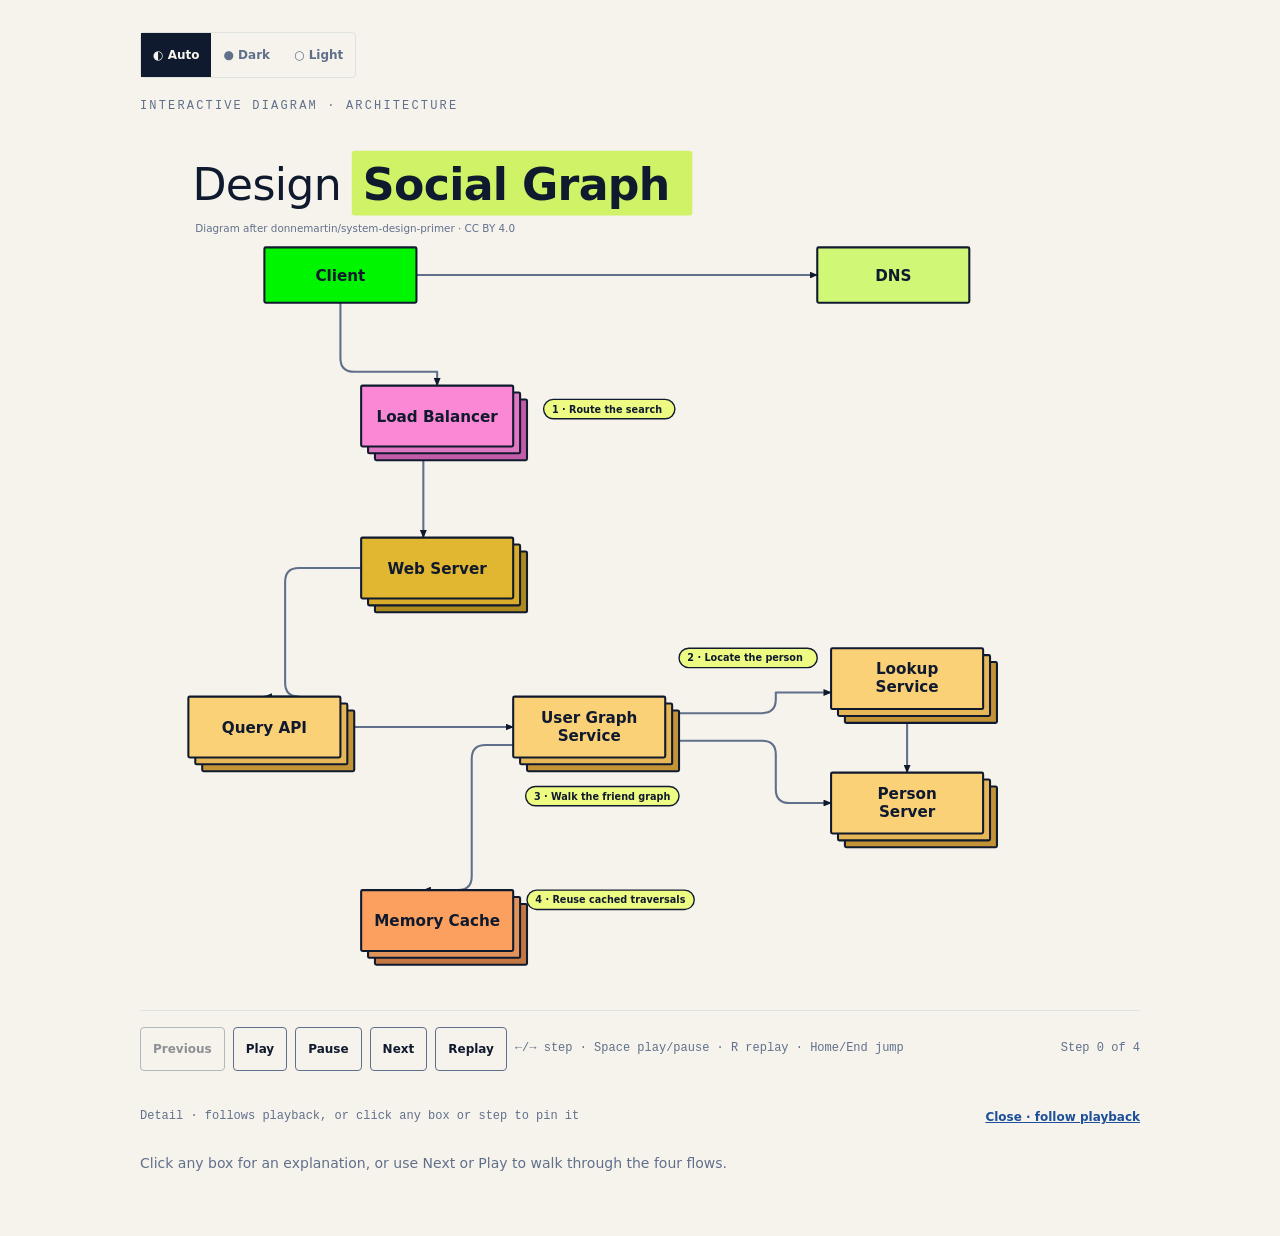
<file: site/diagrams/social-graph.html>
<!DOCTYPE html>
<html lang="en">
<head>
  <meta charset="UTF-8">
  <meta name="darkreader-lock">
  <meta name="viewport" content="width=device-width, initial-scale=1.0">
      <title>Design the data structures for a social network — interactive diagram</title>
  <style>
    *, *::before, *::after { box-sizing: border-box; }
    :root {
      --color-paper: #f6f3ec;
      --color-panel: #fffdf8;
      --color-ink: #101a2e;
      --color-muted: #60708b;
      --color-soft: #60708b;
      --color-accent: #ff7961;
      --color-lime: #c9f24b;
      --color-link: #96c1ff;
      --color-link-text: #1d4f9a;
      --color-rule: #dfe3df;
      --color-strip: #f0f1ee; --color-pill: #d9ee4a; --color-tag: #eefb82;
      --tint-coral: #fcd7c6; --tint-blue: #dbe9fb; --tint-lime: #f0fab4; --color-ring-o: #a9bfd0; --color-ring-i: #5aa3f2; --color-diag: #3f7f8c;
      --font-sans: Inter, ui-sans-serif, system-ui, -apple-system, "Segoe UI", sans-serif;
      --font-serif: ui-serif, Georgia, "Times New Roman", serif;
      --font-mono: SFMono-Regular, Consolas, "Liberation Mono", Menlo, monospace;
      --motion-fast: 160ms;
      --motion-step: 480ms;
      --motion-hold: 720ms;
      --motion-total: 5040ms;
      --motion-ease: cubic-bezier(.2,.8,.2,1);
    }
    @media (prefers-color-scheme: dark) {
      :root:not([data-theme="light"]) {
        --color-paper: #11151d; --color-panel: #171c26; --color-ink: #ece8de;
        --color-muted: #95a0b4; --color-soft: #95a0b4; --color-rule: #2d3543;
        --color-link-text: #96c1ff; --color-strip: #212836; --color-pill: #b8d63a; --color-tag: #c9f24b;
        --tint-coral: #5a352b; --tint-blue: #25385a; --tint-lime: #3d4a1d; --color-ring-o: #4b6275; --color-ring-i: #4a8fdc; --color-diag: #6fb3c0;
      }
    }
    :root[data-theme="dark"],
    :root:has(#t-dark:checked),
    body:has(#t-dark:checked) {
      --color-paper: #11151d; --color-panel: #171c26; --color-ink: #ece8de;
        --color-muted: #95a0b4; --color-soft: #95a0b4; --color-rule: #2d3543;
        --color-link-text: #96c1ff; --color-strip: #212836; --color-pill: #b8d63a; --color-tag: #c9f24b;
        --tint-coral: #5a352b; --tint-blue: #25385a; --tint-lime: #3d4a1d; --color-ring-o: #4b6275; --color-ring-i: #4a8fdc; --color-diag: #6fb3c0;
    }
    :root[data-theme="light"],
    :root:has(#t-light:checked),
    body:has(#t-light:checked) {
      --color-paper: #f7f7f2; --color-panel: #ffffff; --color-ink: #101a2e;
        --color-muted: #60708b; --color-soft: #60708b; --color-rule: #dfe3df;
        --color-link-text: #1d4f9a; --color-strip: #f0f1ee; --color-pill: #d9ee4a; --color-tag: #eefb82;
        --tint-coral: #fcd7c6; --tint-blue: #dbe9fb; --tint-lime: #f0fab4; --color-ring-o: #a9bfd0; --color-ring-i: #5aa3f2; --color-diag: #3f7f8c;
    }
    html:has(#t-dark:checked) { color-scheme: dark; }
    html:has(#t-light:checked) { color-scheme: light; }
    html { background: var(--color-paper); }
    body {
      margin: 0;
      min-height: 100vh;
      padding: 32px 16px 48px;
      color: var(--color-ink);
      background: var(--color-paper);
      font-family: var(--font-sans);
      display: grid;
      justify-items: center;
    }
    [data-motion-root] { width: min(100%, 1000px); max-width: 100%; min-width: 0; outline: none; }
    .topbar {
      display: flex; flex-wrap: wrap; align-items: center; justify-content: space-between;
      gap: 12px; margin-bottom: 20px;
    }
    .back {
      color: var(--color-link-text); font: 500 14px/1.4 var(--font-sans);
      min-height: 44px; display: inline-flex; align-items: center;
    }
    .back:focus-visible, .node-link:focus-visible, .follow:focus-visible {
      outline: 3px solid var(--color-accent); outline-offset: 2px;
    }
    .theme { display: inline-flex; border: 1px solid var(--color-rule); border-radius: 4px; padding: 0; margin: 0; min-width: 0; }
    .theme legend { position: absolute; width: 1px; height: 1px; overflow: hidden; clip: rect(0,0,0,0); }
    .theme input { position: absolute; opacity: 0; width: 1px; height: 1px; }
    .theme label {
      display: inline-flex; align-items: center; justify-content: center;
      min-width: 44px; min-height: 44px; padding: 0 12px; cursor: pointer;
      color: var(--color-muted); font: 600 12px/1 var(--font-sans);
    }
    .theme input:checked + label { background: var(--color-ink); color: var(--color-paper); }
    .theme input:focus-visible + label { outline: 3px solid var(--color-accent); outline-offset: -3px; }
    .eyebrow {
      margin: 0 0 8px;
      color: var(--color-muted);
      font: 500 12px/1.4 var(--font-mono);
      letter-spacing: .18em;
      text-transform: uppercase;
    }
    h1.sr-only-h { position: absolute; width: 1px; height: 1px; overflow: hidden; clip: rect(0,0,0,0); }
    svg { display: block; width: 100%; min-width: 0; height: auto; }
    .diagram-container { position: relative; width: 100%; overflow: visible; }
    .bg { fill: var(--color-paper); }
    .title { fill: var(--color-ink); font: 400 64px var(--font-sans); letter-spacing: -1px; }
    .b { font-weight: 800; }
    .title .b { fill: #101a2e; }
    .card-box { fill: var(--color-panel); stroke: var(--color-rule); stroke-width: 2; }
    .card-box.soft { fill: var(--color-strip); stroke: var(--color-rule); }
    .edge-crm { stroke: #ff9a7a; stroke-width: 3; }
    .edge-enr { stroke: #5ac8f0; stroke-width: 3; }
    .strip { fill: var(--color-strip); }
    .t-coral { fill: var(--tint-coral); }
    .t-blue { fill: var(--tint-blue); }
    .t-lime { fill: var(--tint-lime); }
    .pill { fill: var(--color-panel); stroke: var(--color-pill); stroke-width: 3; transition: stroke-width var(--motion-fast); }
    .pill-ul { fill: var(--color-pill); opacity: .85; }
    .pill-t { fill: var(--color-ink); font-weight: 700; font-family: var(--font-sans); letter-spacing: -.5px; }
    .tag { fill: var(--color-tag); }
    .tag-t { fill: #101a2e; font: 500 20px var(--font-sans); }
    .txt { fill: var(--color-ink); font-family: var(--font-sans); }
    .txt-b { fill: var(--color-ink); font-family: var(--font-sans); font-weight: 700; }
    .txt-m { fill: var(--color-muted); font-family: var(--font-sans); font-weight: 500; }
    .ico { fill: var(--color-rule); }
    .chip-c { fill: var(--color-panel); stroke: var(--color-rule); stroke-width: 3; }
    .chip-d { fill: var(--color-ink); }
    .logo-bg { fill: #fff; stroke: var(--color-rule); stroke-width: 0.8; }
    .ico-l { fill: var(--color-ink); font-family: var(--font-sans); font-weight: 700; pointer-events: none; }
    .dot-lime { fill: #c9f24b; }
    .dot-red { fill: #ef4b4b; }
    .ph { fill: var(--color-strip); stroke: var(--color-rule); }
    .line { fill: none; stroke: var(--color-ink); stroke-width: 1.6; }
    .loop { fill: none; stroke: var(--color-ink); stroke-width: 1.6; stroke-dasharray: 5 5; }
    .rule { stroke: var(--color-rule); stroke-width: 1.5; }
    .ring-o { fill: none; stroke: var(--color-ring-o); stroke-width: 10; opacity: .35; }
    .arc-o { fill: none; stroke: var(--color-ring-o); stroke-width: 4; }
    .arc-i { fill: none; stroke: var(--color-ring-i); stroke-width: 3; }
    .diag { fill: none; stroke: var(--color-diag); stroke-width: 3; }
    .mkp { fill: var(--color-ink); }
    .mko { fill: var(--color-ring-o); }
    .mki { fill: var(--color-ring-i); }
    .mkt { fill: var(--color-diag); }
    .node-link { cursor: pointer; }
    .node-link:hover .pill { stroke-width: 5; }
    .motion-ready .is-current .pill { stroke: var(--color-ink); stroke-width: 5; }
    .motion-ready .is-current .tag { fill: #c9f24b; stroke: var(--color-ink); stroke-width: 2; }
    .motion-ready[data-frame="step"] [data-motion-item].is-visible:not(.is-current) { opacity: .28; }

    /* Idle state: whole diagram visible. Dimming applies only while stepping or playing. */
    .motion-ready[data-frame="start"]:not(.is-playing) [data-motion-item] { opacity: 1; transform: none; }

    /* Every box is a link. */
    .box-link { cursor: pointer; }
    .hit { fill: transparent; stroke: transparent; stroke-width: 5; }
    .box-link:is(:hover, :focus-visible) :is(.card-box, .chip-c, .hit, .pill) {
      stroke: #c9f24b; stroke-width: 5; filter: drop-shadow(0 0 1.5px rgba(16,26,46,.7));
    }
    .box-link:focus-visible { outline: 3px solid var(--color-accent); outline-offset: 3px; }

    .motion-ready [data-motion-item] {
      opacity: .12;
      transform: translateY(8px);
      transform-box: fill-box;
      transform-origin: center;
      transition: opacity var(--motion-step) var(--motion-ease),
                  transform var(--motion-step) var(--motion-ease);
    }
    .motion-ready [data-motion-item].is-visible,
    .motion-ready[data-frame="end"] [data-motion-item],
    .motion-ready[data-frame="static"] [data-motion-item] {
      opacity: 1;
      transform: none;
    }

    [data-motion-controls] {
      display: none;
      align-items: center;
      flex-wrap: wrap;
      gap: 8px;
      margin-top: 16px;
      padding-top: 16px;
      border-top: 1px solid var(--color-rule);
    }
    .motion-ready [data-motion-controls] { display: flex; }
    [data-motion-controls][hidden] { display: none !important; }
    [data-motion-controls] button {
      min-width: 44px;
      min-height: 44px;
      padding: 8px 12px;
      border: 1px solid var(--color-muted);
      border-radius: 4px;
      color: var(--color-ink);
      background: var(--color-paper);
      font: 600 12px/1 var(--font-sans);
      cursor: pointer;
    }
    [data-motion-controls] button:hover { border-color: var(--color-accent); }
    [data-motion-controls] button:focus-visible {
      outline: 3px solid var(--color-accent);
      outline-offset: 2px;
    }
    [data-motion-controls] button:disabled { cursor: not-allowed; opacity: .45; }
    .keyboard-help { color: var(--color-muted); font: 400 12px/1.4 var(--font-mono); }
    [data-motion-status-visible] {
      margin-left: auto;
      color: var(--color-muted);
      font: 500 12px/1.4 var(--font-mono);
    }
    .sr-only {
      position: absolute;
      width: 1px;
      height: 1px;
      padding: 0;
      margin: -1px;
      overflow: hidden;
      clip: rect(0,0,0,0);
      white-space: nowrap;
      border: 0;
    }
    noscript p {
      margin: 12px 0 0;
      color: var(--color-muted);
      font: 500 12px/1.4 var(--font-mono);
    }

    /* Detail panel: all cards without JS, follows playback step, or pinned by :target. */
    .panel { margin-top: 24px; scroll-margin-top: 16px; }
    .panel-head { display: flex; flex-wrap: wrap; align-items: center; justify-content: space-between; gap: 8px; margin-bottom: 12px; }
    .panel-head p { margin: 0; color: var(--color-muted); font: 500 12px/1.4 var(--font-mono); }
    .follow { color: var(--color-link-text); font: 600 12px/1 var(--font-sans); min-height: 44px; display: inline-flex; align-items: center; }
    .card {
      margin: 0 0 12px; padding: 16px; border: 1px solid var(--color-rule); border-radius: 6px;
      background: var(--color-panel); scroll-margin-top: 16px;
    }
    .card h2 { margin: 0 0 4px; font: 400 22px/1.2 var(--font-serif); }
    .card .goal { margin: 0 0 12px; color: var(--color-muted); font: 400 14px/1.5 var(--font-sans); }
    .card ul { margin: 0; padding-left: 18px; font: 400 14px/1.6 var(--font-sans); }
    .card code { font: 500 13px var(--font-mono); }
    .hint { display: none; color: var(--color-muted); font: 400 14px/1.5 var(--font-sans); }
    .motion-ready .card { display: none; }
    .motion-ready[data-step-current="0"] .hint { display: block; }
    .motion-ready[data-step-current="1"] #detail-1,
    .motion-ready[data-step-current="2"] #detail-2,
    .motion-ready[data-step-current="3"] #detail-3,
    .motion-ready[data-step-current="4"] #detail-4,
    .motion-ready[data-step-current="5"] #detail-5,
    .motion-ready[data-step-current="6"] #detail-6,
    .motion-ready[data-step-current="7"] #detail-7 { display: block; }
    /* Popup explainers: sit inside the diagram frame, next to the box or pill they explain. */
    .pop {
      --w: min(400px, 92%);
      display: none; position: absolute; z-index: 30; width: var(--w);
      left: min(calc(var(--x) + 10px), calc(100% - var(--w)));
      top: var(--y);
      margin: 0; padding: 20px 22px 22px; border: 1px solid var(--color-rule); border-radius: 14px;
      background: var(--color-panel); color: var(--color-ink); box-shadow: 0 10px 30px rgba(16,26,46,.28);
      scroll-margin: 35vh 0;
    }
    .pop.pl { left: max(0px, min(calc(var(--x) - var(--w) - 10px), calc(100% - var(--w)))); }
    .pop.pu { transform: translateY(calc(-100% + 60px)); }  /* lower half: grow upward so it stays in the frame */
    .pop:target { display: block; border-color: var(--color-accent); }
    .pop h2 { margin: 0 30px 8px 0; font: 400 22px/1.2 var(--font-serif); }
    .pop h3 { margin: 16px 0 4px; color: var(--color-muted); font: 600 11px/1.3 var(--font-mono); letter-spacing: .12em; text-transform: uppercase; }
    .pop p, .pop ul { margin: 0; font: 400 15px/1.55 var(--font-sans); }
    .pop .goal { margin: 0 0 8px; color: var(--color-muted); font-size: 15px; line-height: 1.55; }
    .pop ul { padding-left: 18px; }
    .pop li + li { margin-top: 4px; }
    .pop code { font: 500 13.5px var(--font-mono); }
    .pop .phase-tag { margin: 0 0 4px; }
    .pop-x {
      position: absolute; top: 12px; right: 12px; display: inline-flex; align-items: center; justify-content: center;
      width: 32px; height: 32px; border-radius: 16px; color: var(--color-muted); font: 500 16px/1 var(--font-sans); text-decoration: none;
    }
    .pop-x:hover { color: var(--color-ink); background: var(--color-strip); }
    .pop-x:focus-visible { outline: 3px solid var(--color-accent); outline-offset: 1px; }
    .phase-tag a {
      display: inline-flex; align-items: center; min-height: 22px; padding: 0 9px; border-radius: 11px;
      background: var(--color-tag); color: #101a2e; font: 500 11px/1 var(--font-sans); text-decoration: none;
    }
    .phase-tag a:hover { outline: 2px solid var(--color-ink); }
    .phase-tag a:focus-visible { outline: 3px solid var(--color-accent); outline-offset: 2px; }
    .pop .chips { list-style: none; margin: 0; padding: 0; display: flex; flex-wrap: wrap; gap: 6px; }
    .pop .chips li { padding: 3px 11px; border: 1px solid var(--color-rule); border-radius: 14px; background: var(--color-strip); font: 500 13.5px/1.5 var(--font-sans); }
    .pop .chips a { color: inherit; text-decoration: none; border-bottom: 1px solid transparent; }
    .pop .chips a:hover, .pop .chips a:focus-visible { border-bottom-color: #c9f24b; box-shadow: 0 2px 0 #c9f24b; outline: none; }

    html[data-motion="static"] [data-motion-controls],
    html[data-motion="static"] [data-motion-decorative] { display: none !important; }
    html[data-motion="static"] [data-motion-item] {
      opacity: 1 !important;
      transform: none !important;
      animation: none !important;
      transition: none !important;
    }
    html[data-motion="step"] [data-motion-controls],
    html[data-motion="step"] [data-motion-decorative] { display: none !important; }
    html[data-motion="step"] [data-motion-item] {
      animation: none !important;
      transition: none !important;
    }
    @media (prefers-reduced-motion: reduce) {
      *, *::before, *::after {
        animation-duration: .001ms !important;
        animation-iteration-count: 1 !important;
        scroll-behavior: auto !important;
        transition-duration: .001ms !important;
      }
      [data-motion-item] { opacity: 1 !important; transform: none !important; }
      [data-motion-decorative] { display: none !important; }
      [data-motion-controls] { display: none !important; }
    }
    @media print {
      .diagram-container { overflow-x: visible; }
      .topbar, .theme { display: none !important; }
      [data-motion-controls], [data-motion-decorative] { display: none !important; }
      [data-motion-item] {
        opacity: 1 !important;
        transform: none !important;
        animation: none !important;
        transition: none !important;
      }
      .motion-ready .card { display: block; }
      .pop { display: none !important; }
    }

    /* System Design Primer diagram additions. */
    .sys-arrow { fill: none; stroke: var(--color-muted); stroke-width: 3; stroke-linecap: round; stroke-linejoin: round; }
    .sys-dash { fill: none; stroke: var(--color-muted); stroke-width: 2.5; stroke-dasharray: 9 7; stroke-linecap: round; }
    .sys-box { stroke: #101a2e; stroke-width: 3; }
    .sys-text { fill: #101a2e; font: 700 22px var(--font-sans); pointer-events: none; }
    .sys-small { fill: #101a2e; font: 700 18px var(--font-sans); pointer-events: none; }
    .sys-copy { stroke: #101a2e; stroke-width: 3; opacity: 1; }
    .sys-frame { fill: none; stroke: var(--color-muted); stroke-width: 2.5; stroke-dasharray: 9 7; }
    .sys-frame-label { fill: var(--color-paper); }
    .sys-frame-text { fill: var(--color-muted); font: 700 16px var(--font-mono); letter-spacing: .08em; }
    .edge-label-bg { fill: var(--color-paper); opacity: .98; }
    .edge-label { fill: var(--color-muted); font: 600 14px var(--font-mono); }
    .step-badge { fill: var(--color-tag); stroke: var(--color-ink); stroke-width: 2; }
    .step-badge-t { fill: #101a2e; font: 700 14px var(--font-sans); }
    .cyl { stroke: #101a2e; stroke-width: 3; fill: #f5ef7a; }
    .cyl-back { stroke: #101a2e; stroke-width: 3; }
  </style>
</head>
<body>
  <main id="top" data-motion-root tabindex="-1" data-motion-mode="step" data-step-count="4" data-step-current="4" data-frame="static" data-static-frame="complete">
    <div class="topbar">
      <fieldset class="theme"><legend>Theme</legend><input type="radio" name="theme" id="t-auto" checked><label for="t-auto">◐ Auto</label><input type="radio" name="theme" id="t-dark"><label for="t-dark">● Dark</label><input type="radio" name="theme" id="t-light"><label for="t-light">○ Light</label></fieldset>
    </div>
    <p class="eyebrow">Interactive diagram · architecture</p>
    <h1 class="sr-only-h">Design the data structures for a social network — interactive diagram</h1>
    <!-- GENERATED:START -->
    <div class="diagram-container">
      <svg viewBox="0 0 1447 1260" xmlns="http://www.w3.org/2000/svg" role="img" aria-labelledby="social-graph-title social-graph-desc">
        <title id="social-graph-title">Design social graph data structures</title>
        <desc id="social-graph-desc">A client resolves DNS, then sends a friend search through a load balancer, web server, and Query API to User Graph Service. The service uses Lookup Service and sharded Person Servers for breadth-first search, and can reuse cached traversals.</desc>
        <defs><marker id="mk" markerWidth="12" markerHeight="10" refX="11" refY="5" orient="auto" markerUnits="userSpaceOnUse"><path class="mkp" d="M0,0 L12,5 L0,10 Z"/></marker></defs>
        <rect class="bg" width="1447" height="1260"/>
        <!-- "Design " = 7 × .55 × 64 = 246.4; "Social Graph" = 12 × .6 × 64 = 460.8. -->
        <rect x="306.4" y="40" width="492.8" height="94" rx="4" fill="#c9f24b" opacity=".82"/>
        <text class="title"><tspan x="76" y="112">Design </tspan><tspan class="b" x="322.4" y="112">Social Graph</tspan></text>
        <text class="txt-m" x="80" y="157" style="font-size:15px">Diagram after donnemartin/system-design-primer · CC BY 4.0</text>

        <g data-motion-item data-step="1" aria-label="Step 1 of 4: Route the friend search connectors">
          <path class="sys-arrow" d="M400,220 H980" marker-end="url(#mk)"/>
          <path class="sys-arrow" d="M290,260 V340 Q290,360 310,360 H430 V380" marker-end="url(#mk)"/>
          <path class="sys-arrow" d="M410,488 V600" marker-end="url(#mk)"/>
          <path class="sys-arrow" d="M320,644 H230 Q210,644 210,664 V810 Q210,830 230,830 H180" marker-end="url(#mk)"/>
        </g>
        <g data-motion-item data-step="2" aria-label="Step 2 of 4: Locate the source person connectors">
          <path class="sys-arrow" d="M290,874 H540" marker-end="url(#mk)"/>
          <path class="sys-arrow" d="M780,854 H900 Q920,854 920,834 V824 Q920,824 940,824 H1000" marker-end="url(#mk)"/>
          <path class="sys-arrow" d="M1110,868 V940" marker-end="url(#mk)"/>
        </g>
        <g data-motion-item data-step="3" aria-label="Step 3 of 4: Walk the friend graph connectors">
          <path class="sys-arrow" d="M780,894 H900 Q920,894 920,914 V964 Q920,984 940,984 H1000" marker-end="url(#mk)"/>
        </g>
        <g data-motion-item data-step="4" aria-label="Step 4 of 4: Reuse cached traversals connectors">
          <path class="sys-arrow" d="M540,900 H500 Q480,900 480,920 V1090 Q480,1110 460,1110 H410" marker-end="url(#mk)"/>
        </g>

        <g data-motion-item data-step="1" aria-label="Step 1 of 4: Route the friend search components">
          <a class="box-link" href="#box-client" aria-label="Client: open explanation"><rect class="sys-box" x="180" y="180" width="220" height="80" rx="2" fill="#00f500"/><text class="sys-text" text-anchor="middle"><tspan x="290" y="228">Client</tspan></text><rect class="hit" x="176" y="176" width="228" height="88"/></a>
          <a class="box-link" href="#box-dns" aria-label="DNS: open explanation"><rect class="sys-box" x="980" y="180" width="220" height="80" rx="2" fill="#d1f777"/><text class="sys-text" text-anchor="middle"><tspan x="1090" y="228">DNS</tspan></text><rect class="hit" x="976" y="176" width="228" height="88"/></a>
          <a class="box-link" href="#box-load-balancer" aria-label="Load Balancer: open explanation"><rect class="sys-copy" x="340" y="400" width="220" height="88" rx="2" fill="#c35ca8"/><rect class="sys-copy" x="330" y="390" width="220" height="88" rx="2" fill="#df77c2"/><rect class="sys-box" x="320" y="380" width="220" height="88" rx="2" fill="#fb88d4"/><text class="sys-text" text-anchor="middle"><tspan x="430" y="432">Load Balancer</tspan></text><rect class="hit" x="316" y="376" width="228" height="96"/></a>
          <a class="box-link" href="#box-web-server" aria-label="Web Server: open explanation"><rect class="sys-copy" x="340" y="620" width="220" height="88" rx="2" fill="#ad8a1d"/><rect class="sys-copy" x="330" y="610" width="220" height="88" rx="2" fill="#d8ab29"/><rect class="sys-box" x="320" y="600" width="220" height="88" rx="2" fill="#e1b630"/><text class="sys-text" text-anchor="middle"><tspan x="430" y="652">Web Server</tspan></text><rect class="hit" x="316" y="596" width="228" height="96"/></a>
          <a class="box-link" href="#box-query-api" aria-label="Query API: open explanation"><rect class="sys-copy" x="90" y="850" width="220" height="88" rx="2" fill="#c49336"/><rect class="sys-copy" x="80" y="840" width="220" height="88" rx="2" fill="#e6b756"/><rect class="sys-box" x="70" y="830" width="220" height="88" rx="2" fill="#fbd177"/><text class="sys-text" text-anchor="middle"><tspan x="180" y="882">Query API</tspan></text><rect class="hit" x="66" y="826" width="228" height="96"/></a>
          <a href="#pop-1" class="box-link" aria-label="Step 1: Route the friend search"><rect class="step-badge" x="584" y="400" width="190" height="28" rx="14"/><text class="step-badge-t" x="596" y="419">1 · Route the search</text></a>
        </g>
        <g data-motion-item data-step="2" aria-label="Step 2 of 4: Locate the source person components">
          <a class="box-link" href="#box-user-graph-service" aria-label="User Graph Service: open explanation"><rect class="sys-copy" x="560" y="850" width="220" height="88" rx="2" fill="#c49336"/><rect class="sys-copy" x="550" y="840" width="220" height="88" rx="2" fill="#e6b756"/><rect class="sys-box" x="540" y="830" width="220" height="88" rx="2" fill="#fbd177"/><text class="sys-text" text-anchor="middle"><tspan x="650" y="868">User Graph</tspan><tspan x="650" y="894">Service</tspan></text><rect class="hit" x="536" y="826" width="228" height="96"/></a>
          <a class="box-link" href="#box-lookup-service" aria-label="Lookup Service: open explanation"><rect class="sys-copy" x="1020" y="780" width="220" height="88" rx="2" fill="#c49336"/><rect class="sys-copy" x="1010" y="770" width="220" height="88" rx="2" fill="#e6b756"/><rect class="sys-box" x="1000" y="760" width="220" height="88" rx="2" fill="#fbd177"/><text class="sys-text" text-anchor="middle"><tspan x="1110" y="798">Lookup</tspan><tspan x="1110" y="824">Service</tspan></text><rect class="hit" x="996" y="756" width="228" height="96"/></a>
          <a class="box-link" href="#box-person-server" aria-label="Person Server: open explanation"><rect class="sys-copy" x="1020" y="960" width="220" height="88" rx="2" fill="#c49336"/><rect class="sys-copy" x="1010" y="950" width="220" height="88" rx="2" fill="#e6b756"/><rect class="sys-box" x="1000" y="940" width="220" height="88" rx="2" fill="#fbd177"/><text class="sys-text" text-anchor="middle"><tspan x="1110" y="978">Person</tspan><tspan x="1110" y="1004">Server</tspan></text><rect class="hit" x="996" y="936" width="228" height="96"/></a>
          <a href="#pop-2" class="box-link" aria-label="Step 2: Locate the source person"><rect class="step-badge" x="780" y="760" width="200" height="28" rx="14"/><text class="step-badge-t" x="792" y="779">2 · Locate the person</text></a>
        </g>
        <g data-motion-item data-step="3" aria-label="Step 3 of 4: Walk the friend graph components"><a href="#pop-3" class="box-link" aria-label="Step 3: Walk the friend graph"><rect class="step-badge" x="558" y="960" width="222" height="28" rx="14"/><text class="step-badge-t" x="570" y="979">3 · Walk the friend graph</text></a></g>
        <g data-motion-item data-step="4" aria-label="Step 4 of 4: Reuse cached traversals components">
          <a class="box-link" href="#box-memory-cache" aria-label="Memory Cache: open explanation"><rect class="sys-copy" x="340" y="1130" width="220" height="88" rx="2" fill="#c47743"/><rect class="sys-copy" x="330" y="1120" width="220" height="88" rx="2" fill="#e0935a"/><rect class="sys-box" x="320" y="1110" width="220" height="88" rx="2" fill="#fba05e"/><text class="sys-text" text-anchor="middle"><tspan x="430" y="1162">Memory Cache</tspan></text><rect class="hit" x="316" y="1106" width="228" height="96"/></a>
          <a href="#pop-4" class="box-link" aria-label="Step 4: Reuse cached traversals"><rect class="step-badge" x="560" y="1110" width="242" height="28" rx="14"/><text class="step-badge-t" x="572" y="1129">4 · Reuse cached traversals</text></a>
        </g>
      </svg>
      <article class="pop" id="pop-1" style="--x: 58.7%; --y: 27.0%"><a class="pop-x" href="#close-card" aria-label="Close explanation">✕</a><h2>1 · Route the search</h2><p class="goal">A friend search moves from the client through the public web path to Query API.</p><h3>Flow</h3><p>Client → DNS and Load Balancer → Web Server → Query API.</p></article>
      <article class="pop pl" id="pop-2" style="--x: 71.2%; --y: 59.5%"><a class="pop-x" href="#close-card" aria-label="Close explanation">✕</a><h2>2 · Locate the person</h2><p class="goal">The graph service asks Lookup Service which Person Server holds the source person.</p><h3>Flow</h3><p>Query API → User Graph Service → Lookup Service → Person Server.</p></article>
      <article class="pop pl pu" id="pop-3" style="--x: 60.3%; --y: 79.5%"><a class="pop-x" href="#close-card" aria-label="Close explanation">✕</a><h2>3 · Walk the friend graph</h2><p class="goal">User Graph Service runs breadth-first search and retrieves each adjacent person by ID.</p><h3>Flow</h3><p>User Graph Service → Lookup Service → Person Server, repeated for friend IDs.</p></article>
      <article class="pop pl pu" id="pop-4" style="--x: 62.2%; --y: 88.4%"><a class="pop-x" href="#close-card" aria-label="Close explanation">✕</a><h2>4 · Reuse cached traversals</h2><p class="goal">Complete or partial BFS traversals can be stored to speed up later lookups.</p><h3>Flow</h3><p>User Graph Service → Memory Cache → later graph lookups.</p></article>
      <article class="pop" id="box-client" style="--x: 34.9%; --y: 8.7%"><a class="pop-x" href="#close-card" aria-label="Close explanation">✕</a><h2>Client</h2><p class="phase-tag"><a href="#pop-1">Step 1 · Route the search</a></p><h3>What it is</h3><p>A person’s app or browser starts a friend search.</p><h3>Its job here</h3><p>It resolves the site name with DNS. It then sends the search request to the Load Balancer.</p><h3>Trade-off</h3><p>The public request uses a REST API.</p><h3>In the primer</h3><p><a href="../topics/communication.html#representational-state-transfer-rest" target="_top">Communication › Representational state transfer (REST) →</a></p></article>
      <article class="pop pl" id="box-dns" style="--x: 80.6%; --y: 8.7%"><a class="pop-x" href="#close-card" aria-label="Close explanation">✕</a><h2>DNS</h2><p class="phase-tag"><a href="#pop-1">Step 1 · Route the search</a></p><h3>What it is</h3><p>DNS maps the site name to an address.</p><h3>Its job here</h3><p>It receives the client lookup. The client then sends the request to the Load Balancer.</p><h3>Trade-off</h3><p>It is another service in the request path.</p><h3>In the primer</h3><p><a href="../topics/domain-name-system.html#disadvantages-dns" target="_top">Domain name system › Disadvantage(s): DNS →</a></p></article>
      <article class="pop" id="box-load-balancer" style="--x: 43.1%; --y: 27.0%"><a class="pop-x" href="#close-card" aria-label="Close explanation">✕</a><h2>Load Balancer</h2><p class="phase-tag"><a href="#pop-1">Step 1 · Route the search</a></p><h3>What it is</h3><p>A load balancer distributes incoming requests.</p><h3>Its job here</h3><p>It receives the client request. It forwards the request to a Web Server.</p><h3>Trade-off</h3><p>It adds a separate component before the web layer.</p><h3>In the primer</h3><p><a href="../topics/load-balancer.html#horizontal-scaling" target="_top">Load balancer › Horizontal scaling →</a></p></article>
      <article class="pop" id="box-web-server" style="--x: 43.1%; --y: 45.5%"><a class="pop-x" href="#close-card" aria-label="Close explanation">✕</a><h2>Web Server</h2><p class="phase-tag"><a href="#pop-1">Step 1 · Route the search</a></p><h3>What it is</h3><p>The web server runs as a reverse proxy.</p><h3>Its job here</h3><p>It receives a request from the Load Balancer. It forwards the request to Query API.</p><h3>Trade-off</h3><p>The reverse proxy adds another hop before Query API.</p><h3>In the primer</h3><p><a href="../topics/reverse-proxy-web-server.html#load-balancer-vs-reverse-proxy" target="_top">Reverse proxy › Load balancer vs reverse proxy →</a></p></article>
      <article class="pop pu" id="box-query-api" style="--x: 26.8%; --y: 69.2%"><a class="pop-x" href="#close-card" aria-label="Close explanation">✕</a><h2>Query API</h2><p class="phase-tag"><a href="#pop-1">Step 1 · Route the search</a></p><h3>What it is</h3><p>The public REST API accepts a friend search.</p><h3>Its job here</h3><p>Web Server forwards the request here. Query API sends it to User Graph Service.</p><h3>Trade-off</h3><p>External communication uses REST, while internal communication can use RPC.</p><h3>In the primer</h3><p><a href="../topics/communication.html#representational-state-transfer-rest" target="_top">Communication › Representational state transfer (REST) →</a></p></article>
      <article class="pop pu" id="box-user-graph-service" style="--x: 60.7%; --y: 70.7%"><a class="pop-x" href="#close-card" aria-label="Close explanation">✕</a><h2>User Graph Service</h2><p class="phase-tag"><a href="#pop-2">Step 2 · Locate the person</a></p><h3>What it is</h3><p>This service finds the shortest path through friend relationships.</p><h3>Its job here</h3><p>It receives the search from Query API. It uses Lookup Service, then Person Server, to retrieve people and run BFS.</p><h3>Trade-off</h3><p>Searching can take considerable time, so the design can set a time or hop limit.</p><h3>In the primer</h3><p><a href="../topics/how-to-approach-a-system-design-interview-question.html#step-3-design-core-components" target="_top">Interview approach › Step 3: Design core components →</a></p></article>
      <article class="pop pl pu" id="box-lookup-service" style="--x: 93.2%; --y: 65.3%"><a class="pop-x" href="#close-card" aria-label="Close explanation">✕</a><h2>Lookup Service</h2><p class="phase-tag"><a href="#pop-2">Step 2 · Locate the person</a></p><h3>What it is</h3><p>A lookup maps a person ID to a Person Server.</p><h3>Its job here</h3><p>User Graph Service asks it where a person is stored. It identifies the Person Server for the next retrieval.</p><h3>Trade-off</h3><p>The graph service may need this lookup again for every adjacent person ID.</p><h3>In the primer</h3><p><a href="../topics/application-layer.html#service-discovery" target="_top">Application layer › Service Discovery →</a></p></article>
      <article class="pop pl pu" id="box-person-server" style="--x: 93.2%; --y: 76.5%"><a class="pop-x" href="#close-card" aria-label="Close explanation">✕</a><h2>Person Server</h2><p class="phase-tag"><a href="#pop-2">Step 2 · Locate the person</a></p><h3>What it is</h3><p>A Person Server stores people by person ID.</p><h3>Its job here</h3><p>Lookup Service identifies this server. It returns the person and their <code>friend_ids</code> to User Graph Service.</p><h3>Trade-off</h3><p>User data must be sharded because all users and relationships do not fit on one machine.</p><h3>In the primer</h3><p><a href="../topics/database.html#sharding" target="_top">Database › Sharding →</a></p></article>
      <article class="pop pu" id="box-memory-cache" style="--x: 43.1%; --y: 88.5%"><a class="pop-x" href="#close-card" aria-label="Close explanation">✕</a><h2>Memory Cache</h2><p class="phase-tag"><a href="#pop-4">Step 4 · Reuse cached traversals</a></p><h3>What it is</h3><p>A memory cache holds person data and saved BFS traversals.</p><h3>Its job here</h3><p>User Graph Service checks or stores complete or partial traversals here. Later searches can reuse them before more Person Server lookups.</p><h3>Examples</h3><ul class="chips"><li>Redis</li><li>Memcached</li></ul><h3>Trade-off</h3><p>Cached traversals need an update strategy.</p><h3>In the primer</h3><p><a href="../topics/cache.html#when-to-update-the-cache" target="_top">Cache › When to update the cache →</a></p></article>
    </div>
<!-- GENERATED:END -->
    <div data-motion-controls role="group" aria-label="Diagram playback controls">
      <button type="button" data-motion-action="prev">Previous</button>
      <button type="button" data-motion-action="play" aria-pressed="false">Play</button>
      <button type="button" data-motion-action="pause" aria-pressed="true">Pause</button>
      <button type="button" data-motion-action="next">Next</button>
      <button type="button" data-motion-action="replay">Replay</button>
      <span class="keyboard-help">←/→ step · Space play/pause · R replay · Home/End jump</span>
      <span data-motion-status-visible aria-hidden="true">Step <span data-motion-step-label>4</span> of 4</span>
    </div>
    <p class="sr-only" data-motion-status role="status" aria-live="polite" aria-atomic="true"></p>
    <noscript><p>Animation controls require JavaScript. The complete final diagram is shown above.</p></noscript>
    <i id="close-card" aria-hidden="true"></i>
    <section class="panel" id="panel" aria-label="Step detail"><div class="panel-head"><p>Detail · follows playback, or click any box or step to pin it</p><a class="follow" href="#close-card">Close · follow playback</a></div><p class="hint">Click any box for an explanation, or use Next or Play to walk through the four flows.</p><article class="card" id="detail-1"><h2>1 · Route the search</h2><p class="goal">The client resolves DNS and sends the search through the load balancer and reverse proxy to Query API.</p><p>Query API receives the public friend-search request.</p></article>
<article class="card" id="detail-2"><h2>2 · Locate the person</h2><p class="goal">User Graph Service asks Lookup Service which Person Server contains the source person.</p><p>The Person Server returns the person and their <code>friend_ids</code>.</p></article>
<article class="card" id="detail-3"><h2>3 · Walk the friend graph</h2><p class="goal">User Graph Service runs BFS from the source person through friend IDs.</p><p>Each adjacent person can require another Lookup Service and Person Server retrieval.</p></article>
<article class="card" id="detail-4"><h2>4 · Reuse cached traversals</h2><p class="goal">Complete or partial BFS traversals can be stored to speed up later searches.</p><p>Memory Cache reduces traffic to downstream services for repeated searches.</p></article></section>
  </main>

  <script data-diagram-controls>
    (() => {
      const params = new URLSearchParams(location.search);
      const staticOverride = params.get('motion') === 'static' || document.documentElement.dataset.motion === 'static';
      const requestedStep = params.get('step');
      const reduce = matchMedia('(prefers-reduced-motion: reduce)');
      document.fonts.ready.then(() => { document.documentElement.dataset.fontsReady = 'true'; });

      document.querySelectorAll('[data-motion-root]').forEach((root) => {
        const count = Number(root.dataset.stepCount);
        const hold = parseFloat(getComputedStyle(root).getPropertyValue('--motion-hold')) || 720;
        const parsedStep = requestedStep !== null && /^\d+$/.test(requestedStep) ? Number(requestedStep) : null;
        const exactStep = params.get('motion') === 'step' && Number.isSafeInteger(parsedStep) && parsedStep >= 0 && parsedStep <= count ? parsedStep : null;
        const items = [...root.querySelectorAll('[data-motion-item]')];
        const labels = Array.from({ length: count + 1 }, (_, index) => index === 0
          ? 'Ready'
          : items.filter((item) => !item.hasAttribute('data-motion-decorative') && Number(item.dataset.step) === index)
              .map((item) => item.getAttribute('aria-label')).join('; '));
        const controls = root.querySelector('[data-motion-controls]');
        const status = root.querySelector('[data-motion-status]');
        const visibleStep = root.querySelector('[data-motion-step-label]');
        let step = count;
        let timer = 0;
        let playing = false;
        let stepBeforeReduce = 0;
        let resumeAfterReduce = root.dataset.motionMode === 'reveal';

        const buttons = (action) => controls.querySelector(`[data-motion-action="${action}"]`);
        const clearClock = () => { window.clearTimeout(timer); timer = 0; };
        const announce = () => { status.textContent = `Step ${step} of ${count}: ${labels[step] || 'Complete'}`; };
        const setControlsAvailable = (available) => {
          controls.hidden = !available;
          controls.setAttribute('aria-hidden', String(!available));
          controls.dataset.playbackDisabled = String(!available);
          controls.querySelectorAll('button').forEach((control) => { control.disabled = !available; });
        };

        function render(next, userInitiated = false) {
          step = Math.max(0, Math.min(count, next));
          root.dataset.stepCurrent = String(step);
          root.dataset.frame = step === count ? 'end' : step === 0 ? 'start' : 'step';
          items.forEach((item) => {
            const itemStep = Number(item.dataset.step);
            item.classList.toggle('is-visible', itemStep <= step);
            item.classList.toggle('is-current', itemStep === step);
          });
          if (visibleStep) visibleStep.textContent = String(step);
          const unavailable = controls.dataset.playbackDisabled === 'true';
          buttons('prev').disabled = unavailable || step === 0;
          buttons('next').disabled = unavailable || step === count;
          if (userInitiated) announce();
        }

        function pause(userInitiated = false) {
          clearClock();
          playing = false;
          root.classList.remove('is-playing');
          buttons('play').setAttribute('aria-pressed', 'false');
          buttons('pause').setAttribute('aria-pressed', 'true');
          if (userInitiated) status.textContent = `Paused at step ${step} of ${count}`;
        }

        function finish() {
          pause(false);
          root.dataset.frame = 'end';
          status.textContent = `Complete · step ${count} of ${count}`;
        }

        function tick() {
          if (!playing) return;
          if (step >= count) { finish(); return; }
          render(step + 1, false);
          if (step >= count) { finish(); return; }
          timer = window.setTimeout(tick, hold);
        }

        function play(fromStart = false, userInitiated = false) {
          clearClock();
          if (fromStart || step >= count) render(0, userInitiated);
          playing = true;
          root.classList.add('is-playing');
          buttons('play').setAttribute('aria-pressed', 'true');
          buttons('pause').setAttribute('aria-pressed', 'false');
          timer = window.setTimeout(tick, hold);
        }

        controls.addEventListener('click', (event) => {
          const button = event.target.closest('[data-motion-action]');
          if (!button) return;
          const action = button.dataset.motionAction;
          if (action === 'play') play(false, true);
          if (action === 'pause') pause(true);
          if (action === 'replay') play(true, true);
          if (action === 'prev') { pause(false); render(step - 1, true); }
          if (action === 'next') { pause(false); render(step + 1, true); }
        });

        root.addEventListener('keydown', (event) => {
          if (event.target.matches('input, textarea, select, a[href]')) return;
          const keys = { ArrowLeft: step - 1, ArrowRight: step + 1, Home: 0, End: count };
          if (event.code === 'Space' && !event.target.closest('button')) {
            event.preventDefault();
            playing ? pause(true) : play(false, true);
            return;
          }
          if (!event.ctrlKey && !event.metaKey && !event.altKey && event.key.toLowerCase() === 'r') {
            event.preventDefault();
            play(true, true);
            return;
          }
          if (!(event.key in keys)) return;
          event.preventDefault();
          pause(false);
          render(keys[event.key], true);
        });

        document.addEventListener('visibilitychange', () => {
          if (document.visibilityState === 'hidden' && playing) pause(false);
        });
        reduce.addEventListener('change', (event) => {
          if (event.matches && root.dataset.motionState !== 'reduced') {
            stepBeforeReduce = step;
            resumeAfterReduce = playing;
          }
          pause(false);
          if (event.matches) {
            setControlsAvailable(false);
            render(count, false);
            root.dataset.frame = 'static';
            root.dataset.motionState = 'reduced';
            status.textContent = 'Reduced motion · complete static frame · playback controls unavailable';
          } else if (staticOverride || root.dataset.motionMode === 'none') {
            setControlsAvailable(false);
            render(count, false);
            root.dataset.frame = 'static';
            root.dataset.motionState = 'static';
            status.textContent = 'Static frame · complete diagram · playback controls unavailable';
          } else {
            delete root.dataset.motionState;
            if (exactStep !== null) {
              setControlsAvailable(false);
              render(exactStep, false);
              root.dataset.frame = 'step';
              root.dataset.motionState = 'test';
              status.textContent = `Test frame · step ${step} of ${count} · playback controls unavailable`;
            } else {
              setControlsAvailable(true);
              render(stepBeforeReduce, false);
              status.textContent = `Ready · step ${step} of ${count}`;
              if (resumeAfterReduce && root.dataset.motionMode === 'reveal') {
                play(false, false);
              }
            }
            resumeAfterReduce = false;
          }
        });

        if (staticOverride) {
          document.documentElement.dataset.motion = 'static';
          pause(false);
          setControlsAvailable(false);
          render(count, false);
          root.dataset.frame = 'static';
          root.dataset.motionState = 'static';
          status.textContent = 'Static frame · complete diagram · playback controls unavailable';
        } else if (reduce.matches || root.dataset.motionMode === 'none') {
          pause(false);
          setControlsAvailable(false);
          render(count, false);
          root.dataset.frame = 'static';
          root.dataset.motionState = reduce.matches ? 'reduced' : 'static';
          status.textContent = reduce.matches
            ? 'Reduced motion · complete static frame · playback controls unavailable'
            : 'Static frame · complete diagram · playback controls unavailable';
        } else if (exactStep !== null) {
          document.documentElement.dataset.motion = 'step';
          pause(false);
          setControlsAvailable(false);
          render(exactStep, false);
          root.dataset.frame = 'step';
          root.dataset.motionState = 'test';
          status.textContent = `Test frame · step ${step} of ${count} · playback controls unavailable`;
        } else if (root.dataset.motionMode === 'reveal') {
          setControlsAvailable(true);
          render(0, false);
          play(false, false);
        } else {
          pause(false);
          setControlsAvailable(true);
          render(0, false);
          status.textContent = `Ready · step 0 of ${count}`;
        }
        root.classList.add('motion-ready');
      });
    })();
  </script>
</body>
</html>
</file>
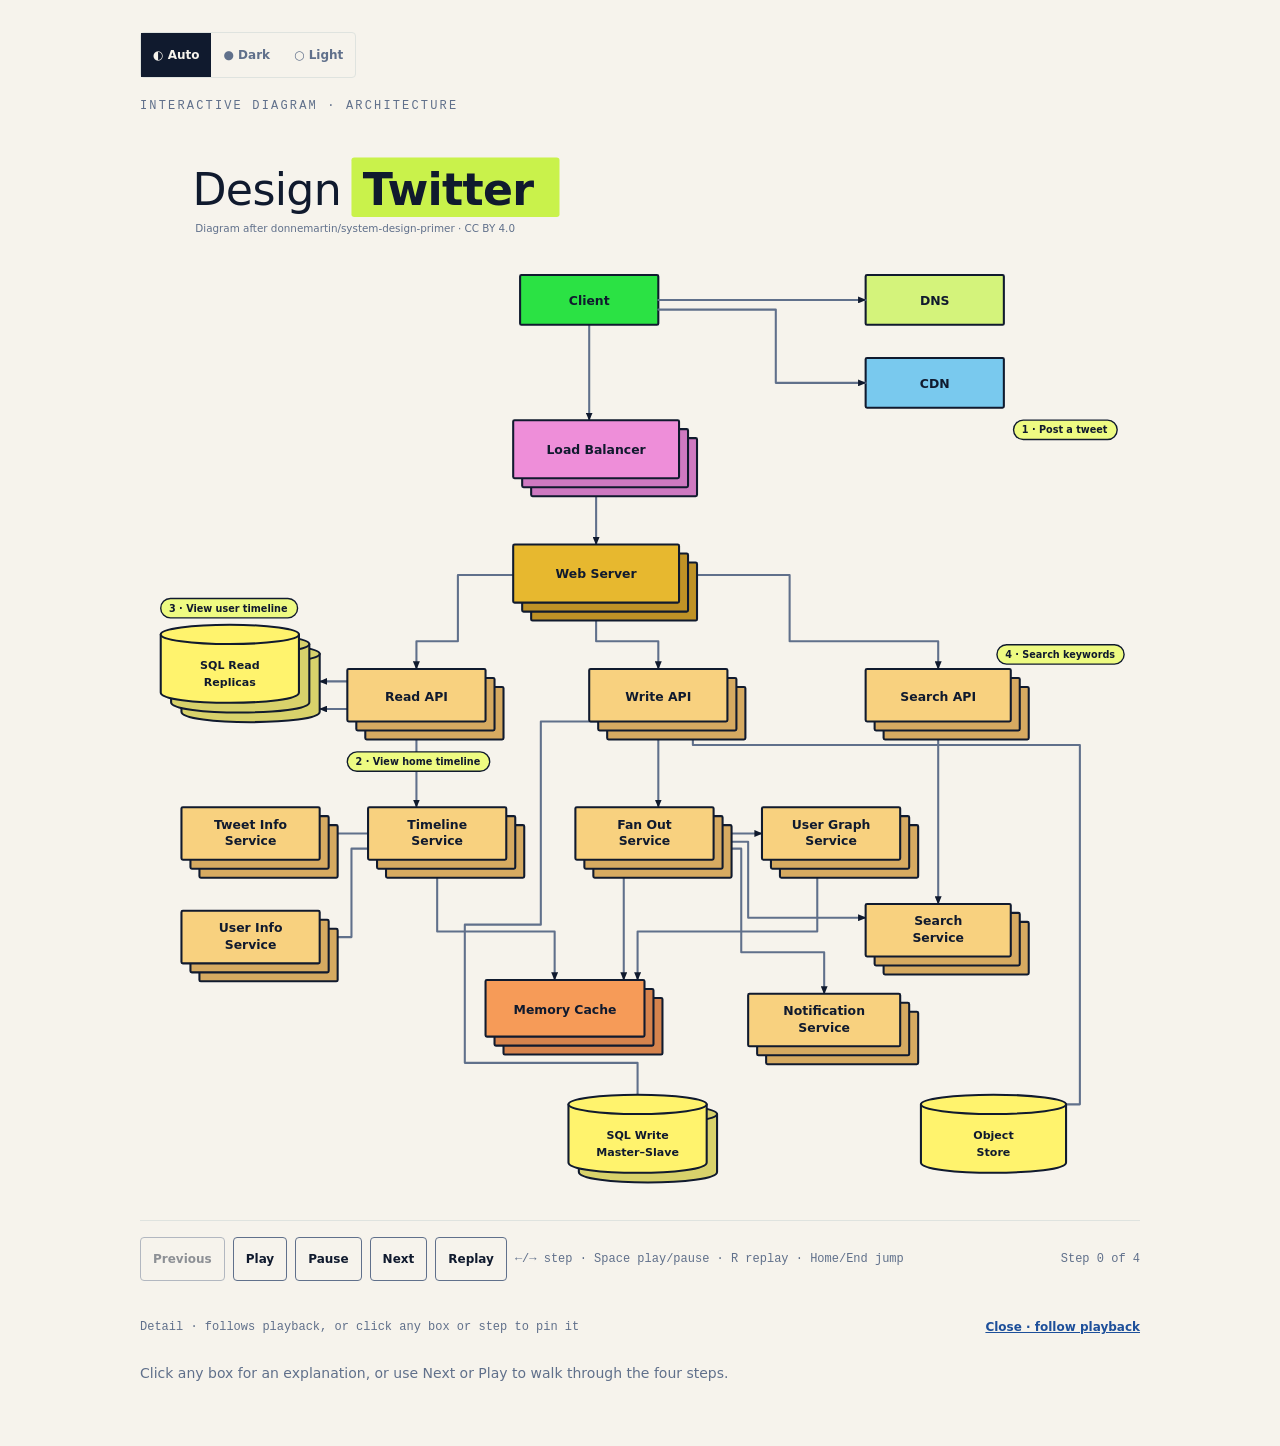
<file: site/diagrams/twitter.html>
<!DOCTYPE html>
<html lang="en">
<head>
  <meta charset="UTF-8">
  <meta name="darkreader-lock">
  <meta name="viewport" content="width=device-width, initial-scale=1.0">
      <title>Design the Twitter timeline and search — interactive diagram</title>
  <style>
    *, *::before, *::after { box-sizing: border-box; }
    :root {
      --color-paper: #f6f3ec;
      --color-panel: #fffdf8;
      --color-ink: #101a2e;
      --color-muted: #60708b;
      --color-soft: #60708b;
      --color-accent: #ff7961;
      --color-lime: #c9f24b;
      --color-link: #96c1ff;
      --color-link-text: #1d4f9a;
      --color-rule: #dfe3df;
      --color-strip: #f0f1ee; --color-pill: #d9ee4a; --color-tag: #eefb82;
      --tint-coral: #fcd7c6; --tint-blue: #dbe9fb; --tint-lime: #f0fab4; --color-ring-o: #a9bfd0; --color-ring-i: #5aa3f2; --color-diag: #3f7f8c;
      --font-sans: Inter, ui-sans-serif, system-ui, -apple-system, "Segoe UI", sans-serif;
      --font-serif: ui-serif, Georgia, "Times New Roman", serif;
      --font-mono: SFMono-Regular, Consolas, "Liberation Mono", Menlo, monospace;
      --motion-fast: 160ms;
      --motion-step: 480ms;
      --motion-hold: 720ms;
      --motion-total: 5040ms;
      --motion-ease: cubic-bezier(.2,.8,.2,1);
    }
    @media (prefers-color-scheme: dark) {
      :root:not([data-theme="light"]) {
        --color-paper: #11151d; --color-panel: #171c26; --color-ink: #ece8de;
        --color-muted: #95a0b4; --color-soft: #95a0b4; --color-rule: #2d3543;
        --color-link-text: #96c1ff; --color-strip: #212836; --color-pill: #b8d63a; --color-tag: #c9f24b;
        --tint-coral: #5a352b; --tint-blue: #25385a; --tint-lime: #3d4a1d; --color-ring-o: #4b6275; --color-ring-i: #4a8fdc; --color-diag: #6fb3c0;
      }
    }
    :root[data-theme="dark"],
    :root:has(#t-dark:checked),
    body:has(#t-dark:checked) {
      --color-paper: #11151d; --color-panel: #171c26; --color-ink: #ece8de;
        --color-muted: #95a0b4; --color-soft: #95a0b4; --color-rule: #2d3543;
        --color-link-text: #96c1ff; --color-strip: #212836; --color-pill: #b8d63a; --color-tag: #c9f24b;
        --tint-coral: #5a352b; --tint-blue: #25385a; --tint-lime: #3d4a1d; --color-ring-o: #4b6275; --color-ring-i: #4a8fdc; --color-diag: #6fb3c0;
    }
    :root[data-theme="light"],
    :root:has(#t-light:checked),
    body:has(#t-light:checked) {
      --color-paper: #f7f7f2; --color-panel: #ffffff; --color-ink: #101a2e;
        --color-muted: #60708b; --color-soft: #60708b; --color-rule: #dfe3df;
        --color-link-text: #1d4f9a; --color-strip: #f0f1ee; --color-pill: #d9ee4a; --color-tag: #eefb82;
        --tint-coral: #fcd7c6; --tint-blue: #dbe9fb; --tint-lime: #f0fab4; --color-ring-o: #a9bfd0; --color-ring-i: #5aa3f2; --color-diag: #3f7f8c;
    }
    html:has(#t-dark:checked) { color-scheme: dark; }
    html:has(#t-light:checked) { color-scheme: light; }
    html { background: var(--color-paper); }
    body {
      margin: 0;
      min-height: 100vh;
      padding: 32px 16px 48px;
      color: var(--color-ink);
      background: var(--color-paper);
      font-family: var(--font-sans);
      display: grid;
      justify-items: center;
    }
    [data-motion-root] { width: min(100%, 1000px); max-width: 100%; min-width: 0; outline: none; }
    .topbar {
      display: flex; flex-wrap: wrap; align-items: center; justify-content: space-between;
      gap: 12px; margin-bottom: 20px;
    }
    .back {
      color: var(--color-link-text); font: 500 14px/1.4 var(--font-sans);
      min-height: 44px; display: inline-flex; align-items: center;
    }
    .back:focus-visible, .node-link:focus-visible, .follow:focus-visible {
      outline: 3px solid var(--color-accent); outline-offset: 2px;
    }
    .theme { display: inline-flex; border: 1px solid var(--color-rule); border-radius: 4px; padding: 0; margin: 0; min-width: 0; }
    .theme legend { position: absolute; width: 1px; height: 1px; overflow: hidden; clip: rect(0,0,0,0); }
    .theme input { position: absolute; opacity: 0; width: 1px; height: 1px; }
    .theme label {
      display: inline-flex; align-items: center; justify-content: center;
      min-width: 44px; min-height: 44px; padding: 0 12px; cursor: pointer;
      color: var(--color-muted); font: 600 12px/1 var(--font-sans);
    }
    .theme input:checked + label { background: var(--color-ink); color: var(--color-paper); }
    .theme input:focus-visible + label { outline: 3px solid var(--color-accent); outline-offset: -3px; }
    .eyebrow {
      margin: 0 0 8px;
      color: var(--color-muted);
      font: 500 12px/1.4 var(--font-mono);
      letter-spacing: .18em;
      text-transform: uppercase;
    }
    h1.sr-only-h { position: absolute; width: 1px; height: 1px; overflow: hidden; clip: rect(0,0,0,0); }
    svg { display: block; width: 100%; min-width: 0; height: auto; }
    .diagram-container { position: relative; width: 100%; overflow: visible; }
    .bg { fill: var(--color-paper); }
    .title { fill: var(--color-ink); font: 400 64px var(--font-sans); letter-spacing: -1px; }
    .b { font-weight: 800; }
    .card-box { fill: var(--color-panel); stroke: var(--color-rule); stroke-width: 2; }
    .card-box.soft { fill: var(--color-strip); stroke: var(--color-rule); }
    .edge-crm { stroke: #ff9a7a; stroke-width: 3; }
    .edge-enr { stroke: #5ac8f0; stroke-width: 3; }
    .strip { fill: var(--color-strip); }
    .t-coral { fill: var(--tint-coral); }
    .t-blue { fill: var(--tint-blue); }
    .t-lime { fill: var(--tint-lime); }
    .pill { fill: var(--color-panel); stroke: var(--color-pill); stroke-width: 3; transition: stroke-width var(--motion-fast); }
    .pill-ul { fill: var(--color-pill); opacity: .85; }
    .pill-t { fill: var(--color-ink); font-weight: 700; font-family: var(--font-sans); letter-spacing: -.5px; }
    .tag { fill: var(--color-tag); }
    .tag-t { fill: #101a2e; font: 500 20px var(--font-sans); }
    .txt { fill: var(--color-ink); font-family: var(--font-sans); }
    .txt-b { fill: var(--color-ink); font-family: var(--font-sans); font-weight: 700; }
    .txt-m { fill: var(--color-muted); font-family: var(--font-sans); font-weight: 500; }
    .ico { fill: var(--color-rule); }
    .chip-c { fill: var(--color-panel); stroke: var(--color-rule); stroke-width: 3; }
    .chip-d { fill: var(--color-ink); }
    .logo-bg { fill: #fff; stroke: var(--color-rule); stroke-width: 0.8; }
    .ico-l { fill: var(--color-ink); font-family: var(--font-sans); font-weight: 700; pointer-events: none; }
    .dot-lime { fill: #c9f24b; }
    .dot-red { fill: #ef4b4b; }
    .ph { fill: var(--color-strip); stroke: var(--color-rule); }
    .line { fill: none; stroke: var(--color-ink); stroke-width: 1.6; }
    .loop { fill: none; stroke: var(--color-ink); stroke-width: 1.6; stroke-dasharray: 5 5; }
    .rule { stroke: var(--color-rule); stroke-width: 1.5; }
    .ring-o { fill: none; stroke: var(--color-ring-o); stroke-width: 10; opacity: .35; }
    .arc-o { fill: none; stroke: var(--color-ring-o); stroke-width: 4; }
    .arc-i { fill: none; stroke: var(--color-ring-i); stroke-width: 3; }
    .diag { fill: none; stroke: var(--color-diag); stroke-width: 3; }
    .mkp { fill: var(--color-ink); }
    .mko { fill: var(--color-ring-o); }
    .mki { fill: var(--color-ring-i); }
    .mkt { fill: var(--color-diag); }
    .node-link { cursor: pointer; }
    .node-link:hover .pill { stroke-width: 5; }
    .motion-ready .is-current .pill { stroke: var(--color-ink); stroke-width: 5; }
    .motion-ready .is-current .tag { fill: #c9f24b; stroke: var(--color-ink); stroke-width: 2; }
    .motion-ready[data-frame="step"] [data-motion-item].is-visible:not(.is-current) { opacity: .28; }

    /* Idle state: whole diagram visible. Dimming applies only while stepping or playing. */
    .motion-ready[data-frame="start"]:not(.is-playing) [data-motion-item] { opacity: 1; transform: none; }

    /* Every box is a link. */
    .box-link { cursor: pointer; }
    .hit { fill: transparent; stroke: transparent; stroke-width: 5; }
    .box-link:is(:hover, :focus-visible) :is(.card-box, .chip-c, .hit, .pill) {
      stroke: #c9f24b; stroke-width: 5; filter: drop-shadow(0 0 1.5px rgba(16,26,46,.7));
    }
    .box-link:focus-visible { outline: 3px solid var(--color-accent); outline-offset: 3px; }

    .motion-ready [data-motion-item] {
      opacity: .12;
      transform: translateY(8px);
      transform-box: fill-box;
      transform-origin: center;
      transition: opacity var(--motion-step) var(--motion-ease),
                  transform var(--motion-step) var(--motion-ease);
    }
    .motion-ready [data-motion-item].is-visible,
    .motion-ready[data-frame="end"] [data-motion-item],
    .motion-ready[data-frame="static"] [data-motion-item] {
      opacity: 1;
      transform: none;
    }

    [data-motion-controls] {
      display: none;
      align-items: center;
      flex-wrap: wrap;
      gap: 8px;
      margin-top: 16px;
      padding-top: 16px;
      border-top: 1px solid var(--color-rule);
    }
    .motion-ready [data-motion-controls] { display: flex; }
    [data-motion-controls][hidden] { display: none !important; }
    [data-motion-controls] button {
      min-width: 44px;
      min-height: 44px;
      padding: 8px 12px;
      border: 1px solid var(--color-muted);
      border-radius: 4px;
      color: var(--color-ink);
      background: var(--color-paper);
      font: 600 12px/1 var(--font-sans);
      cursor: pointer;
    }
    [data-motion-controls] button:hover { border-color: var(--color-accent); }
    [data-motion-controls] button:focus-visible {
      outline: 3px solid var(--color-accent);
      outline-offset: 2px;
    }
    [data-motion-controls] button:disabled { cursor: not-allowed; opacity: .45; }
    .keyboard-help { color: var(--color-muted); font: 400 12px/1.4 var(--font-mono); }
    [data-motion-status-visible] {
      margin-left: auto;
      color: var(--color-muted);
      font: 500 12px/1.4 var(--font-mono);
    }
    .sr-only {
      position: absolute;
      width: 1px;
      height: 1px;
      padding: 0;
      margin: -1px;
      overflow: hidden;
      clip: rect(0,0,0,0);
      white-space: nowrap;
      border: 0;
    }
    noscript p {
      margin: 12px 0 0;
      color: var(--color-muted);
      font: 500 12px/1.4 var(--font-mono);
    }

    /* Detail panel: all cards without JS, follows playback step, or pinned by :target. */
    .panel { margin-top: 24px; scroll-margin-top: 16px; }
    .panel-head { display: flex; flex-wrap: wrap; align-items: center; justify-content: space-between; gap: 8px; margin-bottom: 12px; }
    .panel-head p { margin: 0; color: var(--color-muted); font: 500 12px/1.4 var(--font-mono); }
    .follow { color: var(--color-link-text); font: 600 12px/1 var(--font-sans); min-height: 44px; display: inline-flex; align-items: center; }
    .card {
      margin: 0 0 12px; padding: 16px; border: 1px solid var(--color-rule); border-radius: 6px;
      background: var(--color-panel); scroll-margin-top: 16px;
    }
    .card h2 { margin: 0 0 4px; font: 400 22px/1.2 var(--font-serif); }
    .card .goal { margin: 0 0 12px; color: var(--color-muted); font: 400 14px/1.5 var(--font-sans); }
    .card ul { margin: 0; padding-left: 18px; font: 400 14px/1.6 var(--font-sans); }
    .card code { font: 500 13px var(--font-mono); }
    .hint { display: none; color: var(--color-muted); font: 400 14px/1.5 var(--font-sans); }
    .motion-ready .card { display: none; }
    .motion-ready[data-step-current="0"] .hint { display: block; }
    .motion-ready[data-step-current="1"] #detail-1,
    .motion-ready[data-step-current="2"] #detail-2,
    .motion-ready[data-step-current="3"] #detail-3,
    .motion-ready[data-step-current="4"] #detail-4,
    .motion-ready[data-step-current="5"] #detail-5,
    .motion-ready[data-step-current="6"] #detail-6,
    .motion-ready[data-step-current="7"] #detail-7 { display: block; }
    /* Popup explainers: sit inside the diagram frame, next to the box or pill they explain. */
    .pop {
      --w: min(400px, 92%);
      display: none; position: absolute; z-index: 30; width: var(--w);
      left: min(calc(var(--x) + 10px), calc(100% - var(--w)));
      top: var(--y);
      margin: 0; padding: 20px 22px 22px; border: 1px solid var(--color-rule); border-radius: 14px;
      background: var(--color-panel); color: var(--color-ink); box-shadow: 0 10px 30px rgba(16,26,46,.28);
      scroll-margin: 35vh 0;
    }
    .pop.pl { left: max(0px, min(calc(var(--x) - var(--w) - 10px), calc(100% - var(--w)))); }
    .pop.pu { transform: translateY(calc(-100% + 60px)); }  /* lower half: grow upward so it stays in the frame */
    .pop:target { display: block; border-color: var(--color-accent); }
    .pop h2 { margin: 0 30px 8px 0; font: 400 22px/1.2 var(--font-serif); }
    .pop h3 { margin: 16px 0 4px; color: var(--color-muted); font: 600 11px/1.3 var(--font-mono); letter-spacing: .12em; text-transform: uppercase; }
    .pop p, .pop ul { margin: 0; font: 400 15px/1.55 var(--font-sans); }
    .pop .goal { margin: 0 0 8px; color: var(--color-muted); font-size: 15px; line-height: 1.55; }
    .pop ul { padding-left: 18px; }
    .pop li + li { margin-top: 4px; }
    .pop code { font: 500 13.5px var(--font-mono); }
    .pop .phase-tag { margin: 0 0 4px; }
    .pop-x {
      position: absolute; top: 12px; right: 12px; display: inline-flex; align-items: center; justify-content: center;
      width: 32px; height: 32px; border-radius: 16px; color: var(--color-muted); font: 500 16px/1 var(--font-sans); text-decoration: none;
    }
    .pop-x:hover { color: var(--color-ink); background: var(--color-strip); }
    .pop-x:focus-visible { outline: 3px solid var(--color-accent); outline-offset: 1px; }
    .phase-tag a {
      display: inline-flex; align-items: center; min-height: 22px; padding: 0 9px; border-radius: 11px;
      background: var(--color-tag); color: #101a2e; font: 500 11px/1 var(--font-sans); text-decoration: none;
    }
    .phase-tag a:hover { outline: 2px solid var(--color-ink); }
    .phase-tag a:focus-visible { outline: 3px solid var(--color-accent); outline-offset: 2px; }
    .pop .chips { list-style: none; margin: 0; padding: 0; display: flex; flex-wrap: wrap; gap: 6px; }
    .pop .chips li { padding: 3px 11px; border: 1px solid var(--color-rule); border-radius: 14px; background: var(--color-strip); font: 500 13.5px/1.5 var(--font-sans); }
    .pop .chips a { color: inherit; text-decoration: none; border-bottom: 1px solid transparent; }
    .pop .chips a:hover, .pop .chips a:focus-visible { border-bottom-color: #c9f24b; box-shadow: 0 2px 0 #c9f24b; outline: none; }

    html[data-motion="static"] [data-motion-controls],
    html[data-motion="static"] [data-motion-decorative] { display: none !important; }
    html[data-motion="static"] [data-motion-item] {
      opacity: 1 !important;
      transform: none !important;
      animation: none !important;
      transition: none !important;
    }
    html[data-motion="step"] [data-motion-controls],
    html[data-motion="step"] [data-motion-decorative] { display: none !important; }
    html[data-motion="step"] [data-motion-item] {
      animation: none !important;
      transition: none !important;
    }
    @media (prefers-reduced-motion: reduce) {
      *, *::before, *::after {
        animation-duration: .001ms !important;
        animation-iteration-count: 1 !important;
        scroll-behavior: auto !important;
        transition-duration: .001ms !important;
      }
      [data-motion-item] { opacity: 1 !important; transform: none !important; }
      [data-motion-decorative] { display: none !important; }
      [data-motion-controls] { display: none !important; }
    }
    @media print {
      .diagram-container { overflow-x: visible; }
      .topbar, .theme { display: none !important; }
      [data-motion-controls], [data-motion-decorative] { display: none !important; }
      [data-motion-item] {
        opacity: 1 !important;
        transform: none !important;
        animation: none !important;
        transition: none !important;
      }
      .motion-ready .card { display: block; }
      .pop { display: none !important; }
    }

    /* System Design Primer diagram additions. */
    .sys-arrow { fill: none; stroke: var(--color-muted); stroke-width: 3; stroke-linecap: round; stroke-linejoin: round; }
    .sys-dash { fill: none; stroke: var(--color-muted); stroke-width: 2.5; stroke-dasharray: 9 7; stroke-linecap: round; }
    .sys-box { stroke: #101a2e; stroke-width: 3; }
    .sys-text { fill: #101a2e; font: 700 22px var(--font-sans); pointer-events: none; }
    .sys-small { fill: #101a2e; font: 700 18px var(--font-sans); pointer-events: none; }
    .sys-copy { stroke: #101a2e; stroke-width: 3; opacity: 1; }
    .sys-frame { fill: none; stroke: var(--color-muted); stroke-width: 2.5; stroke-dasharray: 9 7; }
    .sys-frame-label { fill: var(--color-paper); }
    .sys-frame-text { fill: var(--color-muted); font: 700 16px var(--font-mono); letter-spacing: .08em; }
    .edge-label-bg { fill: var(--color-paper); opacity: .98; }
    .edge-label { fill: var(--color-muted); font: 600 14px var(--font-mono); }
    .step-badge { fill: var(--color-tag); stroke: var(--color-ink); stroke-width: 2; }
    .step-badge-t { fill: #101a2e; font: 700 14px var(--font-sans); }
    .cyl { stroke: #101a2e; stroke-width: 3; fill: #f5ef7a; }
    .cyl-back { stroke: #101a2e; stroke-width: 3; fill: #d8d26b; }
    /* Fixed fills preserve the original's saturated, readable diagram palette in both themes. */
    .sys-copy[fill="#dab66f"] { fill: #d6aa61; }
    .sys-box[fill="#f8cf7e"] { fill: #f8d17f; }
    .sys-copy[fill="#d88f59"] { fill: #d6834d; }
    .sys-box[fill="#f6a265"] { fill: #f69b58; }
    .cyl { fill: #fff36d; }
    .cyl-back { fill: #d8d26b; }
    .sys-db-text { fill: #101a2e; font: 700 16px var(--font-sans); pointer-events: none; }
    .legacy { display: none; }
  </style>
</head>
<body>
  <main id="top" data-motion-root tabindex="-1" data-motion-mode="step" data-step-count="4" data-step-current="4" data-frame="static" data-static-frame="complete">
    <div class="topbar">
      <fieldset class="theme"><legend>Theme</legend><input type="radio" name="theme" id="t-auto" checked><label for="t-auto">◐ Auto</label><input type="radio" name="theme" id="t-dark"><label for="t-dark">● Dark</label><input type="radio" name="theme" id="t-light"><label for="t-light">○ Light</label></fieldset>
    </div>
    <p class="eyebrow">Interactive diagram · architecture</p>
    <h1 class="sr-only-h">Design the Twitter timeline and search</h1>
    <!-- GENERATED:START -->
<div class="diagram-container"><svg viewBox="0 0 1447 1565" xmlns="http://www.w3.org/2000/svg" role="img" aria-labelledby="twitter-live-title twitter-live-desc">
  <title id="twitter-live-title">Design the Twitter timeline and search</title>
  <desc id="twitter-live-desc">The Twitter design routes a client through DNS, CDN, load balancing, web servers, APIs, timeline, fan-out, search, cache, SQL databases, notifications, and object storage.</desc>
  <defs><marker id="mk-live" markerWidth="12" markerHeight="10" refX="11" refY="5" orient="auto" markerUnits="userSpaceOnUse"><path class="mkp" d="M0,0 L12,5 L0,10 Z"/></marker></defs>
  <rect class="bg" width="1447" height="1565"/>
  <rect x="306" y="50" width="301" height="86" rx="4" fill="#c9f24b"/>
  <text class="title" x="76" y="118"><tspan>Design </tspan><tspan class="b" x="322.4" fill="#101a2e">Twitter</tspan></text>
  <text class="txt-m" x="80" y="158" style="font-size:15px">Diagram after donnemartin/system-design-primer · CC BY 4.0</text>

  <!-- Connectors are painted first and use only right-angle routes. -->
  <g data-motion-item data-step="1" aria-label="Step 1 of 4: Post a tweet connectors">
    <path class="sys-arrow" d="M650 292 V430" marker-end="url(#mk-live)"/>
    <path class="sys-arrow" d="M660 540 V610" marker-end="url(#mk-live)"/>
    <path class="sys-arrow" d="M660 694 V750 H750 V790" marker-end="url(#mk-live)"/>
    <path class="sys-arrow" d="M750 866 V990" marker-end="url(#mk-live)"/>
    <path class="sys-arrow" d="M830 1028 H900" marker-end="url(#mk-live)"/>
    <path class="sys-arrow" d="M700 1066 V1240" marker-end="url(#mk-live)"/>
    <path class="sys-arrow" d="M830 1040 H880 V1150 H1050" marker-end="url(#mk-live)"/>
    <path class="sys-arrow" d="M830 1050 H870 V1200 H990 V1260" marker-end="url(#mk-live)"/>
    <path class="sys-arrow" d="M980 1066 V1170 H720 V1240" marker-end="url(#mk-live)"/>
    <path class="sys-arrow" d="M750 866 H580 V1160 H470 V1360 H720 V1420" marker-end="url(#mk-live)"/>
    <path class="sys-arrow" d="M800 866 V900 H1360 V1420 H1235" marker-end="url(#mk-live)"/>
  </g>
  <g data-motion-item data-step="2" aria-label="Step 2 of 4: View home timeline connectors">
    <path class="sys-arrow" d="M540 654 H460 V750 H400 V790" marker-end="url(#mk-live)"/>
    <path class="sys-arrow" d="M400 866 V990" marker-end="url(#mk-live)"/>
    <path class="sys-arrow" d="M330 1028 H260" marker-end="url(#mk-live)"/>
    <path class="sys-arrow" d="M330 1050 H306 V1178 H260" marker-end="url(#mk-live)"/>
    <path class="sys-arrow" d="M430 1066 V1170 H600 V1240" marker-end="url(#mk-live)"/>
    <path class="sys-arrow" d="M300 848 H260" marker-end="url(#mk-live)"/>
  </g>
  <g data-motion-item data-step="3" aria-label="Step 3 of 4: View user timeline connectors">
    <path class="sys-arrow" d="M300 808 H260" marker-end="url(#mk-live)"/>
  </g>
  <g data-motion-item data-step="4" aria-label="Step 4 of 4: Search keywords connectors">
    <path class="sys-arrow" d="M780 654 H940 V750 H1155 V790" marker-end="url(#mk-live)"/>
    <path class="sys-arrow" d="M1155 866 V1130" marker-end="url(#mk-live)"/>
  </g>

  <g data-motion-item data-step="1" aria-label="Step 1 of 4: Post a tweet components">
    <a class="box-link" href="#box-client" aria-label="Client: open explanation"><rect class="sys-box" x="550" y="220" width="200" height="72" rx="2" fill="#2be244"/><text class="sys-small" text-anchor="middle" x="650" y="263">Client</text><rect class="hit" x="546" y="216" width="208" height="80"/></a>
    <a class="box-link" href="#box-dns" aria-label="DNS: open explanation"><rect class="sys-box" x="1050" y="220" width="200" height="72" rx="2" fill="#d4f37b"/><text class="sys-small" text-anchor="middle" x="1150" y="263">DNS</text><rect class="hit" x="1046" y="216" width="208" height="80"/></a>
    <a class="box-link" href="#box-cdn" aria-label="CDN: open explanation"><rect class="sys-box" x="1050" y="340" width="200" height="72" rx="2" fill="#79c9ee"/><text class="sys-small" text-anchor="middle" x="1150" y="383">CDN</text><rect class="hit" x="1046" y="336" width="208" height="80"/></a>
    <a class="box-link" href="#box-load-balancer" aria-label="Load Balancer: open explanation"><rect class="sys-copy" x="566" y="456" width="240" height="84" rx="2" fill="#ce79c1"/><rect class="sys-copy" x="553" y="443" width="240" height="84" rx="2" fill="#ce79c1"/><rect class="sys-box" x="540" y="430" width="240" height="84" rx="2" fill="#ee8ed9"/><text class="sys-small" text-anchor="middle" x="660" y="479">Load Balancer</text><rect class="hit" x="536" y="426" width="248" height="92"/></a>
    <a class="box-link" href="#box-web-server" aria-label="Web Server: open explanation"><rect class="sys-copy" x="566" y="636" width="240" height="84" rx="2" fill="#bf9226"/><rect class="sys-copy" x="553" y="623" width="240" height="84" rx="2" fill="#bf9226"/><rect class="sys-box" x="540" y="610" width="240" height="84" rx="2" fill="#e7b82f"/><text class="sys-small" text-anchor="middle" x="660" y="659">Web Server</text><rect class="hit" x="536" y="606" width="248" height="92"/></a>
    <a class="box-link" href="#box-write-api" aria-label="Write API: open explanation"><rect class="sys-copy" x="676" y="816" width="200" height="76" rx="2" fill="#dab66f"/><rect class="sys-copy" x="663" y="803" width="200" height="76" rx="2" fill="#dab66f"/><rect class="sys-box" x="650" y="790" width="200" height="76" rx="2" fill="#f8cf7e"/><text class="sys-small" text-anchor="middle" x="750" y="836">Write API</text><rect class="hit" x="646" y="786" width="208" height="84"/></a>
    <a class="box-link" href="#box-fan-out-service" aria-label="Fan Out Service: open explanation"><rect class="sys-copy" x="656" y="1016" width="200" height="76" rx="2" fill="#dab66f"/><rect class="sys-copy" x="643" y="1003" width="200" height="76" rx="2" fill="#dab66f"/><rect class="sys-box" x="630" y="990" width="200" height="76" rx="2" fill="#f8cf7e"/><text class="sys-small" text-anchor="middle"><tspan x="730" y="1021">Fan Out</tspan><tspan x="730" y="1045">Service</tspan></text><rect class="hit" x="626" y="986" width="208" height="84"/></a>
    <a class="box-link" href="#box-user-graph-service" aria-label="User Graph Service: open explanation"><rect class="sys-copy" x="926" y="1016" width="200" height="76" rx="2" fill="#dab66f"/><rect class="sys-copy" x="913" y="1003" width="200" height="76" rx="2" fill="#dab66f"/><rect class="sys-box" x="900" y="990" width="200" height="76" rx="2" fill="#f8cf7e"/><text class="sys-small" text-anchor="middle"><tspan x="1000" y="1021">User Graph</tspan><tspan x="1000" y="1045">Service</tspan></text><rect class="hit" x="896" y="986" width="208" height="84"/></a>
    <a class="box-link" href="#box-memory-cache" aria-label="Memory Cache: open explanation"><rect class="sys-copy" x="526" y="1266" width="230" height="82" rx="2" fill="#d88f59"/><rect class="sys-copy" x="513" y="1253" width="230" height="82" rx="2" fill="#d88f59"/><rect class="sys-box" x="500" y="1240" width="230" height="82" rx="2" fill="#f6a265"/><text class="sys-small" text-anchor="middle" x="615" y="1290">Memory Cache</text><rect class="hit" x="496" y="1236" width="238" height="90"/></a>
    <a class="box-link" href="#box-search-service" aria-label="Search Service: open explanation"><rect class="sys-copy" x="1076" y="1156" width="210" height="76" rx="2" fill="#dab66f"/><rect class="sys-copy" x="1063" y="1143" width="210" height="76" rx="2" fill="#dab66f"/><rect class="sys-box" x="1050" y="1130" width="210" height="76" rx="2" fill="#f8cf7e"/><text class="sys-small" text-anchor="middle"><tspan x="1155" y="1161">Search</tspan><tspan x="1155" y="1185">Service</tspan></text><rect class="hit" x="1046" y="1126" width="218" height="84"/></a>
    <a class="box-link" href="#box-notification-service" aria-label="Notification Service: open explanation"><rect class="sys-copy" x="906" y="1286" width="220" height="76" rx="2" fill="#dab66f"/><rect class="sys-copy" x="893" y="1273" width="220" height="76" rx="2" fill="#dab66f"/><rect class="sys-box" x="880" y="1260" width="220" height="76" rx="2" fill="#f8cf7e"/><text class="sys-small" text-anchor="middle"><tspan x="990" y="1291">Notification</tspan><tspan x="990" y="1315">Service</tspan></text><rect class="hit" x="876" y="1256" width="228" height="84"/></a>
    <a class="box-link" href="#box-sql-write-master-slave" aria-label="SQL Write Master–Slave: open explanation"><path class="cyl-back" d="M635 1434 C635 1427 835 1427 835 1434 V1518 C835 1538 635 1538 635 1518 Z"/><ellipse class="cyl-back" cx="735" cy="1434" rx="100" ry="14"/><path class="cyl" d="M620 1420 C620 1413 820 1413 820 1420 V1504 C820 1524 620 1524 620 1504 Z"/><ellipse class="cyl" cx="720" cy="1420" rx="100" ry="14"/><text class="sys-db-text" text-anchor="middle"><tspan x="720" y="1470">SQL Write</tspan><tspan x="720" y="1495">Master–Slave</tspan></text><rect class="hit" x="616" y="1402" width="224" height="138"/></a>
    <a class="box-link" href="#box-object-store" aria-label="Object Store: open explanation"><path class="cyl" d="M1130 1420 C1130 1413 1340 1413 1340 1420 V1504 C1340 1524 1130 1524 1130 1504 Z"/><ellipse class="cyl" cx="1235" cy="1420" rx="105" ry="14"/><text class="sys-db-text" text-anchor="middle"><tspan x="1235" y="1470">Object</tspan><tspan x="1235" y="1495">Store</tspan></text><rect class="hit" x="1126" y="1402" width="218" height="126"/></a>
    <a href="#pop-1" class="box-link" aria-label="Step 1: Post a tweet"><rect class="step-badge" x="1264" y="430" width="150" height="28" rx="14"/><text class="step-badge-t" x="1276" y="449">1 · Post a tweet</text></a>
  </g>
  <g data-motion-item data-step="2" aria-label="Step 2 of 4: View home timeline components">
    <a class="box-link" href="#box-read-api" aria-label="Read API: open explanation"><rect class="sys-copy" x="326" y="816" width="200" height="76" rx="2" fill="#dab66f"/><rect class="sys-copy" x="313" y="803" width="200" height="76" rx="2" fill="#dab66f"/><rect class="sys-box" x="300" y="790" width="200" height="76" rx="2" fill="#f8cf7e"/><text class="sys-small" text-anchor="middle" x="400" y="836">Read API</text><rect class="hit" x="296" y="786" width="208" height="84"/></a>
    <a class="box-link" href="#box-tweet-info-service" aria-label="Tweet Info Service: open explanation"><rect class="sys-copy" x="86" y="1016" width="200" height="76" rx="2" fill="#dab66f"/><rect class="sys-copy" x="73" y="1003" width="200" height="76" rx="2" fill="#dab66f"/><rect class="sys-box" x="60" y="990" width="200" height="76" rx="2" fill="#f8cf7e"/><text class="sys-small" text-anchor="middle"><tspan x="160" y="1021">Tweet Info</tspan><tspan x="160" y="1045">Service</tspan></text><rect class="hit" x="56" y="986" width="208" height="84"/></a>
    <a class="box-link" href="#box-timeline-service" aria-label="Timeline Service: open explanation"><rect class="sys-copy" x="356" y="1016" width="200" height="76" rx="2" fill="#dab66f"/><rect class="sys-copy" x="343" y="1003" width="200" height="76" rx="2" fill="#dab66f"/><rect class="sys-box" x="330" y="990" width="200" height="76" rx="2" fill="#f8cf7e"/><text class="sys-small" text-anchor="middle"><tspan x="430" y="1021">Timeline</tspan><tspan x="430" y="1045">Service</tspan></text><rect class="hit" x="326" y="986" width="208" height="84"/></a>
    <a class="box-link" href="#box-user-info-service" aria-label="User Info Service: open explanation"><rect class="sys-copy" x="86" y="1166" width="200" height="76" rx="2" fill="#dab66f"/><rect class="sys-copy" x="73" y="1153" width="200" height="76" rx="2" fill="#dab66f"/><rect class="sys-box" x="60" y="1140" width="200" height="76" rx="2" fill="#f8cf7e"/><text class="sys-small" text-anchor="middle"><tspan x="160" y="1171">User Info</tspan><tspan x="160" y="1195">Service</tspan></text><rect class="hit" x="56" y="1136" width="208" height="84"/></a>
    <a class="box-link" href="#box-sql-read-replicas" aria-label="SQL Read Replicas: open explanation"><path class="cyl-back" d="M 60 768 C 60 761 260 761 260 768 V 852 C 260 872 60 872 60 852 Z"/><ellipse class="cyl-back" cx="160" cy="768" rx="100" ry="14"/><path class="cyl-back" d="M 45 754 C 45 747 245 747 245 754 V 838 C 245 858 45 858 45 838 Z"/><ellipse class="cyl-back" cx="145" cy="754" rx="100" ry="14"/><path class="cyl" d="M 30 740 C 30 733 230 733 230 740 V 824 C 230 844 30 844 30 824 Z"/><ellipse class="cyl" cx="130" cy="740" rx="100" ry="14"/><text class="sys-db-text" text-anchor="middle"><tspan x="130" y="790">SQL Read</tspan><tspan x="130" y="815">Replicas</tspan></text><rect class="hit" x="26" y="722" width="238" height="154"/></a>
    <a href="#pop-2" class="box-link" aria-label="Step 2: View home timeline"><rect class="step-badge" x="300" y="910" width="206" height="28" rx="14"/><text class="step-badge-t" x="312" y="929">2 · View home timeline</text></a>
  </g>
  <g data-motion-item data-step="3" aria-label="Step 3 of 4: View user timeline components"><a href="#pop-3" class="box-link" aria-label="Step 3: View user timeline"><rect class="step-badge" x="30" y="688" width="198" height="28" rx="14"/><text class="step-badge-t" x="42" y="707">3 · View user timeline</text></a></g>
  <g data-motion-item data-step="4" aria-label="Step 4 of 4: Search keywords components"><a class="box-link" href="#box-search-api" aria-label="Search API: open explanation"><rect class="sys-copy" x="1076" y="816" width="210" height="76" rx="2" fill="#dab66f"/><rect class="sys-copy" x="1063" y="803" width="210" height="76" rx="2" fill="#dab66f"/><rect class="sys-box" x="1050" y="790" width="210" height="76" rx="2" fill="#f8cf7e"/><text class="sys-small" text-anchor="middle" x="1155" y="836">Search API</text><rect class="hit" x="1046" y="786" width="218" height="84"/></a><a href="#pop-4" class="box-link" aria-label="Step 4: Search keywords"><rect class="step-badge" x="1240" y="755" width="184" height="28" rx="14"/><text class="step-badge-t" x="1252" y="774">4 · Search keywords</text></a></g>
  <g data-motion-item data-motion-decorative data-step="1" aria-hidden="true" focusable="false"><path class="sys-arrow" d="M750 256 H1050" marker-end="url(#mk-live)"/><path class="sys-arrow" d="M750 270 H920 V376 H1050" marker-end="url(#mk-live)"/></g>
</svg>
  <article class="pop phase-pop" id="pop-1" style="--x: 87.5%; --y: 27.5%"><a class="pop-x" href="#close-card" aria-label="Close explanation">✕</a><h2>1 · Post a tweet</h2><p class="goal">The write path stores the tweet, fans it out to followers, indexes it, stores media, and notifies followers.</p></article>
  <article class="pop phase-pop" id="pop-2" style="--x: 5%; --y: 57.5%"><a class="pop-x" href="#close-card" aria-label="Close explanation">✕</a><h2>2 · View home timeline</h2><p class="goal">The read path gets timeline ids from cache and enriches them with tweet and user information.</p></article>
  <article class="pop phase-pop pu" id="pop-3" style="--x: 3%; --y: 43%"><a class="pop-x" href="#close-card" aria-label="Close explanation">✕</a><h2>3 · View user timeline</h2><p class="goal">The read API retrieves the user timeline from the SQL database.</p></article>
  <article class="pop phase-pop pl" id="pop-4" style="--x: 88%; --y: 48%"><a class="pop-x" href="#close-card" aria-label="Close explanation">✕</a><h2>4 · Search keywords</h2><p class="goal">The search API parses the query and asks the search service for ranked results.</p></article>
  <article class="pop box-card" id="box-client" style="--x: 45%; --y: 14%"><a class="pop-x" href="#close-card" aria-label="Close explanation">✕</a><h2>Client</h2><h3>What it is</h3><p>The person or program making a request.</p><h3>Its job here</h3><p>It resolves DNS, can fetch static content from CDN, and sends requests to Load Balancer.</p><h3>In the primer</h3><p><a href="../topics/domain-name-system.html" target="_top">Domain name system →</a></p></article>
  <article class="pop box-card pl" id="box-dns" style="--x: 79.5%; --y: 14%"><a class="pop-x" href="#close-card" aria-label="Close explanation">✕</a><h2>DNS</h2><h3>What it is</h3><p>DNS translates a domain name to an IP address.</p><h3>Its job here</h3><p>It receives the client lookup and directs the client to the service address.</p><h3>In the primer</h3><p><a href="../topics/domain-name-system.html" target="_top">Domain name system →</a></p></article>
  <article class="pop box-card pl" id="box-cdn" style="--x: 79.5%; --y: 22%"><a class="pop-x" href="#close-card" aria-label="Close explanation">✕</a><h2>CDN</h2><h3>What it is</h3><p>A CDN serves content close to users.</p><h3>Its job here</h3><p>It receives static requests from Client and can serve media held in Object Store.</p><h3>In the primer</h3><p><a href="../topics/content-delivery-network.html#pull-cdns" target="_top">Content delivery network › Pull CDNs →</a></p></article>
  <article class="pop box-card" id="box-load-balancer" style="--x: 45.5%; --y: 27.5%"><a class="pop-x" href="#close-card" aria-label="Close explanation">✕</a><h2>Load Balancer</h2><h3>What it is</h3><p>A load balancer distributes requests across computing resources.</p><h3>Its job here</h3><p>It receives client traffic and sends it to Web Server instances.</p><h3>In the primer</h3><p><a href="../topics/load-balancer.html#horizontal-scaling" target="_top">Load balancer › Horizontal scaling →</a></p></article>
  <article class="pop box-card" id="box-web-server" style="--x: 45.5%; --y: 39%"><a class="pop-x" href="#close-card" aria-label="Close explanation">✕</a><h2>Web Server</h2><h3>What it is</h3><p>A reverse proxy forwards requests to application services.</p><h3>Its job here</h3><p>It receives traffic from Load Balancer and routes requests to Read API, Write API, or Search API.</p><h3>In the primer</h3><p><a href="../topics/reverse-proxy-web-server.html#load-balancer-vs-reverse-proxy" target="_top">Reverse proxy › Load balancer vs reverse proxy →</a></p></article>
  <article class="pop box-card" id="box-read-api" style="--x: 27.5%; --y: 50.5%"><a class="pop-x" href="#close-card" aria-label="Close explanation">✕</a><h2>Read API</h2><h3>What it is</h3><p>An application API that handles timeline reads.</p><h3>Its job here</h3><p>It receives requests from Web Server and asks Timeline Service or SQL Read Replicas for timeline data.</p><h3>In the primer</h3><p><a href="../topics/application-layer.html#microservices" target="_top">Application layer › Microservices →</a></p></article>
  <article class="pop box-card" id="box-write-api" style="--x: 52%; --y: 50.5%"><a class="pop-x" href="#close-card" aria-label="Close explanation">✕</a><h2>Write API</h2><h3>What it is</h3><p>An application API that handles tweet writes.</p><h3>Its job here</h3><p>It receives work from Web Server, stores the tweet in SQL Write Master–Slave, and contacts Fan Out Service.</p><h3>In the primer</h3><p><a href="../topics/application-layer.html#microservices" target="_top">Application layer › Microservices →</a></p></article>
  <article class="pop box-card pl" id="box-search-api" style="--x: 80%; --y: 50.5%"><a class="pop-x" href="#close-card" aria-label="Close explanation">✕</a><h2>Search API</h2><h3>What it is</h3><p>An application API for keyword search.</p><h3>Its job here</h3><p>It receives a Web Server request and contacts Search Service for results.</p><h3>In the primer</h3><p><a href="../topics/application-layer.html#microservices" target="_top">Application layer › Microservices →</a></p></article>
  <article class="pop box-card" id="box-tweet-info-service" style="--x: 11%; --y: 63%"><a class="pop-x" href="#close-card" aria-label="Close explanation">✕</a><h2>Tweet Info Service</h2><h3>What it is</h3><p>A service that supplies tweet details.</p><h3>Its job here</h3><p>Timeline Service calls it with a multiget to enrich timeline tweet ids.</p><h3>In the primer</h3><p><a href="../topics/cache.html#caching-at-the-object-level" target="_top">Cache › Caching at the object level →</a></p></article>
  <article class="pop box-card" id="box-timeline-service" style="--x: 30%; --y: 63%"><a class="pop-x" href="#close-card" aria-label="Close explanation">✕</a><h2>Timeline Service</h2><h3>What it is</h3><p>A service that builds home timeline results.</p><h3>Its job here</h3><p>It receives Read API requests, reads ids from Memory Cache, and calls Tweet Info Service and User Info Service.</p><h3>In the primer</h3><p><a href="../topics/cache.html#application-caching" target="_top">Cache › Application caching →</a></p></article>
  <article class="pop box-card" id="box-fan-out-service" style="--x: 52%; --y: 63%"><a class="pop-x" href="#close-card" aria-label="Close explanation">✕</a><h2>Fan Out Service</h2><h3>What it is</h3><p>A service that distributes a tweet to followers.</p><h3>Its job here</h3><p>It receives the new tweet from Write API, queries User Graph Service, writes follower timelines to Memory Cache, indexes search, and starts notifications.</p><h3>Trade-off</h3><p>Users with millions of followers can take minutes to finish fanout.</p></article>
  <article class="pop box-card pl" id="box-user-graph-service" style="--x: 70%; --y: 63%"><a class="pop-x" href="#close-card" aria-label="Close explanation">✕</a><h2>User Graph Service</h2><h3>What it is</h3><p>A service that finds a user’s followers.</p><h3>Its job here</h3><p>Fan Out Service queries it, and it uses Memory Cache for follower information.</p><h3>In the primer</h3><p><a href="../topics/cache.html#application-caching" target="_top">Cache › Application caching →</a></p></article>
  <article class="pop box-card" id="box-user-info-service" style="--x: 11%; --y: 72.5%"><a class="pop-x" href="#close-card" aria-label="Close explanation">✕</a><h2>User Info Service</h2><h3>What it is</h3><p>A service that supplies user details.</p><h3>Its job here</h3><p>Timeline Service calls it with a multiget to enrich user ids.</p></article>
  <article class="pop box-card pu" id="box-memory-cache" style="--x: 42%; --y: 79%"><a class="pop-x" href="#close-card" aria-label="Close explanation">✕</a><h2>Memory Cache</h2><h3>What it is</h3><p>An in-memory store for timeline and follower data.</p><h3>Its job here</h3><p>Timeline Service reads it, while Fan Out Service and User Graph Service update or query it.</p><h3>In the primer</h3><p><a href="../topics/cache.html#application-caching" target="_top">Cache › Application caching →</a></p></article>
  <article class="pop box-card pl pu" id="box-search-service" style="--x: 80%; --y: 72%"><a class="pop-x" href="#close-card" aria-label="Close explanation">✕</a><h2>Search Service</h2><h3>What it is</h3><p>A service that parses and queries keyword search.</p><h3>Its job here</h3><p>It receives Search API queries and new tweets from Fan Out Service, then returns ranked search results.</p><h3>Examples</h3><ul class="chips"><li>Lucene</li></ul></article>
  <article class="pop box-card pl pu" id="box-notification-service" style="--x: 68%; --y: 80%"><a class="pop-x" href="#close-card" aria-label="Close explanation">✕</a><h2>Notification Service</h2><h3>What it is</h3><p>A service that sends push notifications.</p><h3>Its job here</h3><p>Fan Out Service calls it to notify followers asynchronously through a queue not pictured.</p><h3>In the primer</h3><p><a href="../topics/asynchronism.html#message-queues" target="_top">Asynchronism › Message queues →</a></p></article>
  <article class="pop box-card" id="box-sql-read-replicas" style="--x: 18%; --y: 50.5%"><a class="pop-x" href="#close-card" aria-label="Close explanation">✕</a><h2>SQL Read Replicas</h2><h3>What it is</h3><p>Replicas serve database reads after changes are copied from the writer.</p><h3>Its job here</h3><p>Read API uses them for cache misses and user timeline reads.</p><h3>In the primer</h3><p><a href="../topics/database.html#master-slave-replication" target="_top">Database › Master-slave replication →</a></p></article>
  <article class="pop box-card pu" id="box-sql-write-master-slave" style="--x: 50%; --y: 91%"><a class="pop-x" href="#close-card" aria-label="Close explanation">✕</a><h2>SQL Write Master–Slave</h2><h3>What it is</h3><p>A SQL writer stores tweets and replicates changes.</p><h3>Its job here</h3><p>Write API sends new tweets here; user timeline reads use the database data.</p><h3>In the primer</h3><p><a href="../topics/database.html#master-slave-replication" target="_top">Database › Master-slave replication →</a></p></article>
  <article class="pop box-card pl pu" id="box-object-store" style="--x: 85%; --y: 91%"><a class="pop-x" href="#close-card" aria-label="Close explanation">✕</a><h2>Object Store</h2><h3>What it is</h3><p>Storage for media such as photos and videos.</p><h3>Its job here</h3><p>Write API stores media here, and CDN can serve that media to Client.</p></article>
</div>
<!-- GENERATED:END -->
    <div data-motion-controls role="group" aria-label="Diagram playback controls">
      <button type="button" data-motion-action="prev">Previous</button>
      <button type="button" data-motion-action="play" aria-pressed="false">Play</button>
      <button type="button" data-motion-action="pause" aria-pressed="true">Pause</button>
      <button type="button" data-motion-action="next">Next</button>
      <button type="button" data-motion-action="replay">Replay</button>
      <span class="keyboard-help">←/→ step · Space play/pause · R replay · Home/End jump</span>
      <span data-motion-status-visible aria-hidden="true">Step <span data-motion-step-label>4</span> of 4</span>
    </div>
    <p class="sr-only" data-motion-status role="status" aria-live="polite" aria-atomic="true"></p>
    <noscript><p>Animation controls require JavaScript. The complete final diagram is shown above.</p></noscript>
    <i id="close-card" aria-hidden="true"></i>
    <section class="panel" id="panel" aria-label="Step detail"><div class="panel-head"><p>Detail · follows playback, or click any box or step to pin it</p><a class="follow" href="#close-card">Close · follow playback</a></div><p class="hint">Click any box for an explanation, or use Next or Play to walk through the four steps.</p><article class="card" id="detail-1"><h2>1 · Post a tweet</h2><p class="goal">The Write API stores a tweet, then the Fan Out Service builds followers’ home timelines, indexes search, stores media, and sends notifications.</p><p>The post path favors fast writes and fanout.</p></article><article class="card" id="detail-2"><h2>2 · View home timeline</h2><p class="goal">Timeline Service reads timeline ids from Memory Cache, then multigets tweet and user information.</p><p>The home timeline favors fast reads.</p></article><article class="card" id="detail-3"><h2>3 · View user timeline</h2><p class="goal">Read API retrieves the user’s own timeline from the SQL database.</p><p>This path reads the user’s stored tweets.</p></article><article class="card" id="detail-4"><h2>4 · Search keywords</h2><p class="goal">Search API forwards a parsed query to Search Service, which queries the Search Cluster and returns ranked results.</p><p>The search path is read-heavy.</p></article></section>
  </main>

  <script data-diagram-controls>
    (() => {
      const params = new URLSearchParams(location.search);
      const staticOverride = params.get('motion') === 'static' || document.documentElement.dataset.motion === 'static';
      const requestedStep = params.get('step');
      const reduce = matchMedia('(prefers-reduced-motion: reduce)');
      document.fonts.ready.then(() => { document.documentElement.dataset.fontsReady = 'true'; });

      document.querySelectorAll('[data-motion-root]').forEach((root) => {
        const count = Number(root.dataset.stepCount);
        const hold = parseFloat(getComputedStyle(root).getPropertyValue('--motion-hold')) || 720;
        const parsedStep = requestedStep !== null && /^\d+$/.test(requestedStep) ? Number(requestedStep) : null;
        const exactStep = params.get('motion') === 'step' && Number.isSafeInteger(parsedStep) && parsedStep >= 0 && parsedStep <= count ? parsedStep : null;
        const items = [...root.querySelectorAll('[data-motion-item]')];
        const labels = Array.from({ length: count + 1 }, (_, index) => index === 0
          ? 'Ready'
          : items.filter((item) => !item.hasAttribute('data-motion-decorative') && Number(item.dataset.step) === index)
              .map((item) => item.getAttribute('aria-label')).join('; '));
        const controls = root.querySelector('[data-motion-controls]');
        const status = root.querySelector('[data-motion-status]');
        const visibleStep = root.querySelector('[data-motion-step-label]');
        let step = count;
        let timer = 0;
        let playing = false;
        let stepBeforeReduce = 0;
        let resumeAfterReduce = root.dataset.motionMode === 'reveal';

        const buttons = (action) => controls.querySelector(`[data-motion-action="${action}"]`);
        const clearClock = () => { window.clearTimeout(timer); timer = 0; };
        const announce = () => { status.textContent = `Step ${step} of ${count}: ${labels[step] || 'Complete'}`; };
        const setControlsAvailable = (available) => {
          controls.hidden = !available;
          controls.setAttribute('aria-hidden', String(!available));
          controls.dataset.playbackDisabled = String(!available);
          controls.querySelectorAll('button').forEach((control) => { control.disabled = !available; });
        };

        function render(next, userInitiated = false) {
          step = Math.max(0, Math.min(count, next));
          root.dataset.stepCurrent = String(step);
          root.dataset.frame = step === count ? 'end' : step === 0 ? 'start' : 'step';
          items.forEach((item) => {
            const itemStep = Number(item.dataset.step);
            item.classList.toggle('is-visible', itemStep <= step);
            item.classList.toggle('is-current', itemStep === step);
          });
          if (visibleStep) visibleStep.textContent = String(step);
          const unavailable = controls.dataset.playbackDisabled === 'true';
          buttons('prev').disabled = unavailable || step === 0;
          buttons('next').disabled = unavailable || step === count;
          if (userInitiated) announce();
        }

        function pause(userInitiated = false) {
          clearClock();
          playing = false;
          root.classList.remove('is-playing');
          buttons('play').setAttribute('aria-pressed', 'false');
          buttons('pause').setAttribute('aria-pressed', 'true');
          if (userInitiated) status.textContent = `Paused at step ${step} of ${count}`;
        }

        function finish() {
          pause(false);
          root.dataset.frame = 'end';
          status.textContent = `Complete · step ${count} of ${count}`;
        }

        function tick() {
          if (!playing) return;
          if (step >= count) { finish(); return; }
          render(step + 1, false);
          if (step >= count) { finish(); return; }
          timer = window.setTimeout(tick, hold);
        }

        function play(fromStart = false, userInitiated = false) {
          clearClock();
          if (fromStart || step >= count) render(0, userInitiated);
          playing = true;
          root.classList.add('is-playing');
          buttons('play').setAttribute('aria-pressed', 'true');
          buttons('pause').setAttribute('aria-pressed', 'false');
          timer = window.setTimeout(tick, hold);
        }

        controls.addEventListener('click', (event) => {
          const button = event.target.closest('[data-motion-action]');
          if (!button) return;
          const action = button.dataset.motionAction;
          if (action === 'play') play(false, true);
          if (action === 'pause') pause(true);
          if (action === 'replay') play(true, true);
          if (action === 'prev') { pause(false); render(step - 1, true); }
          if (action === 'next') { pause(false); render(step + 1, true); }
        });

        root.addEventListener('keydown', (event) => {
          if (event.target.matches('input, textarea, select, a[href]')) return;
          const keys = { ArrowLeft: step - 1, ArrowRight: step + 1, Home: 0, End: count };
          if (event.code === 'Space' && !event.target.closest('button')) {
            event.preventDefault();
            playing ? pause(true) : play(false, true);
            return;
          }
          if (!event.ctrlKey && !event.metaKey && !event.altKey && event.key.toLowerCase() === 'r') {
            event.preventDefault();
            play(true, true);
            return;
          }
          if (!(event.key in keys)) return;
          event.preventDefault();
          pause(false);
          render(keys[event.key], true);
        });

        document.addEventListener('visibilitychange', () => {
          if (document.visibilityState === 'hidden' && playing) pause(false);
        });
        reduce.addEventListener('change', (event) => {
          if (event.matches && root.dataset.motionState !== 'reduced') {
            stepBeforeReduce = step;
            resumeAfterReduce = playing;
          }
          pause(false);
          if (event.matches) {
            setControlsAvailable(false);
            render(count, false);
            root.dataset.frame = 'static';
            root.dataset.motionState = 'reduced';
            status.textContent = 'Reduced motion · complete static frame · playback controls unavailable';
          } else if (staticOverride || root.dataset.motionMode === 'none') {
            setControlsAvailable(false);
            render(count, false);
            root.dataset.frame = 'static';
            root.dataset.motionState = 'static';
            status.textContent = 'Static frame · complete diagram · playback controls unavailable';
          } else {
            delete root.dataset.motionState;
            if (exactStep !== null) {
              setControlsAvailable(false);
              render(exactStep, false);
              root.dataset.frame = 'step';
              root.dataset.motionState = 'test';
              status.textContent = `Test frame · step ${step} of ${count} · playback controls unavailable`;
            } else {
              setControlsAvailable(true);
              render(stepBeforeReduce, false);
              status.textContent = `Ready · step ${step} of ${count}`;
              if (resumeAfterReduce && root.dataset.motionMode === 'reveal') {
                play(false, false);
              }
            }
            resumeAfterReduce = false;
          }
        });

        if (staticOverride) {
          document.documentElement.dataset.motion = 'static';
          pause(false);
          setControlsAvailable(false);
          render(count, false);
          root.dataset.frame = 'static';
          root.dataset.motionState = 'static';
          status.textContent = 'Static frame · complete diagram · playback controls unavailable';
        } else if (reduce.matches || root.dataset.motionMode === 'none') {
          pause(false);
          setControlsAvailable(false);
          render(count, false);
          root.dataset.frame = 'static';
          root.dataset.motionState = reduce.matches ? 'reduced' : 'static';
          status.textContent = reduce.matches
            ? 'Reduced motion · complete static frame · playback controls unavailable'
            : 'Static frame · complete diagram · playback controls unavailable';
        } else if (exactStep !== null) {
          document.documentElement.dataset.motion = 'step';
          pause(false);
          setControlsAvailable(false);
          render(exactStep, false);
          root.dataset.frame = 'step';
          root.dataset.motionState = 'test';
          status.textContent = `Test frame · step ${step} of ${count} · playback controls unavailable`;
        } else if (root.dataset.motionMode === 'reveal') {
          setControlsAvailable(true);
          render(0, false);
          play(false, false);
        } else {
          pause(false);
          setControlsAvailable(true);
          render(0, false);
          status.textContent = `Ready · step 0 of ${count}`;
        }
        root.classList.add('motion-ready');
      });
    })();
  </script>
</body>
</html>
</file>
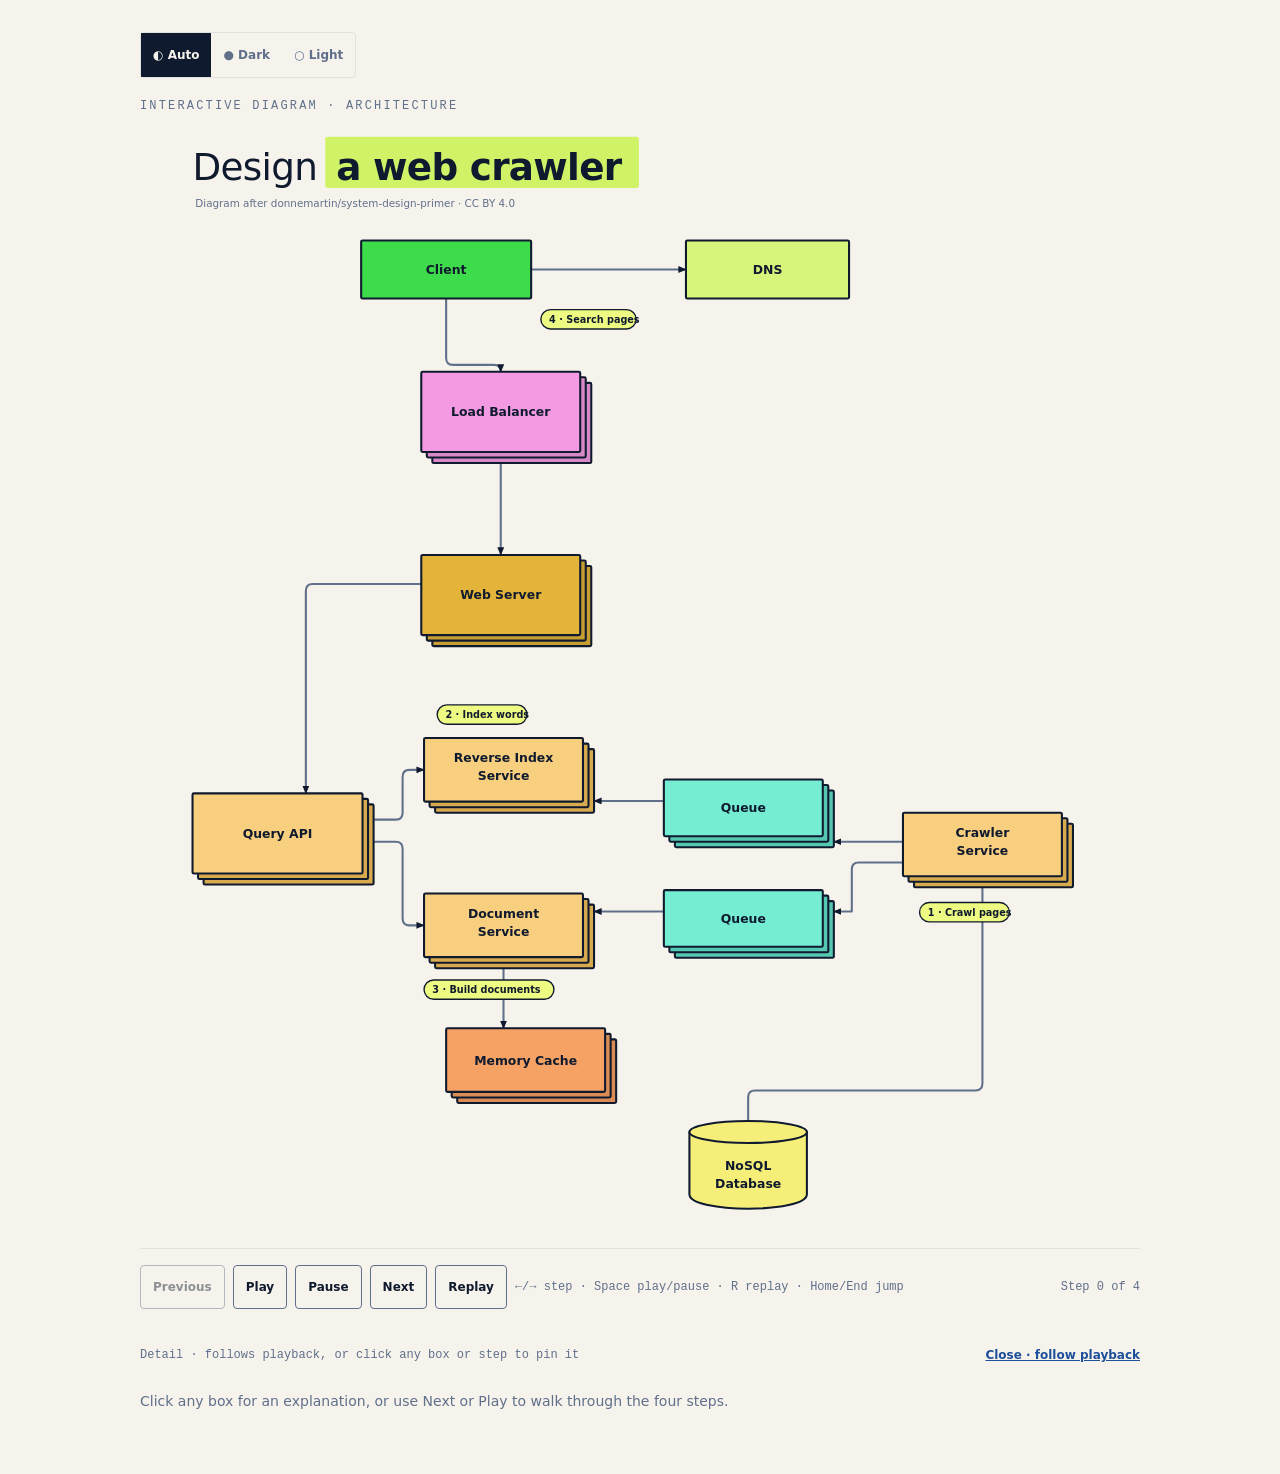
<file: site/diagrams/web-crawler.html>
<!DOCTYPE html>
<html lang="en">
<head>
  <meta charset="UTF-8">
  <meta name="darkreader-lock">
  <meta name="viewport" content="width=device-width, initial-scale=1.0">
      <title>Design a web crawler — interactive diagram</title>
  <style>
    *, *::before, *::after { box-sizing: border-box; }
    :root {
      --color-paper: #f6f3ec;
      --color-panel: #fffdf8;
      --color-ink: #101a2e;
      --color-muted: #60708b;
      --color-soft: #60708b;
      --color-accent: #ff7961;
      --color-lime: #c9f24b;
      --color-link: #96c1ff;
      --color-link-text: #1d4f9a;
      --color-rule: #dfe3df;
      --color-strip: #f0f1ee; --color-pill: #d9ee4a; --color-tag: #eefb82;
      --tint-coral: #fcd7c6; --tint-blue: #dbe9fb; --tint-lime: #f0fab4; --color-ring-o: #a9bfd0; --color-ring-i: #5aa3f2; --color-diag: #3f7f8c;
      --font-sans: Inter, ui-sans-serif, system-ui, -apple-system, "Segoe UI", sans-serif;
      --font-serif: ui-serif, Georgia, "Times New Roman", serif;
      --font-mono: SFMono-Regular, Consolas, "Liberation Mono", Menlo, monospace;
      --motion-fast: 160ms;
      --motion-step: 480ms;
      --motion-hold: 720ms;
      --motion-total: 5040ms;
      --motion-ease: cubic-bezier(.2,.8,.2,1);
    }
    @media (prefers-color-scheme: dark) {
      :root:not([data-theme="light"]) {
        --color-paper: #11151d; --color-panel: #171c26; --color-ink: #ece8de;
        --color-muted: #95a0b4; --color-soft: #95a0b4; --color-rule: #2d3543;
        --color-link-text: #96c1ff; --color-strip: #212836; --color-pill: #b8d63a; --color-tag: #c9f24b;
        --tint-coral: #5a352b; --tint-blue: #25385a; --tint-lime: #3d4a1d; --color-ring-o: #4b6275; --color-ring-i: #4a8fdc; --color-diag: #6fb3c0;
      }
    }
    :root[data-theme="dark"],
    :root:has(#t-dark:checked),
    body:has(#t-dark:checked) {
      --color-paper: #11151d; --color-panel: #171c26; --color-ink: #ece8de;
        --color-muted: #95a0b4; --color-soft: #95a0b4; --color-rule: #2d3543;
        --color-link-text: #96c1ff; --color-strip: #212836; --color-pill: #b8d63a; --color-tag: #c9f24b;
        --tint-coral: #5a352b; --tint-blue: #25385a; --tint-lime: #3d4a1d; --color-ring-o: #4b6275; --color-ring-i: #4a8fdc; --color-diag: #6fb3c0;
    }
    :root[data-theme="light"],
    :root:has(#t-light:checked),
    body:has(#t-light:checked) {
      --color-paper: #f7f7f2; --color-panel: #ffffff; --color-ink: #101a2e;
        --color-muted: #60708b; --color-soft: #60708b; --color-rule: #dfe3df;
        --color-link-text: #1d4f9a; --color-strip: #f0f1ee; --color-pill: #d9ee4a; --color-tag: #eefb82;
        --tint-coral: #fcd7c6; --tint-blue: #dbe9fb; --tint-lime: #f0fab4; --color-ring-o: #a9bfd0; --color-ring-i: #5aa3f2; --color-diag: #3f7f8c;
    }
    html:has(#t-dark:checked) { color-scheme: dark; }
    html:has(#t-light:checked) { color-scheme: light; }
    html { background: var(--color-paper); }
    body {
      margin: 0;
      min-height: 100vh;
      padding: 32px 16px 48px;
      color: var(--color-ink);
      background: var(--color-paper);
      font-family: var(--font-sans);
      display: grid;
      justify-items: center;
    }
    [data-motion-root] { width: min(100%, 1000px); max-width: 100%; min-width: 0; outline: none; }
    .topbar {
      display: flex; flex-wrap: wrap; align-items: center; justify-content: space-between;
      gap: 12px; margin-bottom: 20px;
    }
    .back {
      color: var(--color-link-text); font: 500 14px/1.4 var(--font-sans);
      min-height: 44px; display: inline-flex; align-items: center;
    }
    .back:focus-visible, .node-link:focus-visible, .follow:focus-visible {
      outline: 3px solid var(--color-accent); outline-offset: 2px;
    }
    .theme { display: inline-flex; border: 1px solid var(--color-rule); border-radius: 4px; padding: 0; margin: 0; min-width: 0; }
    .theme legend { position: absolute; width: 1px; height: 1px; overflow: hidden; clip: rect(0,0,0,0); }
    .theme input { position: absolute; opacity: 0; width: 1px; height: 1px; }
    .theme label {
      display: inline-flex; align-items: center; justify-content: center;
      min-width: 44px; min-height: 44px; padding: 0 12px; cursor: pointer;
      color: var(--color-muted); font: 600 12px/1 var(--font-sans);
    }
    .theme input:checked + label { background: var(--color-ink); color: var(--color-paper); }
    .theme input:focus-visible + label { outline: 3px solid var(--color-accent); outline-offset: -3px; }
    .eyebrow {
      margin: 0 0 8px;
      color: var(--color-muted);
      font: 500 12px/1.4 var(--font-mono);
      letter-spacing: .18em;
      text-transform: uppercase;
    }
    h1.sr-only-h { position: absolute; width: 1px; height: 1px; overflow: hidden; clip: rect(0,0,0,0); }
    svg { display: block; width: 100%; min-width: 0; height: auto; }
    .diagram-container { position: relative; width: 100%; overflow: visible; }
    .bg { fill: var(--color-paper); }
    .title { fill: var(--color-ink); font: 400 64px var(--font-sans); letter-spacing: -1px; }
    .b { font-weight: 800; }
    .title-key { fill: #101a2e; font-weight: 800; }
    .card-box { fill: var(--color-panel); stroke: var(--color-rule); stroke-width: 2; }
    .card-box.soft { fill: var(--color-strip); stroke: var(--color-rule); }
    .edge-crm { stroke: #ff9a7a; stroke-width: 3; }
    .edge-enr { stroke: #5ac8f0; stroke-width: 3; }
    .strip { fill: var(--color-strip); }
    .t-coral { fill: var(--tint-coral); }
    .t-blue { fill: var(--tint-blue); }
    .t-lime { fill: var(--tint-lime); }
    .pill { fill: var(--color-panel); stroke: var(--color-pill); stroke-width: 3; transition: stroke-width var(--motion-fast); }
    .pill-ul { fill: var(--color-pill); opacity: .85; }
    .pill-t { fill: var(--color-ink); font-weight: 700; font-family: var(--font-sans); letter-spacing: -.5px; }
    .tag { fill: var(--color-tag); }
    .tag-t { fill: #101a2e; font: 500 20px var(--font-sans); }
    .txt { fill: var(--color-ink); font-family: var(--font-sans); }
    .txt-b { fill: var(--color-ink); font-family: var(--font-sans); font-weight: 700; }
    .txt-m { fill: var(--color-muted); font-family: var(--font-sans); font-weight: 500; }
    .ico { fill: var(--color-rule); }
    .chip-c { fill: var(--color-panel); stroke: var(--color-rule); stroke-width: 3; }
    .chip-d { fill: var(--color-ink); }
    .logo-bg { fill: #fff; stroke: var(--color-rule); stroke-width: 0.8; }
    .ico-l { fill: var(--color-ink); font-family: var(--font-sans); font-weight: 700; pointer-events: none; }
    .dot-lime { fill: #c9f24b; }
    .dot-red { fill: #ef4b4b; }
    .ph { fill: var(--color-strip); stroke: var(--color-rule); }
    .line { fill: none; stroke: var(--color-ink); stroke-width: 1.6; }
    .loop { fill: none; stroke: var(--color-ink); stroke-width: 1.6; stroke-dasharray: 5 5; }
    .rule { stroke: var(--color-rule); stroke-width: 1.5; }
    .ring-o { fill: none; stroke: var(--color-ring-o); stroke-width: 10; opacity: .35; }
    .arc-o { fill: none; stroke: var(--color-ring-o); stroke-width: 4; }
    .arc-i { fill: none; stroke: var(--color-ring-i); stroke-width: 3; }
    .diag { fill: none; stroke: var(--color-diag); stroke-width: 3; }
    .mkp { fill: var(--color-ink); }
    .mko { fill: var(--color-ring-o); }
    .mki { fill: var(--color-ring-i); }
    .mkt { fill: var(--color-diag); }
    .node-link { cursor: pointer; }
    .node-link:hover .pill { stroke-width: 5; }
    .motion-ready .is-current .pill { stroke: var(--color-ink); stroke-width: 5; }
    .motion-ready .is-current .tag { fill: #c9f24b; stroke: var(--color-ink); stroke-width: 2; }
    .motion-ready[data-frame="step"] [data-motion-item].is-visible:not(.is-current) { opacity: .28; }

    /* Idle state: whole diagram visible. Dimming applies only while stepping or playing. */
    .motion-ready[data-frame="start"]:not(.is-playing) [data-motion-item] { opacity: 1; transform: none; }

    /* Every box is a link. */
    .box-link { cursor: pointer; }
    .hit { fill: transparent; stroke: transparent; stroke-width: 5; }
    .box-link:is(:hover, :focus-visible) :is(.card-box, .chip-c, .hit, .pill) {
      stroke: #c9f24b; stroke-width: 5; filter: drop-shadow(0 0 1.5px rgba(16,26,46,.7));
    }
    .box-link:focus-visible { outline: 3px solid var(--color-accent); outline-offset: 3px; }

    .motion-ready [data-motion-item] {
      opacity: .12;
      transform: translateY(8px);
      transform-box: fill-box;
      transform-origin: center;
      transition: opacity var(--motion-step) var(--motion-ease),
                  transform var(--motion-step) var(--motion-ease);
    }
    .motion-ready [data-motion-item].is-visible,
    .motion-ready[data-frame="end"] [data-motion-item],
    .motion-ready[data-frame="static"] [data-motion-item] {
      opacity: 1;
      transform: none;
    }

    [data-motion-controls] {
      display: none;
      align-items: center;
      flex-wrap: wrap;
      gap: 8px;
      margin-top: 16px;
      padding-top: 16px;
      border-top: 1px solid var(--color-rule);
    }
    .motion-ready [data-motion-controls] { display: flex; }
    [data-motion-controls][hidden] { display: none !important; }
    [data-motion-controls] button {
      min-width: 44px;
      min-height: 44px;
      padding: 8px 12px;
      border: 1px solid var(--color-muted);
      border-radius: 4px;
      color: var(--color-ink);
      background: var(--color-paper);
      font: 600 12px/1 var(--font-sans);
      cursor: pointer;
    }
    [data-motion-controls] button:hover { border-color: var(--color-accent); }
    [data-motion-controls] button:focus-visible {
      outline: 3px solid var(--color-accent);
      outline-offset: 2px;
    }
    [data-motion-controls] button:disabled { cursor: not-allowed; opacity: .45; }
    .keyboard-help { color: var(--color-muted); font: 400 12px/1.4 var(--font-mono); }
    [data-motion-status-visible] {
      margin-left: auto;
      color: var(--color-muted);
      font: 500 12px/1.4 var(--font-mono);
    }
    .sr-only {
      position: absolute;
      width: 1px;
      height: 1px;
      padding: 0;
      margin: -1px;
      overflow: hidden;
      clip: rect(0,0,0,0);
      white-space: nowrap;
      border: 0;
    }
    noscript p {
      margin: 12px 0 0;
      color: var(--color-muted);
      font: 500 12px/1.4 var(--font-mono);
    }

    /* Detail panel: all cards without JS, follows playback step, or pinned by :target. */
    .panel { margin-top: 24px; scroll-margin-top: 16px; }
    .panel-head { display: flex; flex-wrap: wrap; align-items: center; justify-content: space-between; gap: 8px; margin-bottom: 12px; }
    .panel-head p { margin: 0; color: var(--color-muted); font: 500 12px/1.4 var(--font-mono); }
    .follow { color: var(--color-link-text); font: 600 12px/1 var(--font-sans); min-height: 44px; display: inline-flex; align-items: center; }
    .card {
      margin: 0 0 12px; padding: 16px; border: 1px solid var(--color-rule); border-radius: 6px;
      background: var(--color-panel); scroll-margin-top: 16px;
    }
    .card h2 { margin: 0 0 4px; font: 400 22px/1.2 var(--font-serif); }
    .card .goal { margin: 0 0 12px; color: var(--color-muted); font: 400 14px/1.5 var(--font-sans); }
    .card ul { margin: 0; padding-left: 18px; font: 400 14px/1.6 var(--font-sans); }
    .card code { font: 500 13px var(--font-mono); }
    .hint { display: none; color: var(--color-muted); font: 400 14px/1.5 var(--font-sans); }
    .motion-ready .card { display: none; }
    .motion-ready[data-step-current="0"] .hint { display: block; }
    .motion-ready[data-step-current="1"] #detail-1,
    .motion-ready[data-step-current="2"] #detail-2,
    .motion-ready[data-step-current="3"] #detail-3,
    .motion-ready[data-step-current="4"] #detail-4,
    .motion-ready[data-step-current="5"] #detail-5,
    .motion-ready[data-step-current="6"] #detail-6,
    .motion-ready[data-step-current="7"] #detail-7 { display: block; }
    /* Popup explainers: sit inside the diagram frame, next to the box or pill they explain. */
    .pop {
      --w: min(400px, 92%);
      display: none; position: absolute; z-index: 30; width: var(--w);
      left: min(calc(var(--x) + 10px), calc(100% - var(--w)));
      top: var(--y);
      margin: 0; padding: 20px 22px 22px; border: 1px solid var(--color-rule); border-radius: 14px;
      background: var(--color-panel); color: var(--color-ink); box-shadow: 0 10px 30px rgba(16,26,46,.28);
      scroll-margin: 35vh 0;
    }
    .pop.pl { left: max(0px, min(calc(var(--x) - var(--w) - 10px), calc(100% - var(--w)))); }
    .pop.pu { transform: translateY(calc(-100% + 60px)); }  /* lower half: grow upward so it stays in the frame */
    .pop:target { display: block; border-color: var(--color-accent); }
    .pop h2 { margin: 0 30px 8px 0; font: 400 22px/1.2 var(--font-serif); }
    .pop h3 { margin: 16px 0 4px; color: var(--color-muted); font: 600 11px/1.3 var(--font-mono); letter-spacing: .12em; text-transform: uppercase; }
    .pop p, .pop ul { margin: 0; font: 400 15px/1.55 var(--font-sans); }
    .pop .goal { margin: 0 0 8px; color: var(--color-muted); font-size: 15px; line-height: 1.55; }
    .pop ul { padding-left: 18px; }
    .pop li + li { margin-top: 4px; }
    .pop code { font: 500 13.5px var(--font-mono); }
    .pop .phase-tag { margin: 0 0 4px; }
    .pop-x {
      position: absolute; top: 12px; right: 12px; display: inline-flex; align-items: center; justify-content: center;
      width: 32px; height: 32px; border-radius: 16px; color: var(--color-muted); font: 500 16px/1 var(--font-sans); text-decoration: none;
    }
    .pop-x:hover { color: var(--color-ink); background: var(--color-strip); }
    .pop-x:focus-visible { outline: 3px solid var(--color-accent); outline-offset: 1px; }
    .phase-tag a {
      display: inline-flex; align-items: center; min-height: 22px; padding: 0 9px; border-radius: 11px;
      background: var(--color-tag); color: #101a2e; font: 500 11px/1 var(--font-sans); text-decoration: none;
    }
    .phase-tag a:hover { outline: 2px solid var(--color-ink); }
    .phase-tag a:focus-visible { outline: 3px solid var(--color-accent); outline-offset: 2px; }
    .pop .chips { list-style: none; margin: 0; padding: 0; display: flex; flex-wrap: wrap; gap: 6px; }
    .pop .chips li { padding: 3px 11px; border: 1px solid var(--color-rule); border-radius: 14px; background: var(--color-strip); font: 500 13.5px/1.5 var(--font-sans); }
    .pop .chips a { color: inherit; text-decoration: none; border-bottom: 1px solid transparent; }
    .pop .chips a:hover, .pop .chips a:focus-visible { border-bottom-color: #c9f24b; box-shadow: 0 2px 0 #c9f24b; outline: none; }

    html[data-motion="static"] [data-motion-controls],
    html[data-motion="static"] [data-motion-decorative] { display: none !important; }
    html[data-motion="static"] [data-motion-item] {
      opacity: 1 !important;
      transform: none !important;
      animation: none !important;
      transition: none !important;
    }
    html[data-motion="step"] [data-motion-controls],
    html[data-motion="step"] [data-motion-decorative] { display: none !important; }
    html[data-motion="step"] [data-motion-item] {
      animation: none !important;
      transition: none !important;
    }
    @media (prefers-reduced-motion: reduce) {
      *, *::before, *::after {
        animation-duration: .001ms !important;
        animation-iteration-count: 1 !important;
        scroll-behavior: auto !important;
        transition-duration: .001ms !important;
      }
      [data-motion-item] { opacity: 1 !important; transform: none !important; }
      [data-motion-decorative] { display: none !important; }
      [data-motion-controls] { display: none !important; }
    }
    @media print {
      .diagram-container { overflow-x: visible; }
      .topbar, .theme { display: none !important; }
      [data-motion-controls], [data-motion-decorative] { display: none !important; }
      [data-motion-item] {
        opacity: 1 !important;
        transform: none !important;
        animation: none !important;
        transition: none !important;
      }
      .motion-ready .card { display: block; }
      .pop { display: none !important; }
    }

    /* System Design Primer diagram additions. */
    .sys-arrow { fill: none; stroke: var(--color-muted); stroke-width: 3; stroke-linecap: round; stroke-linejoin: round; }
    .sys-dash { fill: none; stroke: var(--color-muted); stroke-width: 2.5; stroke-dasharray: 9 7; stroke-linecap: round; }
    .sys-box { stroke: #101a2e; stroke-width: 3; }
    .sys-text { fill: #101a2e; font: 700 22px var(--font-sans); pointer-events: none; }
    .sys-small { fill: #101a2e; font: 700 18px var(--font-sans); pointer-events: none; }
    .sys-copy { stroke: #101a2e; stroke-width: 3; opacity: 1; }
    .sys-frame { fill: none; stroke: var(--color-muted); stroke-width: 2.5; stroke-dasharray: 9 7; }
    .sys-frame-label { fill: var(--color-paper); }
    .sys-frame-text { fill: var(--color-muted); font: 700 16px var(--font-mono); letter-spacing: .08em; }
    .edge-label-bg { fill: var(--color-paper); opacity: .98; }
    .edge-label { fill: var(--color-muted); font: 600 14px var(--font-mono); }
    .step-badge { fill: var(--color-tag); stroke: var(--color-ink); stroke-width: 2; }
    .step-badge-t { fill: #101a2e; font: 700 14px var(--font-sans); }
    .cyl { stroke: #101a2e; stroke-width: 3; fill: #f5ef7a; }
    .cyl-back { stroke: #101a2e; stroke-width: 3; }
  </style>
</head>
<body>
  <main id="top" data-motion-root tabindex="-1" data-motion-mode="step" data-step-count="4" data-step-current="4" data-frame="static" data-static-frame="complete">
    <div class="topbar">
      <fieldset class="theme"><legend>Theme</legend><input type="radio" name="theme" id="t-auto" checked><label for="t-auto">◐ Auto</label><input type="radio" name="theme" id="t-dark"><label for="t-dark">● Dark</label><input type="radio" name="theme" id="t-light"><label for="t-light">○ Light</label></fieldset>
    </div>
    <p class="eyebrow">Interactive diagram · architecture</p>
    <h1 class="sr-only-h">Design a web crawler</h1>
    <!-- GENERATED:START -->
<div class="diagram-container"><svg viewBox="0 0 1447 1605" xmlns="http://www.w3.org/2000/svg" role="img" aria-labelledby="web-crawler-title web-crawler-desc">
<title id="web-crawler-title">Design a web crawler</title>
<desc id="web-crawler-desc">A crawler pulls ranked links from NoSQL storage, sends indexing and document jobs through queues, and a search request travels through DNS, a load balancer, web server, and Query API to retrieve indexed titles and snippets.</desc>
<defs><marker id="mk" markerWidth="12" markerHeight="10" refX="11" refY="5" orient="auto" markerUnits="userSpaceOnUse"><path class="mkp" d="M0,0 L12,5 L0,10 Z"/></marker></defs>
<rect class="bg" width="1447" height="1605"/>
<!-- Plain title width: 0.55 × 54 × 7 = 208px. The lime fill pads the bold 421px title by 16px on both sides. -->
<rect x="268" y="20" width="454" height="74" rx="4" fill="#c9f24b" opacity=".82"/>
<text class="title" style="font-size:54px"><tspan x="76" y="82">Design </tspan><tspan class="title-key" x="284" y="82">a web crawler</tspan></text>
<text class="txt-m" x="80" y="122" style="font-size:15px">Diagram after donnemartin/system-design-primer · CC BY 4.0</text>
<g data-motion-item data-step="1" aria-label="Step 1 of 4: Crawl pages"><path class="sys-arrow" d="M1104,1040 H1004" marker-end="url(#mk)"/><path class="sys-arrow" d="M1104,1070 H1040 Q1030,1070 1030,1080 V1141 Q1030,1141 1004,1141" marker-end="url(#mk)"/><path class="sys-arrow" d="M1219,1106 V1390 Q1219,1400 1209,1400 H890 Q880,1400 880,1410 V1460" marker-end="url(#mk)"/></g>
<g data-motion-item data-step="2" aria-label="Step 2 of 4: Index words"><path class="sys-arrow" d="M758,981 H657" marker-end="url(#mk)"/></g>
<g data-motion-item data-step="3" aria-label="Step 3 of 4: Build page documents"><path class="sys-arrow" d="M758,1141 H657" marker-end="url(#mk)"/><path class="sys-arrow" d="M526,1223 V1310" marker-end="url(#mk)"/></g>
<g data-motion-item data-step="4" aria-label="Step 4 of 4: Search pages"><path class="sys-arrow" d="M566,212 H790" marker-end="url(#mk)"/><path class="sys-arrow" d="M443,254 V340 Q443,350 453,350 H512 Q522,350 522,360" marker-end="url(#mk)"/><path class="sys-arrow" d="M522,492 V625" marker-end="url(#mk)"/><path class="sys-arrow" d="M407,667 H250 Q240,667 240,677 V970" marker-end="url(#mk)"/><path class="sys-arrow" d="M340,1008 H370 Q380,1008 380,998 V946 Q380,936 390,936 H411" marker-end="url(#mk)"/><path class="sys-arrow" d="M340,1040 H370 Q380,1040 380,1050 V1151 Q380,1161 390,1161 H411" marker-end="url(#mk)"/></g>
<g data-motion-item data-step="1" aria-label="Step 1 of 4: Crawl pages components">
<a class="box-link" href="#box-crawler-service" aria-label="Crawler Service: open explanation"><rect class="sys-copy" x="1120" y="1014" width="230" height="92" rx="2" fill="#d8aa4e"/><rect class="sys-copy" x="1112" y="1006" width="230" height="92" rx="2" fill="#d8aa4e"/><rect class="sys-box" x="1104" y="998" width="230" height="92" rx="2" fill="#f8cf7e"/><text class="sys-small" text-anchor="middle"><tspan x="1219" y="1033">Crawler</tspan><tspan x="1219" y="1059">Service</tspan></text><rect class="hit" x="1100" y="994" width="254" height="116"/></a>
<a class="box-link" href="#box-index-queue" aria-label="Reverse index queue: open explanation"><rect class="sys-copy" x="774" y="966" width="230" height="82" rx="2" fill="#55c8b1"/><rect class="sys-copy" x="766" y="958" width="230" height="82" rx="2" fill="#55c8b1"/><rect class="sys-box" x="758" y="950" width="230" height="82" rx="2" fill="#74edd3"/><text class="sys-small" text-anchor="middle"><tspan x="873" y="997">Queue</tspan></text><rect class="hit" x="754" y="946" width="254" height="106"/></a>
<a class="box-link" href="#box-document-queue" aria-label="Document queue: open explanation"><rect class="sys-copy" x="774" y="1126" width="230" height="82" rx="2" fill="#55c8b1"/><rect class="sys-copy" x="766" y="1118" width="230" height="82" rx="2" fill="#55c8b1"/><rect class="sys-box" x="758" y="1110" width="230" height="82" rx="2" fill="#74edd3"/><text class="sys-small" text-anchor="middle"><tspan x="873" y="1157">Queue</tspan></text><rect class="hit" x="754" y="1106" width="254" height="106"/></a>
<a class="box-link" href="#box-nosql" aria-label="NoSQL Database: open explanation"><path class="cyl" d="M795,1460 C795,1450 965,1450 965,1460 V1550 C965,1578 795,1578 795,1550 Z"/><ellipse class="cyl" cx="880" cy="1460" rx="85" ry="16"/><text class="sys-small" text-anchor="middle"><tspan x="880" y="1515">NoSQL</tspan><tspan x="880" y="1541">Database</tspan></text><rect class="hit" x="791" y="1440" width="178" height="142"/></a>
<a href="#pop-1" class="box-link" aria-label="Step 1: Crawl pages"><rect class="step-badge" x="1128" y="1128" width="130" height="28" rx="14"/><text class="step-badge-t" x="1140" y="1147">1 · Crawl pages</text></a></g>
<g data-motion-item data-step="2" aria-label="Step 2 of 4: Index words components"><a class="box-link" href="#box-reverse-index-service" aria-label="Reverse Index Service: open explanation"><rect class="sys-copy" x="427" y="906" width="230" height="92" rx="2" fill="#d8aa4e"/><rect class="sys-copy" x="419" y="898" width="230" height="92" rx="2" fill="#d8aa4e"/><rect class="sys-box" x="411" y="890" width="230" height="92" rx="2" fill="#f8cf7e"/><text class="sys-small" text-anchor="middle"><tspan x="526" y="925">Reverse Index</tspan><tspan x="526" y="951">Service</tspan></text><rect class="hit" x="407" y="886" width="254" height="116"/></a><a href="#pop-2" class="box-link" aria-label="Step 2: Index words"><rect class="step-badge" x="430" y="842" width="130" height="28" rx="14"/><text class="step-badge-t" x="442" y="861">2 · Index words</text></a></g>
<g data-motion-item data-step="3" aria-label="Step 3 of 4: Build page documents components"><a class="box-link" href="#box-document-service" aria-label="Document Service: open explanation"><rect class="sys-copy" x="427" y="1131" width="230" height="92" rx="2" fill="#d8aa4e"/><rect class="sys-copy" x="419" y="1123" width="230" height="92" rx="2" fill="#d8aa4e"/><rect class="sys-box" x="411" y="1115" width="230" height="92" rx="2" fill="#f8cf7e"/><text class="sys-small" text-anchor="middle"><tspan x="526" y="1150">Document</tspan><tspan x="526" y="1176">Service</tspan></text><rect class="hit" x="407" y="1111" width="254" height="116"/></a><a class="box-link" href="#box-memory-cache" aria-label="Memory Cache: open explanation"><rect class="sys-copy" x="459" y="1326" width="230" height="92" rx="2" fill="#da8c54"/><rect class="sys-copy" x="451" y="1318" width="230" height="92" rx="2" fill="#da8c54"/><rect class="sys-box" x="443" y="1310" width="230" height="92" rx="2" fill="#f6a265"/><text class="sys-small" text-anchor="middle"><tspan x="558" y="1363">Memory Cache</tspan></text><rect class="hit" x="439" y="1306" width="254" height="116"/></a><a href="#pop-3" class="box-link" aria-label="Step 3: Build page documents"><rect class="step-badge" x="411" y="1240" width="188" height="28" rx="14"/><text class="step-badge-t" x="423" y="1259">3 · Build documents</text></a></g>
<g data-motion-item data-step="4" aria-label="Step 4 of 4: Search pages components"><a class="box-link" href="#box-client" aria-label="Client: open explanation"><rect class="sys-box" x="320" y="170" width="246" height="84" rx="2" fill="#3ddc4a"/><text class="sys-small" text-anchor="middle"><tspan x="443" y="218">Client</tspan></text><rect class="hit" x="316" y="166" width="254" height="92"/></a><a class="box-link" href="#box-dns" aria-label="DNS: open explanation"><rect class="sys-box" x="790" y="170" width="236" height="84" rx="2" fill="#d6f57a"/><text class="sys-small" text-anchor="middle"><tspan x="908" y="218">DNS</tspan></text><rect class="hit" x="786" y="166" width="244" height="92"/></a><a class="box-link" href="#box-load-balancer" aria-label="Load Balancer: open explanation"><rect class="sys-copy" x="423" y="376" width="230" height="116" rx="2" fill="#d688c7"/><rect class="sys-copy" x="415" y="368" width="230" height="116" rx="2" fill="#d688c7"/><rect class="sys-box" x="407" y="360" width="230" height="116" rx="2" fill="#f39ae2"/><text class="sys-small" text-anchor="middle"><tspan x="522" y="424">Load Balancer</tspan></text><rect class="hit" x="403" y="356" width="254" height="140"/></a><a class="box-link" href="#box-web-server" aria-label="Web Server: open explanation"><rect class="sys-copy" x="423" y="641" width="230" height="116" rx="2" fill="#c89e33"/><rect class="sys-copy" x="415" y="633" width="230" height="116" rx="2" fill="#c89e33"/><rect class="sys-box" x="407" y="625" width="230" height="116" rx="2" fill="#e3b33a"/><text class="sys-small" text-anchor="middle"><tspan x="522" y="689">Web Server</tspan></text><rect class="hit" x="403" y="621" width="254" height="140"/></a><a class="box-link" href="#box-query-api" aria-label="Query API: open explanation"><rect class="sys-copy" x="92" y="986" width="246" height="116" rx="2" fill="#d8aa4e"/><rect class="sys-copy" x="84" y="978" width="246" height="116" rx="2" fill="#d8aa4e"/><rect class="sys-box" x="76" y="970" width="246" height="116" rx="2" fill="#f8cf7e"/><text class="sys-small" text-anchor="middle"><tspan x="199" y="1034">Query API</tspan></text><rect class="hit" x="72" y="966" width="270" height="140"/></a><a href="#pop-4" class="box-link" aria-label="Step 4: Search pages"><rect class="step-badge" x="580" y="270" width="138" height="28" rx="14"/><text class="step-badge-t" x="592" y="289">4 · Search pages</text></a></g>
</svg>
<article class="pop phase-pop pl pu" id="pop-1" style="--x: 82.4%; --y: 71.2%"><a class="pop-x" href="#close-card" aria-label="Close explanation">✕</a><h2>1 · Crawl pages</h2><p class="goal">Crawler Service pulls ranked links, avoids already-crawled pages, and sends follow-on work through two queues.</p></article>
<article class="pop phase-pop" id="pop-2" style="--x: 34.2%; --y: 53.3%"><a class="pop-x" href="#close-card" aria-label="Close explanation">✕</a><h2>2 · Index words</h2><p class="goal">The reverse-index queue feeds the service that maps words to the pages that contain them.</p></article>
<article class="pop phase-pop pu" id="pop-3" style="--x: 53.1%; --y: 70.8%"><a class="pop-x" href="#close-card" aria-label="Close explanation">✕</a><h2>3 · Build documents</h2><p class="goal">The document queue feeds the service that creates static titles and snippets for pages.</p></article>
<article class="pop phase-pop" id="pop-4" style="--x: 44.9%; --y: 17.7%"><a class="pop-x" href="#close-card" aria-label="Close explanation">✕</a><h2>4 · Search pages</h2><p class="goal">A client request reaches Query API, which uses the reverse index and document service to return relevant pages.</p></article>
<article class="pop box-card" id="box-client" style="--x: 30.6%; --y: 13.2%"><a class="pop-x" href="#close-card" aria-label="Close explanation">✕</a><h2>Client</h2><p class="phase-tag"><a href="#pop-4">Step 4 · Search pages</a></p><h3>What it is</h3><p>The user enters a search term and sees relevant pages.</p><h3>Its job here</h3><p>It asks DNS where to connect, then sends the search request to Load Balancer. It receives titles and snippets in the result.</p><h3>In the primer</h3><p><a href="../topics/domain-name-system.html#sources-and-further-reading-5" target="_top">Domain name system →</a></p></article>
<article class="pop box-card" id="box-dns" style="--x: 62.8%; --y: 13.2%"><a class="pop-x" href="#close-card" aria-label="Close explanation">✕</a><h2>DNS</h2><p class="phase-tag"><a href="#pop-4">Step 4 · Search pages</a></p><h3>What it is</h3><p>DNS resolves a name so the client can find the service.</p><h3>Its job here</h3><p>It receives the lookup from Client and gives back the connection destination. Client then sends its request to Load Balancer.</p><h3>Trade-off</h3><p>DNS is an extra dependency before the request reaches the crawler system.</p><h3>In the primer</h3><p><a href="../topics/domain-name-system.html#disadvantages-dns" target="_top">Domain name system › Disadvantages →</a></p></article>
<article class="pop box-card" id="box-load-balancer" style="--x: 36.1%; --y: 26.1%"><a class="pop-x" href="#close-card" aria-label="Close explanation">✕</a><h2>Load Balancer</h2><p class="phase-tag"><a href="#pop-4">Step 4 · Search pages</a></p><h3>What it is</h3><p>A load balancer distributes incoming requests across service instances.</p><h3>Its job here</h3><p>It receives the search request from Client and passes it to Web Server. The stacked copies show that it can have several instances.</p><h3>Trade-off</h3><p>It adds another component to operate before requests reach Web Server.</p><h3>In the primer</h3><p><a href="../topics/load-balancer.html#horizontal-scaling" target="_top">Load balancer › Horizontal scaling →</a></p></article>
<article class="pop box-card" id="box-web-server" style="--x: 36.1%; --y: 41.6%"><a class="pop-x" href="#close-card" aria-label="Close explanation">✕</a><h2>Web Server</h2><p class="phase-tag"><a href="#pop-4">Step 4 · Search pages</a></p><h3>What it is</h3><p>The public web layer accepts the client request.</p><h3>Its job here</h3><p>It receives traffic from Load Balancer and forwards the request to Query API. The response returns through this web layer to Client.</p><h3>Trade-off</h3><p>Using a reverse proxy adds another hop in the request path.</p><h3>In the primer</h3><p><a href="../topics/reverse-proxy-web-server.html#load-balancer-vs-reverse-proxy" target="_top">Reverse proxy › Load balancer vs reverse proxy →</a></p></article>
<article class="pop box-card pu" id="box-query-api" style="--x: 13.8%; --y: 64.0%"><a class="pop-x" href="#close-card" aria-label="Close explanation">✕</a><h2>Query API</h2><p class="phase-tag"><a href="#pop-4">Step 4 · Search pages</a></p><h3>What it is</h3><p>The public REST API parses a search query.</p><h3>Its job here</h3><p>Web Server forwards the request here. Query API uses Reverse Index Service, then Document Service, to return matching pages with titles and snippets.</p><h3>Trade-off</h3><p>Query parsing adds work before results can be returned.</p><h3>In the primer</h3><p><a href="../topics/communication.html#representational-state-transfer-rest" target="_top">Communication › REST →</a></p></article>
<article class="pop box-card pu" id="box-reverse-index-service" style="--x: 36.4%; --y: 58.3%"><a class="pop-x" href="#close-card" aria-label="Close explanation">✕</a><h2>Reverse Index Service</h2><p class="phase-tag"><a href="#pop-2">Step 2 · Index words</a></p><h3>What it is</h3><p>This service builds a reverse index of words to pages.</p><h3>Its job here</h3><p>Index Queue delivers crawl jobs to it. It returns documents that match a query to Query API.</p><h3>Trade-off</h3><p>Generating the index is separate work from crawling pages.</p><h3>In the primer</h3><p><a href="../topics/how-to-approach-a-system-design-interview-question.html#step-3-design-core-components" target="_top">Interview approach › Design core components →</a></p></article>
<article class="pop box-card pu" id="box-document-service" style="--x: 36.4%; --y: 71.7%"><a class="pop-x" href="#close-card" aria-label="Close explanation">✕</a><h2>Document Service</h2><p class="phase-tag"><a href="#pop-3">Step 3 · Build documents</a></p><h3>What it is</h3><p>This service creates static titles and snippets for pages.</p><h3>Its job here</h3><p>Document Queue delivers crawl jobs to it. It passes page documents to Memory Cache and Query API uses it to return titles and snippets.</p><h3>Trade-off</h3><p>Titles and snippets are static and do not change for each query.</p><h3>In the primer</h3><p><a href="../topics/cache.html#application-caching" target="_top">Cache › Application caching →</a></p></article>
<article class="pop box-card pu" id="box-index-queue" style="--x: 60.3%; --y: 61.1%"><a class="pop-x" href="#close-card" aria-label="Close explanation">✕</a><h2>Reverse index queue</h2><p class="phase-tag"><a href="#pop-1">Step 1 · Crawl pages</a></p><h3>What it is</h3><p>A queue holds reverse-index jobs.</p><h3>Its job here</h3><p>Crawler Service adds a job here after it crawls a link. The queue hands that job to Reverse Index Service.</p><h3>Trade-off</h3><p>A queue separates crawling from indexing, so the work does not have to finish in the crawler loop.</p><h3>In the primer</h3><p><a href="../topics/asynchronism.html#message-queues" target="_top">Asynchronism › Message queues →</a></p></article>
<article class="pop box-card pu" id="box-document-queue" style="--x: 60.3%; --y: 71.1%"><a class="pop-x" href="#close-card" aria-label="Close explanation">✕</a><h2>Document queue</h2><p class="phase-tag"><a href="#pop-1">Step 1 · Crawl pages</a></p><h3>What it is</h3><p>A queue holds document-generation jobs.</p><h3>Its job here</h3><p>Crawler Service adds a job here after it crawls a link. The queue hands that job to Document Service.</p><h3>Trade-off</h3><p>A queue separates document work from the crawler loop.</p><h3>In the primer</h3><p><a href="../topics/asynchronism.html#message-queues" target="_top">Asynchronism › Message queues →</a></p></article>
<article class="pop box-card pl pu" id="box-crawler-service" style="--x: 84.2%; --y: 65.0%"><a class="pop-x" href="#close-card" aria-label="Close explanation">✕</a><h2>Crawler Service</h2><p class="phase-tag"><a href="#pop-1">Step 1 · Crawl pages</a></p><h3>What it is</h3><p>The service processes the highest-ranked page link in a loop.</p><h3>Its job here</h3><p>It reads ranked links and signatures from NoSQL, then adds jobs to both queues. It writes the crawled link and page signature back to NoSQL.</p><h3>Examples</h3><ul class="chips"><li>Jaccard index</li><li>Cosine similarity</li></ul><h3>Trade-off</h3><p>It must detect similar pages so a graph cycle does not become an infinite loop.</p><h3>In the primer</h3><p><a href="../topics/database.html#key-value-store" target="_top">Database › Key-value store →</a></p></article>
<article class="pop box-card pl pu" id="box-memory-cache" style="--x: 38.6%; --y: 84.5%"><a class="pop-x" href="#close-card" aria-label="Close explanation">✕</a><h2>Memory Cache</h2><p class="phase-tag"><a href="#pop-3">Step 3 · Build documents</a></p><h3>What it is</h3><p>A memory cache keeps generated page documents ready to read.</p><h3>Its job here</h3><p>Document Service feeds it with titles and snippets. Query API can use those documents after Reverse Index Service finds matching pages.</p><h3>Trade-off</h3><p>Cached data can require an update strategy as pages are crawled again.</p><h3>In the primer</h3><p><a href="../topics/cache.html#when-to-update-the-cache" target="_top">Cache › When to update the cache →</a></p></article>
<article class="pop box-card pu" id="box-nosql" style="--x: 60.8%; --y: 94.2%"><a class="pop-x" href="#close-card" aria-label="Close explanation">✕</a><h2>NoSQL Database</h2><p class="phase-tag"><a href="#pop-1">Step 1 · Crawl pages</a></p><h3>What it is</h3><p>A key-value NoSQL database stores links to crawl and crawled links with signatures.</p><h3>Its job here</h3><p>Crawler Service reads the next ranked link and checks similar page signatures here. It then removes the link to crawl and inserts the crawled link and signature.</p><h3>Examples</h3><ul class="chips"><li>Redis</li></ul><h3>Trade-off</h3><p>Choosing SQL or NoSQL depends on the use cases and trade-offs.</p><h3>In the primer</h3><p><a href="../topics/database.html#sql-or-nosql" target="_top">Database › SQL or NoSQL →</a></p></article>
</div>
<!-- GENERATED:END -->
    <div data-motion-controls role="group" aria-label="Diagram playback controls">
      <button type="button" data-motion-action="prev">Previous</button>
      <button type="button" data-motion-action="play" aria-pressed="false">Play</button>
      <button type="button" data-motion-action="pause" aria-pressed="true">Pause</button>
      <button type="button" data-motion-action="next">Next</button>
      <button type="button" data-motion-action="replay">Replay</button>
      <span class="keyboard-help">←/→ step · Space play/pause · R replay · Home/End jump</span>
      <span data-motion-status-visible aria-hidden="true">Step <span data-motion-step-label>4</span> of 4</span>
    </div>
    <p class="sr-only" data-motion-status role="status" aria-live="polite" aria-atomic="true"></p>
    <noscript><p>Animation controls require JavaScript. The complete final diagram is shown above.</p></noscript>
    <i id="close-card" aria-hidden="true"></i>
    <section class="panel" id="panel" aria-label="Step detail"><div class="panel-head"><p>Detail · follows playback, or click any box or step to pin it</p><a class="follow" href="#close-card">Close · follow playback</a></div><p class="hint">Click any box for an explanation, or use Next or Play to walk through the four steps.</p><article class="card" id="detail-1"><h2>1 · Crawl pages</h2><p class="goal">Crawler Service pulls ranked links, checks crawled signatures, and sends indexing and document jobs through queues.</p><p>It stores processed links and signatures in NoSQL.</p></article>
<article class="card" id="detail-2"><h2>2 · Index words</h2><p class="goal">Reverse Index Service creates the map from words to the pages that contain them.</p><p>The queue lets indexing run separately from crawling.</p></article>
<article class="card" id="detail-3"><h2>3 · Build page documents</h2><p class="goal">Document Service creates static titles and snippets for pages.</p><p>Generated documents are ready for a later search response.</p></article>
<article class="card" id="detail-4"><h2>4 · Search pages</h2><p class="goal">Client reaches Query API through DNS, Load Balancer, and Web Server.</p><p>Query API uses the reverse index and page documents to return relevant pages.</p></article></section>
  </main>

  <script data-diagram-controls>
    (() => {
      const params = new URLSearchParams(location.search);
      const staticOverride = params.get('motion') === 'static' || document.documentElement.dataset.motion === 'static';
      const requestedStep = params.get('step');
      const reduce = matchMedia('(prefers-reduced-motion: reduce)');
      document.fonts.ready.then(() => { document.documentElement.dataset.fontsReady = 'true'; });

      document.querySelectorAll('[data-motion-root]').forEach((root) => {
        const count = Number(root.dataset.stepCount);
        const hold = parseFloat(getComputedStyle(root).getPropertyValue('--motion-hold')) || 720;
        const parsedStep = requestedStep !== null && /^\d+$/.test(requestedStep) ? Number(requestedStep) : null;
        const exactStep = params.get('motion') === 'step' && Number.isSafeInteger(parsedStep) && parsedStep >= 0 && parsedStep <= count ? parsedStep : null;
        const items = [...root.querySelectorAll('[data-motion-item]')];
        const labels = Array.from({ length: count + 1 }, (_, index) => index === 0
          ? 'Ready'
          : items.filter((item) => !item.hasAttribute('data-motion-decorative') && Number(item.dataset.step) === index)
              .map((item) => item.getAttribute('aria-label')).join('; '));
        const controls = root.querySelector('[data-motion-controls]');
        const status = root.querySelector('[data-motion-status]');
        const visibleStep = root.querySelector('[data-motion-step-label]');
        let step = count;
        let timer = 0;
        let playing = false;
        let stepBeforeReduce = 0;
        let resumeAfterReduce = root.dataset.motionMode === 'reveal';

        const buttons = (action) => controls.querySelector(`[data-motion-action="${action}"]`);
        const clearClock = () => { window.clearTimeout(timer); timer = 0; };
        const announce = () => { status.textContent = `Step ${step} of ${count}: ${labels[step] || 'Complete'}`; };
        const setControlsAvailable = (available) => {
          controls.hidden = !available;
          controls.setAttribute('aria-hidden', String(!available));
          controls.dataset.playbackDisabled = String(!available);
          controls.querySelectorAll('button').forEach((control) => { control.disabled = !available; });
        };

        function render(next, userInitiated = false) {
          step = Math.max(0, Math.min(count, next));
          root.dataset.stepCurrent = String(step);
          root.dataset.frame = step === count ? 'end' : step === 0 ? 'start' : 'step';
          items.forEach((item) => {
            const itemStep = Number(item.dataset.step);
            item.classList.toggle('is-visible', itemStep <= step);
            item.classList.toggle('is-current', itemStep === step);
          });
          if (visibleStep) visibleStep.textContent = String(step);
          const unavailable = controls.dataset.playbackDisabled === 'true';
          buttons('prev').disabled = unavailable || step === 0;
          buttons('next').disabled = unavailable || step === count;
          if (userInitiated) announce();
        }

        function pause(userInitiated = false) {
          clearClock();
          playing = false;
          root.classList.remove('is-playing');
          buttons('play').setAttribute('aria-pressed', 'false');
          buttons('pause').setAttribute('aria-pressed', 'true');
          if (userInitiated) status.textContent = `Paused at step ${step} of ${count}`;
        }

        function finish() {
          pause(false);
          root.dataset.frame = 'end';
          status.textContent = `Complete · step ${count} of ${count}`;
        }

        function tick() {
          if (!playing) return;
          if (step >= count) { finish(); return; }
          render(step + 1, false);
          if (step >= count) { finish(); return; }
          timer = window.setTimeout(tick, hold);
        }

        function play(fromStart = false, userInitiated = false) {
          clearClock();
          if (fromStart || step >= count) render(0, userInitiated);
          playing = true;
          root.classList.add('is-playing');
          buttons('play').setAttribute('aria-pressed', 'true');
          buttons('pause').setAttribute('aria-pressed', 'false');
          timer = window.setTimeout(tick, hold);
        }

        controls.addEventListener('click', (event) => {
          const button = event.target.closest('[data-motion-action]');
          if (!button) return;
          const action = button.dataset.motionAction;
          if (action === 'play') play(false, true);
          if (action === 'pause') pause(true);
          if (action === 'replay') play(true, true);
          if (action === 'prev') { pause(false); render(step - 1, true); }
          if (action === 'next') { pause(false); render(step + 1, true); }
        });

        root.addEventListener('keydown', (event) => {
          if (event.target.matches('input, textarea, select, a[href]')) return;
          const keys = { ArrowLeft: step - 1, ArrowRight: step + 1, Home: 0, End: count };
          if (event.code === 'Space' && !event.target.closest('button')) {
            event.preventDefault();
            playing ? pause(true) : play(false, true);
            return;
          }
          if (!event.ctrlKey && !event.metaKey && !event.altKey && event.key.toLowerCase() === 'r') {
            event.preventDefault();
            play(true, true);
            return;
          }
          if (!(event.key in keys)) return;
          event.preventDefault();
          pause(false);
          render(keys[event.key], true);
        });

        document.addEventListener('visibilitychange', () => {
          if (document.visibilityState === 'hidden' && playing) pause(false);
        });
        reduce.addEventListener('change', (event) => {
          if (event.matches && root.dataset.motionState !== 'reduced') {
            stepBeforeReduce = step;
            resumeAfterReduce = playing;
          }
          pause(false);
          if (event.matches) {
            setControlsAvailable(false);
            render(count, false);
            root.dataset.frame = 'static';
            root.dataset.motionState = 'reduced';
            status.textContent = 'Reduced motion · complete static frame · playback controls unavailable';
          } else if (staticOverride || root.dataset.motionMode === 'none') {
            setControlsAvailable(false);
            render(count, false);
            root.dataset.frame = 'static';
            root.dataset.motionState = 'static';
            status.textContent = 'Static frame · complete diagram · playback controls unavailable';
          } else {
            delete root.dataset.motionState;
            if (exactStep !== null) {
              setControlsAvailable(false);
              render(exactStep, false);
              root.dataset.frame = 'step';
              root.dataset.motionState = 'test';
              status.textContent = `Test frame · step ${step} of ${count} · playback controls unavailable`;
            } else {
              setControlsAvailable(true);
              render(stepBeforeReduce, false);
              status.textContent = `Ready · step ${step} of ${count}`;
              if (resumeAfterReduce && root.dataset.motionMode === 'reveal') {
                play(false, false);
              }
            }
            resumeAfterReduce = false;
          }
        });

        if (staticOverride) {
          document.documentElement.dataset.motion = 'static';
          pause(false);
          setControlsAvailable(false);
          render(count, false);
          root.dataset.frame = 'static';
          root.dataset.motionState = 'static';
          status.textContent = 'Static frame · complete diagram · playback controls unavailable';
        } else if (reduce.matches || root.dataset.motionMode === 'none') {
          pause(false);
          setControlsAvailable(false);
          render(count, false);
          root.dataset.frame = 'static';
          root.dataset.motionState = reduce.matches ? 'reduced' : 'static';
          status.textContent = reduce.matches
            ? 'Reduced motion · complete static frame · playback controls unavailable'
            : 'Static frame · complete diagram · playback controls unavailable';
        } else if (exactStep !== null) {
          document.documentElement.dataset.motion = 'step';
          pause(false);
          setControlsAvailable(false);
          render(exactStep, false);
          root.dataset.frame = 'step';
          root.dataset.motionState = 'test';
          status.textContent = `Test frame · step ${step} of ${count} · playback controls unavailable`;
        } else if (root.dataset.motionMode === 'reveal') {
          setControlsAvailable(true);
          render(0, false);
          play(false, false);
        } else {
          pause(false);
          setControlsAvailable(true);
          render(0, false);
          status.textContent = `Ready · step 0 of ${count}`;
        }
        root.classList.add('motion-ready');
      });
    })();
  </script>
</body>
</html>
</file>
